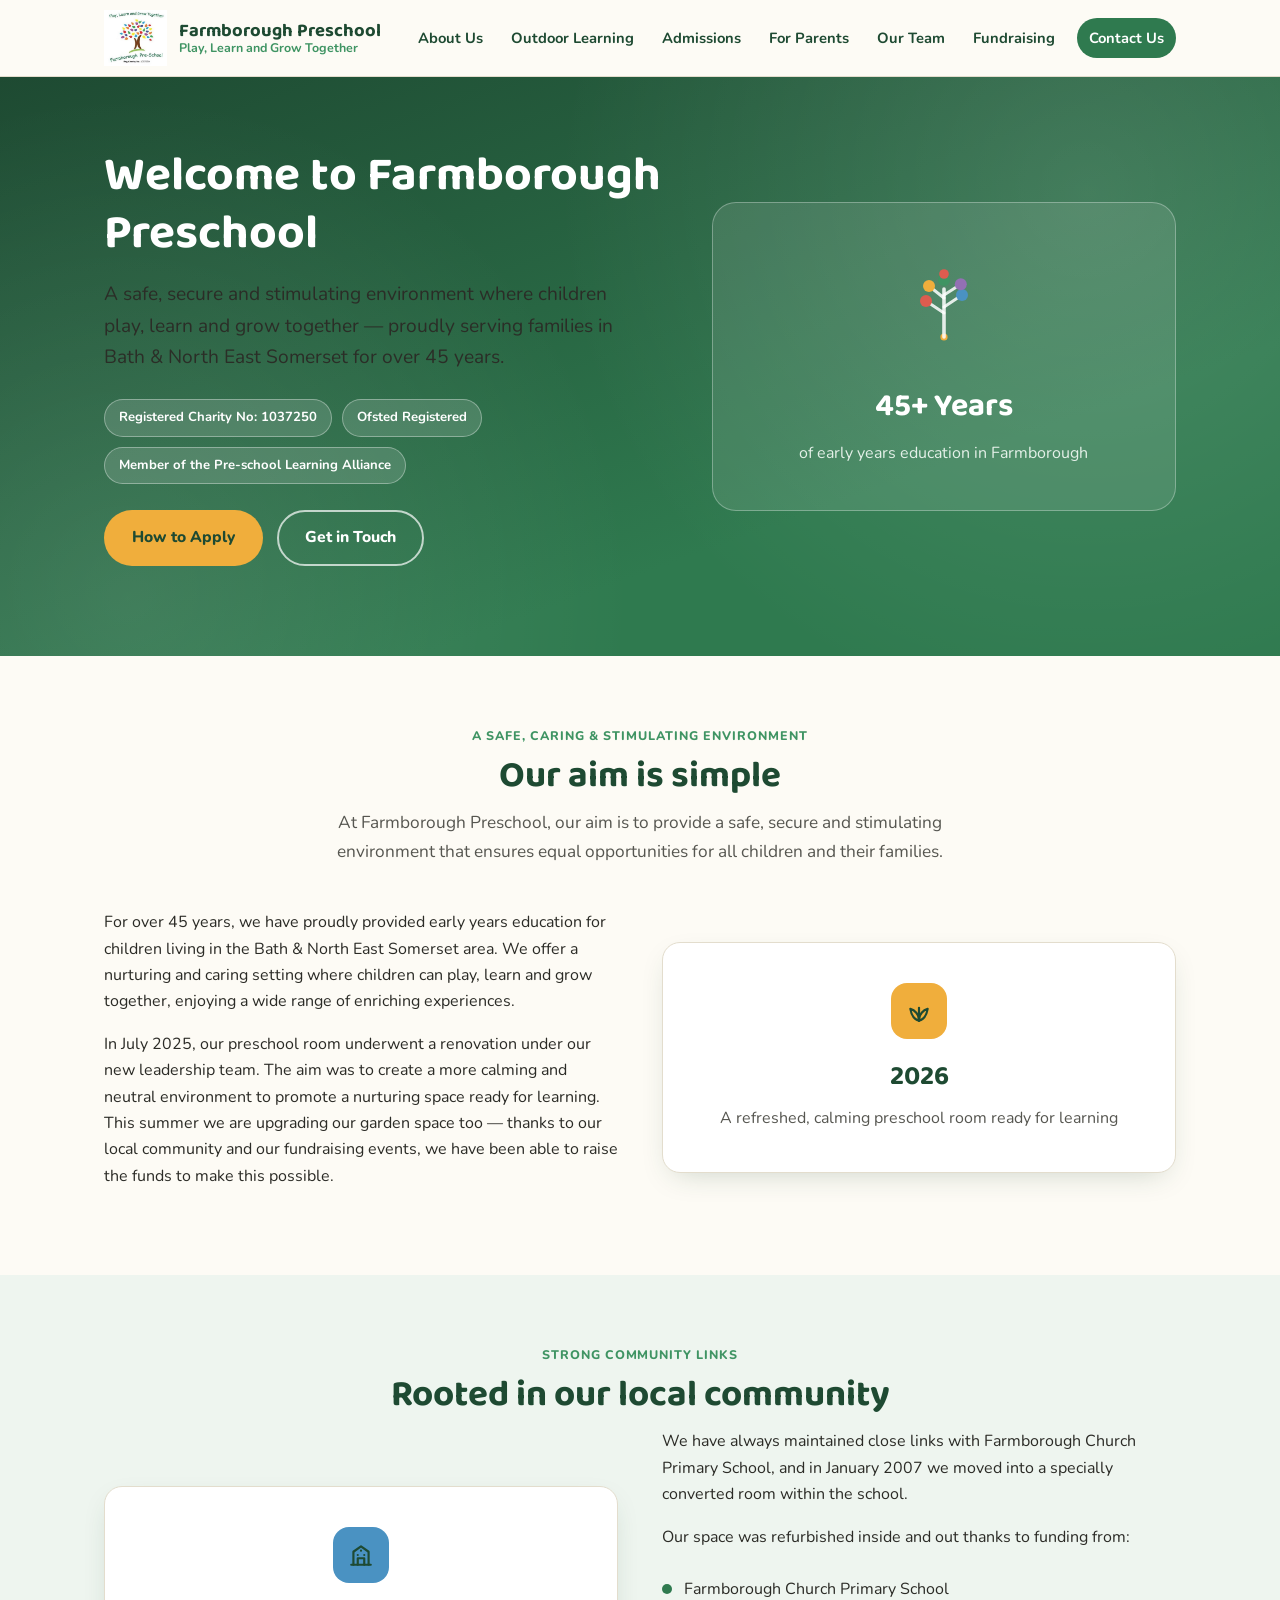
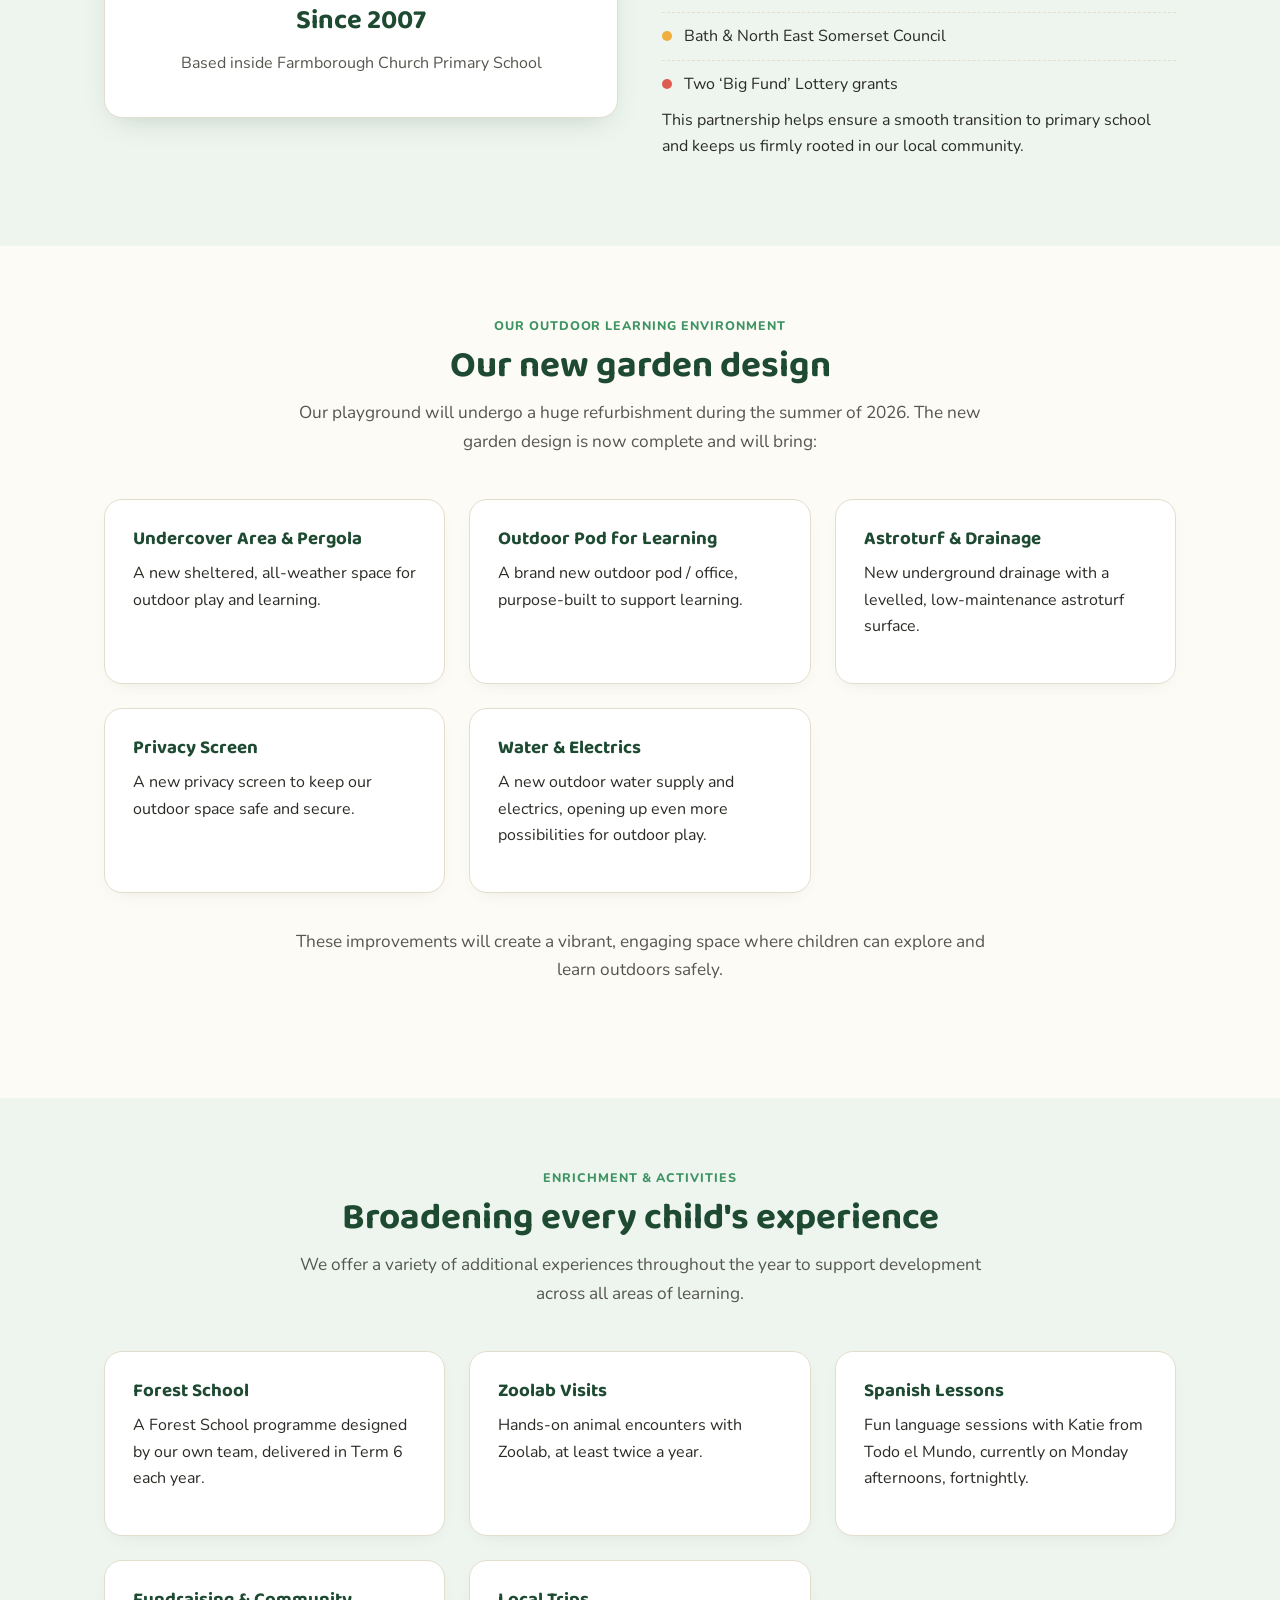
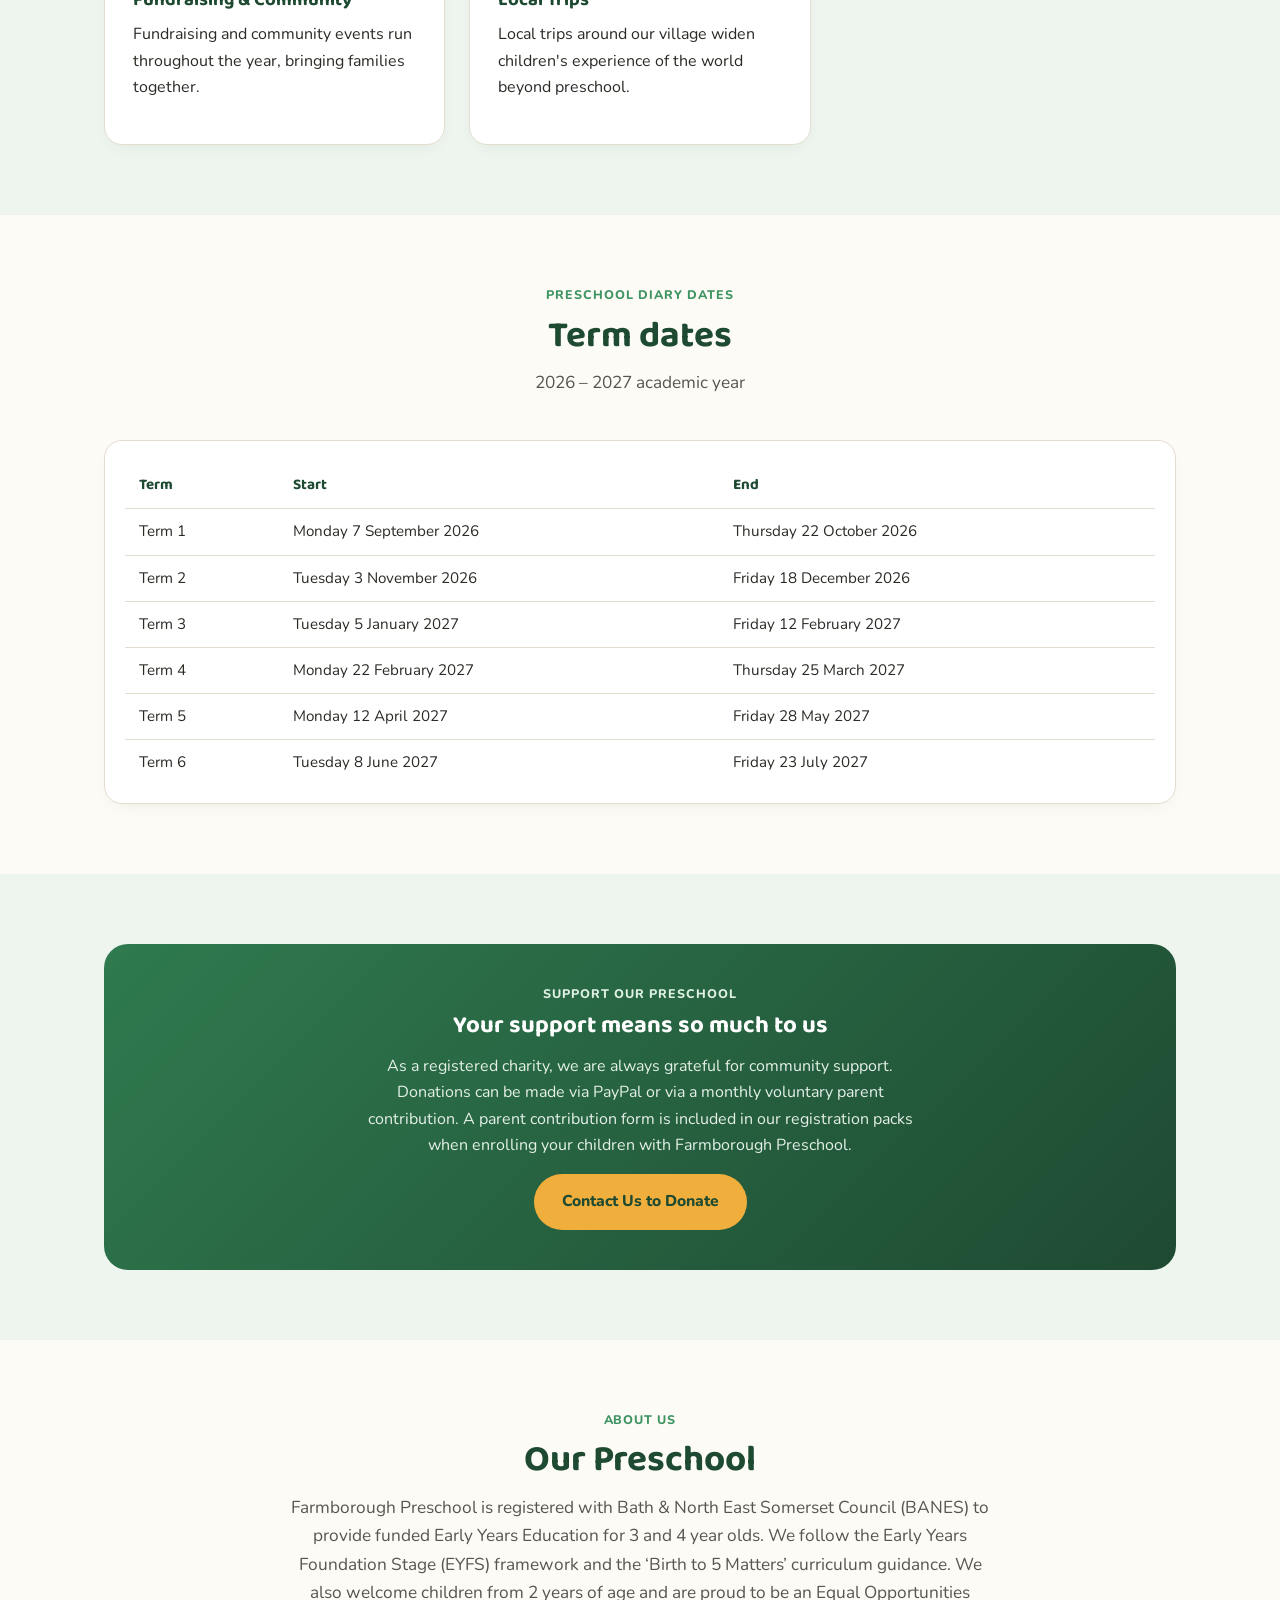
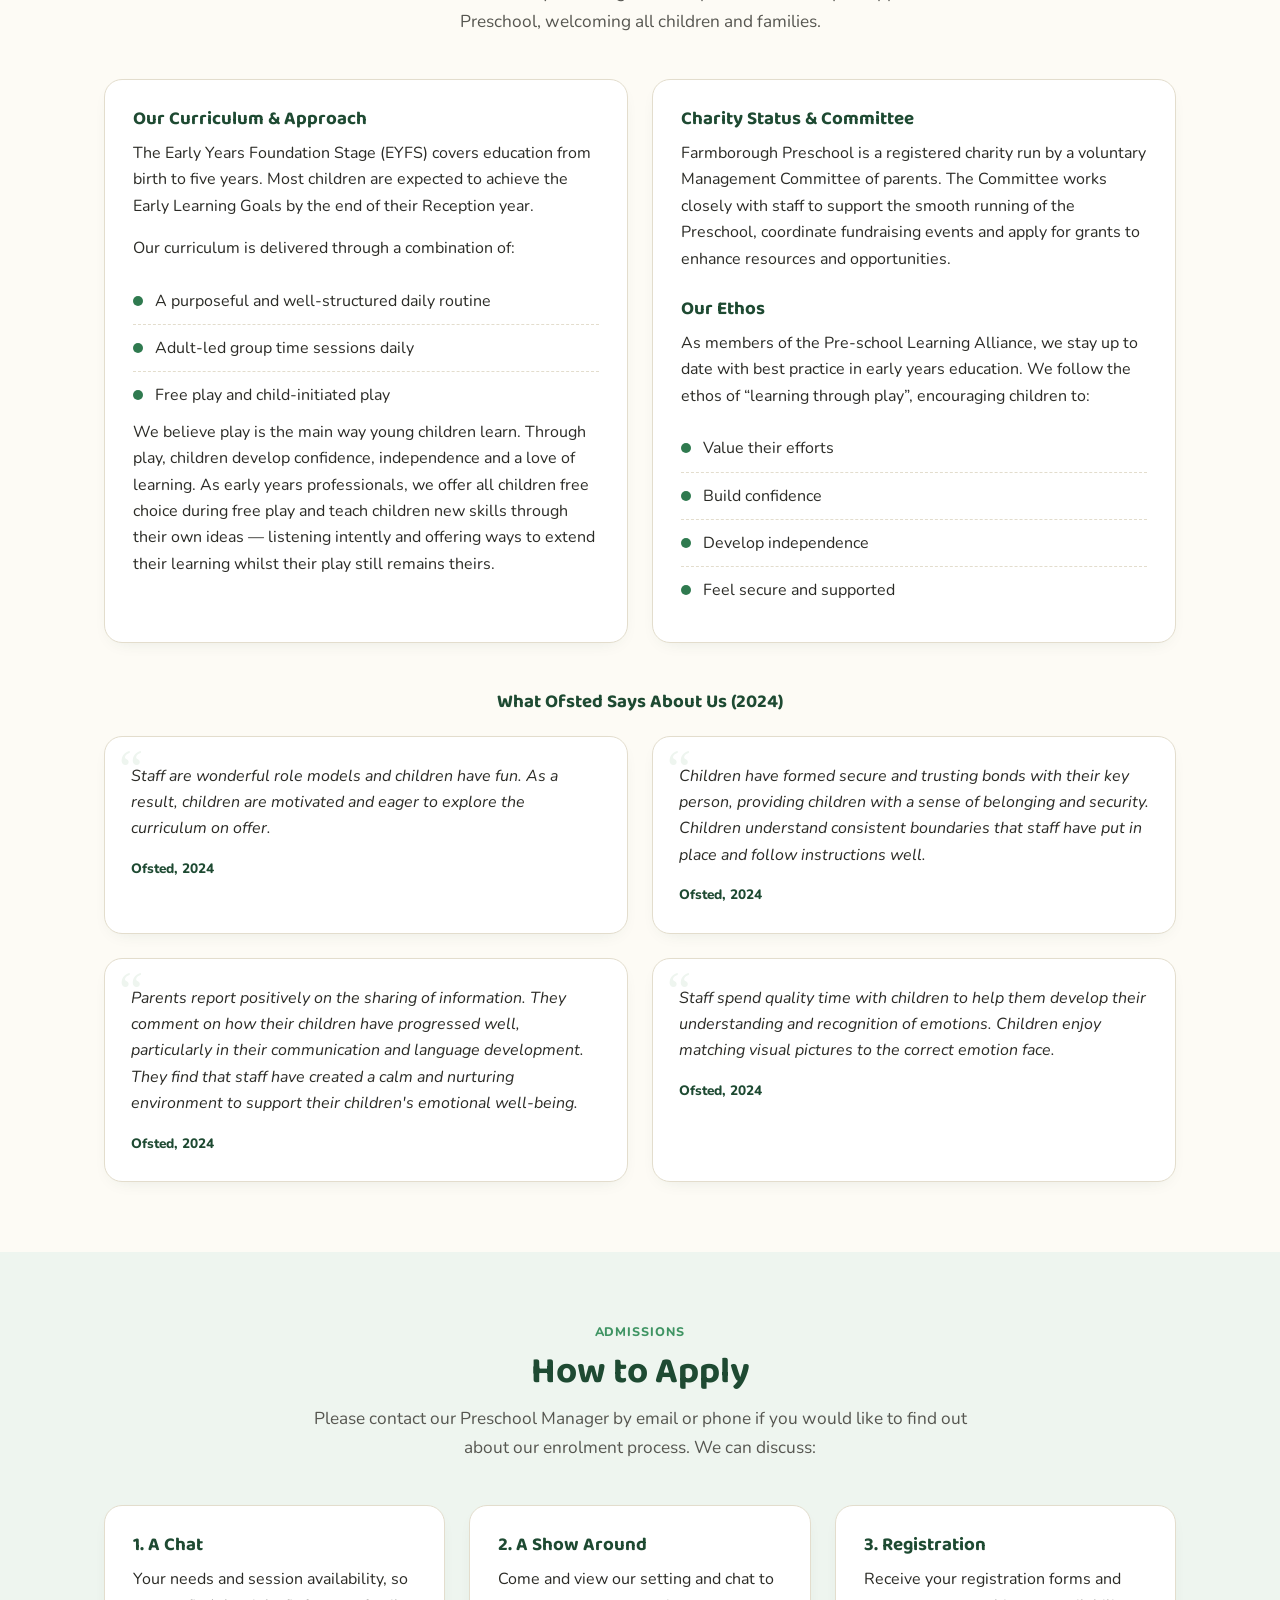
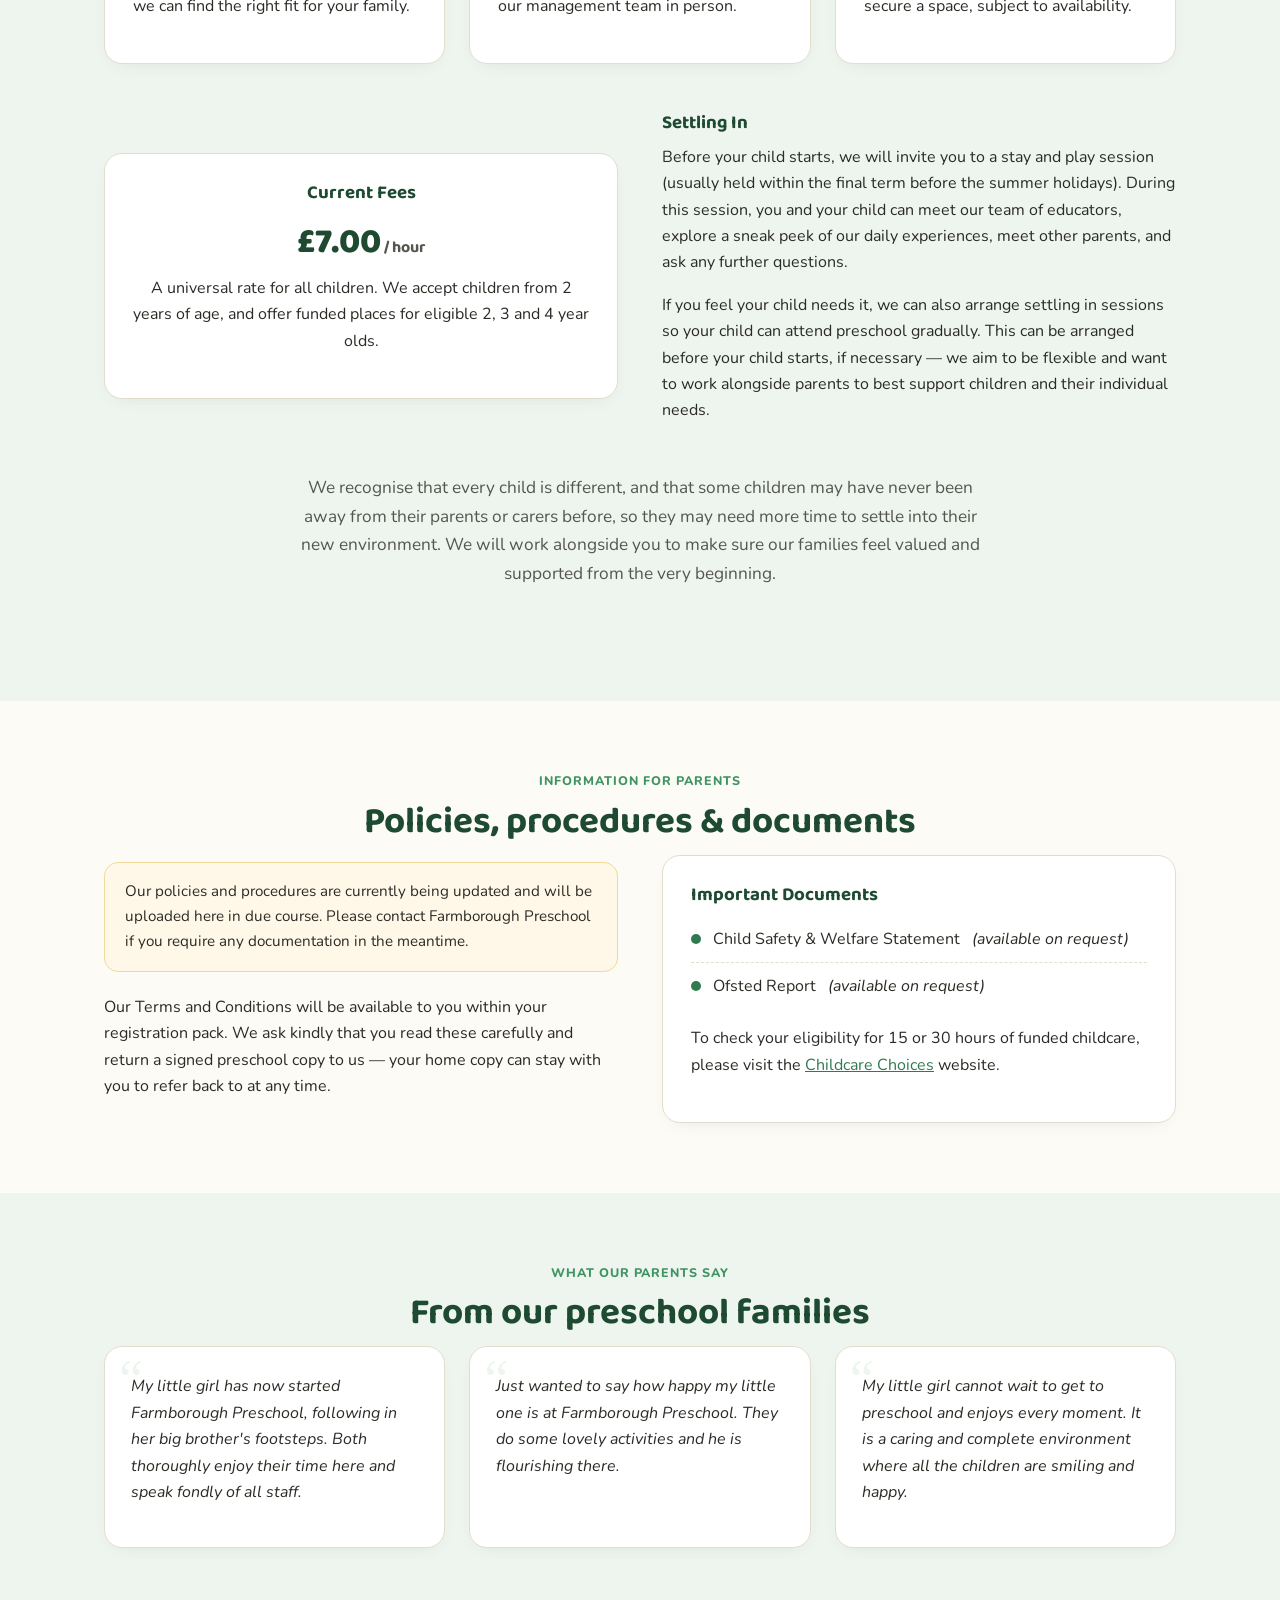
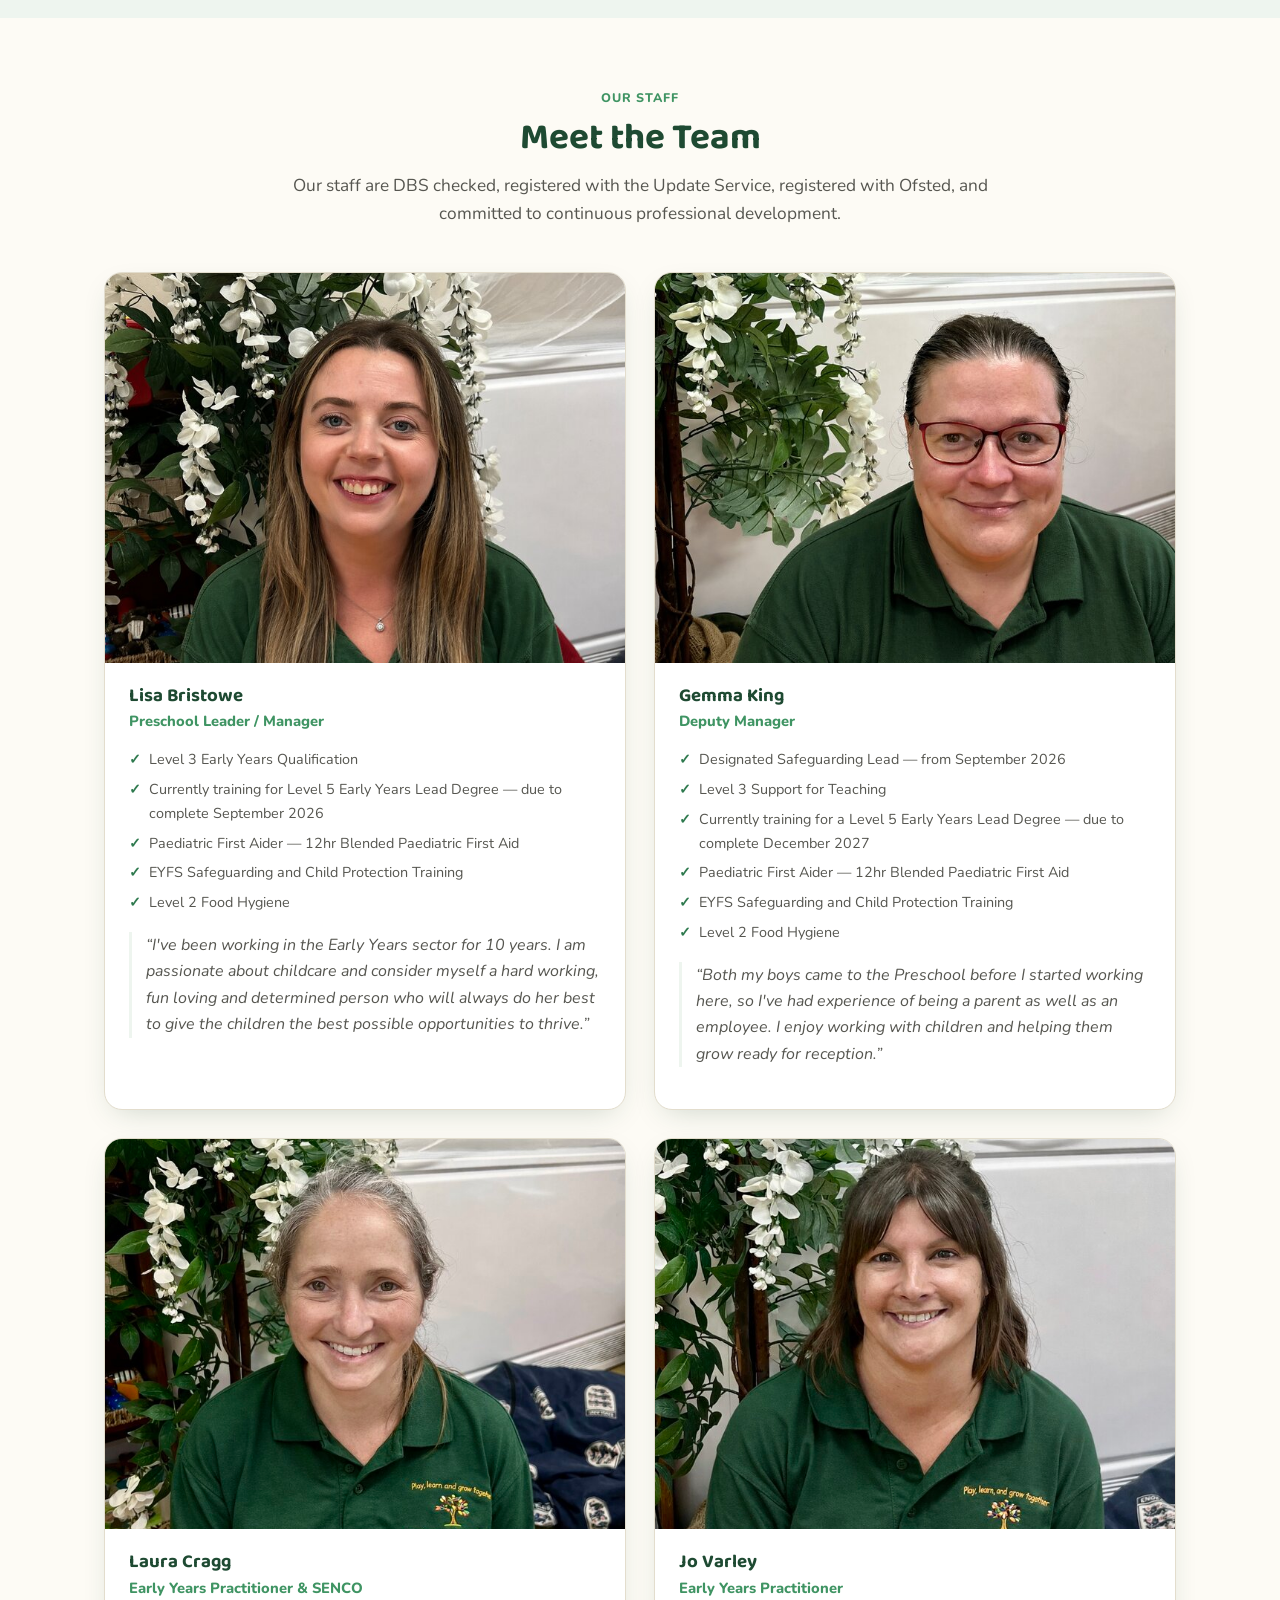
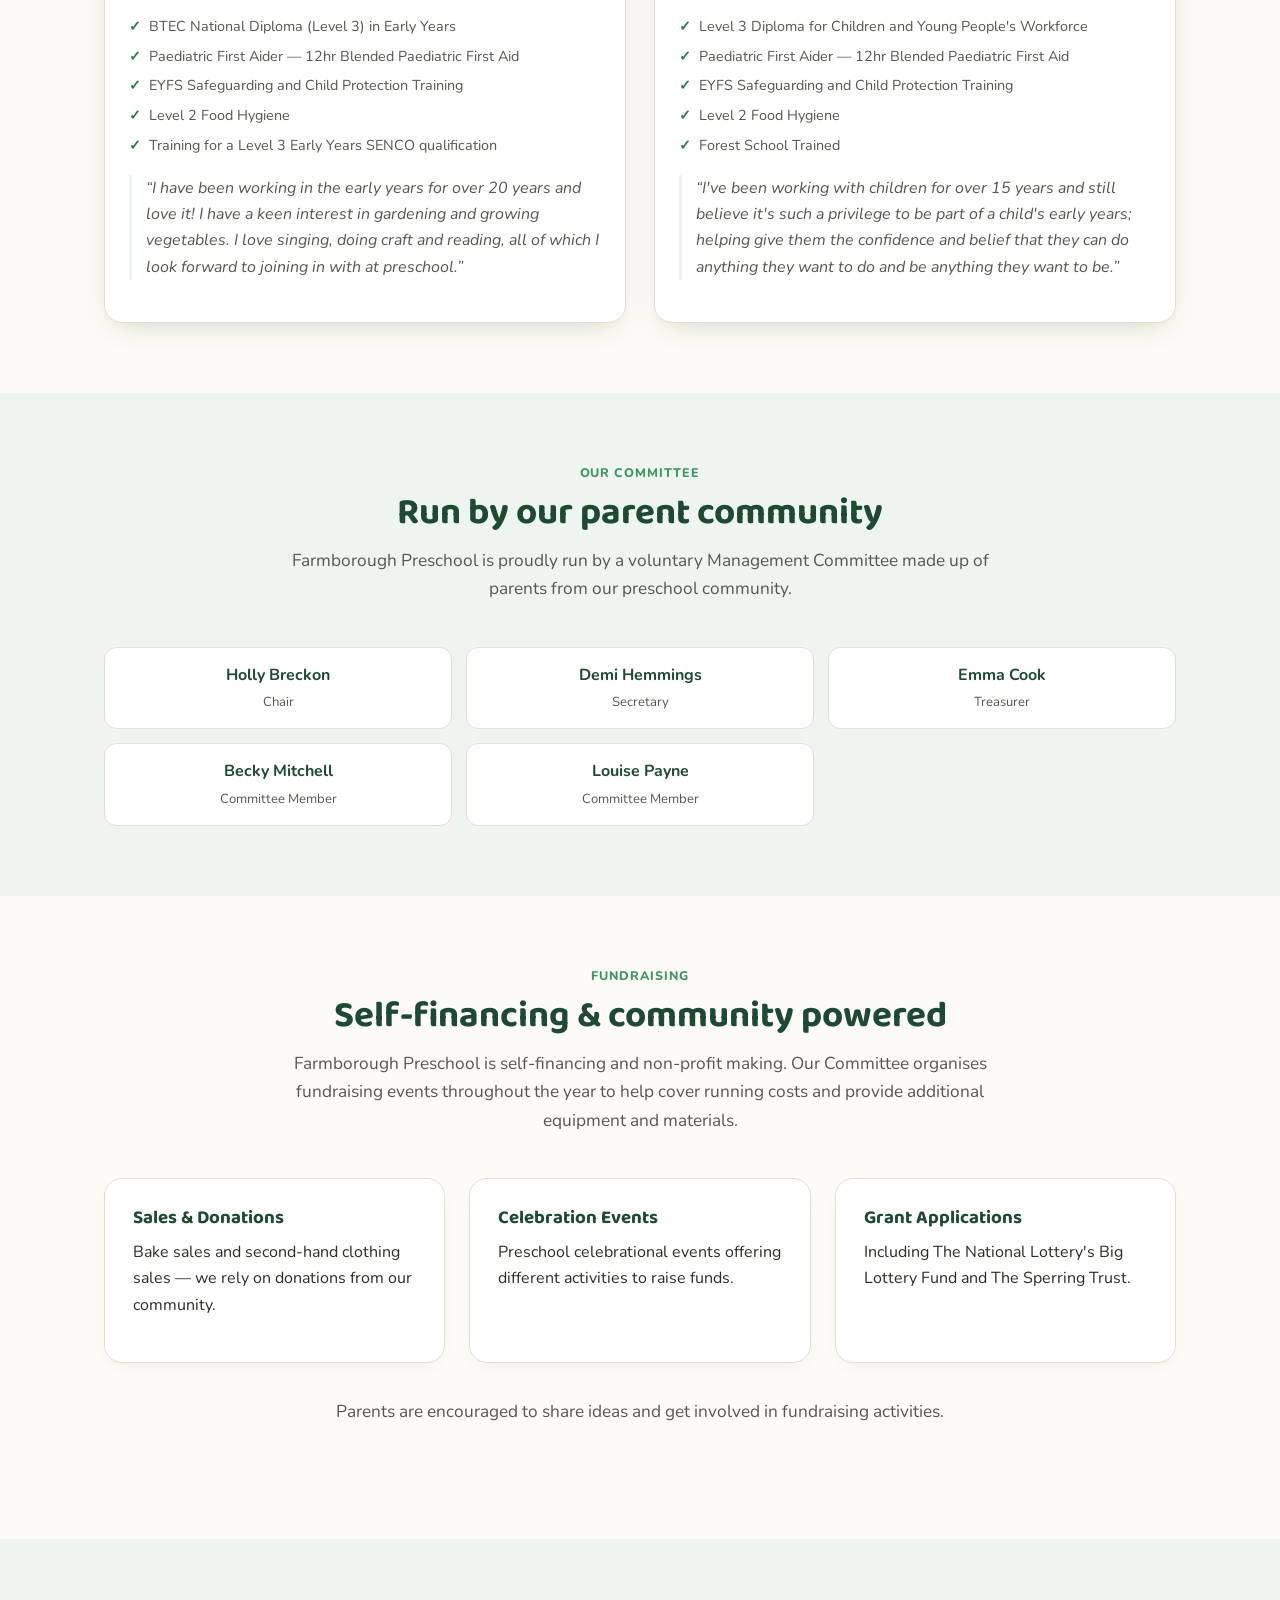
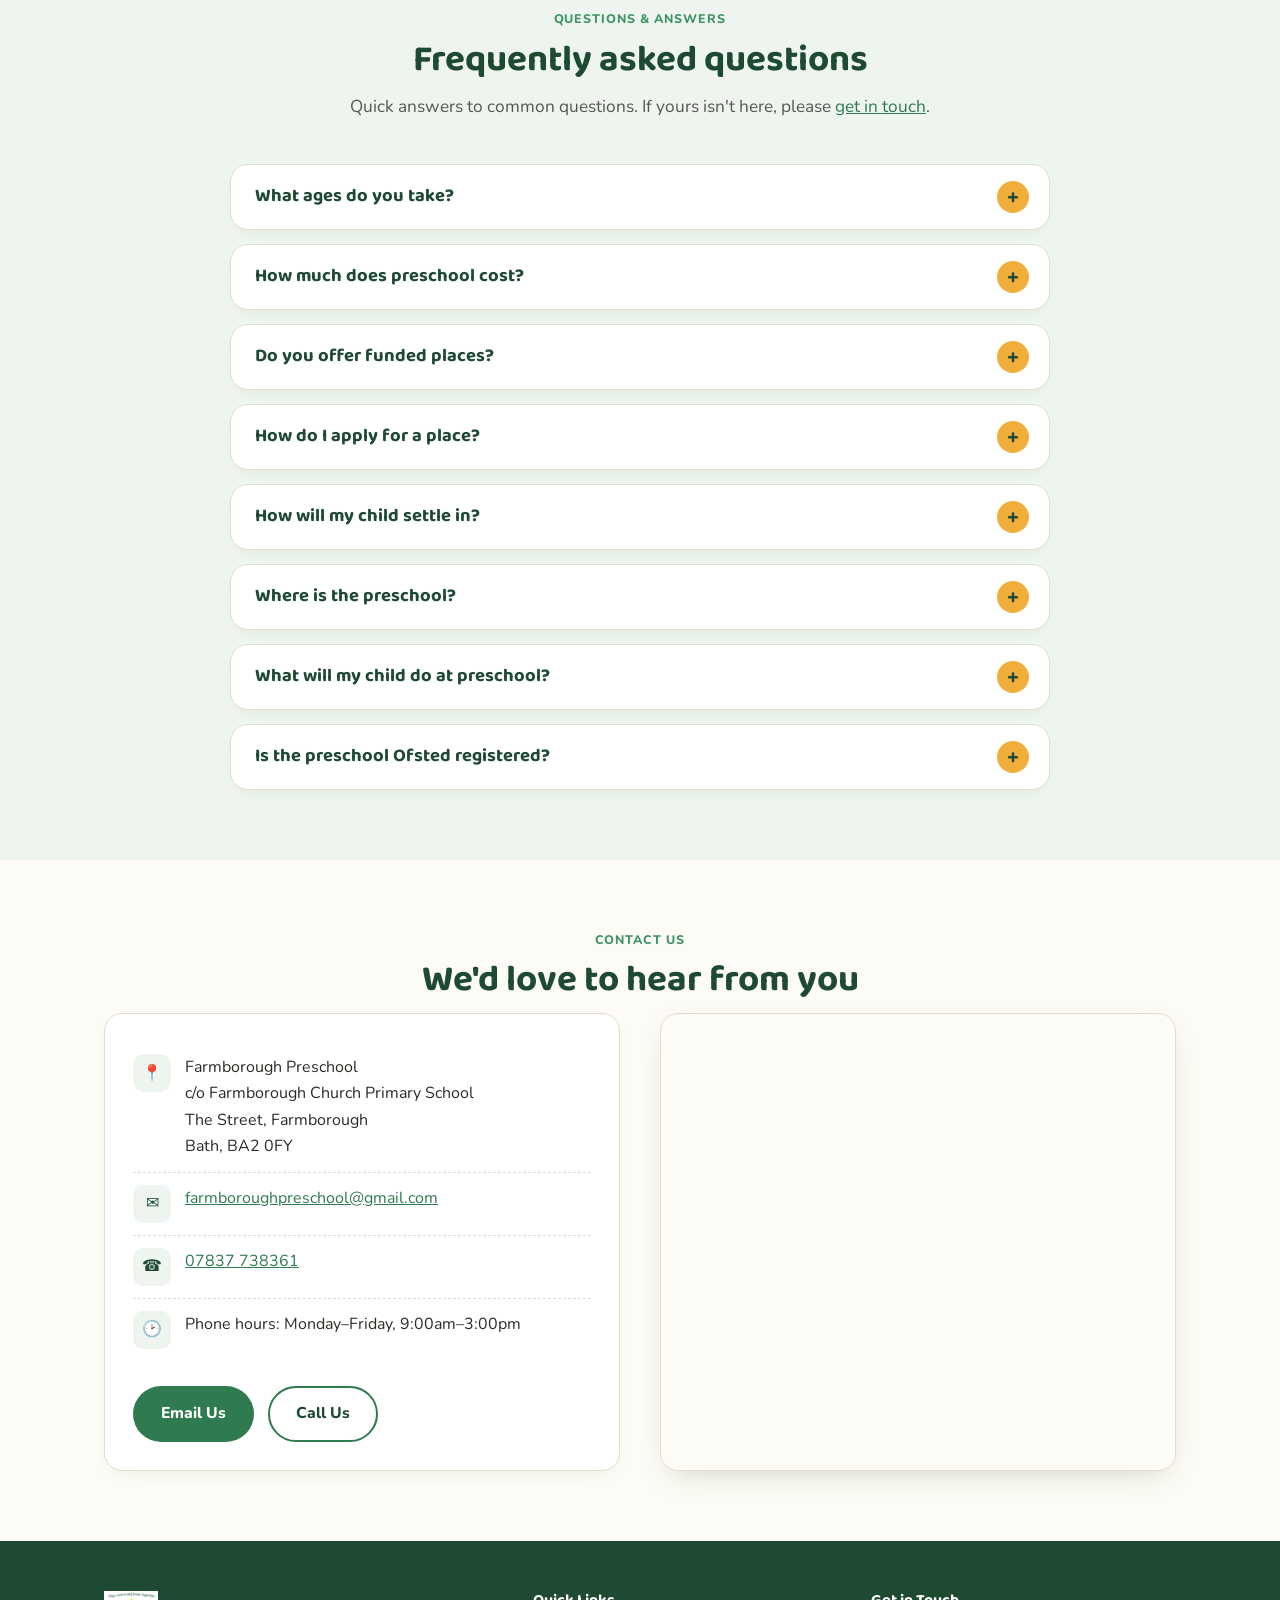
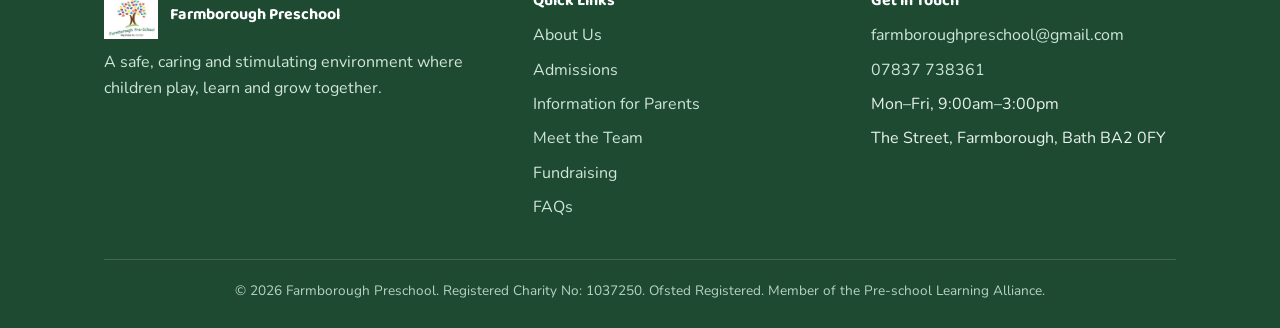
<file: index.html>
<!doctype html>
<html lang="en-GB">
<head>
<meta charset="UTF-8">
<meta name="viewport" content="width=device-width, initial-scale=1">
<title>Farmborough Preschool, Bath | Play, Learn and Grow Together</title>
<meta name="description" content="Farmborough Preschool near Bath: a caring, Ofsted-registered charity preschool for children aged 2 to 4, with funded places for eligible 2, 3 and 4 year olds.">
<link rel="canonical" href="https://www.farmboroughpreschool.com/">
<link rel="icon" type="image/png" sizes="32x32" href="images/favicon-32.png">
<link rel="apple-touch-icon" href="images/apple-touch-icon.png">
<link rel="preconnect" href="https://fonts.googleapis.com">
<link rel="preconnect" href="https://fonts.gstatic.com" crossorigin>
<link href="https://fonts.googleapis.com/css2?family=Baloo+2:wght@500;600;700;800&family=Nunito:wght@400;600;700;800;900&display=swap" rel="stylesheet">
<link rel="stylesheet" href="style.css">
<!-- Social sharing previews: Facebook, WhatsApp, LinkedIn, iMessage, Slack (Open Graph) and X -->
<meta property="og:type" content="website">
<meta property="og:site_name" content="Farmborough Preschool">
<meta property="og:locale" content="en_GB">
<meta property="og:url" content="https://www.farmboroughpreschool.com/">
<meta property="og:title" content="Farmborough Preschool | Play, Learn and Grow Together">
<meta property="og:description" content="A safe, caring preschool in Farmborough, near Bath, for over 45 years. Funded places for eligible 2, 3 and 4 year olds. Registered charity, Ofsted registered.">
<meta property="og:image" content="https://www.farmboroughpreschool.com/images/social-share.jpg">
<meta property="og:image:type" content="image/jpeg">
<meta property="og:image:width" content="1200">
<meta property="og:image:height" content="630">
<meta property="og:image:alt" content="Farmborough Preschool logo with the words Play, Learn and Grow Together">
<meta name="twitter:card" content="summary_large_image">
<meta name="twitter:title" content="Farmborough Preschool | Play, Learn and Grow Together">
<meta name="twitter:description" content="A safe, caring preschool in Farmborough, near Bath, for over 45 years. Funded places for eligible 2, 3 and 4 year olds.">
<meta name="twitter:image" content="https://www.farmboroughpreschool.com/images/social-share.jpg">
<meta name="twitter:image:alt" content="Farmborough Preschool logo with the words Play, Learn and Grow Together">
<meta name="theme-color" content="#1e4a32">
<!-- Structured data for search engines and AI assistants. Keep it in step with the page text below. -->
<script type="application/ld+json">
{
  "@context": "https://schema.org",
  "@graph": [
    {
      "@type": "Preschool",
      "@id": "https://www.farmboroughpreschool.com/#preschool",
      "name": "Farmborough Preschool",
      "alternateName": "Farmborough Pre-School",
      "slogan": "Play, Learn and Grow Together",
      "description": "Farmborough Preschool is a registered charity, run by a voluntary committee of parents, that has provided early years education in Farmborough, Bath & North East Somerset for over 45 years. It is Ofsted registered, follows the Early Years Foundation Stage (EYFS) and the Birth to 5 Matters guidance, welcomes children from 2 years of age, and offers funded places for eligible 2, 3 and 4 year olds.",
      "url": "https://www.farmboroughpreschool.com/",
      "logo": "https://www.farmboroughpreschool.com/images/logo.png",
      "image": "https://www.farmboroughpreschool.com/images/social-share.jpg",
      "telephone": "+447837738361",
      "email": "farmboroughpreschool@gmail.com",
      "address": {
        "@type": "PostalAddress",
        "streetAddress": "c/o Farmborough Church Primary School, The Street",
        "addressLocality": "Farmborough",
        "addressRegion": "Bath and North East Somerset",
        "postalCode": "BA2 0FY",
        "addressCountry": "GB"
      },
      "hasMap": "https://www.google.com/maps?q=Farmborough+Church+Primary+School,+The+Street,+Farmborough,+Bath+BA2+0FY",
      "areaServed": "Farmborough and Bath & North East Somerset",
      "identifier": {
        "@type": "PropertyValue",
        "propertyID": "Registered Charity Number (England and Wales)",
        "value": "1037250"
      },
      "memberOf": {
        "@type": "Organization",
        "name": "Pre-school Learning Alliance"
      },
      "contactPoint": {
        "@type": "ContactPoint",
        "contactType": "admissions",
        "telephone": "+447837738361",
        "email": "farmboroughpreschool@gmail.com",
        "availableLanguage": "en-GB",
        "hoursAvailable": {
          "@type": "OpeningHoursSpecification",
          "dayOfWeek": ["Monday", "Tuesday", "Wednesday", "Thursday", "Friday"],
          "opens": "09:00",
          "closes": "15:00"
        }
      },
      "makesOffer": {
        "@type": "Offer",
        "name": "Preschool sessions",
        "description": "A universal hourly rate for all children from 2 years of age. Funded places are available for eligible 2, 3 and 4 year olds.",
        "itemOffered": {
          "@type": "Service",
          "name": "Preschool sessions",
          "serviceType": "Early years education",
          "audience": {
            "@type": "PeopleAudience",
            "suggestedMinAge": 2,
            "suggestedMaxAge": 4
          }
        },
        "priceSpecification": {
          "@type": "UnitPriceSpecification",
          "price": "7.00",
          "priceCurrency": "GBP",
          "unitCode": "HUR",
          "unitText": "per hour"
        }
      },
      "employee": [
        { "@type": "Person", "name": "Lisa Bristowe", "jobTitle": "Preschool Leader / Manager" },
        { "@type": "Person", "name": "Gemma King", "jobTitle": "Deputy Manager" },
        { "@type": "Person", "name": "Laura Cragg", "jobTitle": "Early Years Practitioner & SENCO" },
        { "@type": "Person", "name": "Jo Varley", "jobTitle": "Early Years Practitioner" }
      ]
    },
    {
      "@type": "WebSite",
      "@id": "https://www.farmboroughpreschool.com/#website",
      "url": "https://www.farmboroughpreschool.com/",
      "name": "Farmborough Preschool",
      "inLanguage": "en-GB",
      "publisher": { "@id": "https://www.farmboroughpreschool.com/#preschool" }
    },
    {
      "@type": ["WebPage", "FAQPage"],
      "@id": "https://www.farmboroughpreschool.com/#webpage",
      "url": "https://www.farmboroughpreschool.com/",
      "name": "Farmborough Preschool, Bath | Play, Learn and Grow Together",
      "inLanguage": "en-GB",
      "isPartOf": { "@id": "https://www.farmboroughpreschool.com/#website" },
      "about": { "@id": "https://www.farmboroughpreschool.com/#preschool" },
      "primaryImageOfPage": {
        "@type": "ImageObject",
        "url": "https://www.farmboroughpreschool.com/images/social-share.jpg",
        "width": 1200,
        "height": 630
      },
      "mainEntity": [
        {
          "@type": "Question",
          "name": "What ages do you take?",
          "acceptedAnswer": {
            "@type": "Answer",
            "text": "We welcome children from 2 years of age, and offer funded places for eligible 2, 3 and 4 year olds."
          }
        },
        {
          "@type": "Question",
          "name": "How much does preschool cost?",
          "acceptedAnswer": {
            "@type": "Answer",
            "text": "Our fee is £7.00 an hour, a universal rate for all children. Funded places are available for eligible 2, 3 and 4 year olds."
          }
        },
        {
          "@type": "Question",
          "name": "Do you offer funded places?",
          "acceptedAnswer": {
            "@type": "Answer",
            "text": "Yes. We are registered with Bath & North East Somerset Council to provide funded Early Years Education, and offer funded places for eligible 2, 3 and 4 year olds. You can check whether you are eligible for 15 or 30 hours of funded childcare on the Childcare Choices website."
          }
        },
        {
          "@type": "Question",
          "name": "How do I apply for a place?",
          "acceptedAnswer": {
            "@type": "Answer",
            "text": "Contact our Preschool Manager by email or phone. We will chat about your needs and session availability, invite you to come and look around and meet our management team, then give you registration forms so you can secure a space, subject to availability."
          }
        },
        {
          "@type": "Question",
          "name": "How will my child settle in?",
          "acceptedAnswer": {
            "@type": "Answer",
            "text": "Before your child starts, we invite you both to a stay and play session, usually held in the final term before the summer holidays, to meet our team and other parents. If your child needs it, we can also arrange settling in sessions so they can start preschool gradually."
          }
        },
        {
          "@type": "Question",
          "name": "Where is the preschool?",
          "acceptedAnswer": {
            "@type": "Answer",
            "text": "We are in a specially converted room within Farmborough Church Primary School, The Street, Farmborough, Bath, BA2 0FY. Our close links with the school help children move smoothly on to primary school."
          }
        },
        {
          "@type": "Question",
          "name": "What will my child do at preschool?",
          "acceptedAnswer": {
            "@type": "Answer",
            "text": "We follow the Early Years Foundation Stage (EYFS) and the Birth to 5 Matters curriculum guidance, and believe play is the main way young children learn. Each day has a structured routine, adult-led group time and plenty of free play, plus extras through the year such as Forest School, Zoolab visits, Spanish lessons and local trips."
          }
        },
        {
          "@type": "Question",
          "name": "Is the preschool Ofsted registered?",
          "acceptedAnswer": {
            "@type": "Answer",
            "text": "Yes. Farmborough Preschool is Ofsted registered, and our staff are DBS checked, registered with the Update Service and registered with Ofsted. We are also a registered charity (No. 1037250), run by a voluntary committee of parents."
          }
        }
      ]
    }
  ]
}
</script>
</head>
<body>
<a class="skip-link" href="#main">Skip to content</a>

<header class="site-header">
  <div class="header-inner">
    <a class="brand" href="#home">
      <img src="images/logo.png" alt="Farmborough Preschool logo">
      <span class="brand-text">
        <strong>Farmborough Preschool</strong>
        <span>Play, Learn and Grow Together</span>
      </span>
    </a>
    <button class="nav-toggle" id="navToggle" aria-label="Toggle menu" aria-expanded="false">
      <span></span><span></span><span></span>
    </button>
    <nav class="main-nav" id="mainNav">
      <a href="#about">About Us</a>
      <a href="#outdoor">Outdoor Learning</a>
      <a href="#admissions">Admissions</a>
      <a href="#parents">For Parents</a>
      <a href="#team">Our Team</a>
      <a href="#fundraising">Fundraising</a>
      <a class="nav-cta" href="#contact">Contact Us</a>
    </nav>
  </div>
</header>

<main id="main">

  <!-- HERO / HOME -->
  <section class="hero anchor-offset" id="home">
    <div class="hero-inner">
      <div>
        <h1>Welcome to Farmborough Preschool</h1>
        <p class="tagline">A safe, secure and stimulating environment where children play, learn and grow together &mdash; proudly serving families in Bath &amp; North East Somerset for over 45 years.</p>
        <div class="badges">
          <span class="badge">Registered Charity No: 1037250</span>
          <span class="badge">Ofsted Registered</span>
          <span class="badge">Member of the Pre-school Learning Alliance</span>
        </div>
        <div class="hero-buttons">
          <a class="btn btn-primary" href="#admissions">How to Apply</a>
          <a class="btn btn-outline" href="#contact">Get in Touch</a>
        </div>
      </div>
      <div class="hero-badge-panel">
        <svg viewBox="0 0 200 200" width="120" height="120" aria-hidden="true">
          <circle cx="100" cy="150" r="6" fill="#f0ae3c"/>
          <path d="M100 150 L100 70" stroke="#fff" stroke-width="6" stroke-linecap="round" opacity="0.85"/>
          <path d="M100 110 L70 90 M100 100 L130 80 M100 85 L75 65 M100 80 L128 62" stroke="#fff" stroke-width="5" stroke-linecap="round" opacity="0.85"/>
          <circle cx="70" cy="90" r="10" fill="#dd5c4f"/>
          <circle cx="130" cy="80" r="10" fill="#4a92c2"/>
          <circle cx="75" cy="65" r="10" fill="#f0ae3c"/>
          <circle cx="128" cy="62" r="10" fill="#9370b3"/>
          <circle cx="100" cy="55" r="10" fill="#3f9463"/>
          <circle cx="100" cy="45" r="8" fill="#dd5c4f"/>
        </svg>
        <strong>45+ Years</strong>
        <span>of early years education in Farmborough</span>
      </div>
    </div>
  </section>

  <!-- WELCOME / SAFE CARING -->
  <section class="section" id="welcome">
    <div class="container">
      <span class="eyebrow">A Safe, Caring &amp; Stimulating Environment</span>
      <h2 class="section-title">Our aim is simple</h2>
      <p class="lede">At Farmborough Preschool, our aim is to provide a safe, secure and stimulating environment that ensures equal opportunities for all children and their families.</p>
      <div class="two-col">
        <div>
          <p>For over 45 years, we have proudly provided early years education for children living in the Bath &amp; North East Somerset area. We offer a nurturing and caring setting where children can play, learn and grow together, enjoying a wide range of enriching experiences.</p>
          <p>In July 2025, our preschool room underwent a renovation under our new leadership team. The aim was to create a more calming and neutral environment to promote a nurturing space ready for learning. This summer we are upgrading our garden space too &mdash; thanks to our local community and our fundraising events, we have been able to raise the funds to make this possible.</p>
        </div>
        <div class="stat-card">
          <span class="stat-icon" style="background:var(--yellow);">
            <svg viewBox="0 0 24 24" width="26" height="26" fill="none" stroke="#1e4a32" stroke-width="2" stroke-linecap="round" stroke-linejoin="round" aria-hidden="true"><path d="M12 21c0-6 4-10 8-11-1 6-4 10-8 11Z"/><path d="M12 21c0-6-4-10-8-11 1 6 4 10 8 11Z"/><path d="M12 21V9"/></svg>
          </span>
          <strong id="roomYear">2026</strong>
          <span>A refreshed, calming preschool room ready for learning</span>
        </div>
      </div>
    </div>
  </section>

  <!-- COMMUNITY LINKS -->
  <section class="section alt" id="community">
    <div class="container">
      <span class="eyebrow">Strong Community Links</span>
      <h2 class="section-title">Rooted in our local community</h2>
      <div class="two-col">
        <div class="stat-card">
          <span class="stat-icon" style="background:var(--blue);">
            <svg viewBox="0 0 24 24" width="26" height="26" fill="none" stroke="#1e4a32" stroke-width="2" stroke-linecap="round" stroke-linejoin="round" aria-hidden="true"><path d="M3 21h18"/><path d="M5 21V9l7-5 7 5v12"/><path d="M9 21v-6h6v6"/><path d="M9 12h.01M15 12h.01M12 8h.01"/></svg>
          </span>
          <strong>Since 2007</strong>
          <span>Based inside Farmborough Church Primary School</span>
        </div>
        <div>
          <p>We have always maintained close links with Farmborough Church Primary School, and in January 2007 we moved into a specially converted room within the school.</p>
          <p>Our space was refurbished inside and out thanks to funding from:</p>
          <ul class="icon-list multicolor">
            <li><span class="dot"></span> Farmborough Church Primary School</li>
            <li><span class="dot"></span> Bath &amp; North East Somerset Council</li>
            <li><span class="dot"></span> Two &lsquo;Big Fund&rsquo; Lottery grants</li>
          </ul>
          <p>This partnership helps ensure a smooth transition to primary school and keeps us firmly rooted in our local community.</p>
        </div>
      </div>
    </div>
  </section>

  <!-- OUTDOOR LEARNING -->
  <section class="section anchor-offset" id="outdoor">
    <div class="container">
      <span class="eyebrow">Our Outdoor Learning Environment</span>
      <h2 class="section-title">Our new garden design</h2>
      <p class="lede">Our playground will undergo a huge refurbishment during the summer of 2026. The new garden design is now complete and will bring:</p>
      <div class="grid-3">
        <div class="card">
          <h3>Undercover Area &amp; Pergola</h3>
          <p>A new sheltered, all-weather space for outdoor play and learning.</p>
        </div>
        <div class="card">
          <h3>Outdoor Pod for Learning</h3>
          <p>A brand new outdoor pod / office, purpose-built to support learning.</p>
        </div>
        <div class="card">
          <h3>Astroturf &amp; Drainage</h3>
          <p>New underground drainage with a levelled, low-maintenance astroturf surface.</p>
        </div>
        <div class="card">
          <h3>Privacy Screen</h3>
          <p>A new privacy screen to keep our outdoor space safe and secure.</p>
        </div>
        <div class="card">
          <h3>Water &amp; Electrics</h3>
          <p>A new outdoor water supply and electrics, opening up even more possibilities for outdoor play.</p>
        </div>
      </div>
      <p class="lede" style="margin-top:2em;">These improvements will create a vibrant, engaging space where children can explore and learn outdoors safely.</p>
    </div>
  </section>

  <!-- ENRICHMENT -->
  <section class="section alt" id="enrichment">
    <div class="container">
      <span class="eyebrow">Enrichment &amp; Activities</span>
      <h2 class="section-title">Broadening every child's experience</h2>
      <p class="lede">We offer a variety of additional experiences throughout the year to support development across all areas of learning.</p>
      <div class="grid-3">
        <div class="card">
          <h3>Forest School</h3>
          <p>A Forest School programme designed by our own team, delivered in Term 6 each year.</p>
        </div>
        <div class="card">
          <h3>Zoolab Visits</h3>
          <p>Hands-on animal encounters with Zoolab, at least twice a year.</p>
        </div>
        <div class="card">
          <h3>Spanish Lessons</h3>
          <p>Fun language sessions with Katie from Todo el Mundo, currently on Monday afternoons, fortnightly.</p>
        </div>
        <div class="card">
          <h3>Fundraising &amp; Community</h3>
          <p>Fundraising and community events run throughout the year, bringing families together.</p>
        </div>
        <div class="card">
          <h3>Local Trips</h3>
          <p>Local trips around our village widen children's experience of the world beyond preschool.</p>
        </div>
      </div>
    </div>
  </section>

  <!-- DIARY DATES -->
  <section class="section anchor-offset" id="dates">
    <div class="container">
      <span class="eyebrow">Preschool Diary Dates</span>
      <h2 class="section-title">Term dates</h2>
      <p class="lede">2026 &ndash; 2027 academic year</p>

      <div class="dates-wrap">
        <div class="dates-panel active" id="dates-next">
          <table class="term-table">
            <tr><th>Term</th><th>Start</th><th>End</th></tr>
            <tr><td>Term 1</td><td>Monday 7 September 2026</td><td>Thursday 22 October 2026</td></tr>
            <tr><td>Term 2</td><td>Tuesday 3 November 2026</td><td>Friday 18 December 2026</td></tr>
            <tr><td>Term 3</td><td>Tuesday 5 January 2027</td><td>Friday 12 February 2027</td></tr>
            <tr><td>Term 4</td><td>Monday 22 February 2027</td><td>Thursday 25 March 2027</td></tr>
            <tr><td>Term 5</td><td>Monday 12 April 2027</td><td>Friday 28 May 2027</td></tr>
            <tr><td>Term 6</td><td>Tuesday 8 June 2027</td><td>Friday 23 July 2027</td></tr>
          </table>
        </div>
      </div>
    </div>
  </section>

  <!-- SUPPORT US -->
  <section class="section alt" id="support">
    <div class="container">
      <div class="donate-card">
        <span class="eyebrow" style="color:#dff0e5;">Support Our Preschool</span>
        <h2>Your support means so much to us</h2>
        <p>As a registered charity, we are always grateful for community support. Donations can be made via PayPal or via a monthly voluntary parent contribution. A parent contribution form is included in our registration packs when enrolling your children with Farmborough Preschool.</p>
        <div class="hero-buttons" style="justify-content:center;">
          <a class="btn btn-primary" href="#contact">Contact Us to Donate</a>
        </div>
      </div>
    </div>
  </section>

  <!-- ABOUT US -->
  <section class="section anchor-offset" id="about">
    <div class="container">
      <span class="eyebrow">About Us</span>
      <h2 class="section-title">Our Preschool</h2>
      <p class="lede">Farmborough Preschool is registered with Bath &amp; North East Somerset Council (BANES) to provide funded Early Years Education for 3 and 4 year olds. We follow the Early Years Foundation Stage (EYFS) framework and the &lsquo;Birth to 5 Matters&rsquo; curriculum guidance. We also welcome children from 2 years of age and are proud to be an Equal Opportunities Preschool, welcoming all children and families.</p>

      <div class="grid-2" style="margin-top:2.5em;">
        <div class="card">
          <h3>Our Curriculum &amp; Approach</h3>
          <p>The Early Years Foundation Stage (EYFS) covers education from birth to five years. Most children are expected to achieve the Early Learning Goals by the end of their Reception year.</p>
          <p>Our curriculum is delivered through a combination of:</p>
          <ul class="icon-list">
            <li><span class="dot"></span> A purposeful and well-structured daily routine</li>
            <li><span class="dot"></span> Adult-led group time sessions daily</li>
            <li><span class="dot"></span> Free play and child-initiated play</li>
          </ul>
          <p>We believe play is the main way young children learn. Through play, children develop confidence, independence and a love of learning. As early years professionals, we offer all children free choice during free play and teach children new skills through their own ideas &mdash; listening intently and offering ways to extend their learning whilst their play still remains theirs.</p>
        </div>
        <div class="card">
          <h3>Charity Status &amp; Committee</h3>
          <p>Farmborough Preschool is a registered charity run by a voluntary Management Committee of parents. The Committee works closely with staff to support the smooth running of the Preschool, coordinate fundraising events and apply for grants to enhance resources and opportunities.</p>
          <h3 style="margin-top:1.4em;">Our Ethos</h3>
          <p>As members of the Pre-school Learning Alliance, we stay up to date with best practice in early years education. We follow the ethos of &ldquo;learning through play&rdquo;, encouraging children to:</p>
          <ul class="icon-list">
            <li><span class="dot"></span> Value their efforts</li>
            <li><span class="dot"></span> Build confidence</li>
            <li><span class="dot"></span> Develop independence</li>
            <li><span class="dot"></span> Feel secure and supported</li>
          </ul>
        </div>
      </div>

      <div style="margin-top:3em;">
        <h3 style="text-align:center;">What Ofsted Says About Us (2024)</h3>
        <div class="grid-2" style="margin-top:1.4em;">
          <div class="quote-card">
            <p>Staff are wonderful role models and children have fun. As a result, children are motivated and eager to explore the curriculum on offer.</p>
            <span class="quote-source">Ofsted, 2024</span>
          </div>
          <div class="quote-card">
            <p>Children have formed secure and trusting bonds with their key person, providing children with a sense of belonging and security. Children understand consistent boundaries that staff have put in place and follow instructions well.</p>
            <span class="quote-source">Ofsted, 2024</span>
          </div>
          <div class="quote-card">
            <p>Parents report positively on the sharing of information. They comment on how their children have progressed well, particularly in their communication and language development. They find that staff have created a calm and nurturing environment to support their children's emotional well-being.</p>
            <span class="quote-source">Ofsted, 2024</span>
          </div>
          <div class="quote-card">
            <p>Staff spend quality time with children to help them develop their understanding and recognition of emotions. Children enjoy matching visual pictures to the correct emotion face.</p>
            <span class="quote-source">Ofsted, 2024</span>
          </div>
        </div>
      </div>
    </div>
  </section>

  <!-- ADMISSIONS -->
  <section class="section alt anchor-offset" id="admissions">
    <div class="container">
      <span class="eyebrow">Admissions</span>
      <h2 class="section-title">How to Apply</h2>
      <p class="lede">Please contact our Preschool Manager by email or phone if you would like to find out about our enrolment process. We can discuss:</p>
      <div class="grid-3">
        <div class="card">
          <h3>1. A Chat</h3>
          <p>Your needs and session availability, so we can find the right fit for your family.</p>
        </div>
        <div class="card">
          <h3>2. A Show Around</h3>
          <p>Come and view our setting and chat to our management team in person.</p>
        </div>
        <div class="card">
          <h3>3. Registration</h3>
          <p>Receive your registration forms and secure a space, subject to availability.</p>
        </div>
      </div>

      <div class="two-col" style="margin-top:3em;">
        <div class="card" style="text-align:center;">
          <h3>Current Fees</h3>
          <p style="font-size:2.2rem;font-family:'Baloo 2',sans-serif;color:var(--green-dark);font-weight:800;margin-bottom:0.1em;">&pound;7.00<span style="font-size:1rem;color:var(--text-soft);font-weight:700;"> / hour</span></p>
          <p>A universal rate for all children. We accept children from 2 years of age, and offer funded places for eligible 2, 3 and 4 year olds.</p>
        </div>
        <div>
          <h3>Settling In</h3>
          <p>Before your child starts, we will invite you to a stay and play session (usually held within the final term before the summer holidays). During this session, you and your child can meet our team of educators, explore a sneak peek of our daily experiences, meet other parents, and ask any further questions.</p>
          <p>If you feel your child needs it, we can also arrange settling in sessions so your child can attend preschool gradually. This can be arranged before your child starts, if necessary &mdash; we aim to be flexible and want to work alongside parents to best support children and their individual needs.</p>
        </div>
      </div>
      <p class="lede" style="margin-top:2em;">We recognise that every child is different, and that some children may have never been away from their parents or carers before, so they may need more time to settle into their new environment. We will work alongside you to make sure our families feel valued and supported from the very beginning.</p>
    </div>
  </section>

  <!-- INFO FOR PARENTS -->
  <section class="section anchor-offset" id="parents">
    <div class="container">
      <span class="eyebrow">Information for Parents</span>
      <h2 class="section-title">Policies, procedures &amp; documents</h2>
      <div class="two-col">
        <div>
          <div class="info-note">Our policies and procedures are currently being updated and will be uploaded here in due course. Please contact Farmborough Preschool if you require any documentation in the meantime.</div>
          <p style="margin-top:1.4em;">Our Terms and Conditions will be available to you within your registration pack. We ask kindly that you read these carefully and return a signed preschool copy to us &mdash; your home copy can stay with you to refer back to at any time.</p>
        </div>
        <div class="card">
          <h3>Important Documents</h3>
          <ul class="icon-list">
            <li><span class="dot"></span> Child Safety &amp; Welfare Statement <em>(available on request)</em></li>
            <li><span class="dot"></span> Ofsted Report <em>(available on request)</em></li>
          </ul>
          <p style="margin-top:1em;">To check your eligibility for 15 or 30 hours of funded childcare, please visit the <a href="https://www.childcarechoices.gov.uk/" target="_blank" rel="noopener">Childcare Choices</a> website.</p>
        </div>
      </div>
    </div>
  </section>

  <!-- TESTIMONIALS -->
  <section class="section alt" id="testimonials">
    <div class="container">
      <span class="eyebrow">What Our Parents Say</span>
      <h2 class="section-title">From our preschool families</h2>
      <div class="grid-3">
        <div class="quote-card">
          <p>My little girl has now started Farmborough Preschool, following in her big brother's footsteps. Both thoroughly enjoy their time here and speak fondly of all staff.</p>
        </div>
        <div class="quote-card">
          <p>Just wanted to say how happy my little one is at Farmborough Preschool. They do some lovely activities and he is flourishing there.</p>
        </div>
        <div class="quote-card">
          <p>My little girl cannot wait to get to preschool and enjoys every moment. It is a caring and complete environment where all the children are smiling and happy.</p>
        </div>
      </div>
    </div>
  </section>

  <!-- OUR STAFF -->
  <section class="section anchor-offset" id="team">
    <div class="container">
      <span class="eyebrow">Our Staff</span>
      <h2 class="section-title">Meet the Team</h2>
      <p class="lede">Our staff are DBS checked, registered with the Update Service, registered with Ofsted, and committed to continuous professional development.</p>

      <div class="staff-grid">
        <div class="staff-card">
          <div class="staff-photo"><img src="images/staff-lisa.jpg" alt="Lisa Bristowe, Preschool Leader / Manager at Farmborough Preschool"></div>
          <div class="staff-body">
            <h3>Lisa Bristowe</h3>
            <div class="staff-role">Preschool Leader / Manager</div>
            <ul class="staff-quals">
              <li>Level 3 Early Years Qualification</li>
              <li>Currently training for Level 5 Early Years Lead Degree &mdash; due to complete September 2026</li>
              <li>Paediatric First Aider &mdash; 12hr Blended Paediatric First Aid</li>
              <li>EYFS Safeguarding and Child Protection Training</li>
              <li>Level 2 Food Hygiene</li>
            </ul>
            <p class="staff-bio">&ldquo;I've been working in the Early Years sector for 10 years. I am passionate about childcare and consider myself a hard working, fun loving and determined person who will always do her best to give the children the best possible opportunities to thrive.&rdquo;</p>
          </div>
        </div>

        <div class="staff-card">
          <div class="staff-photo"><img src="images/staff-gemma.jpg" alt="Gemma King, Deputy Manager at Farmborough Preschool"></div>
          <div class="staff-body">
            <h3>Gemma King</h3>
            <div class="staff-role">Deputy Manager</div>
            <ul class="staff-quals">
              <li>Designated Safeguarding Lead &mdash; from September 2026</li>
              <li>Level 3 Support for Teaching</li>
              <li>Currently training for a Level 5 Early Years Lead Degree &mdash; due to complete December 2027</li>
              <li>Paediatric First Aider &mdash; 12hr Blended Paediatric First Aid</li>
              <li>EYFS Safeguarding and Child Protection Training</li>
              <li>Level 2 Food Hygiene</li>
            </ul>
            <p class="staff-bio">&ldquo;Both my boys came to the Preschool before I started working here, so I've had experience of being a parent as well as an employee. I enjoy working with children and helping them grow ready for reception.&rdquo;</p>
          </div>
        </div>

        <div class="staff-card">
          <div class="staff-photo"><img src="images/staff-laura.jpg" alt="Laura Cragg, Early Years Practitioner and SENCO at Farmborough Preschool"></div>
          <div class="staff-body">
            <h3>Laura Cragg</h3>
            <div class="staff-role">Early Years Practitioner &amp; SENCO</div>
            <ul class="staff-quals">
              <li>BTEC National Diploma (Level 3) in Early Years</li>
              <li>Paediatric First Aider &mdash; 12hr Blended Paediatric First Aid</li>
              <li>EYFS Safeguarding and Child Protection Training</li>
              <li>Level 2 Food Hygiene</li>
              <li>Training for a Level 3 Early Years SENCO qualification</li>
            </ul>
            <p class="staff-bio">&ldquo;I have been working in the early years for over 20 years and love it! I have a keen interest in gardening and growing vegetables. I love singing, doing craft and reading, all of which I look forward to joining in with at preschool.&rdquo;</p>
          </div>
        </div>

        <div class="staff-card">
          <div class="staff-photo"><img src="images/staff-jo.jpg" alt="Jo Varley, Early Years Practitioner at Farmborough Preschool"></div>
          <div class="staff-body">
            <h3>Jo Varley</h3>
            <div class="staff-role">Early Years Practitioner</div>
            <ul class="staff-quals">
              <li>Level 3 Diploma for Children and Young People's Workforce</li>
              <li>Paediatric First Aider &mdash; 12hr Blended Paediatric First Aid</li>
              <li>EYFS Safeguarding and Child Protection Training</li>
              <li>Level 2 Food Hygiene</li>
              <li>Forest School Trained</li>
            </ul>
            <p class="staff-bio">&ldquo;I've been working with children for over 15 years and still believe it's such a privilege to be part of a child's early years; helping give them the confidence and belief that they can do anything they want to do and be anything they want to be.&rdquo;</p>
          </div>
        </div>
      </div>
    </div>
  </section>

  <!-- COMMITTEE -->
  <section class="section alt" id="committee">
    <div class="container">
      <span class="eyebrow">Our Committee</span>
      <h2 class="section-title">Run by our parent community</h2>
      <p class="lede">Farmborough Preschool is proudly run by a voluntary Management Committee made up of parents from our preschool community.</p>
      <div class="committee-grid">
        <div class="committee-item"><strong>Holly Breckon</strong><span>Chair</span></div>
        <div class="committee-item"><strong>Demi Hemmings</strong><span>Secretary</span></div>
        <div class="committee-item"><strong>Emma Cook</strong><span>Treasurer</span></div>
        <div class="committee-item"><strong>Becky Mitchell</strong><span>Committee Member</span></div>
        <div class="committee-item"><strong>Louise Payne</strong><span>Committee Member</span></div>
      </div>
    </div>
  </section>

  <!-- FUNDRAISING -->
  <section class="section anchor-offset" id="fundraising">
    <div class="container">
      <span class="eyebrow">Fundraising</span>
      <h2 class="section-title">Self-financing &amp; community powered</h2>
      <p class="lede">Farmborough Preschool is self-financing and non-profit making. Our Committee organises fundraising events throughout the year to help cover running costs and provide additional equipment and materials.</p>
      <div class="grid-3">
        <div class="card">
          <h3>Sales &amp; Donations</h3>
          <p>Bake sales and second-hand clothing sales &mdash; we rely on donations from our community.</p>
        </div>
        <div class="card">
          <h3>Celebration Events</h3>
          <p>Preschool celebrational events offering different activities to raise funds.</p>
        </div>
        <div class="card">
          <h3>Grant Applications</h3>
          <p>Including The National Lottery's Big Lottery Fund and The Sperring Trust.</p>
        </div>
      </div>
      <p class="lede" style="margin-top:2em;">Parents are encouraged to share ideas and get involved in fundraising activities.</p>
    </div>
  </section>

  <!-- FAQ: the questions and answers are repeated in the FAQPage structured data in <head>; keep both the same -->
  <section class="section alt anchor-offset" id="faq">
    <div class="container">
      <span class="eyebrow">Questions &amp; Answers</span>
      <h2 class="section-title">Frequently asked questions</h2>
      <p class="lede">Quick answers to common questions. If yours isn't here, please <a href="#contact">get in touch</a>.</p>
      <div class="faq-list">
        <details class="faq-item">
          <summary>What ages do you take?</summary>
          <div class="faq-answer"><p>We welcome children from 2 years of age, and offer funded places for eligible 2, 3 and 4 year olds.</p></div>
        </details>
        <details class="faq-item">
          <summary>How much does preschool cost?</summary>
          <div class="faq-answer"><p>Our fee is &pound;7.00 an hour, a universal rate for all children. Funded places are available for eligible 2, 3 and 4 year olds.</p></div>
        </details>
        <details class="faq-item">
          <summary>Do you offer funded places?</summary>
          <div class="faq-answer"><p>Yes. We are registered with Bath &amp; North East Somerset Council to provide funded Early Years Education, and offer funded places for eligible 2, 3 and 4 year olds. You can check whether you are eligible for 15 or 30 hours of funded childcare on the <a href="https://www.childcarechoices.gov.uk/" target="_blank" rel="noopener">Childcare Choices website</a>.</p></div>
        </details>
        <details class="faq-item">
          <summary>How do I apply for a place?</summary>
          <div class="faq-answer"><p>Contact our Preschool Manager by email or phone. We will chat about your needs and session availability, invite you to come and look around and meet our management team, then give you registration forms so you can secure a space, subject to availability.</p></div>
        </details>
        <details class="faq-item">
          <summary>How will my child settle in?</summary>
          <div class="faq-answer"><p>Before your child starts, we invite you both to a stay and play session, usually held in the final term before the summer holidays, to meet our team and other parents. If your child needs it, we can also arrange settling in sessions so they can start preschool gradually.</p></div>
        </details>
        <details class="faq-item">
          <summary>Where is the preschool?</summary>
          <div class="faq-answer"><p>We are in a specially converted room within Farmborough Church Primary School, The Street, Farmborough, Bath, BA2 0FY. Our close links with the school help children move smoothly on to primary school.</p></div>
        </details>
        <details class="faq-item">
          <summary>What will my child do at preschool?</summary>
          <div class="faq-answer"><p>We follow the Early Years Foundation Stage (EYFS) and the Birth to 5 Matters curriculum guidance, and believe play is the main way young children learn. Each day has a structured routine, adult-led group time and plenty of free play, plus extras through the year such as Forest School, Zoolab visits, Spanish lessons and local trips.</p></div>
        </details>
        <details class="faq-item">
          <summary>Is the preschool Ofsted registered?</summary>
          <div class="faq-answer"><p>Yes. Farmborough Preschool is Ofsted registered, and our staff are DBS checked, registered with the Update Service and registered with Ofsted. We are also a registered charity (No. 1037250), run by a voluntary committee of parents.</p></div>
        </details>
      </div>
    </div>
  </section>

  <!-- CONTACT -->
  <section class="section anchor-offset" id="contact">
    <div class="container">
      <span class="eyebrow">Contact Us</span>
      <h2 class="section-title">We'd love to hear from you</h2>
      <div class="contact-grid">
        <div class="card">
          <ul class="contact-list">
            <li>
              <span class="ic">&#128205;</span>
              <span>Farmborough Preschool<br>c/o Farmborough Church Primary School<br>The Street, Farmborough<br>Bath, BA2 0FY</span>
            </li>
            <li>
              <span class="ic">&#9993;</span>
              <span><a href="mailto:farmboroughpreschool@gmail.com">farmboroughpreschool@gmail.com</a></span>
            </li>
            <li>
              <span class="ic">&#9742;</span>
              <span><a href="tel:07837738361">07837 738361</a></span>
            </li>
            <li>
              <span class="ic">&#128337;</span>
              <span>Phone hours: Monday&ndash;Friday, 9:00am&ndash;3:00pm</span>
            </li>
          </ul>
          <div class="hero-buttons" style="margin-top:1.6em;">
            <a class="btn btn-solid" href="mailto:farmboroughpreschool@gmail.com">Email Us</a>
            <a class="btn btn-outline" style="color:var(--green-dark);border-color:var(--green);" href="tel:07837738361">Call Us</a>
          </div>
        </div>
        <div class="map-embed">
          <iframe src="https://www.google.com/maps?q=Farmborough+Church+Primary+School,+The+Street,+Farmborough,+Bath+BA2+0FY&output=embed" loading="lazy" referrerpolicy="no-referrer-when-downgrade" title="Map showing Farmborough Preschool location"></iframe>
        </div>
      </div>
    </div>
  </section>

</main>

<footer class="site-footer">
  <div class="container">
    <div class="footer-grid">
      <div>
        <div class="footer-brand">
          <img src="images/logo.png" alt="Farmborough Preschool logo">
          <strong style="color:#fff;font-family:'Baloo 2',sans-serif;">Farmborough Preschool</strong>
        </div>
        <p style="color:#cfe6d8;">A safe, caring and stimulating environment where children play, learn and grow together.</p>
      </div>
      <div>
        <h4>Quick Links</h4>
        <ul>
          <li><a href="#about">About Us</a></li>
          <li><a href="#admissions">Admissions</a></li>
          <li><a href="#parents">Information for Parents</a></li>
          <li><a href="#team">Meet the Team</a></li>
          <li><a href="#fundraising">Fundraising</a></li>
          <li><a href="#faq">FAQs</a></li>
        </ul>
      </div>
      <div>
        <h4>Get in Touch</h4>
        <ul>
          <li><a href="mailto:farmboroughpreschool@gmail.com">farmboroughpreschool@gmail.com</a></li>
          <li><a href="tel:07837738361">07837 738361</a></li>
          <li>Mon&ndash;Fri, 9:00am&ndash;3:00pm</li>
          <li>The Street, Farmborough, Bath BA2 0FY</li>
        </ul>
      </div>
    </div>
    <div class="footer-bottom">
      &copy; <span id="year"></span> Farmborough Preschool. Registered Charity No: 1037250. Ofsted Registered. Member of the Pre-school Learning Alliance.
    </div>
  </div>
</footer>

<script>
  document.getElementById('year').textContent = new Date().getFullYear();
  document.getElementById('roomYear').textContent = new Date().getFullYear();

  const navToggle = document.getElementById('navToggle');
  const mainNav = document.getElementById('mainNav');
  navToggle.addEventListener('click', () => {
    const open = mainNav.classList.toggle('open');
    navToggle.setAttribute('aria-expanded', open ? 'true' : 'false');
  });
  mainNav.querySelectorAll('a').forEach(a => a.addEventListener('click', () => {
    mainNav.classList.remove('open');
    navToggle.setAttribute('aria-expanded', 'false');
  }));
</script>
</body>
</html>
</file>
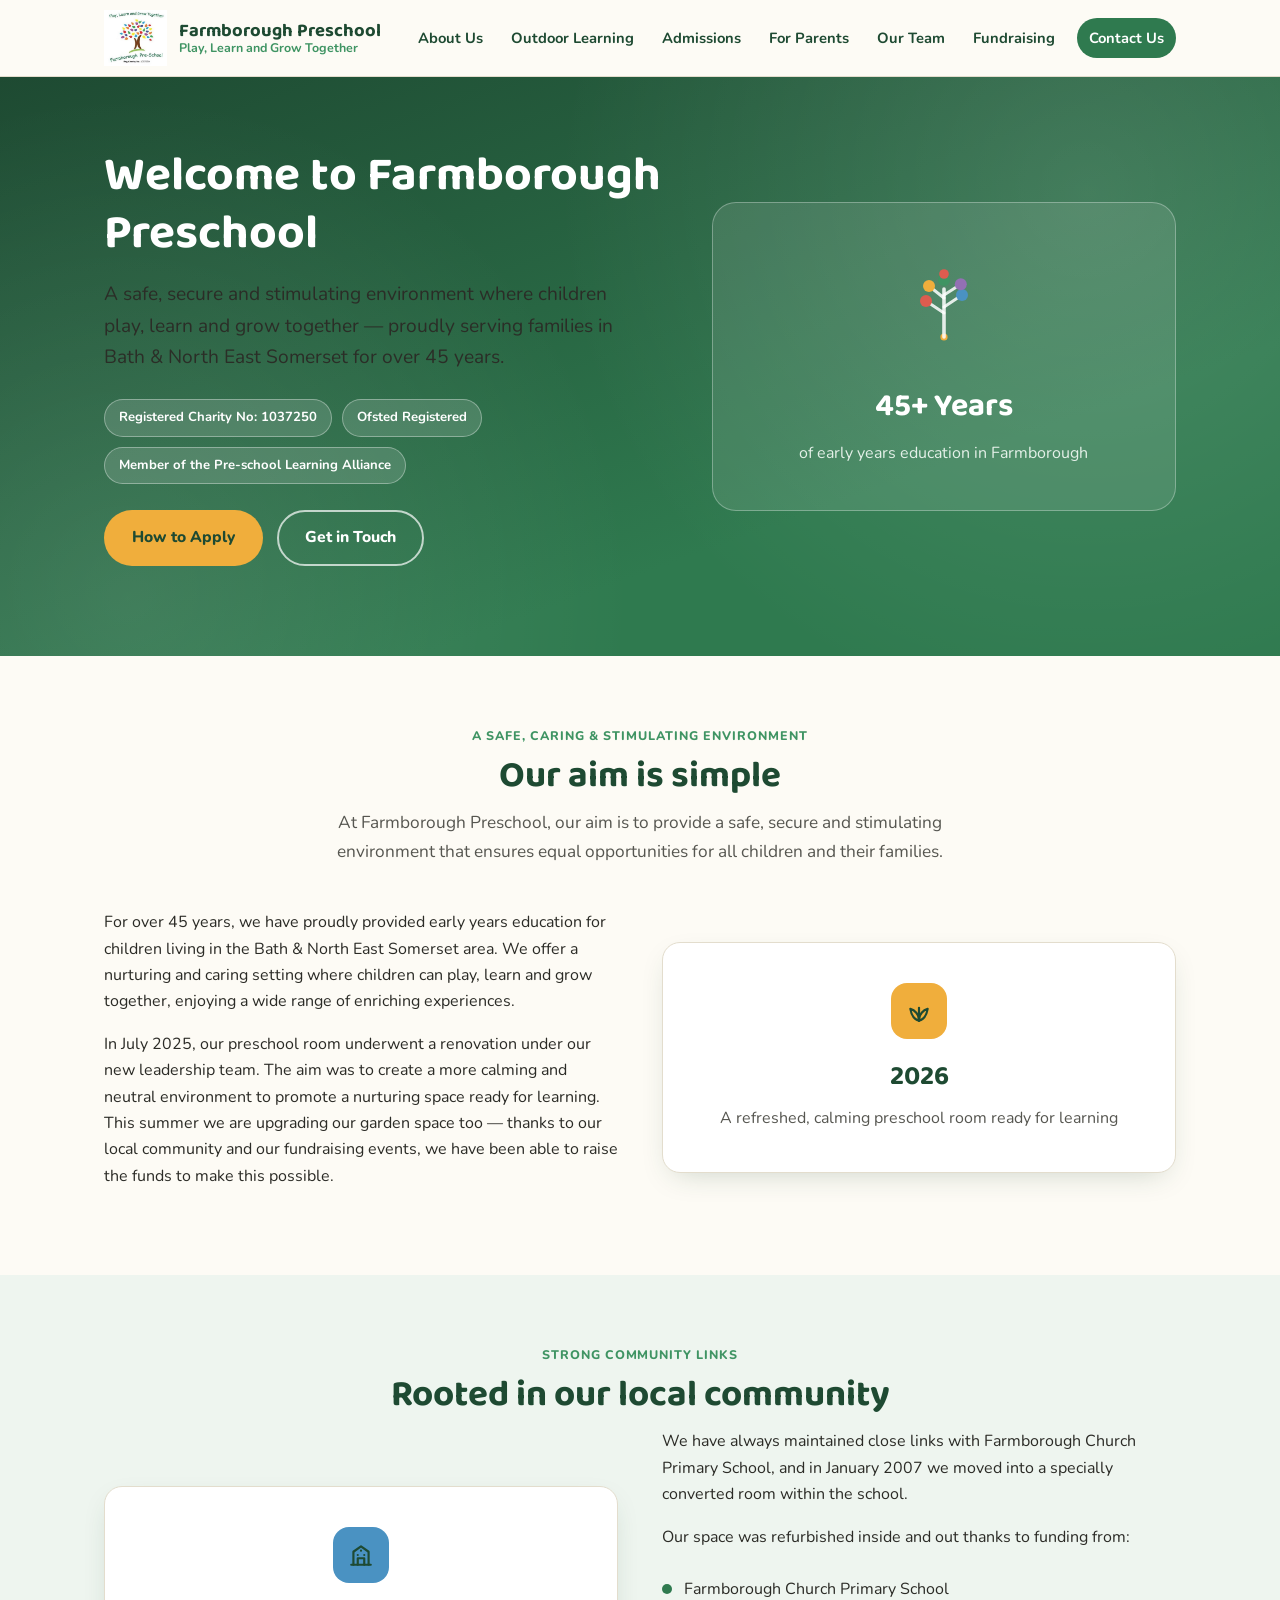
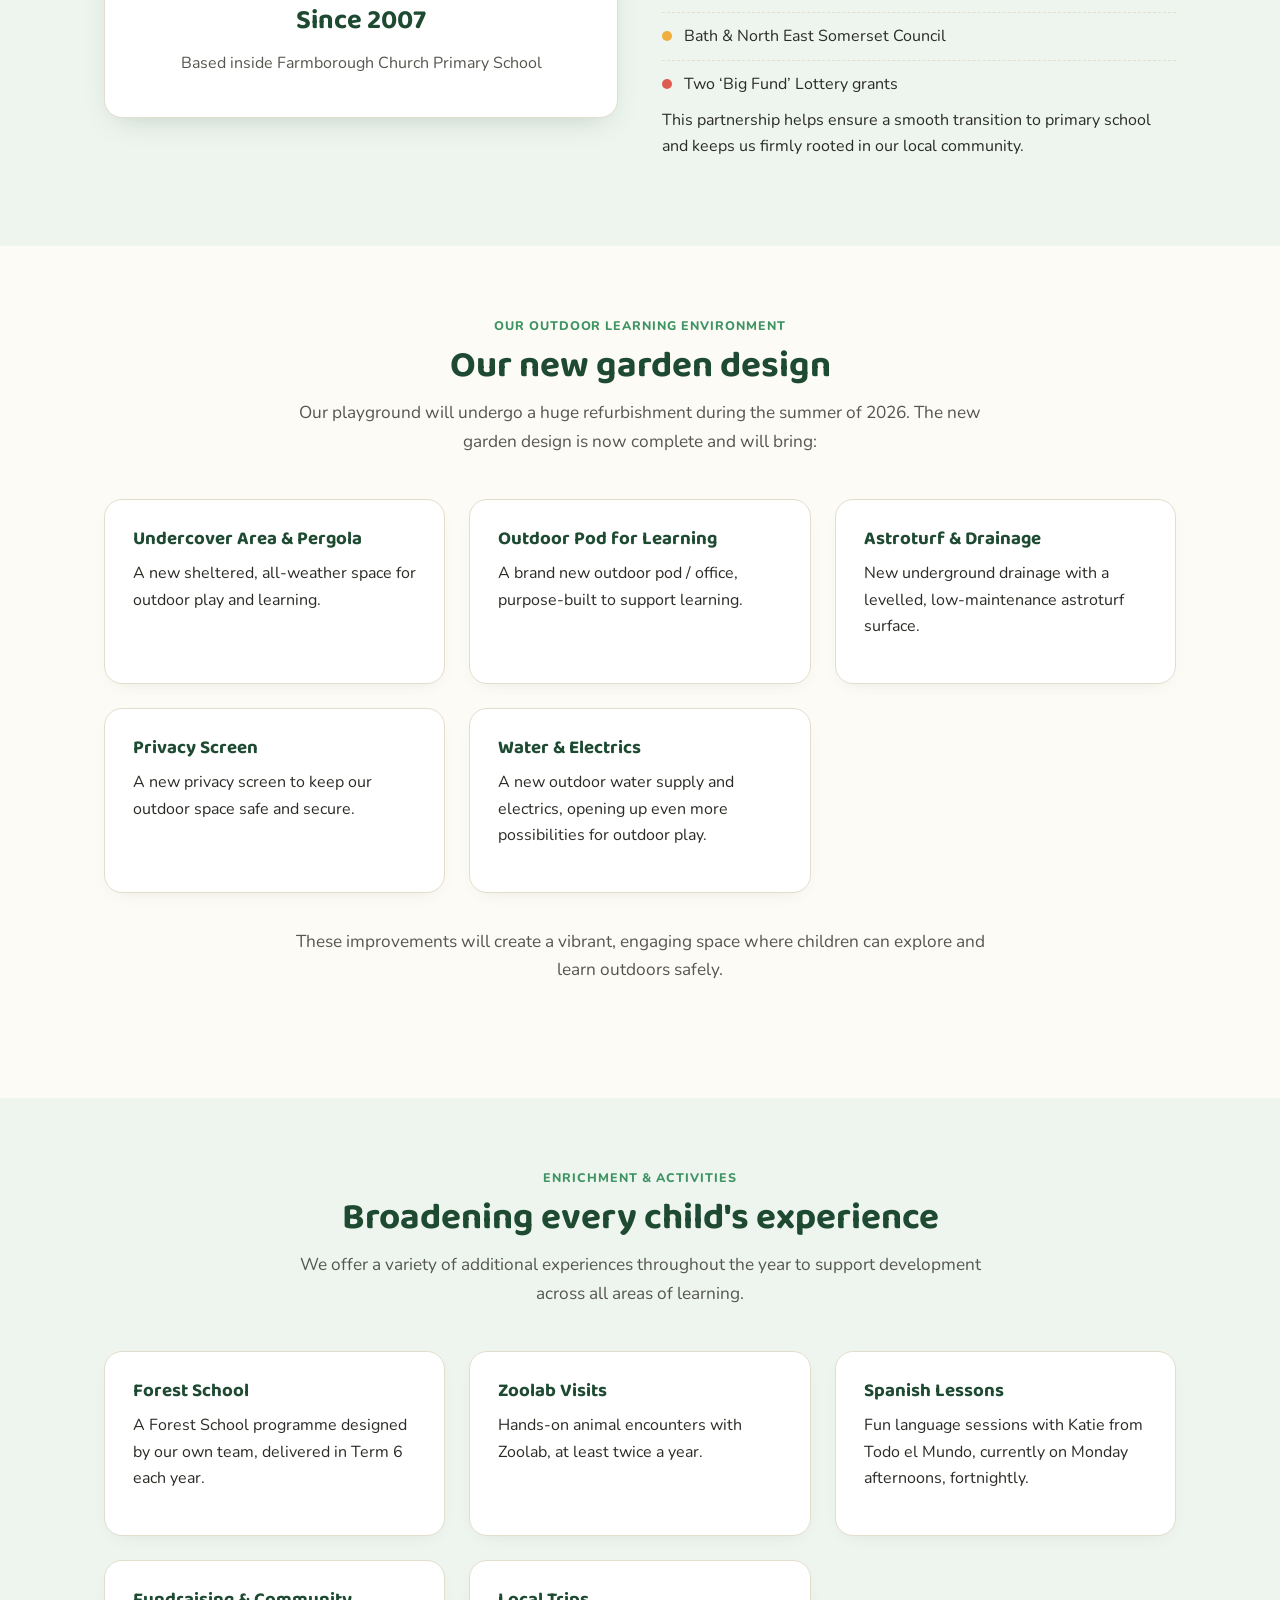
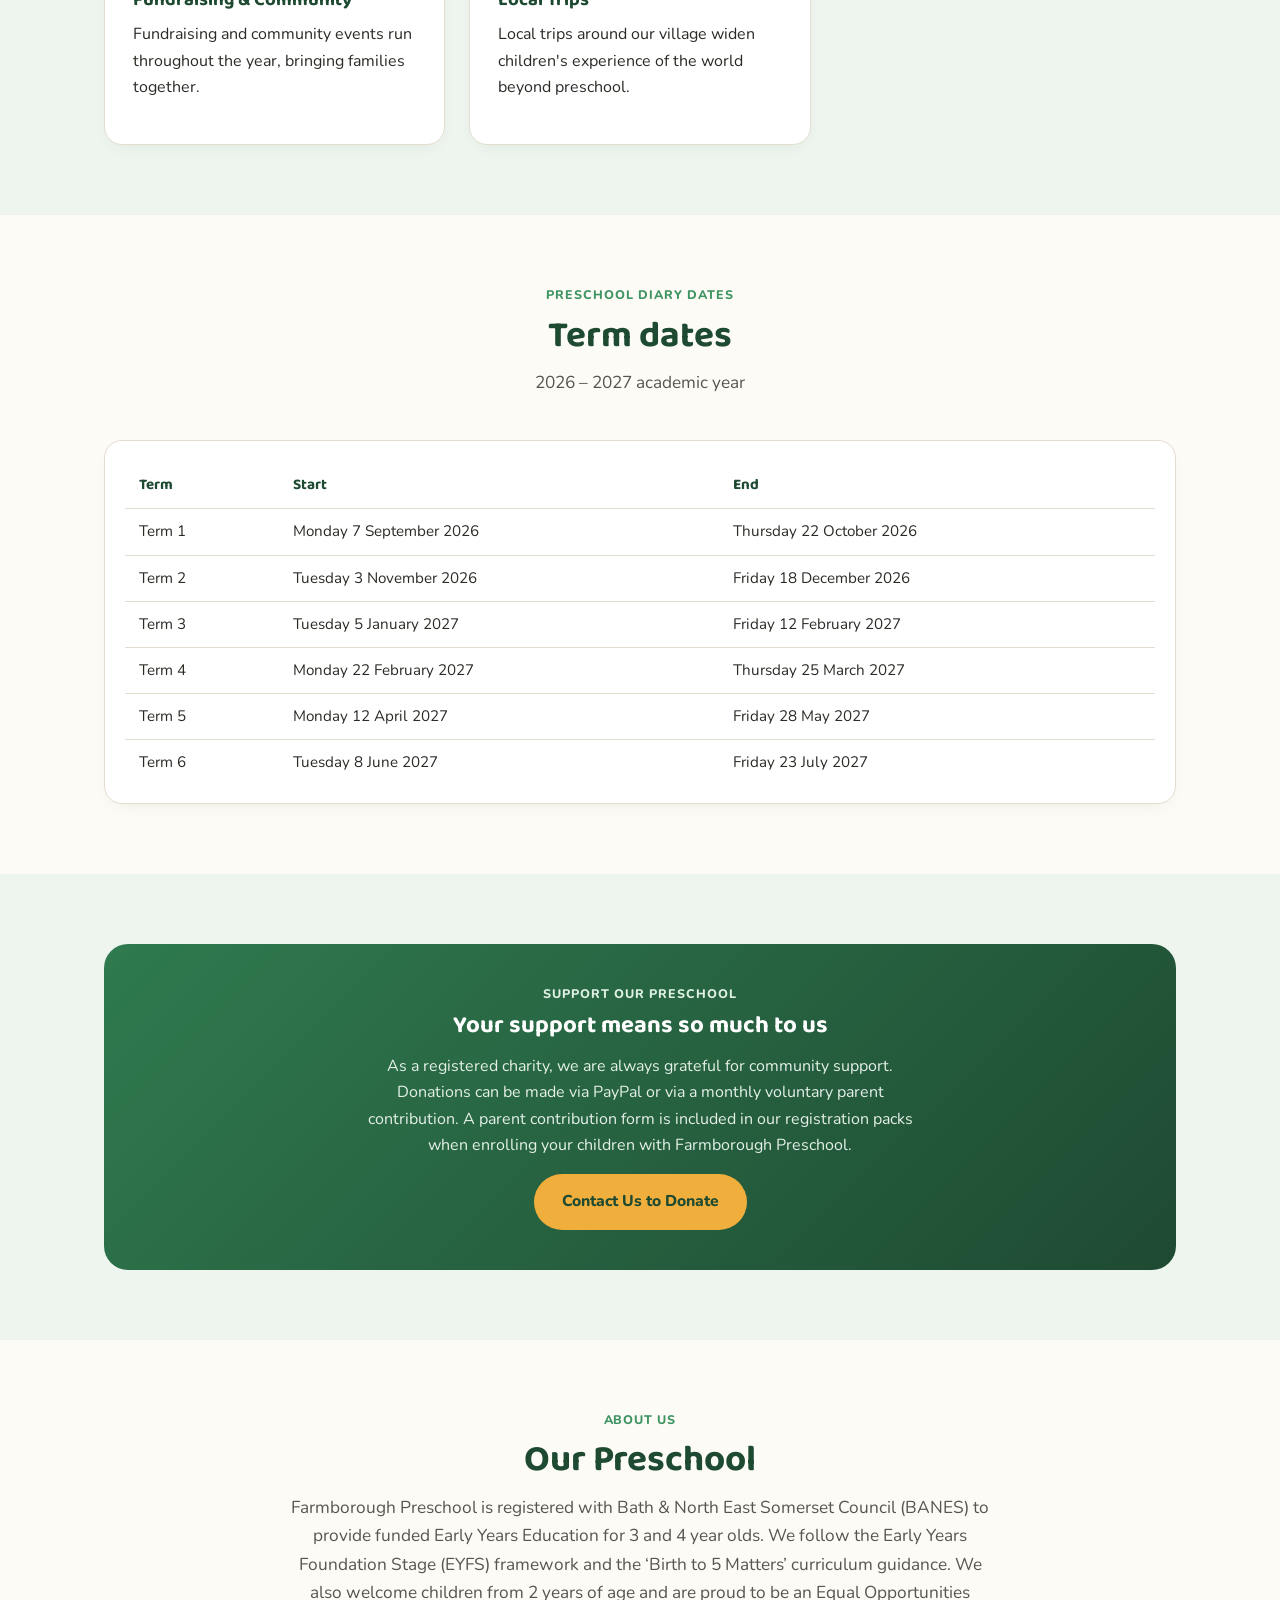
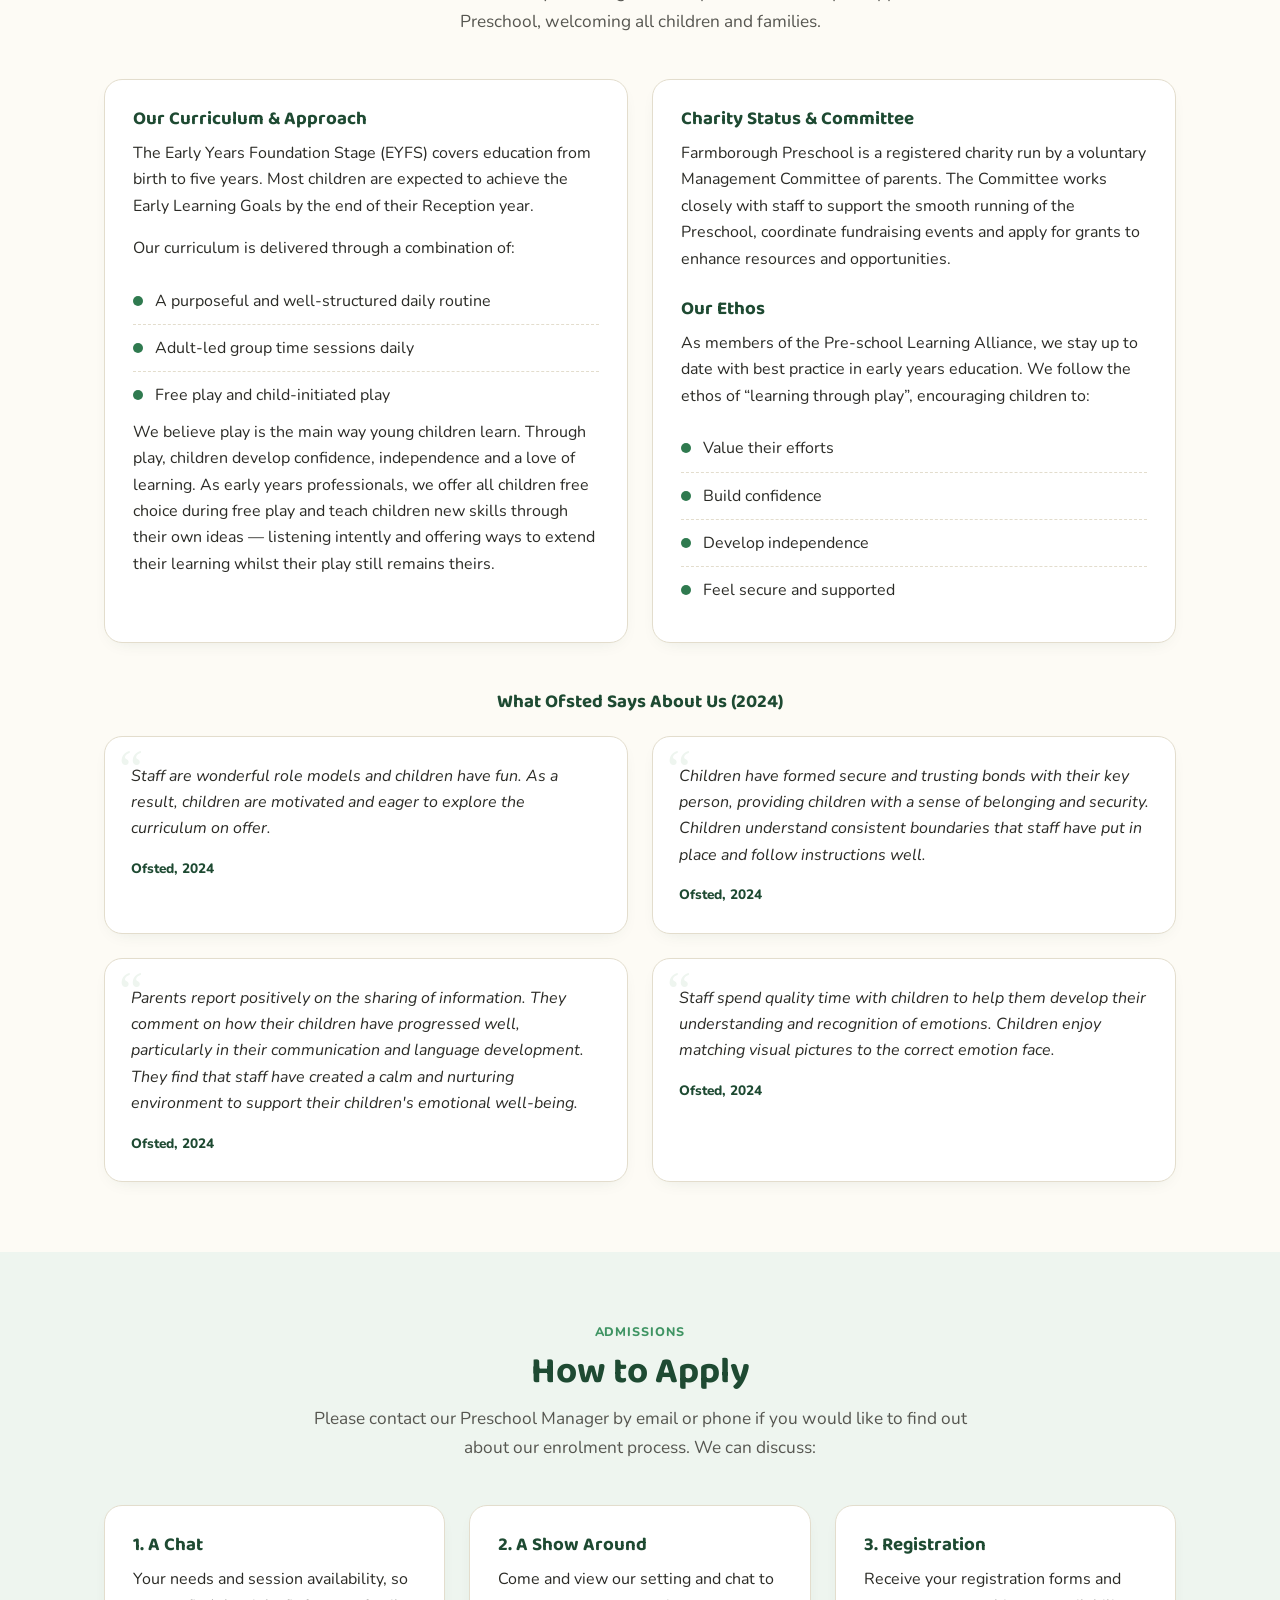
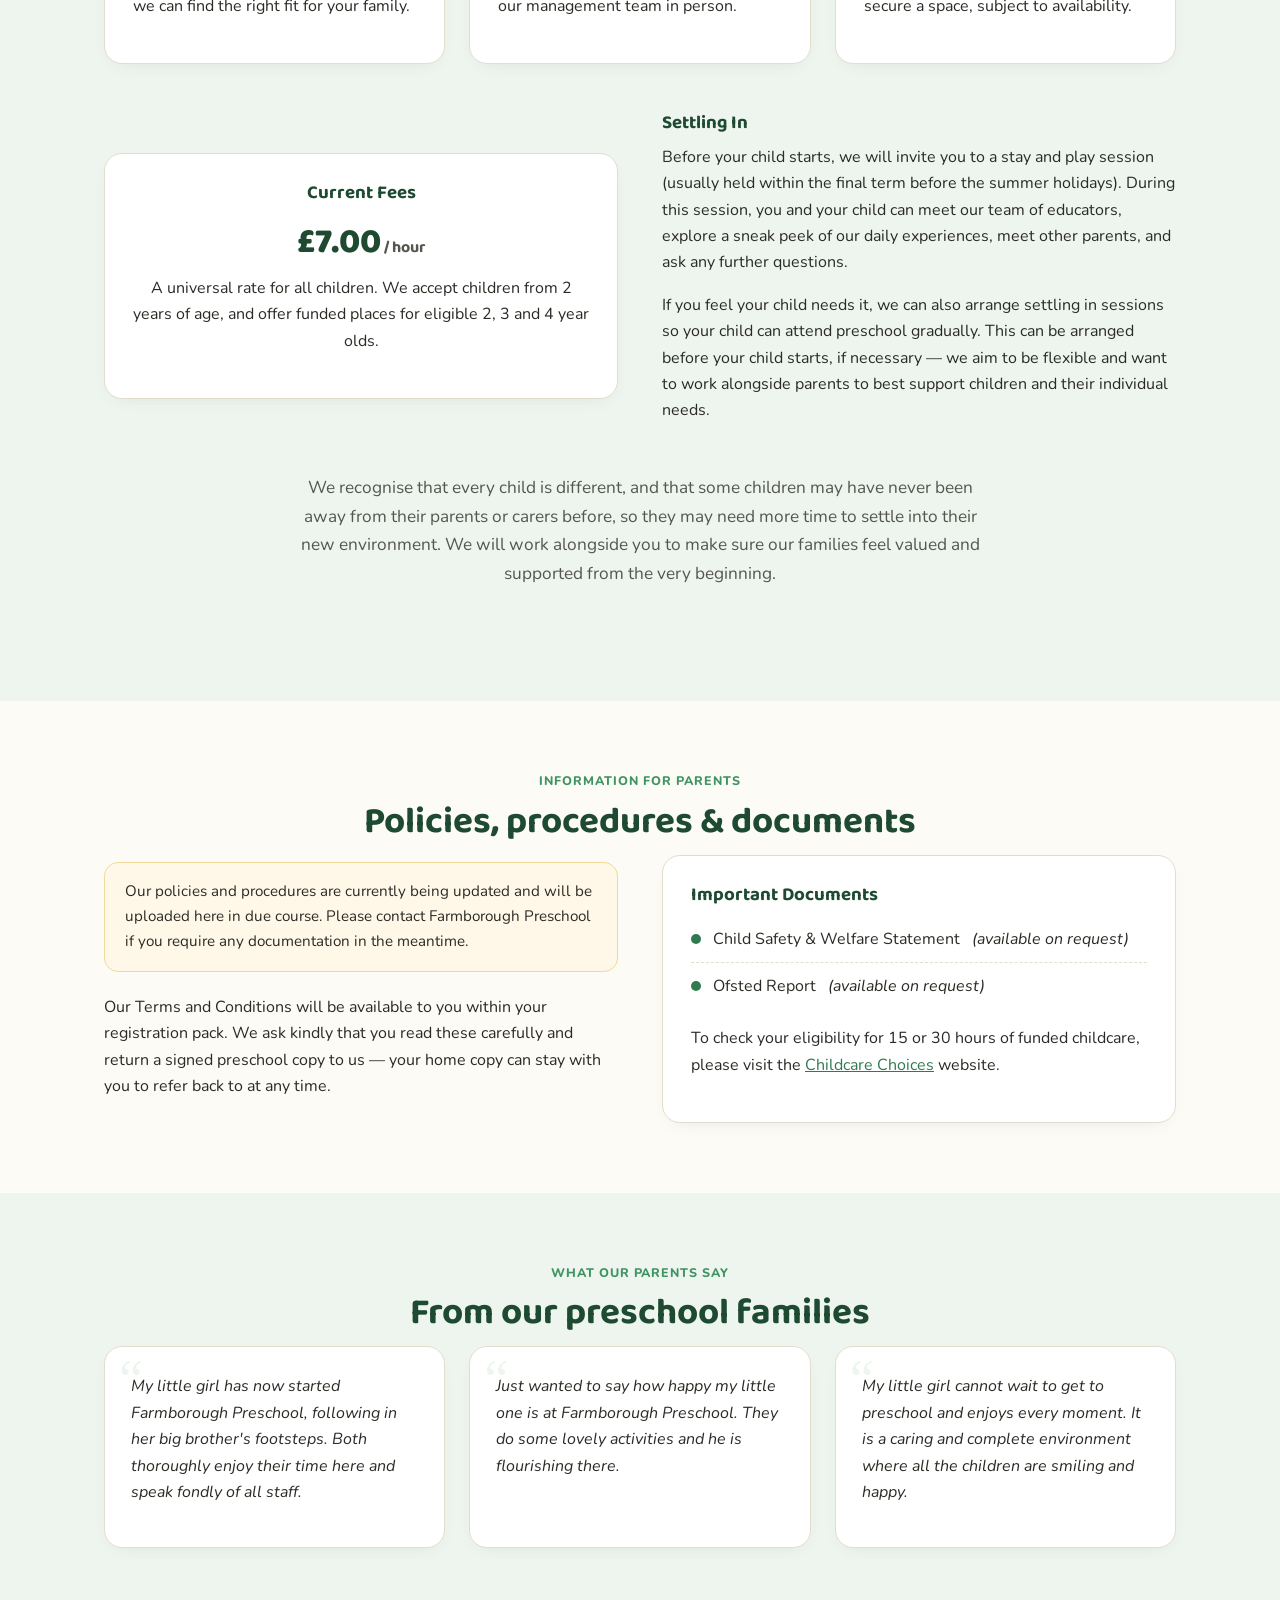
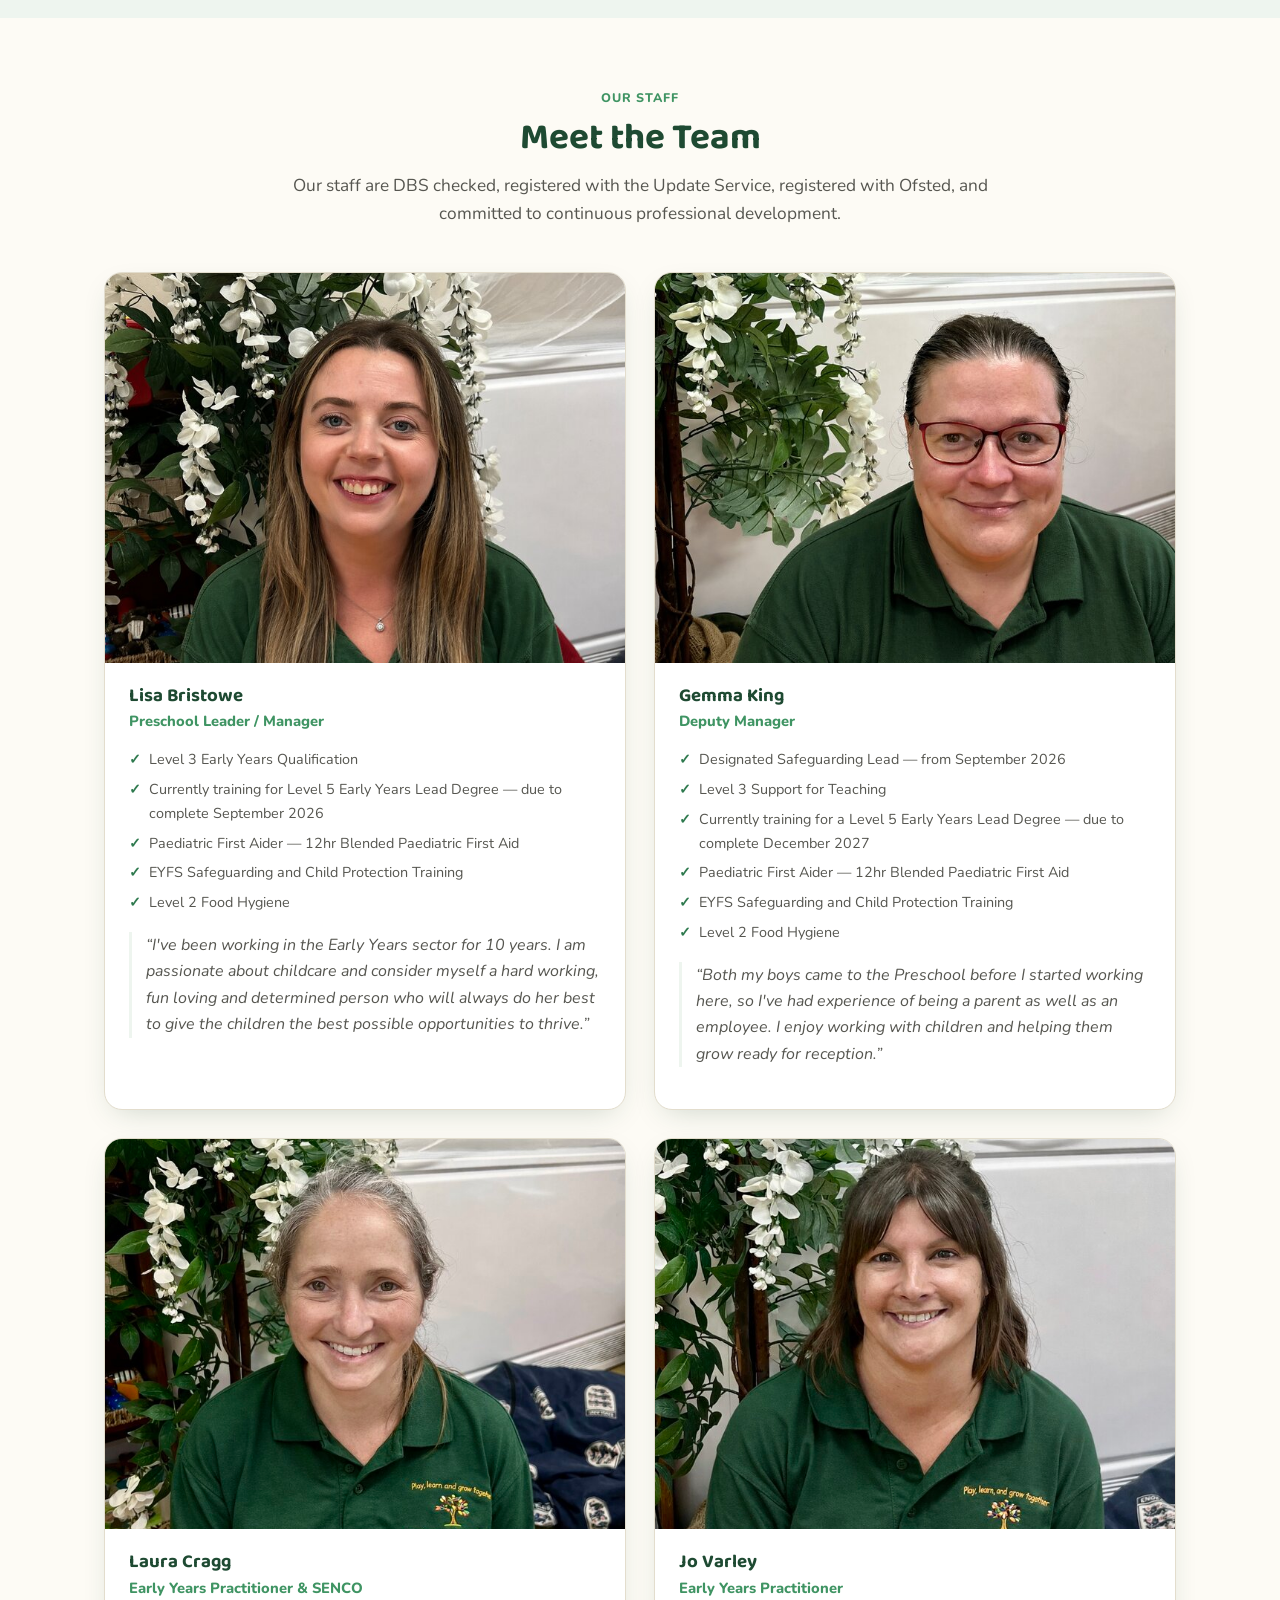
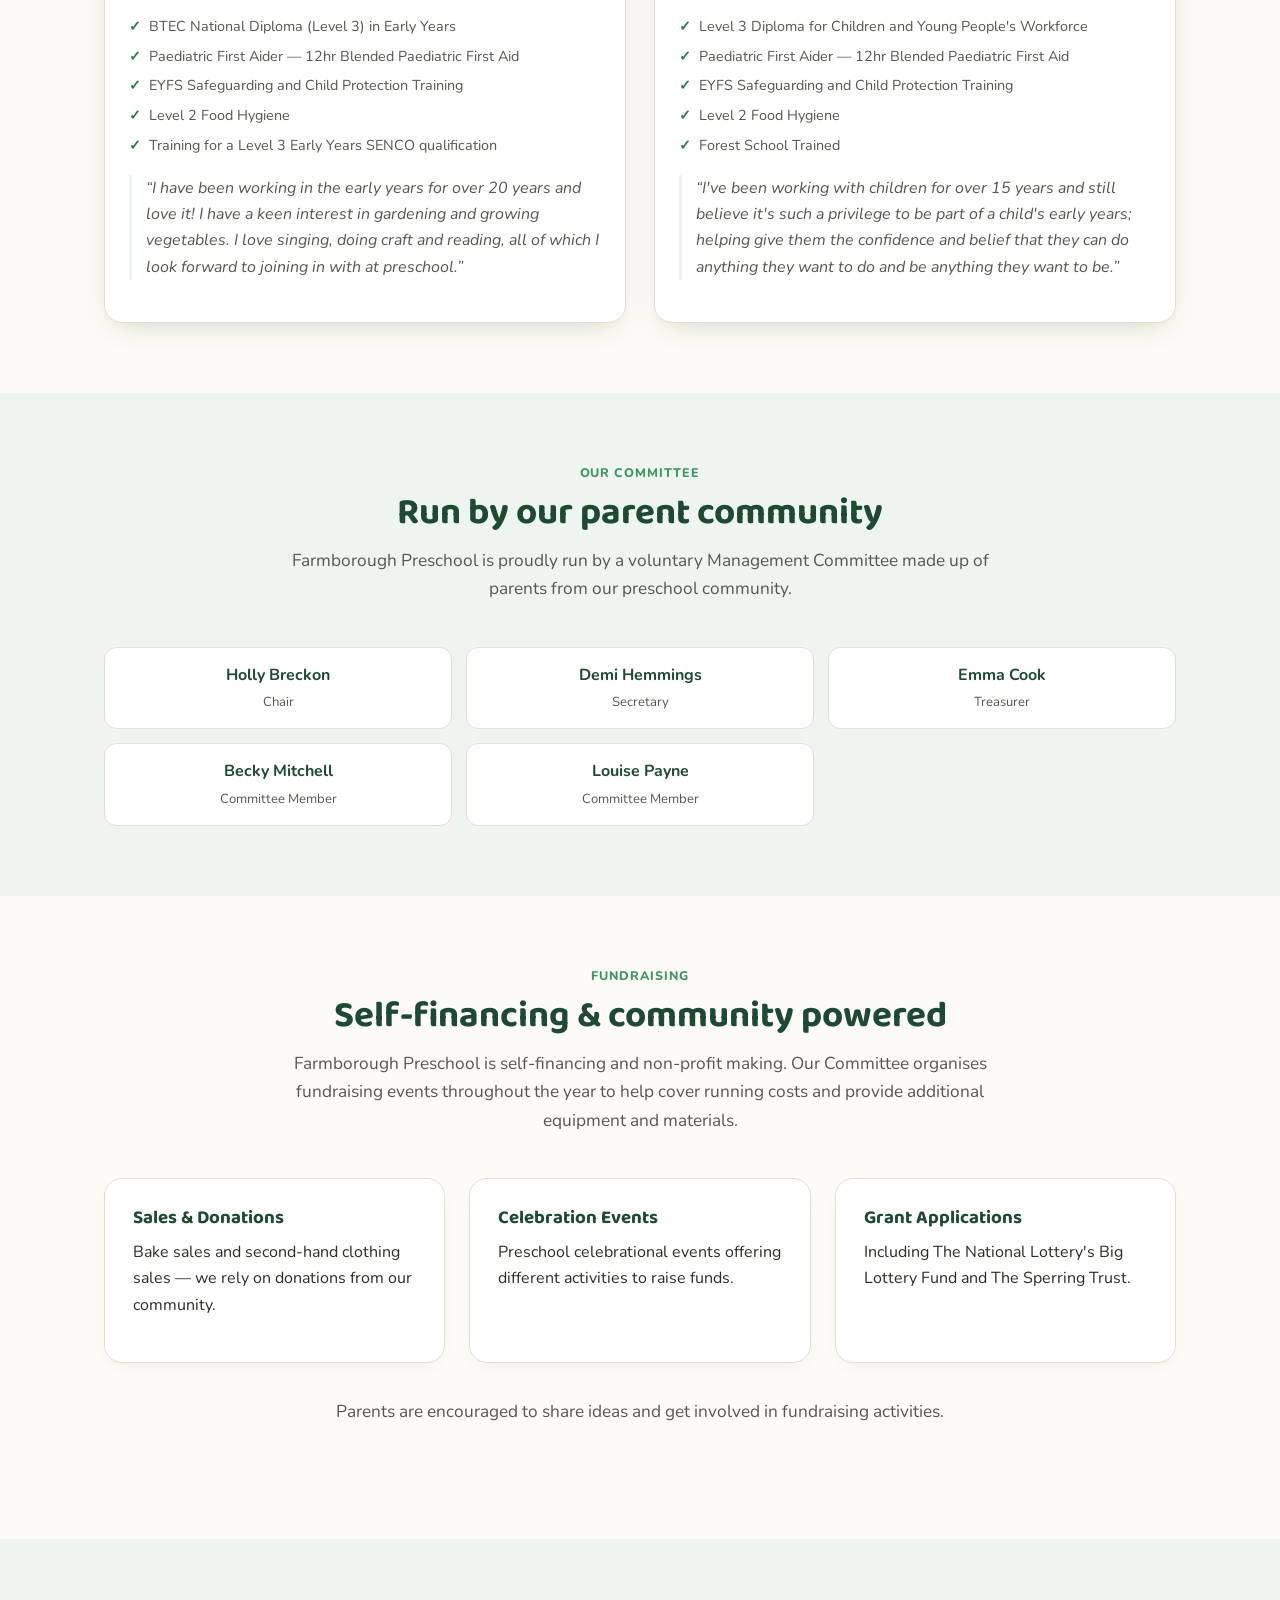
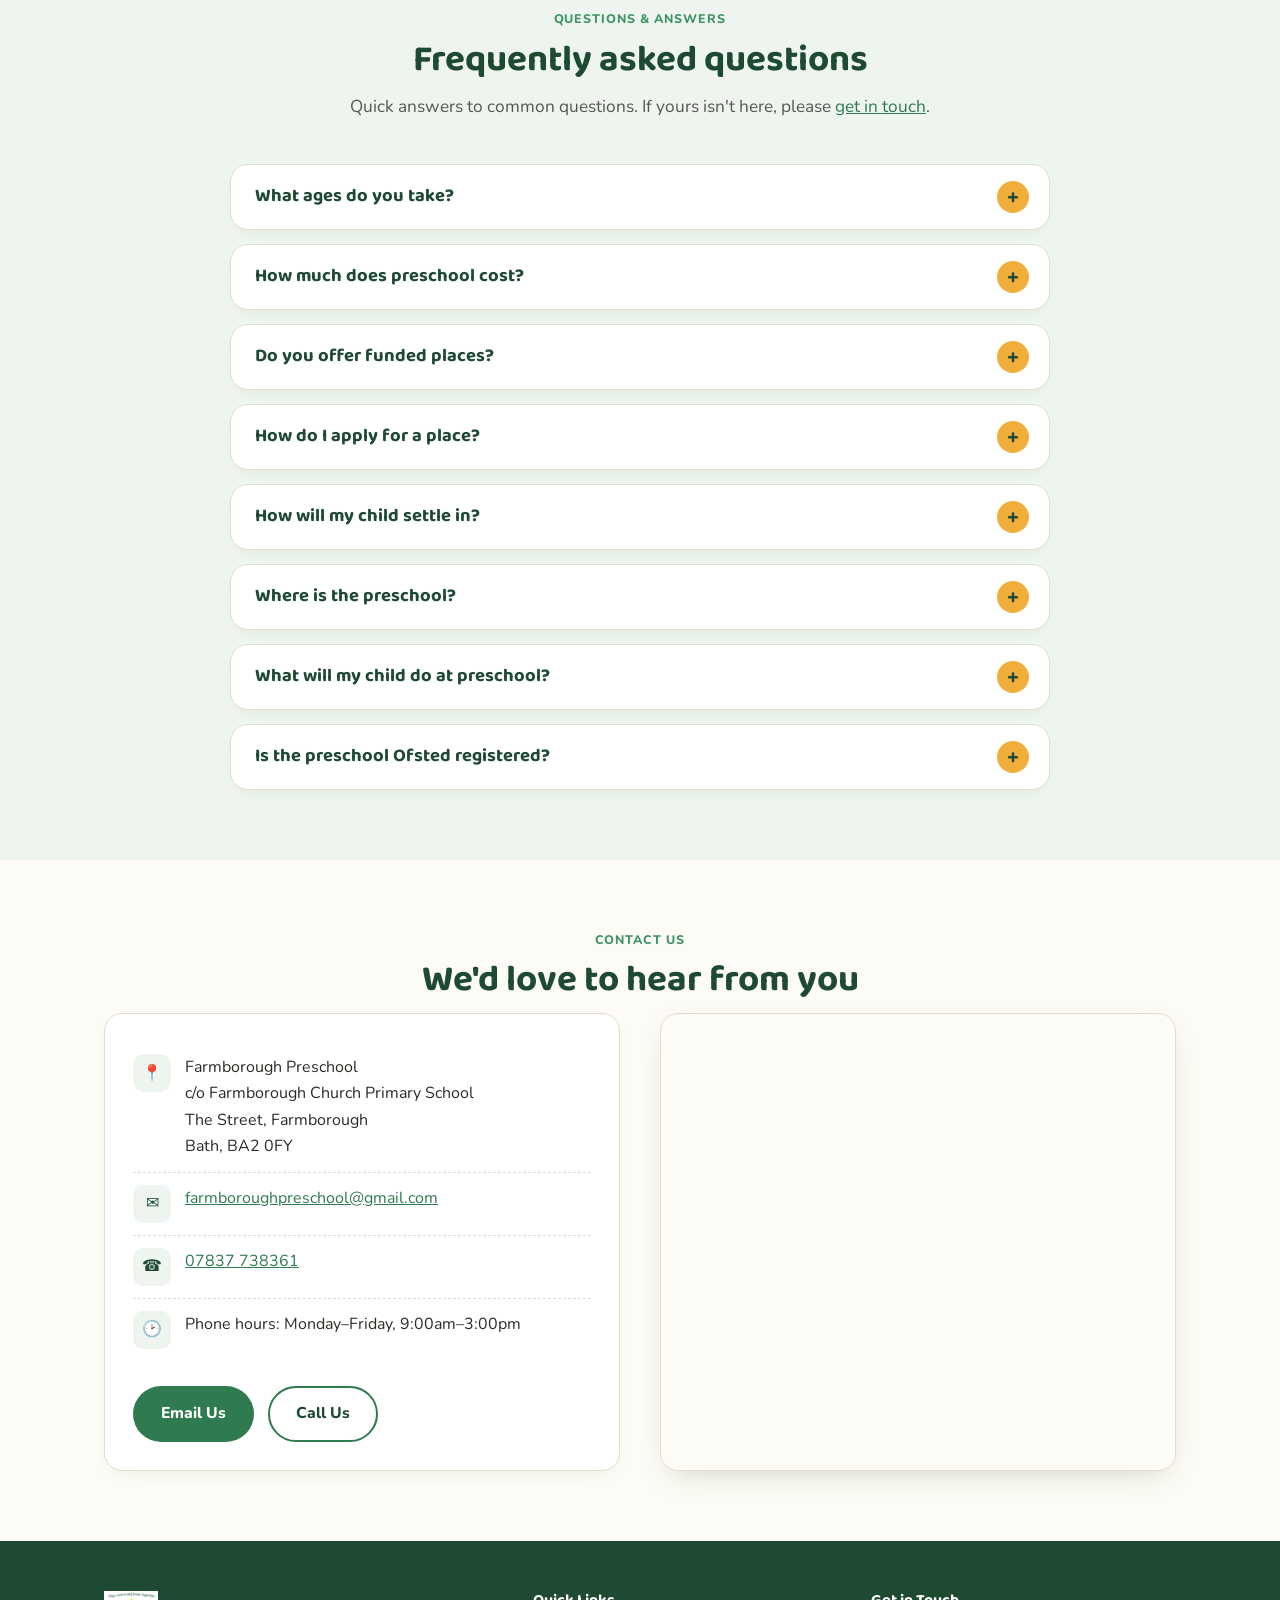
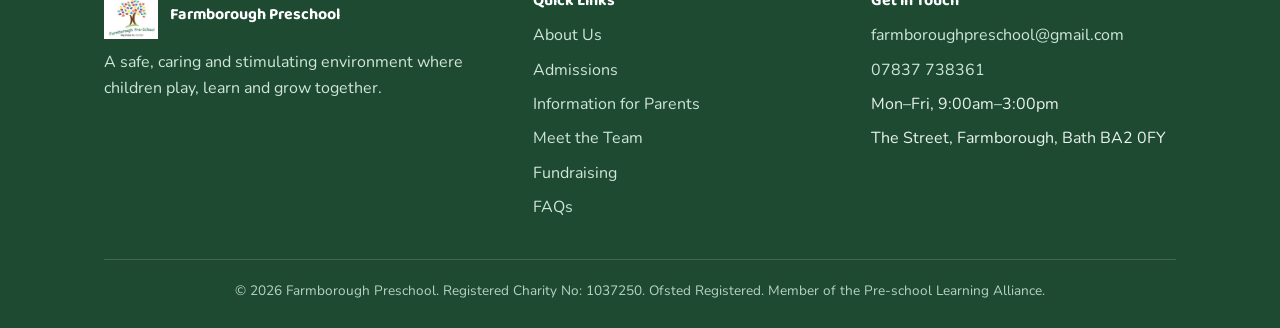
<file: about/index.html>
<!doctype html>
<html lang="en">
<head>
<meta charset="UTF-8">
<title>Farmborough Preschool</title>
<meta name="robots" content="noindex">
<link rel="canonical" href="https://www.farmboroughpreschool.com/">
<meta http-equiv="refresh" content="0; url=/#about">
<script>location.replace('/#about');</script>
</head>
<body>
<p>This page has moved to <a href="/#about">About Us</a>.</p>
</body>
</html>
</file>
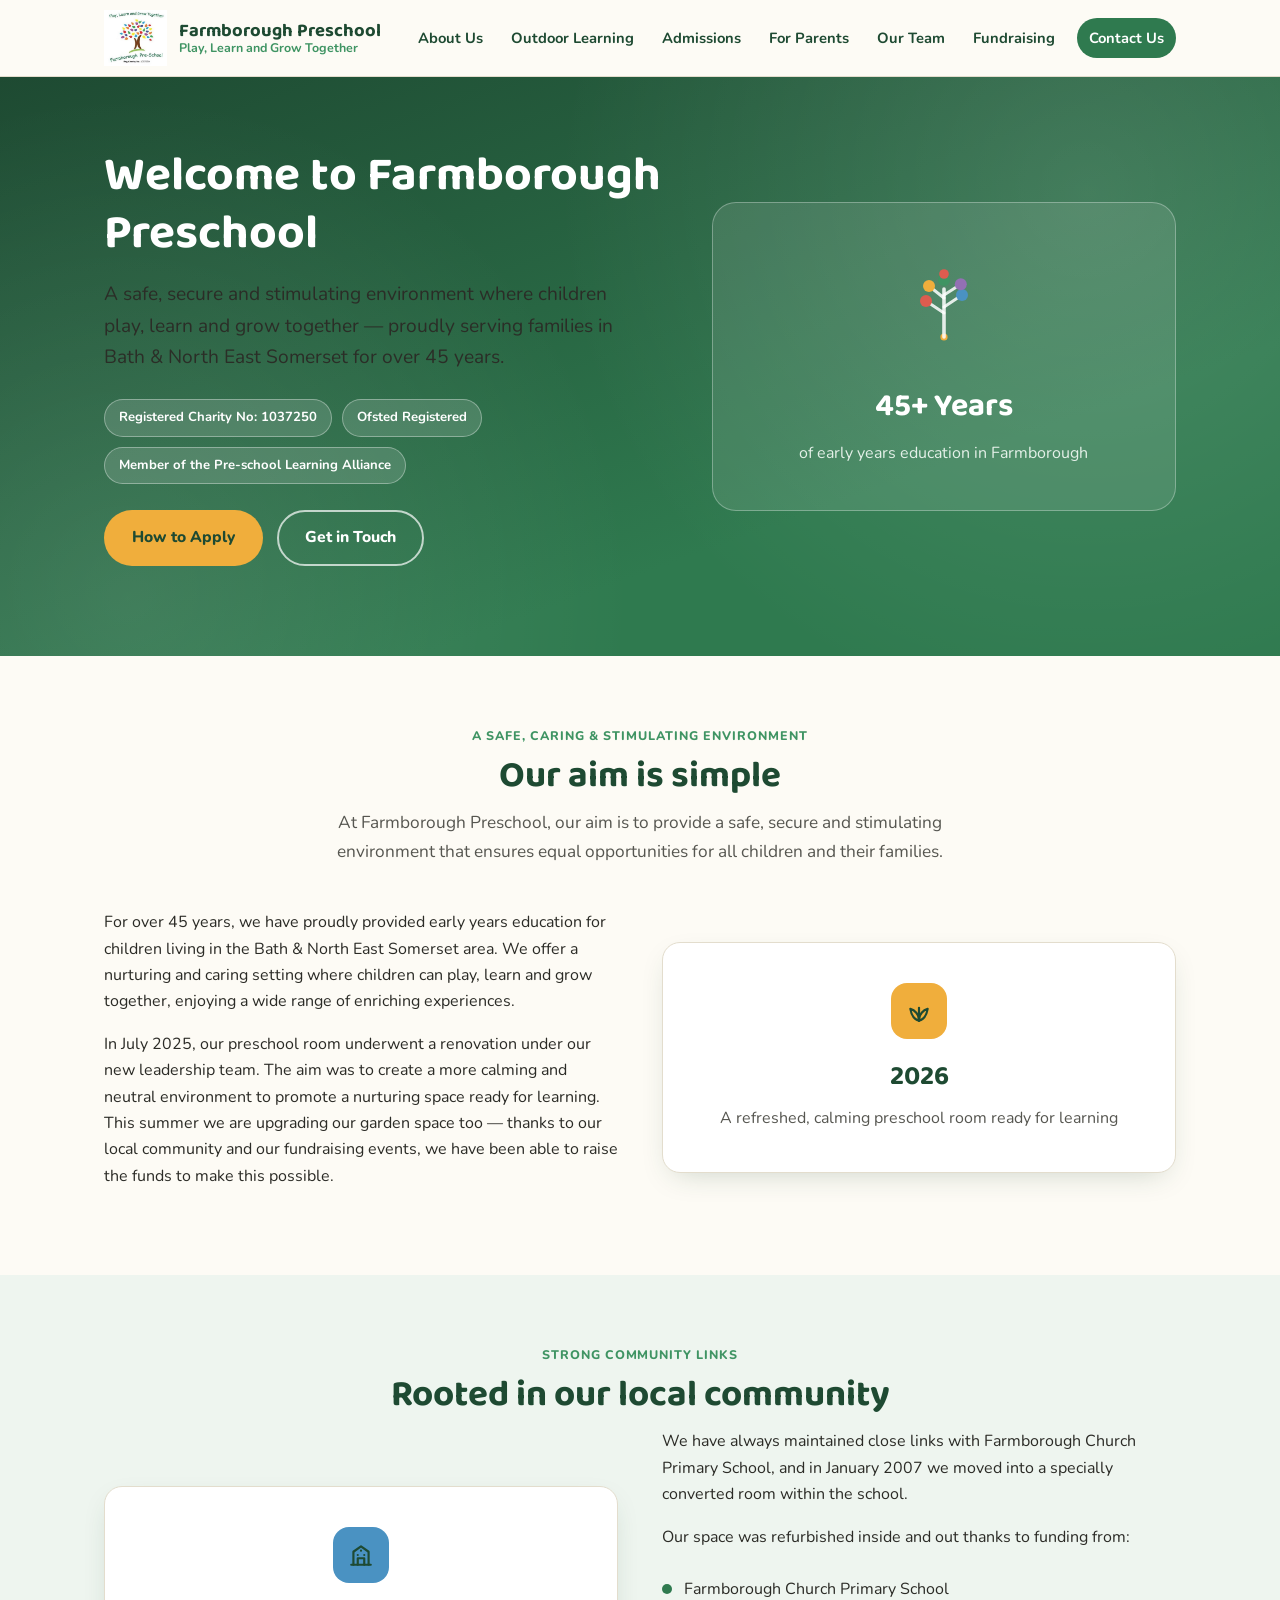
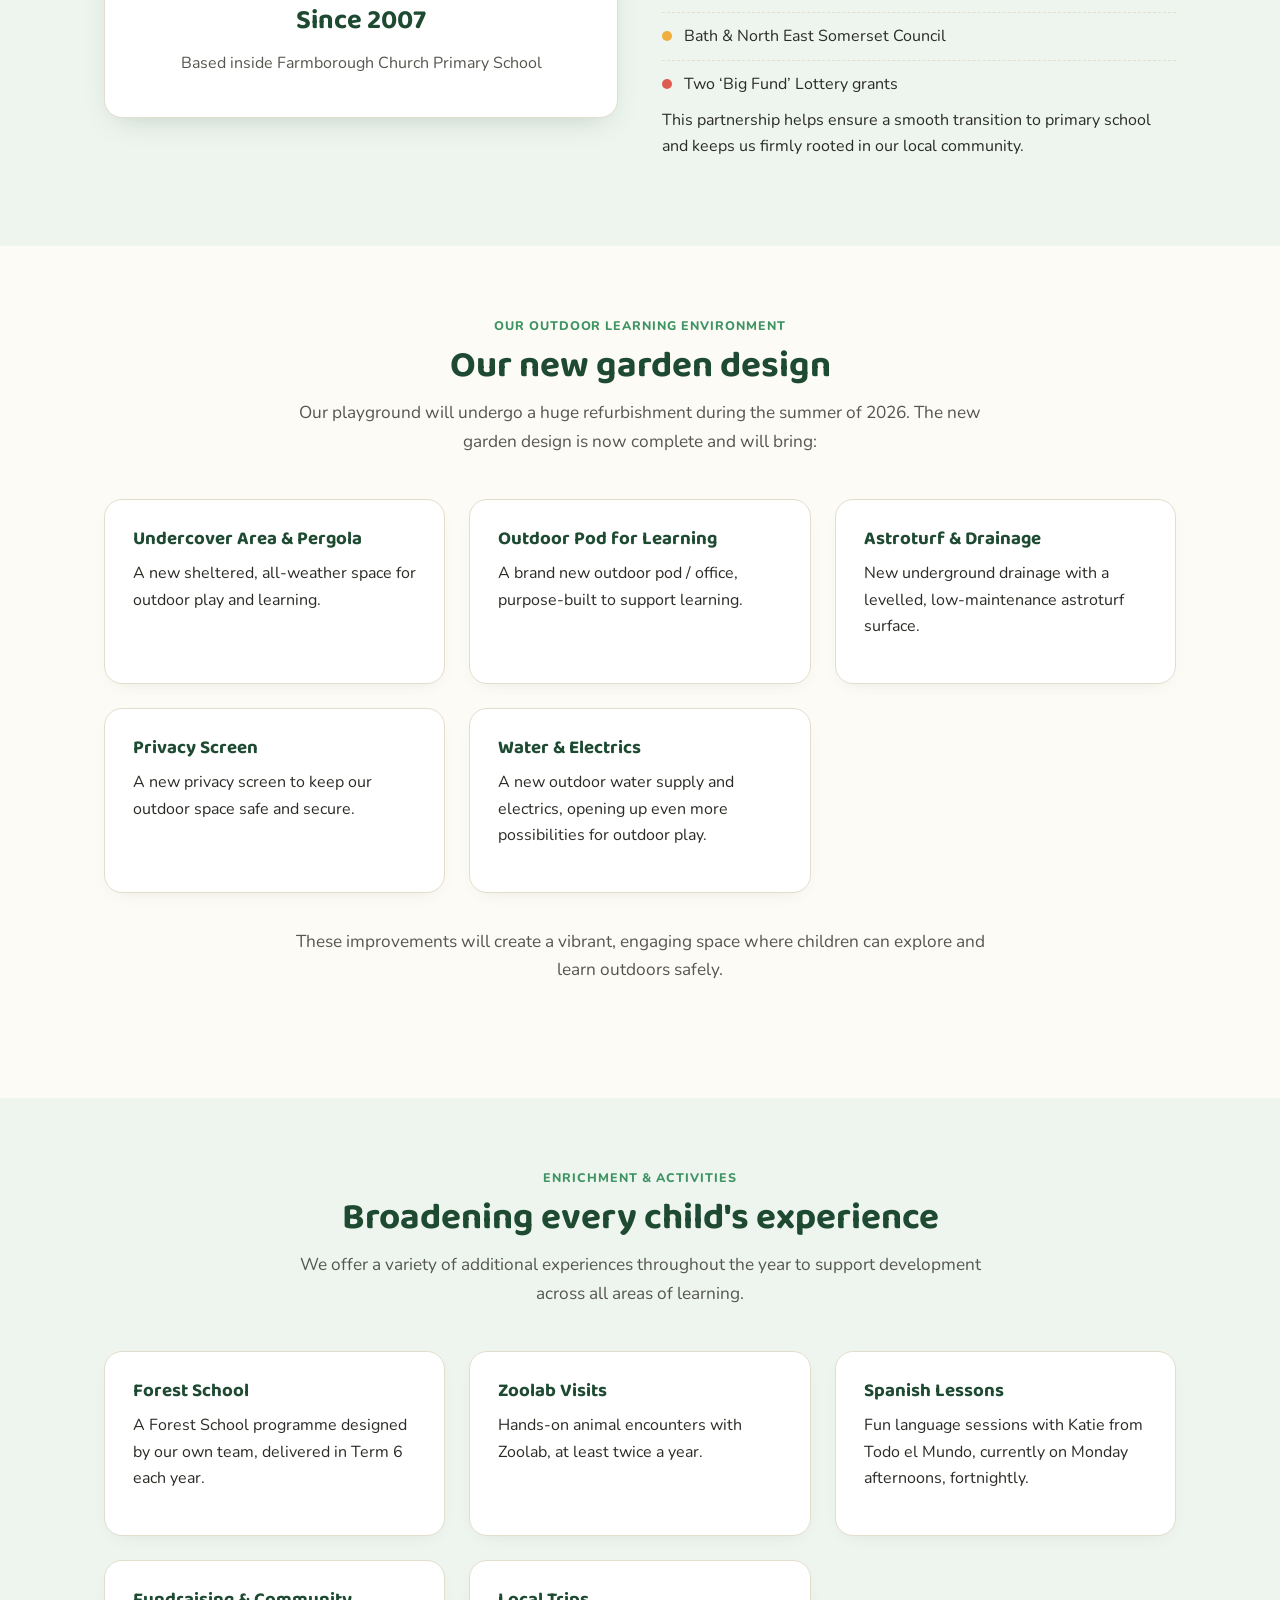
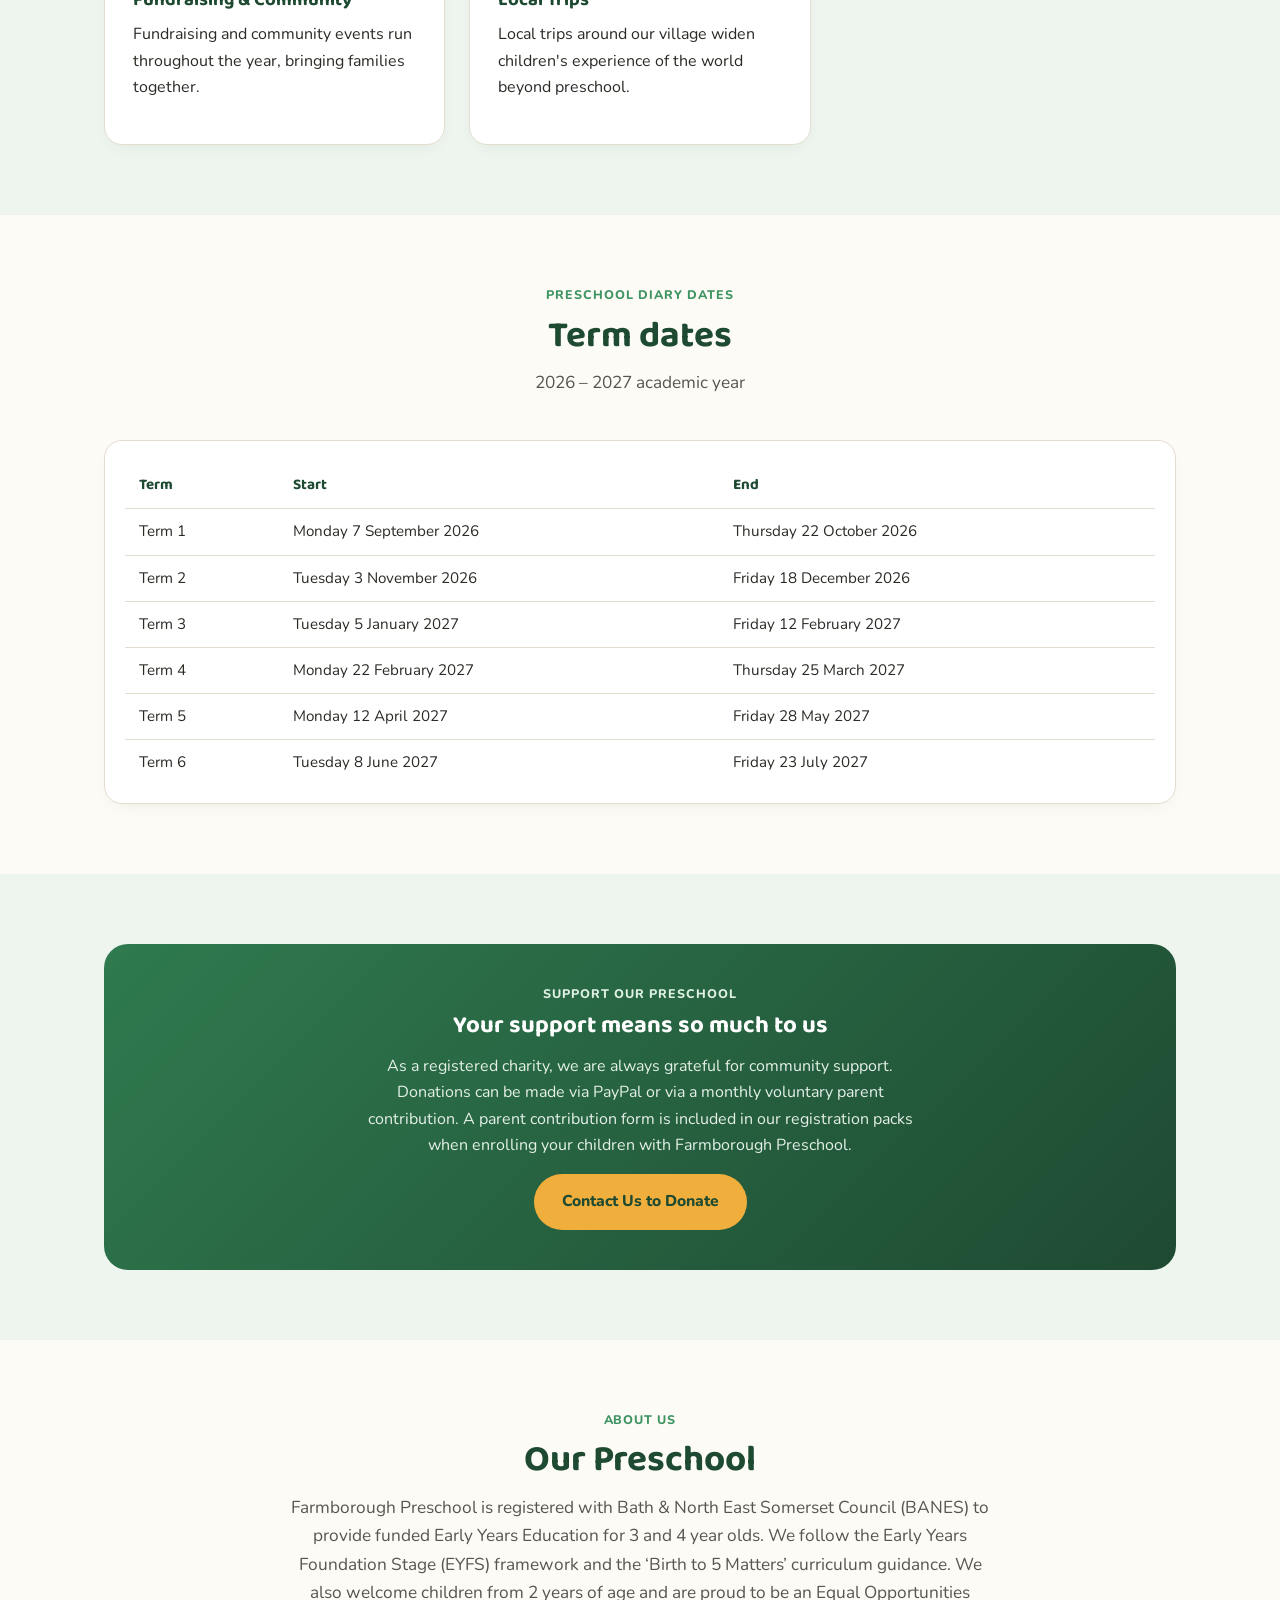
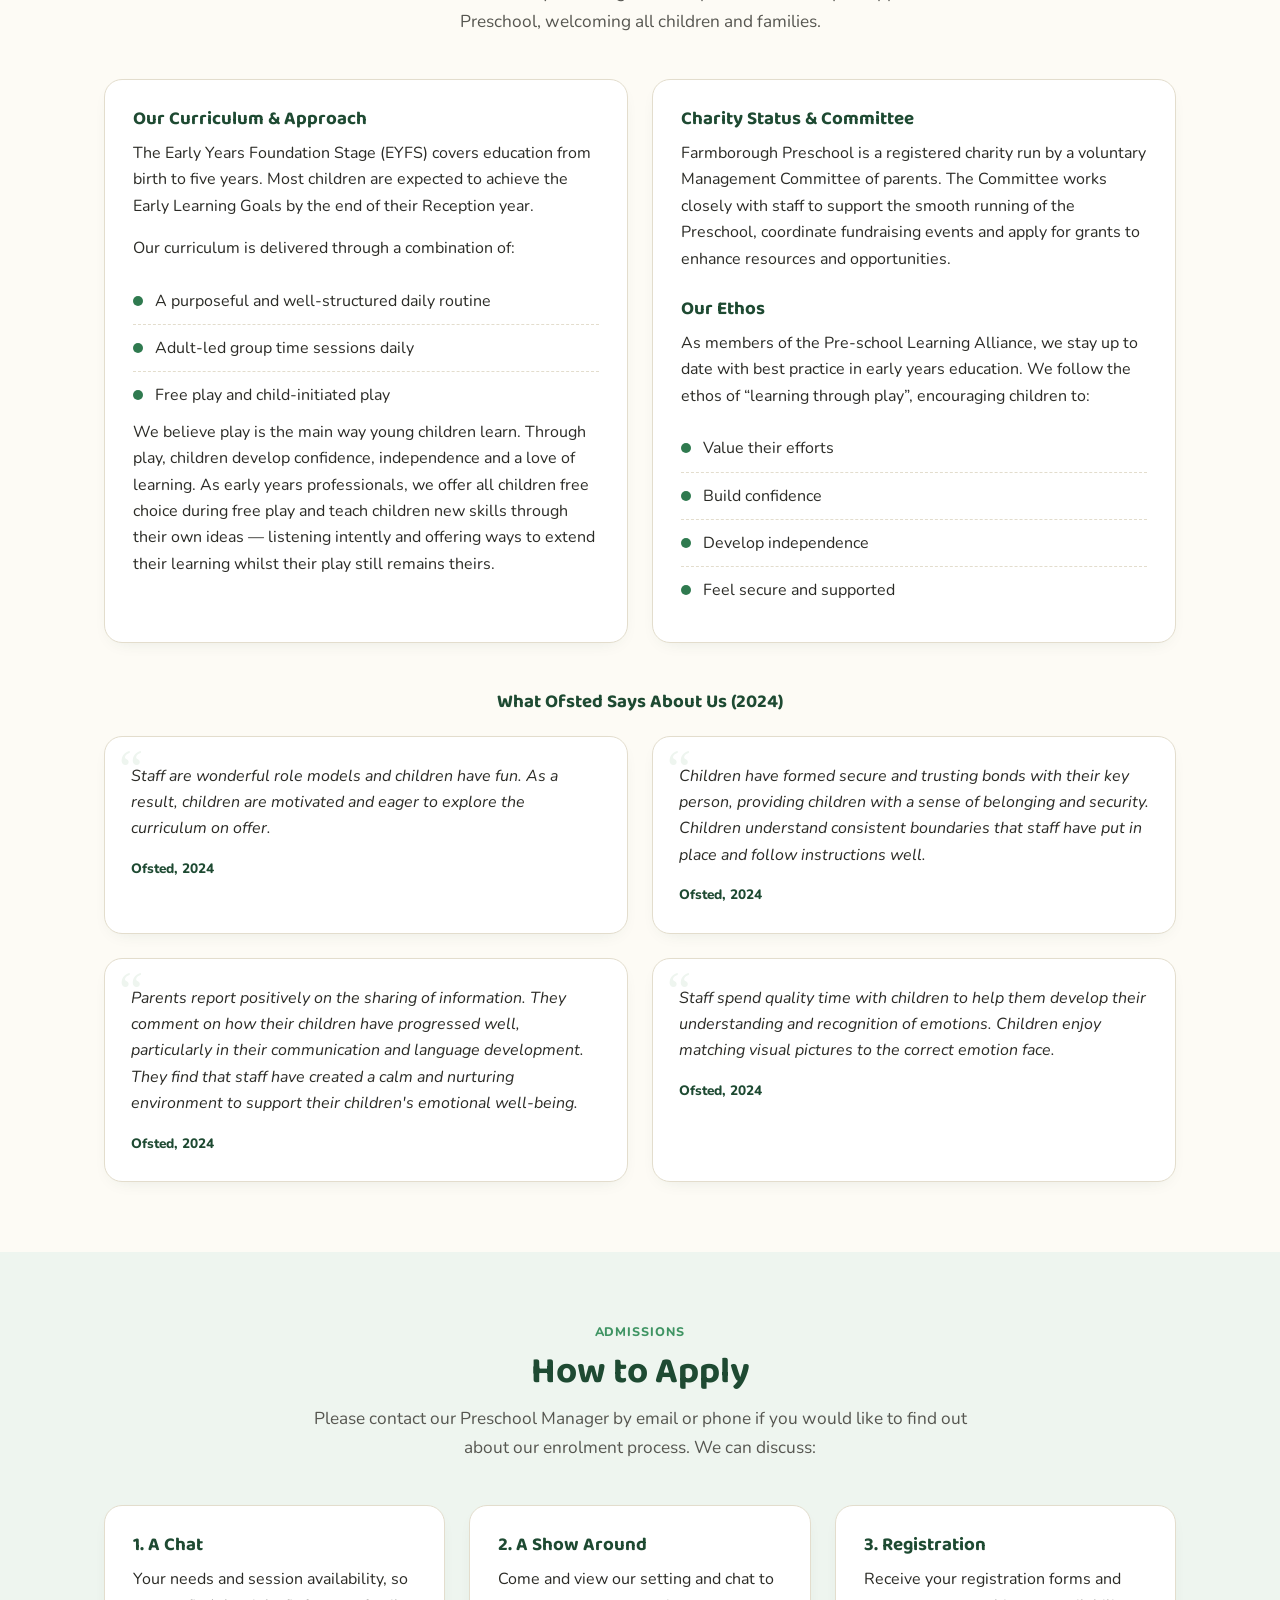
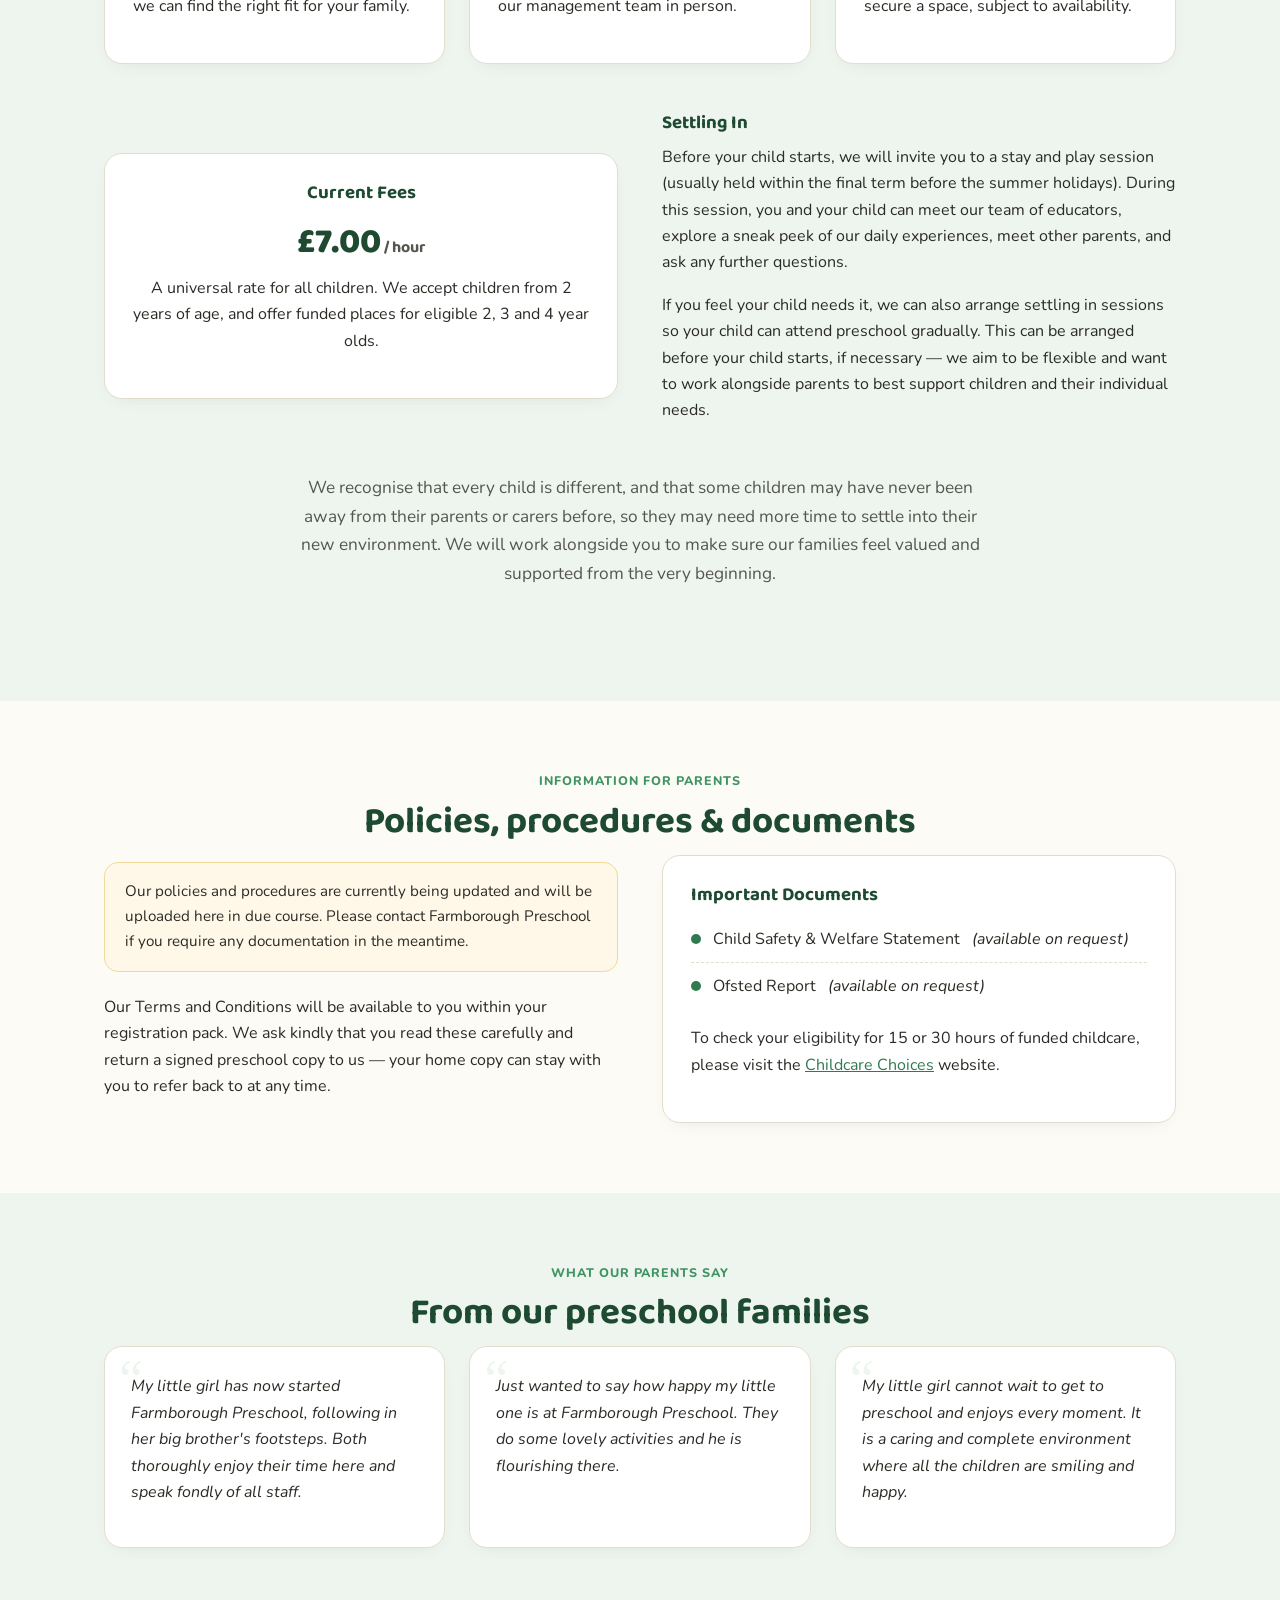
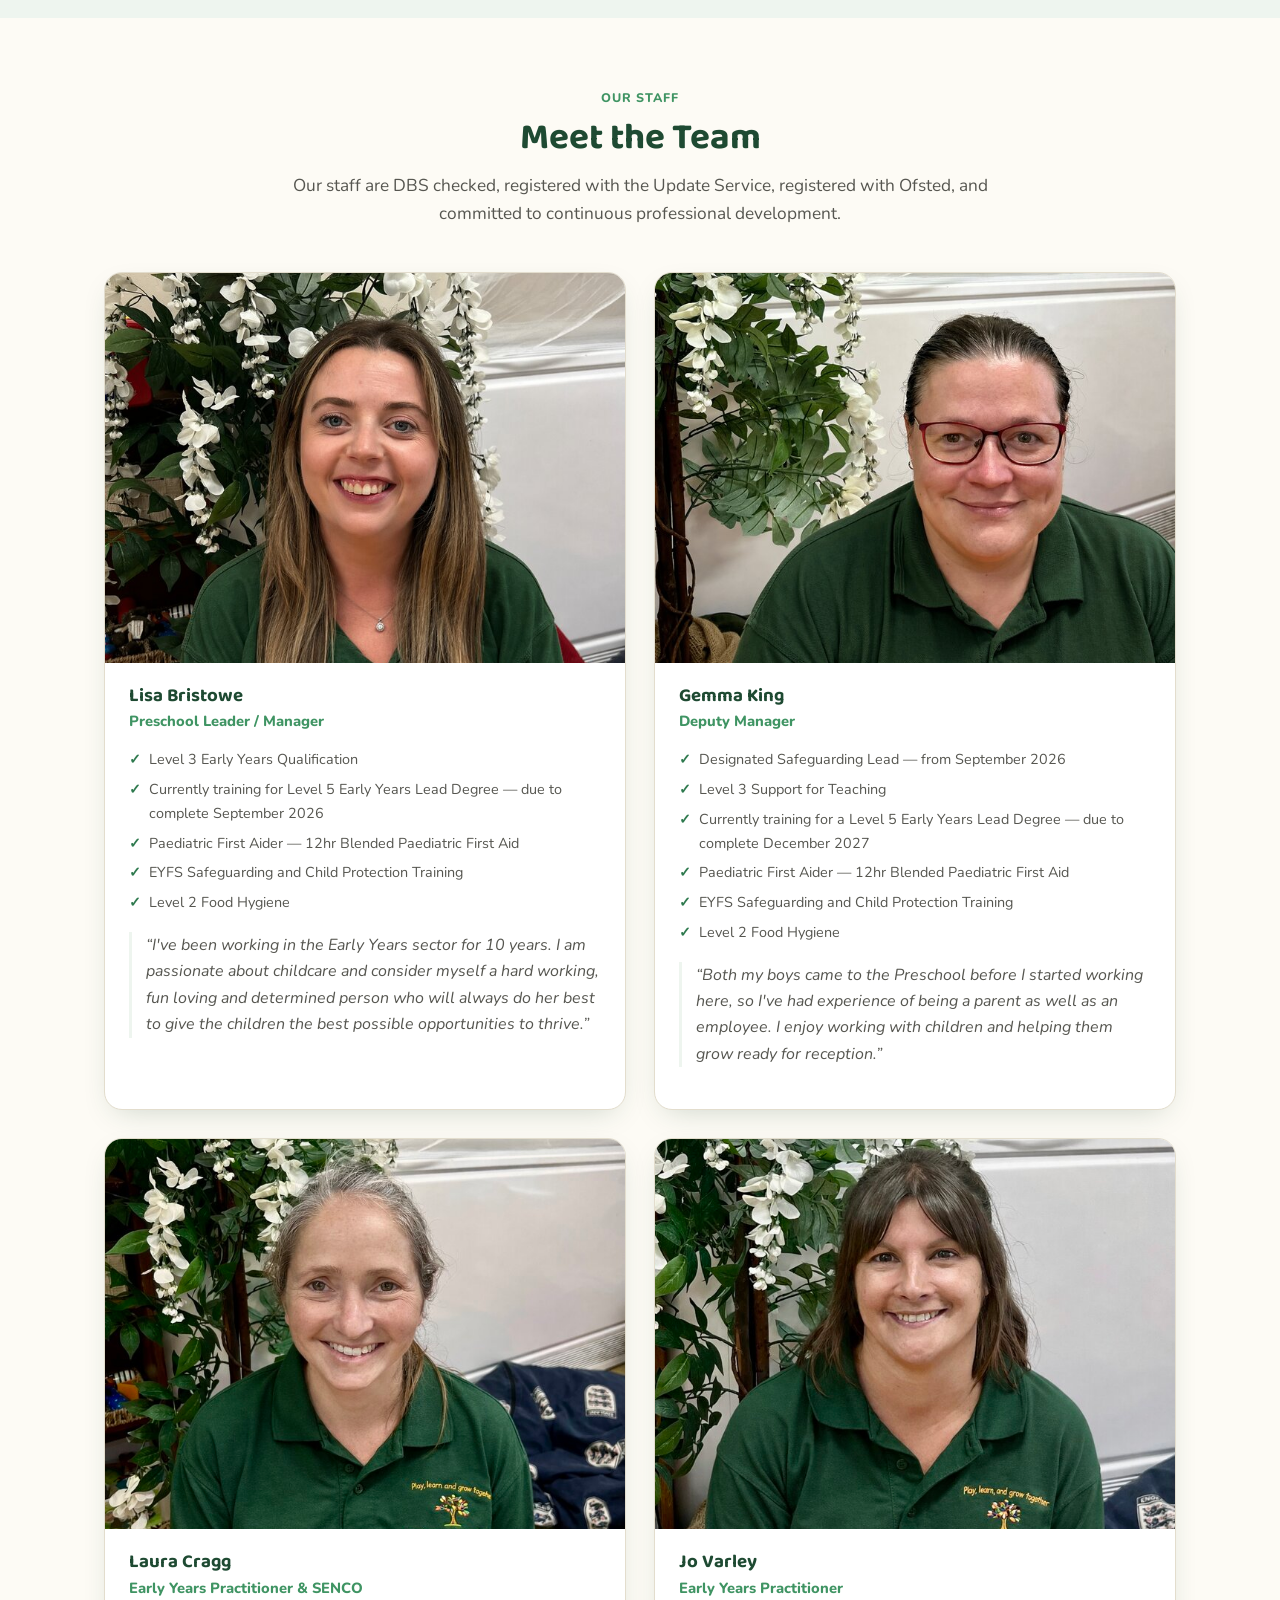
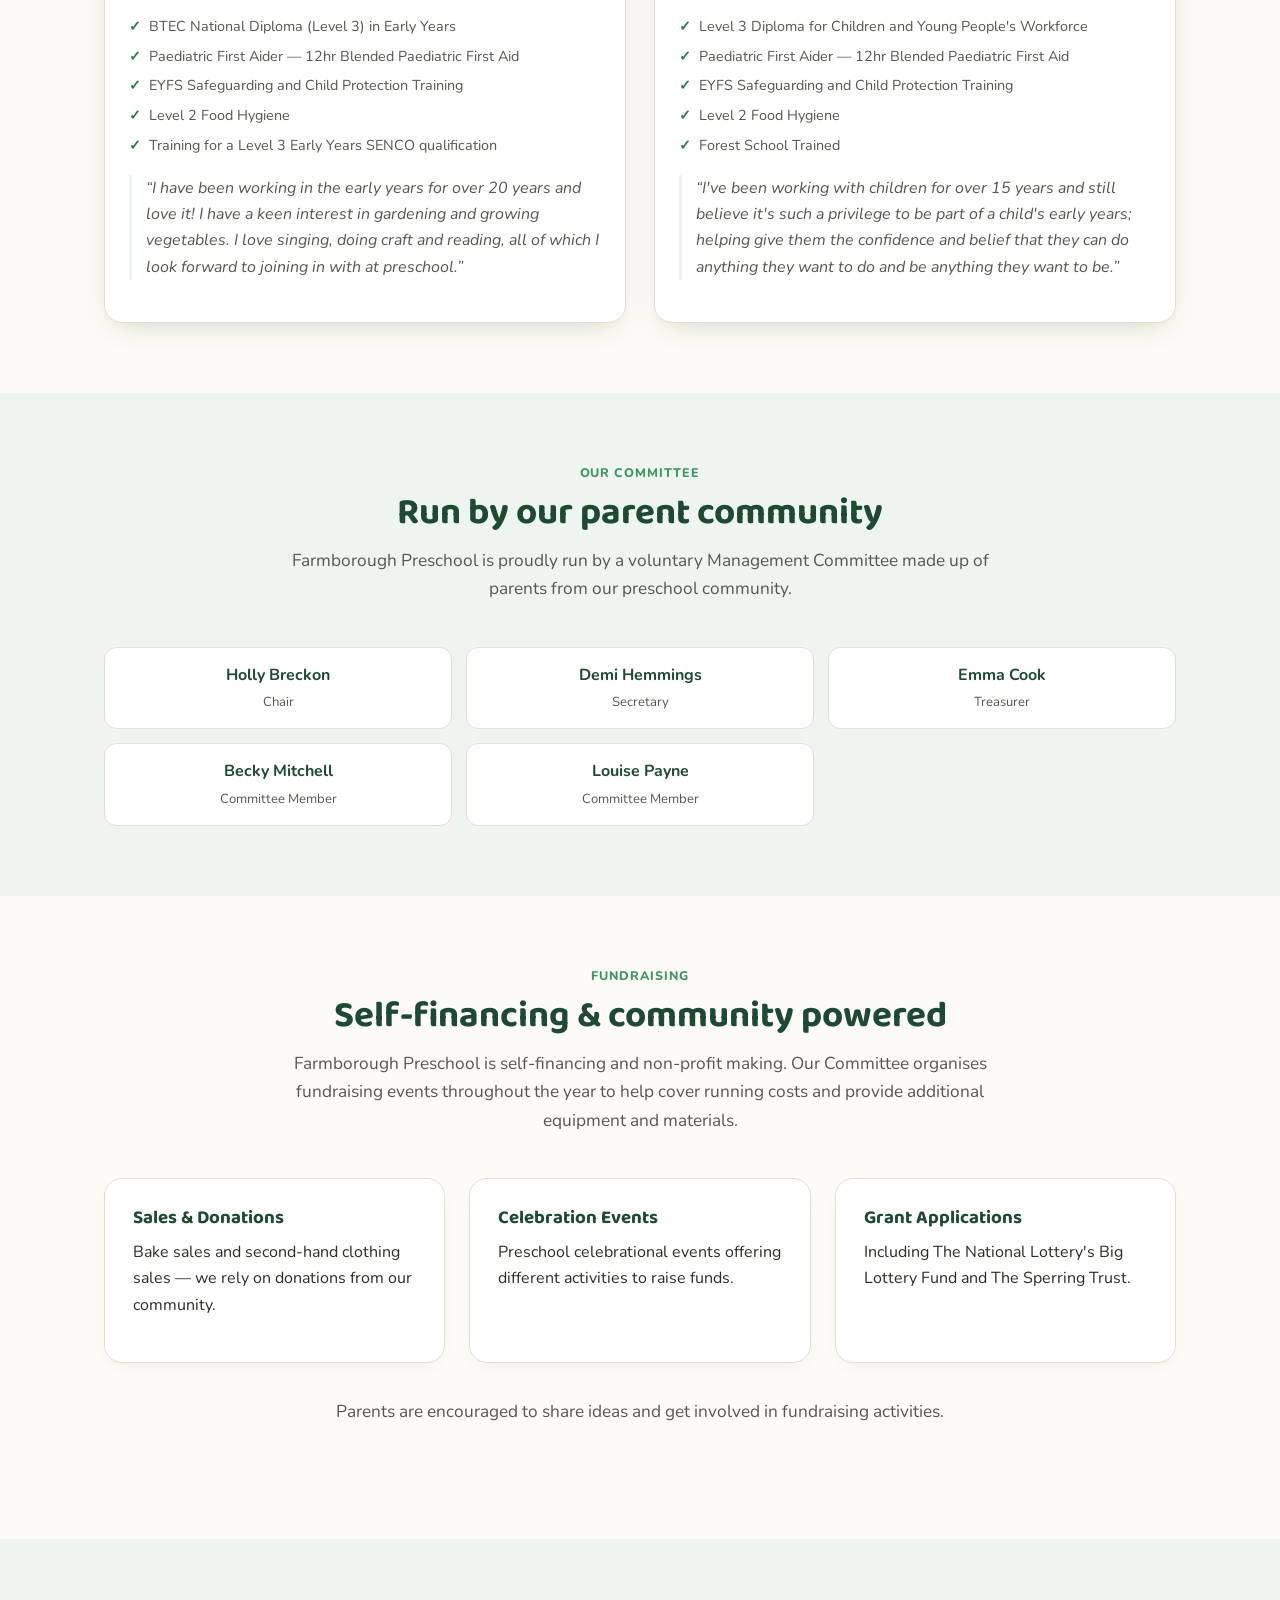
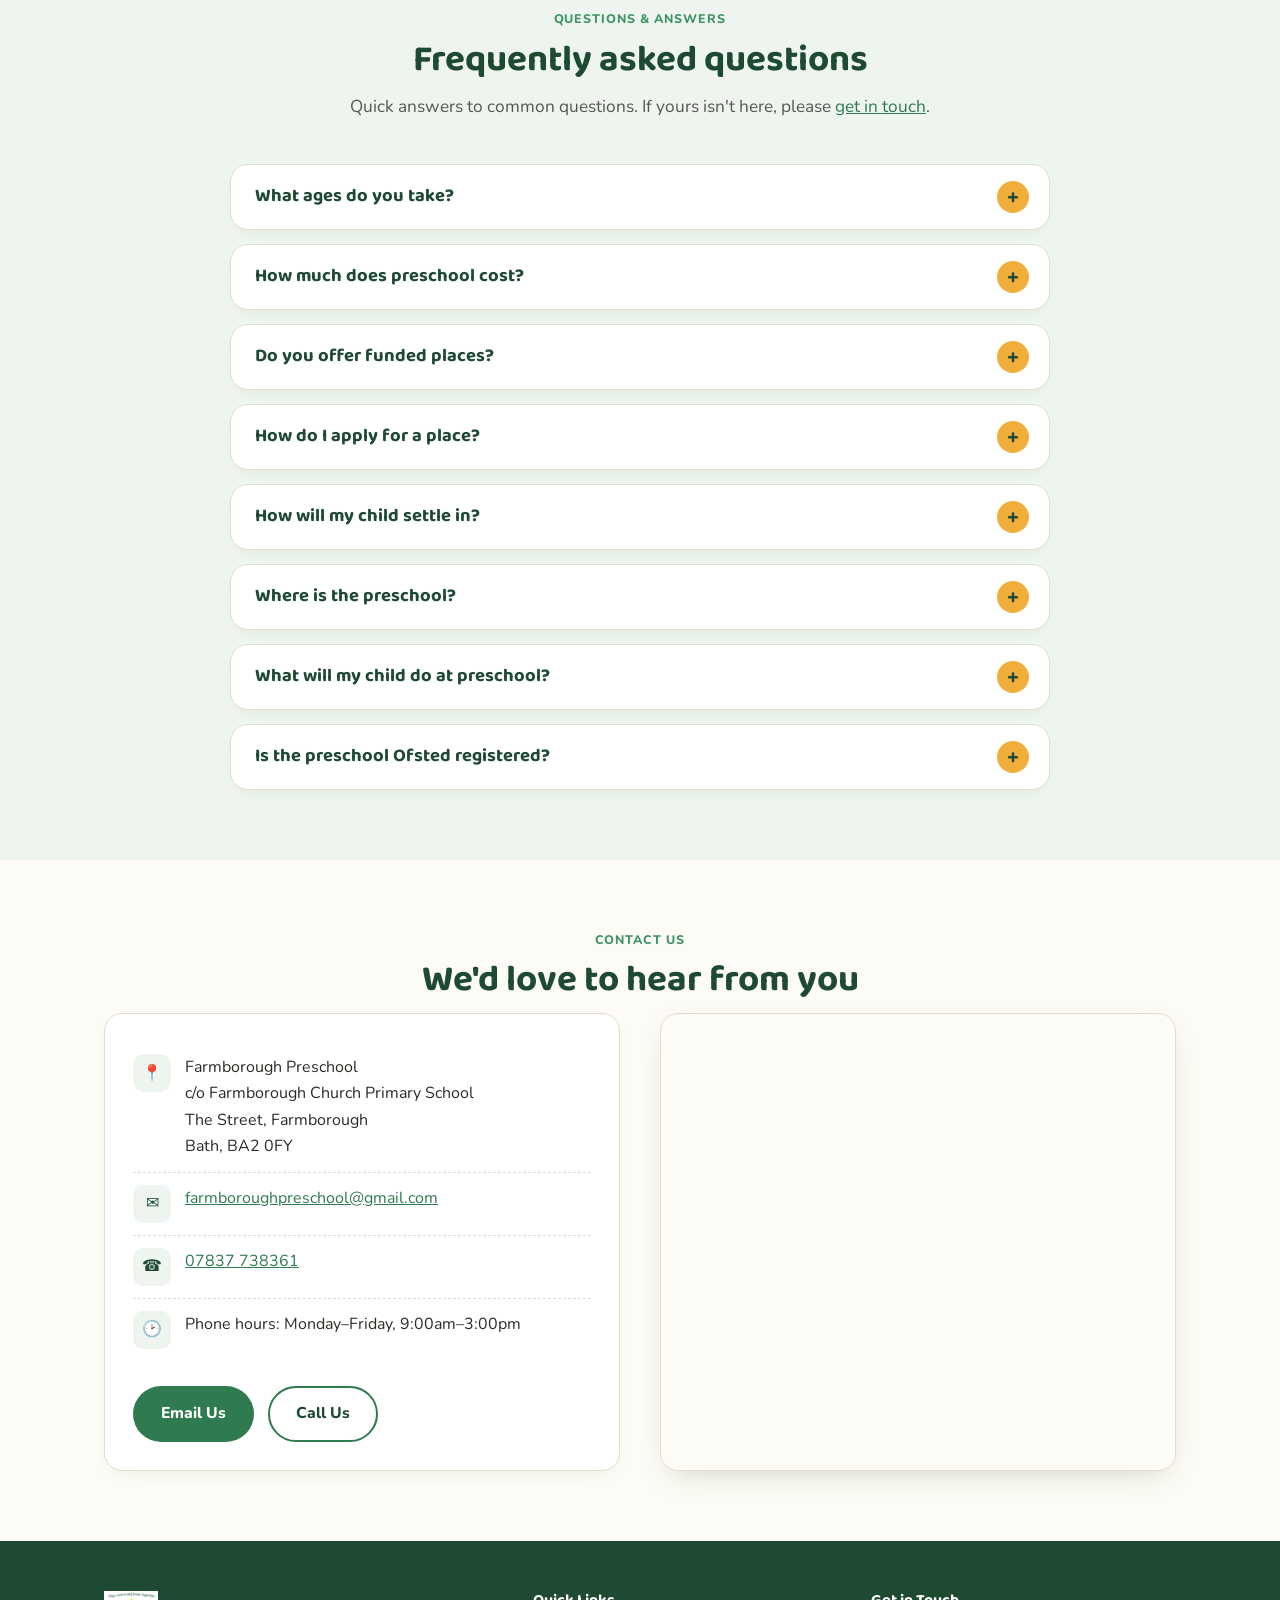
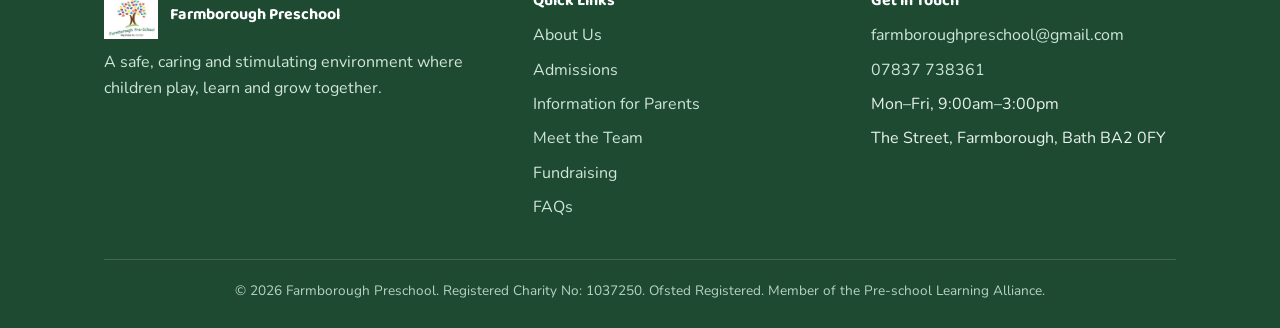
<file: admission-information/index.html>
<!doctype html>
<html lang="en">
<head>
<meta charset="UTF-8">
<title>Farmborough Preschool</title>
<meta name="robots" content="noindex">
<link rel="canonical" href="https://www.farmboroughpreschool.com/">
<meta http-equiv="refresh" content="0; url=/#admissions">
<script>location.replace('/#admissions');</script>
</head>
<body>
<p>This page has moved to <a href="/#admissions">Admissions</a>.</p>
</body>
</html>
</file>
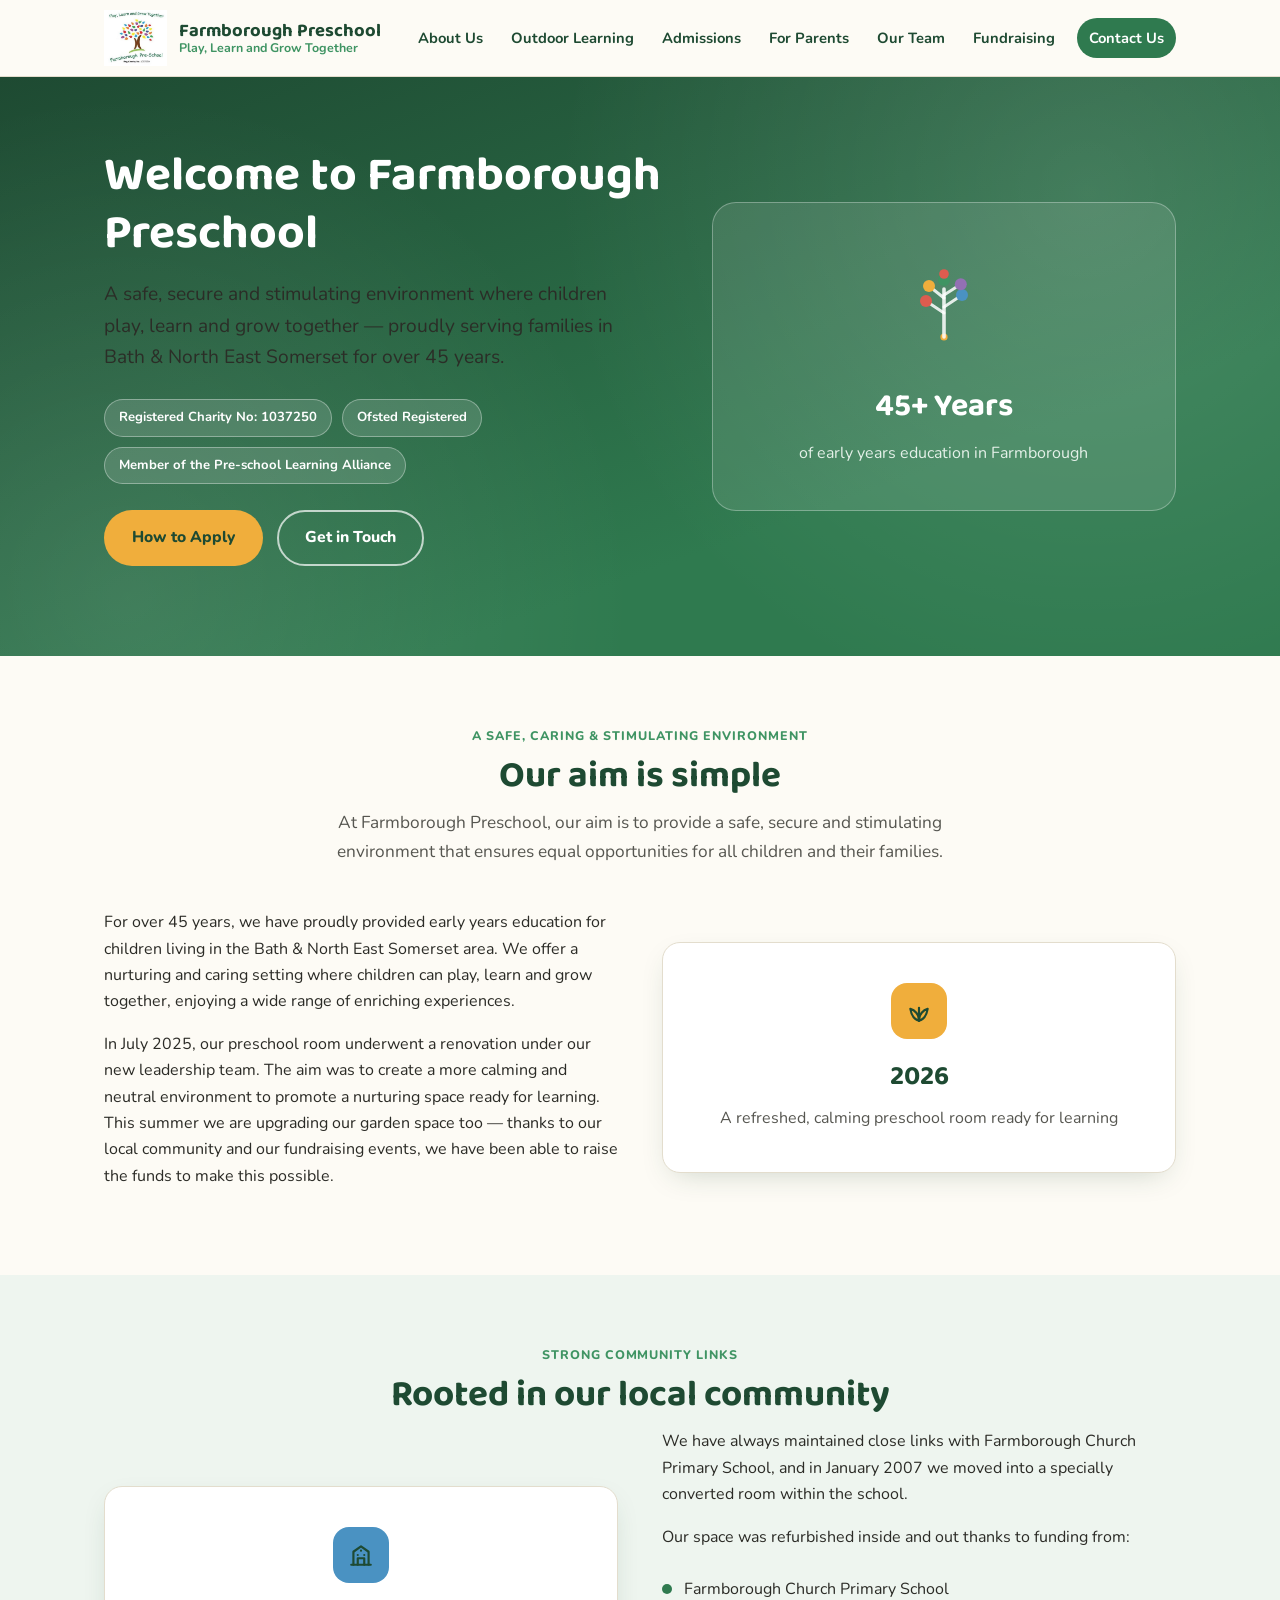
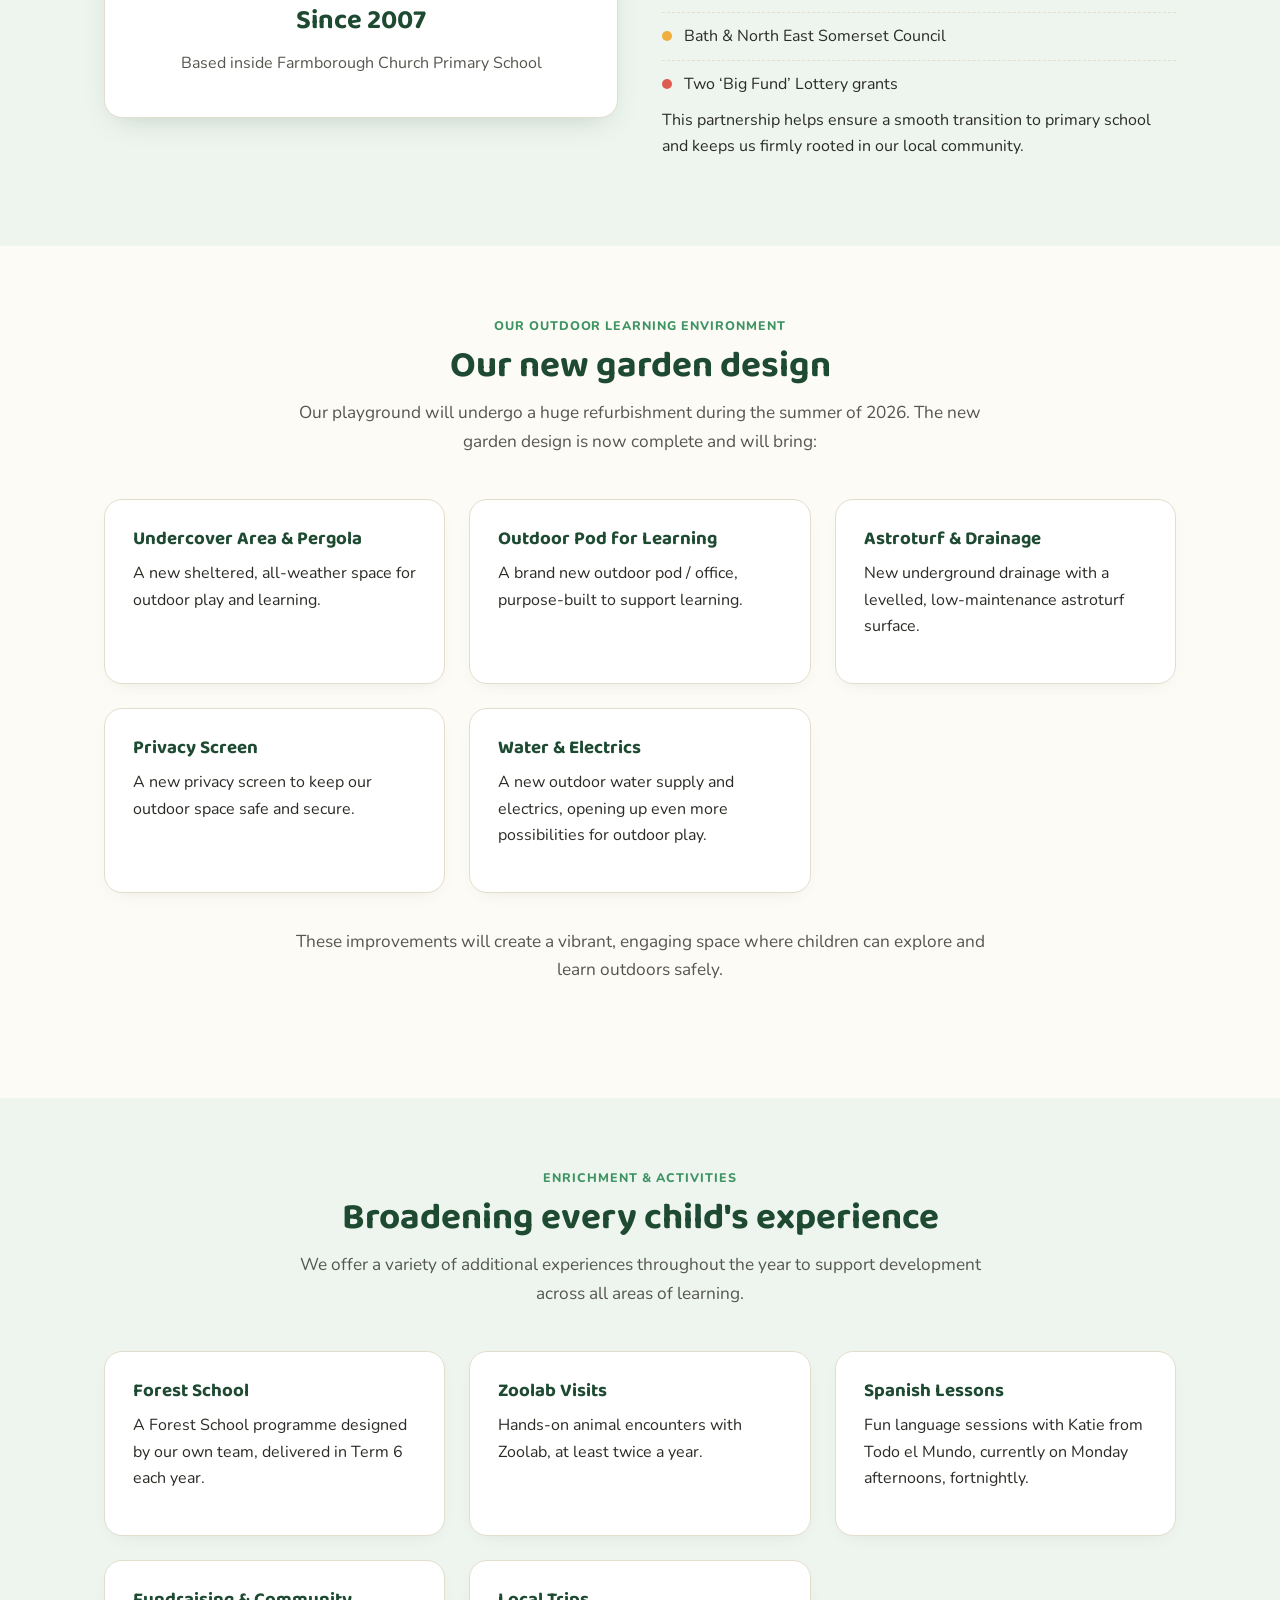
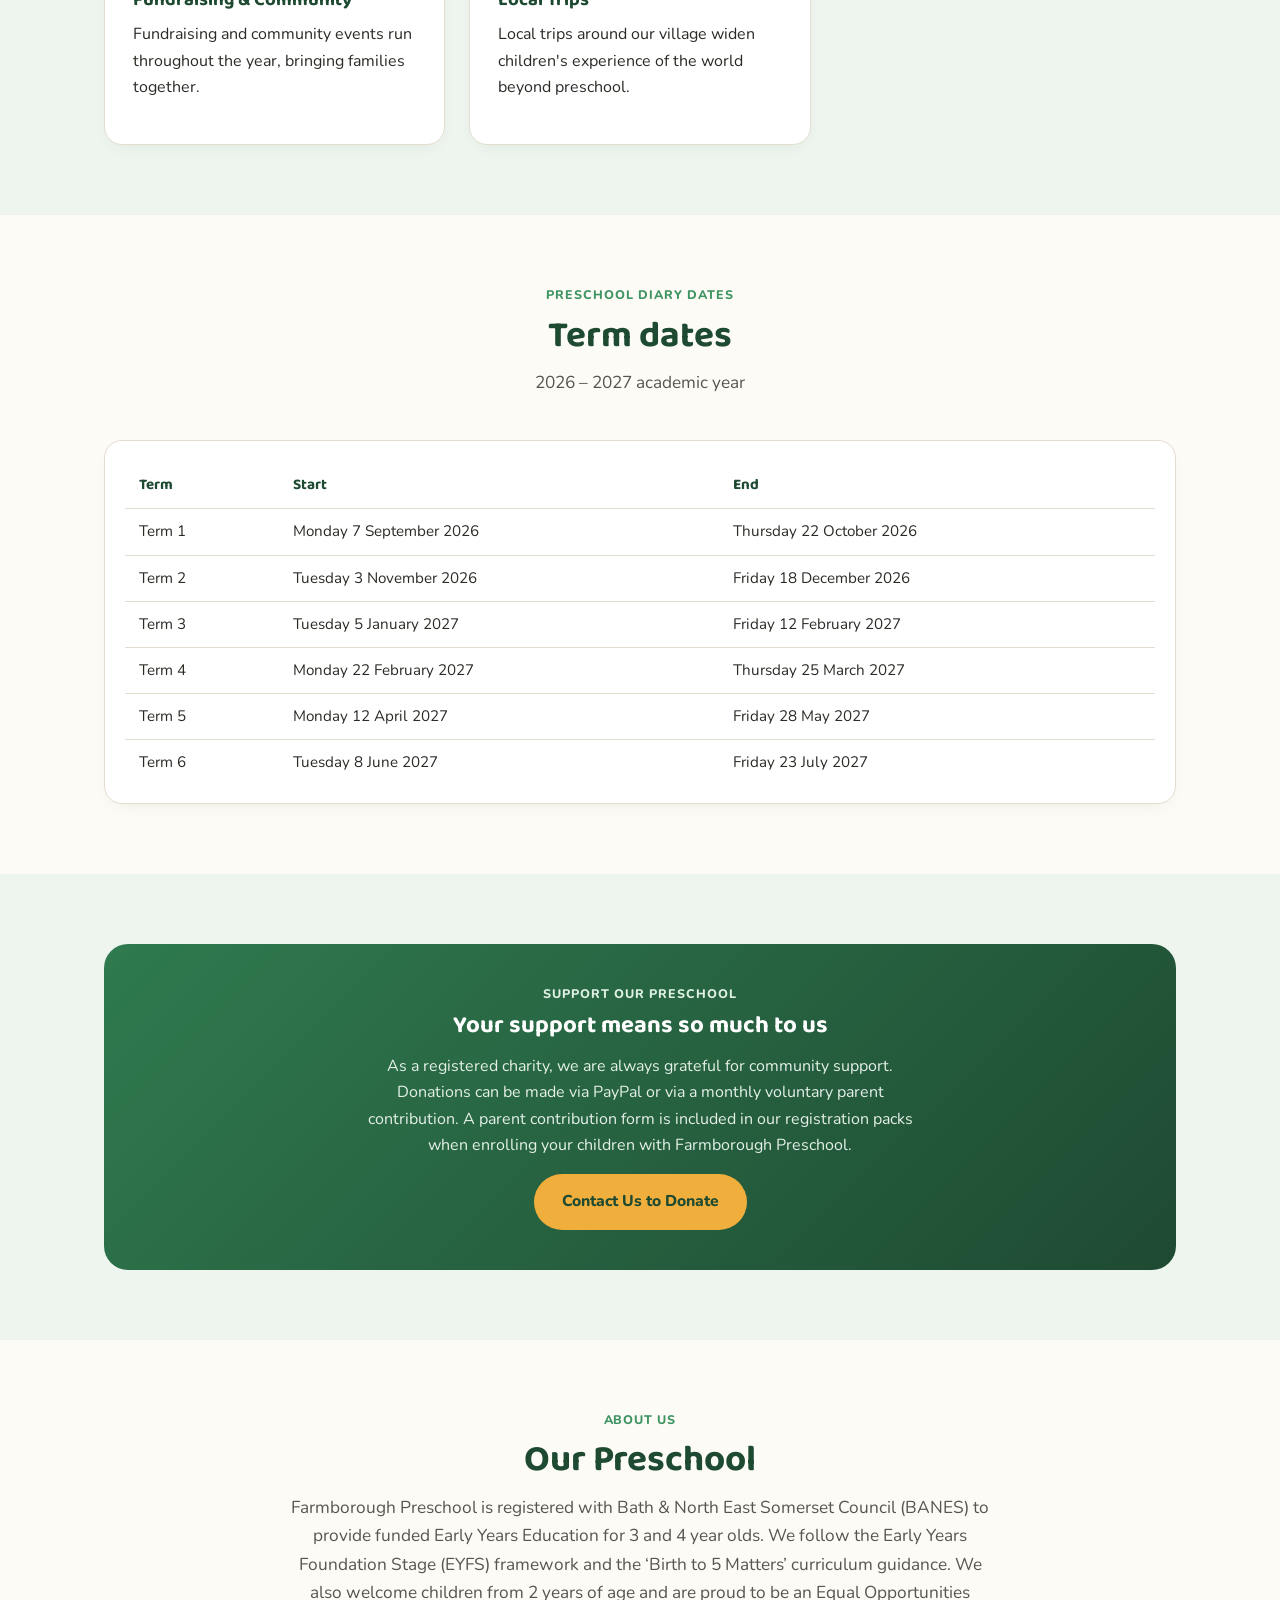
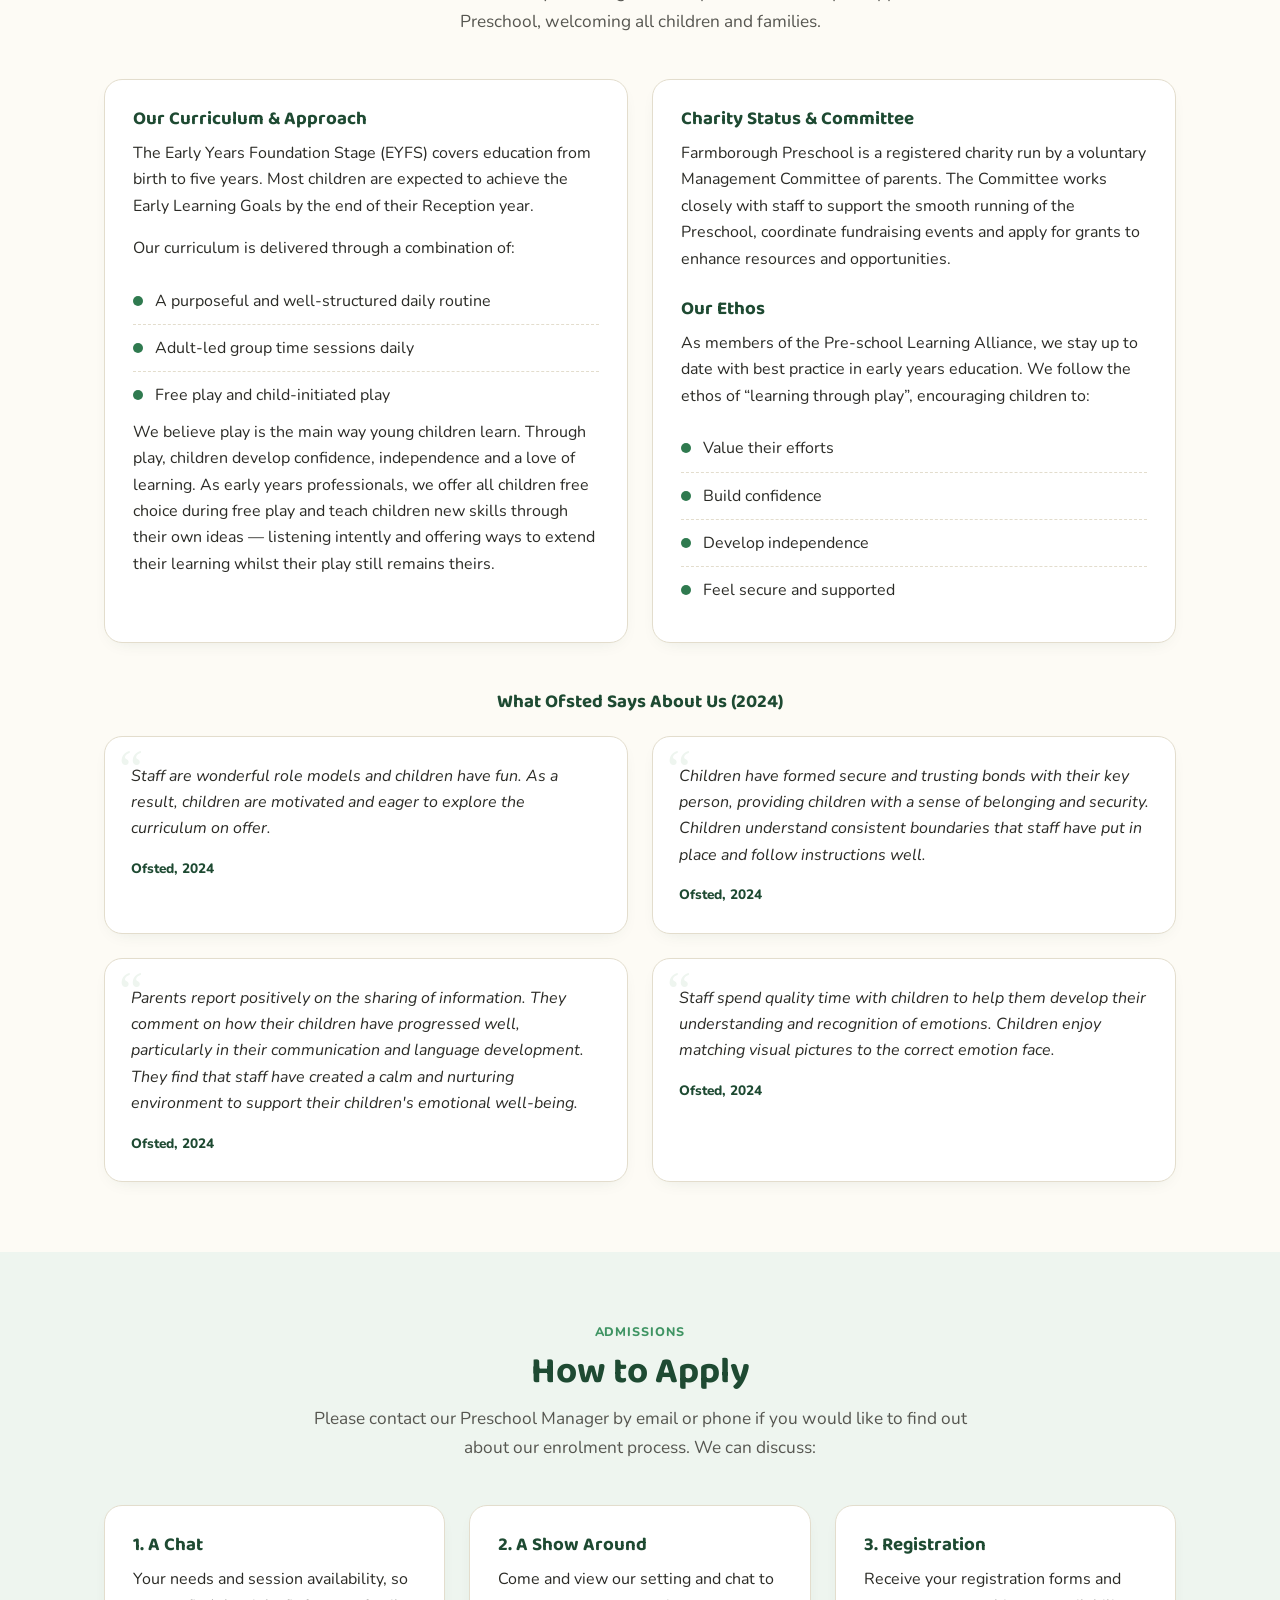
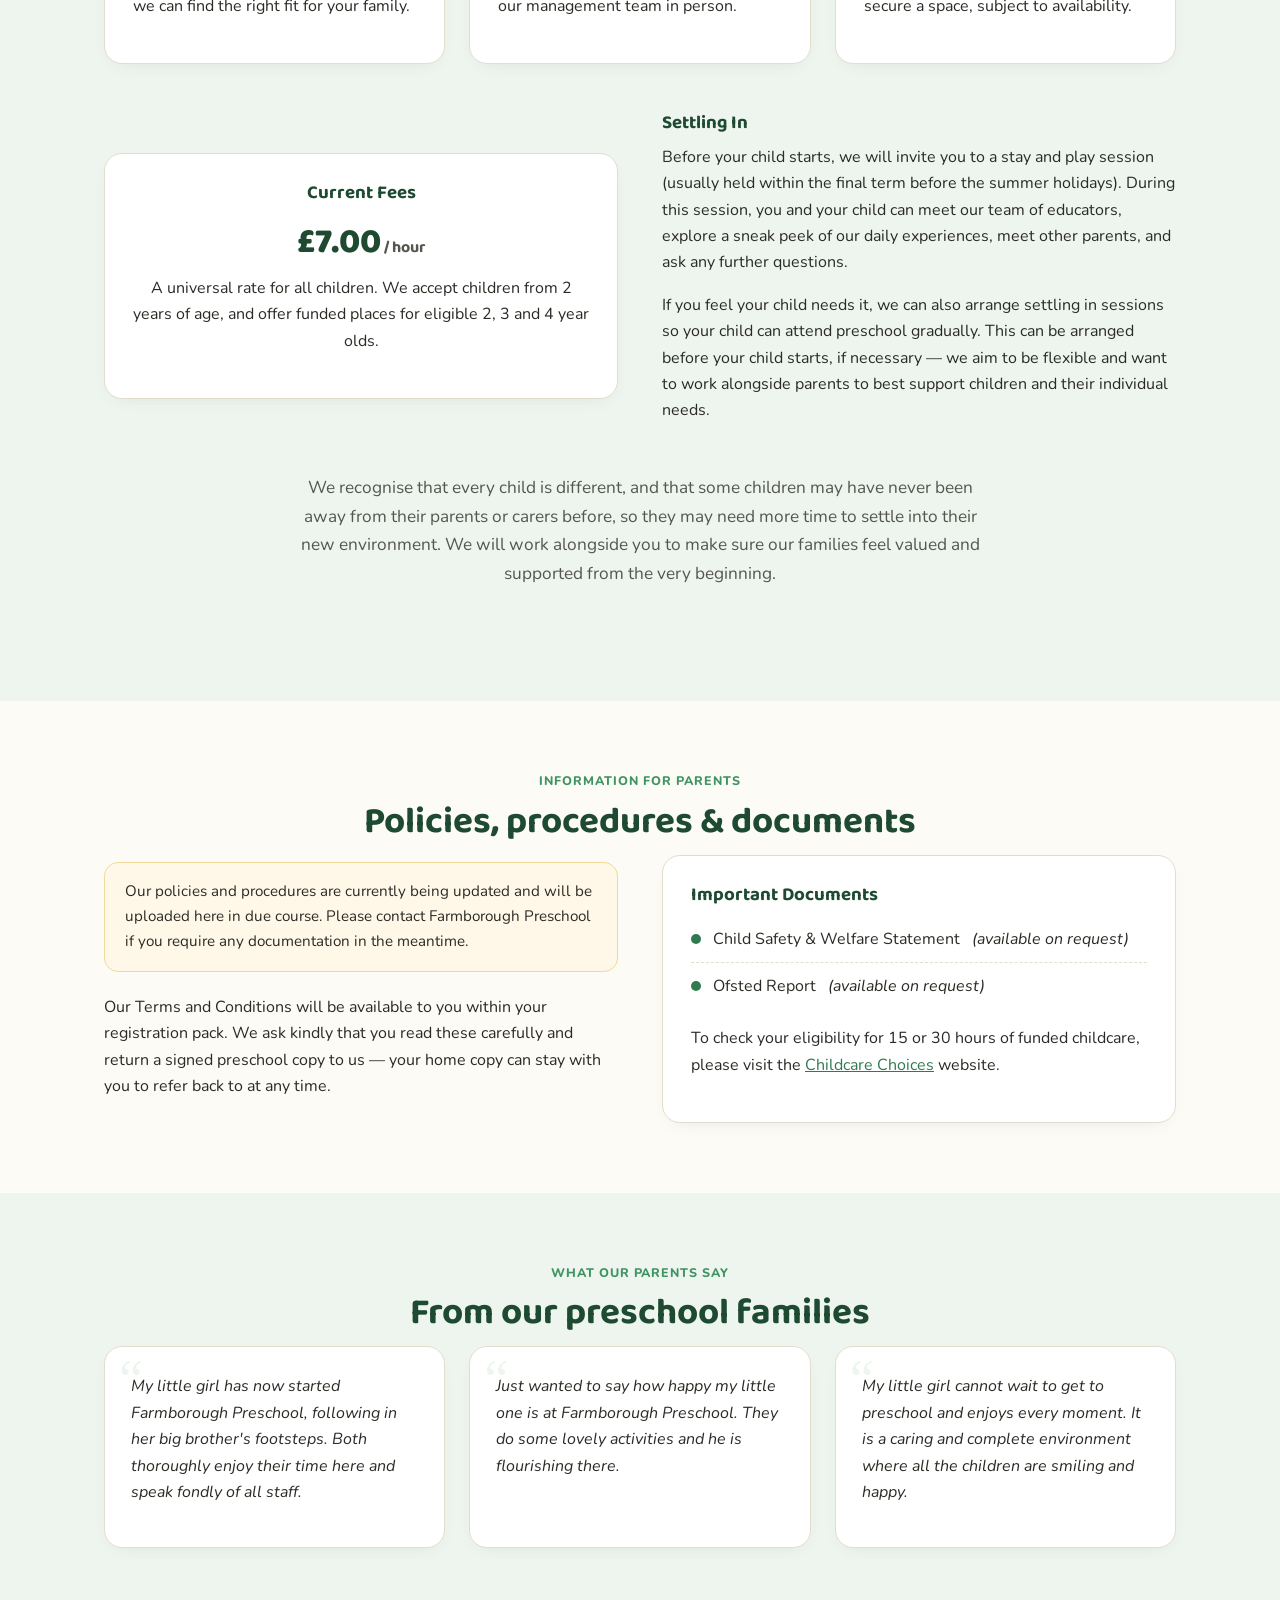
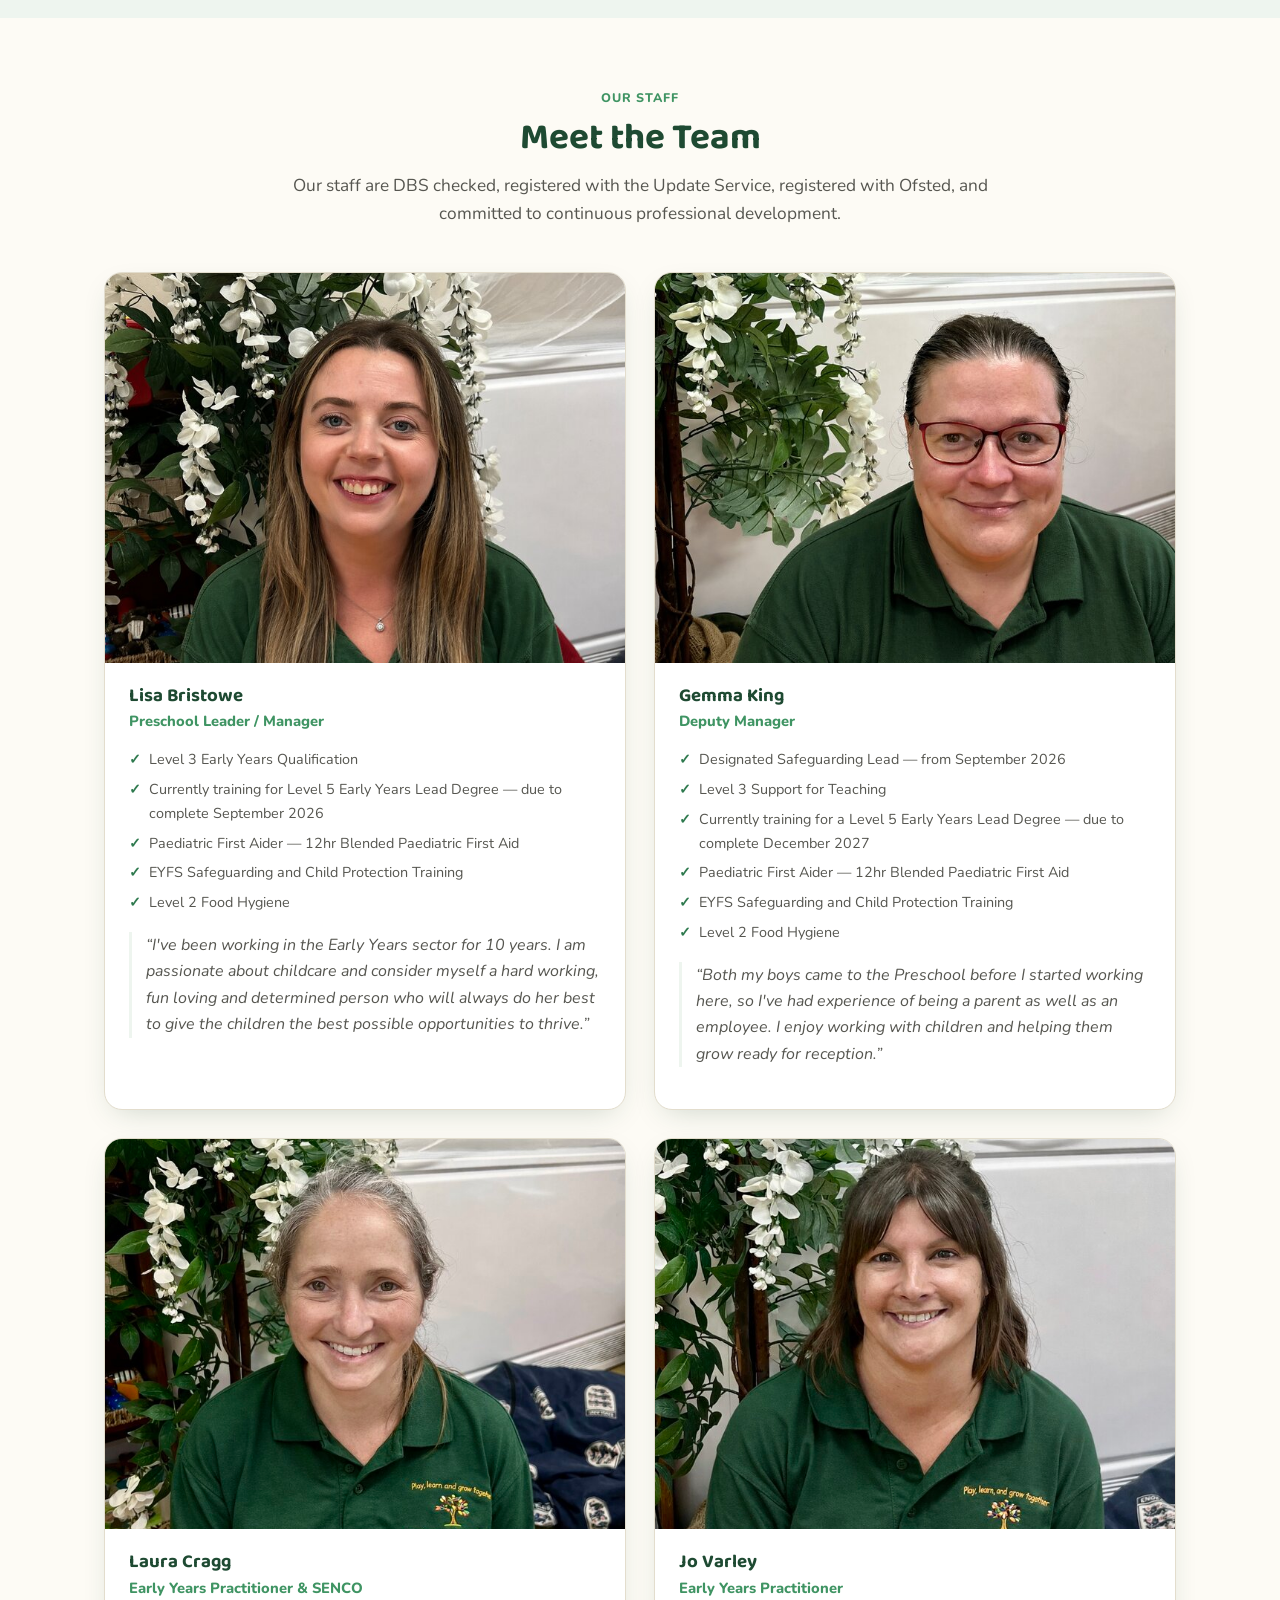
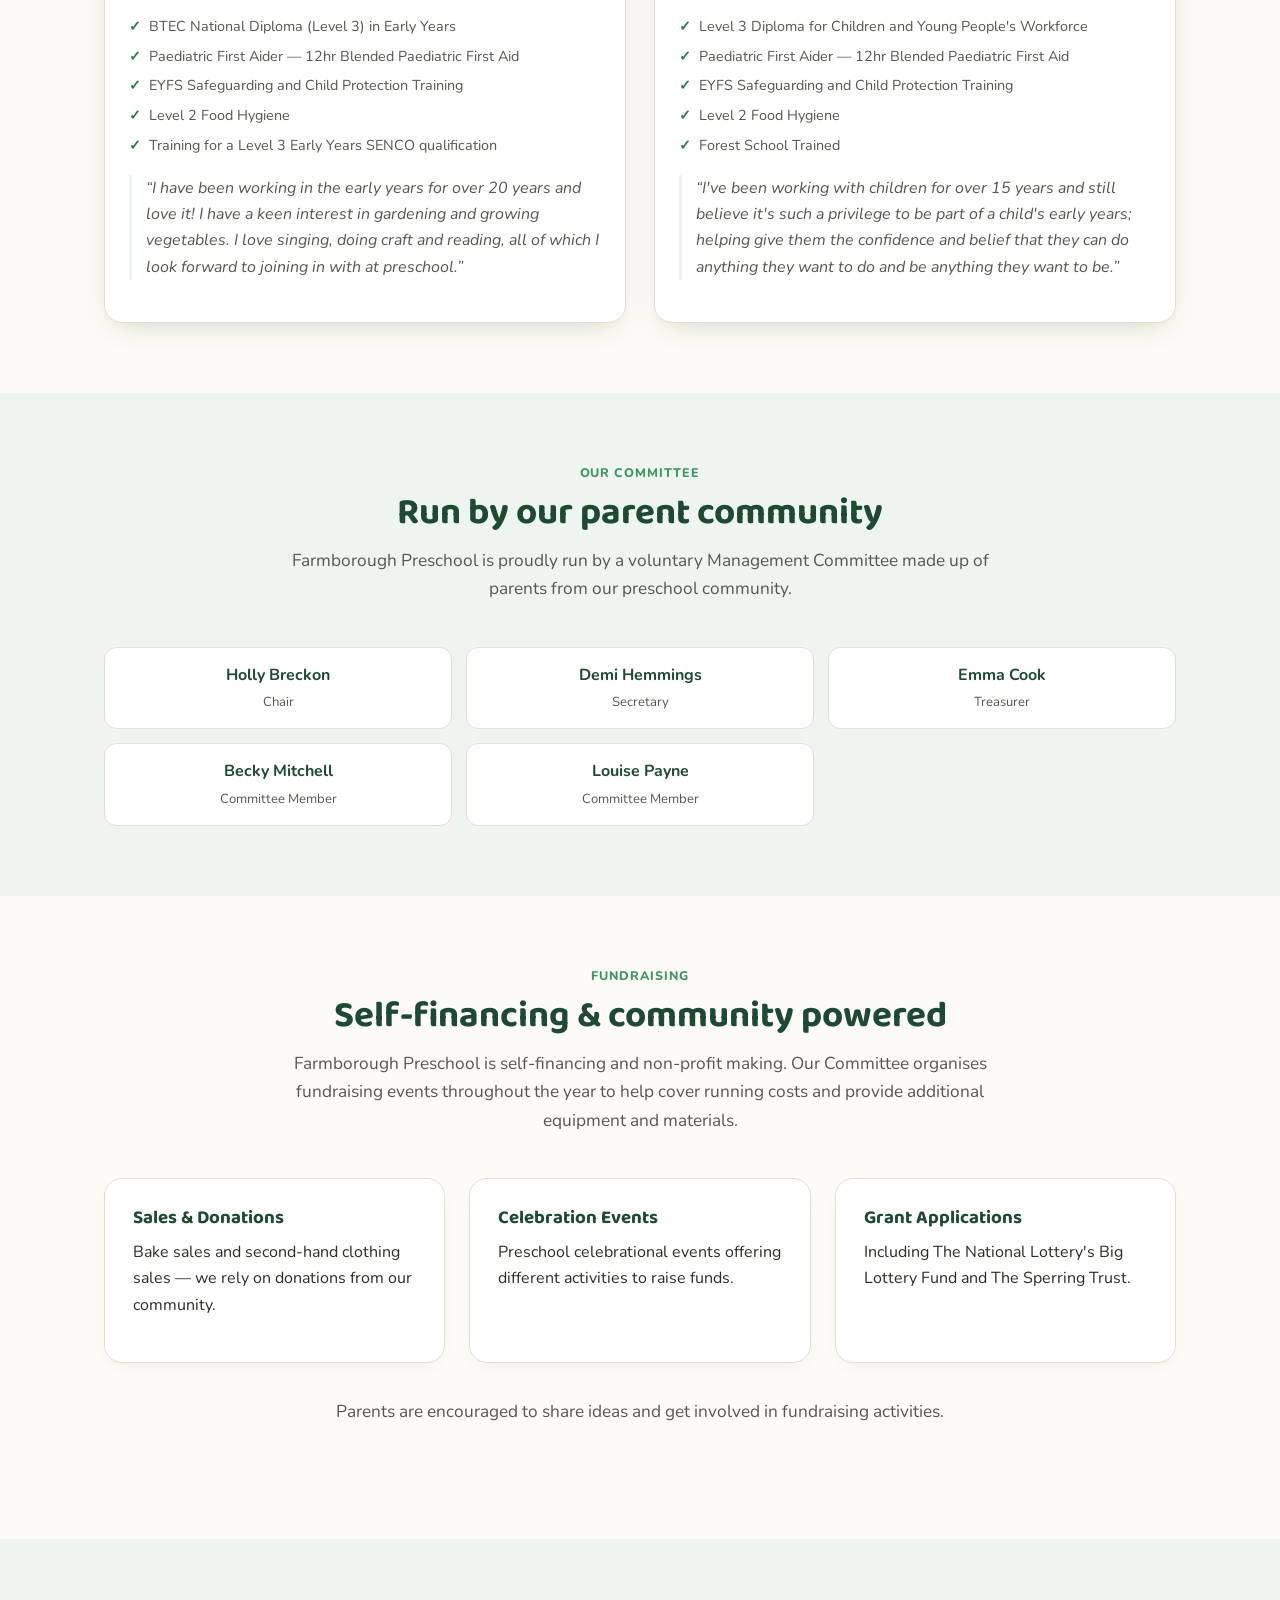
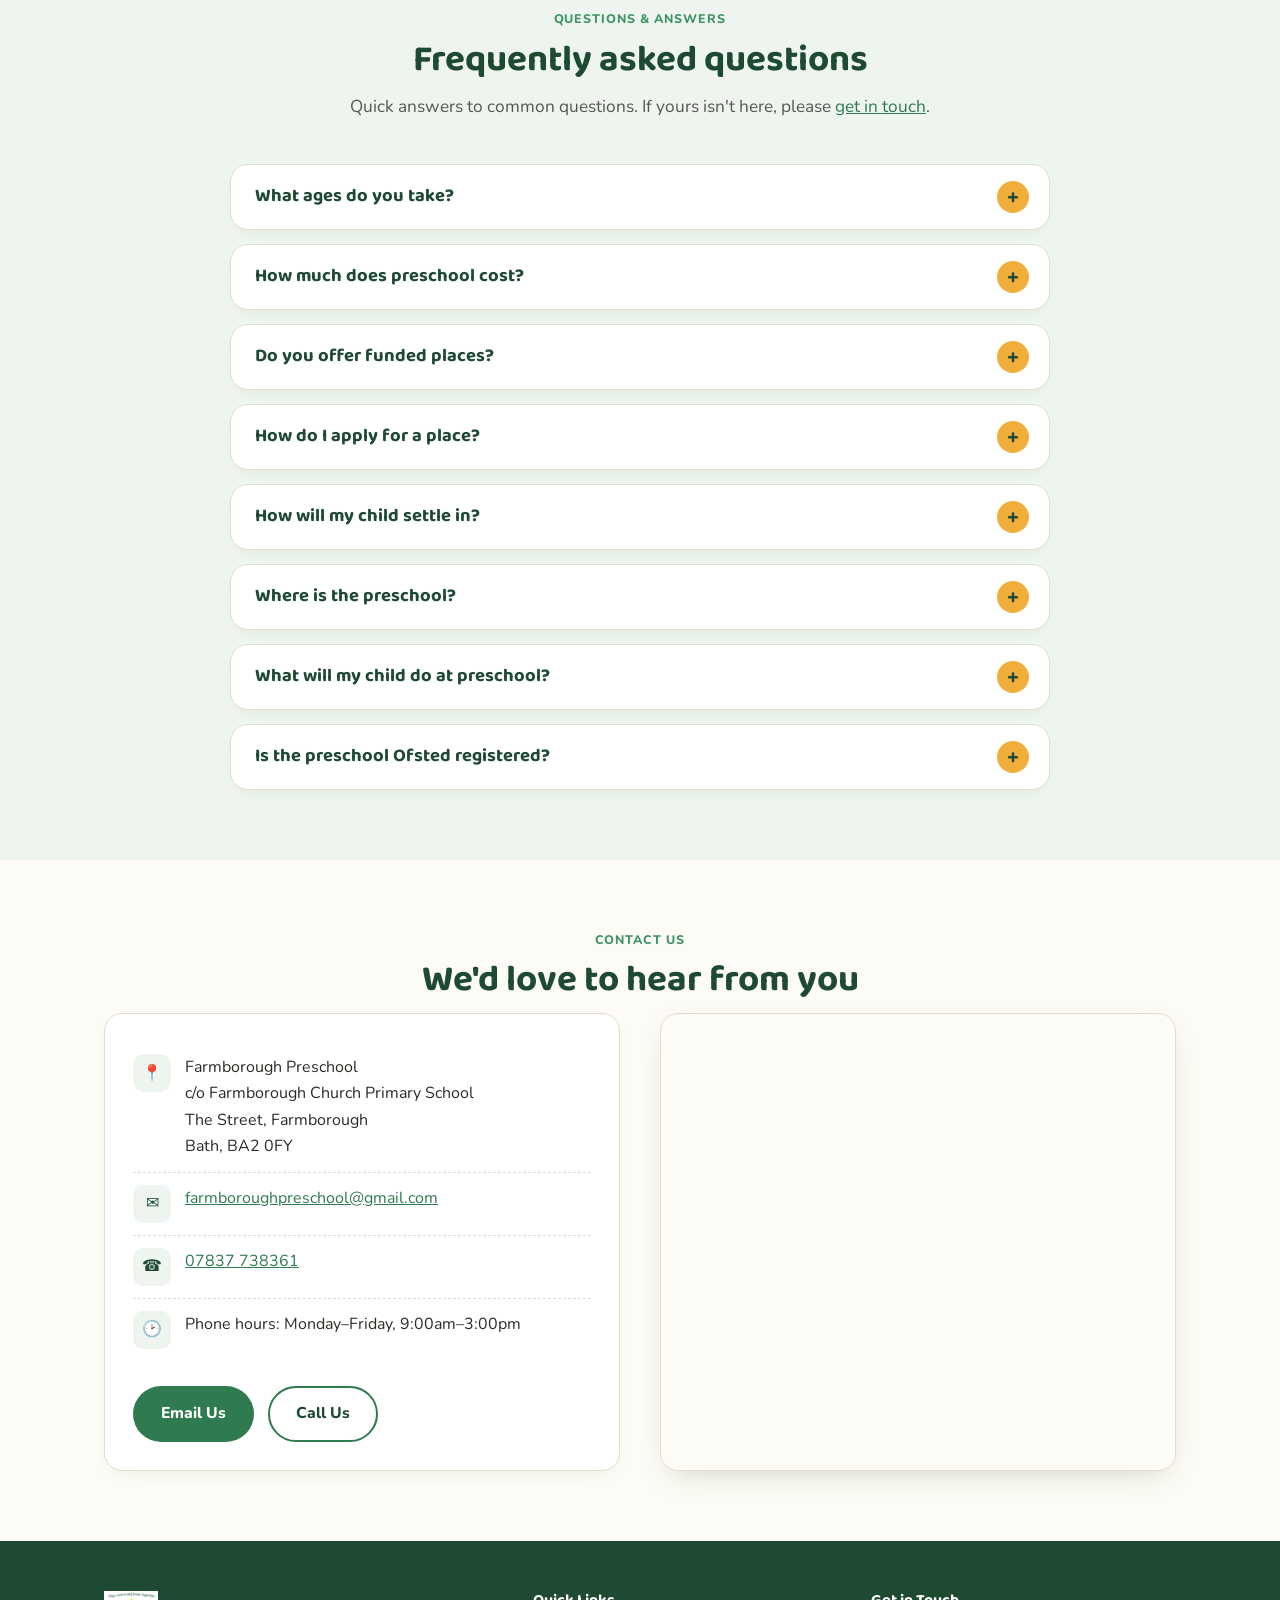
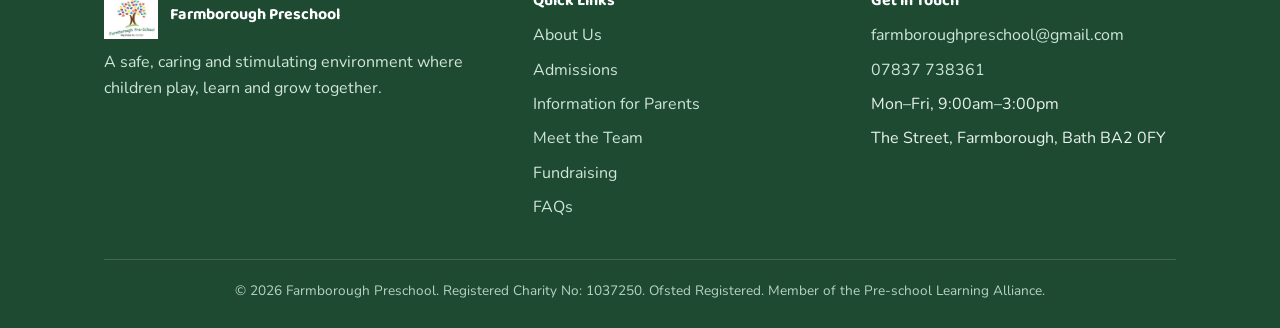
<file: fundraising/index.html>
<!doctype html>
<html lang="en">
<head>
<meta charset="UTF-8">
<title>Farmborough Preschool</title>
<meta name="robots" content="noindex">
<link rel="canonical" href="https://www.farmboroughpreschool.com/">
<meta http-equiv="refresh" content="0; url=/#fundraising">
<script>location.replace('/#fundraising');</script>
</head>
<body>
<p>This page has moved to <a href="/#fundraising">Fundraising</a>.</p>
</body>
</html>
</file>
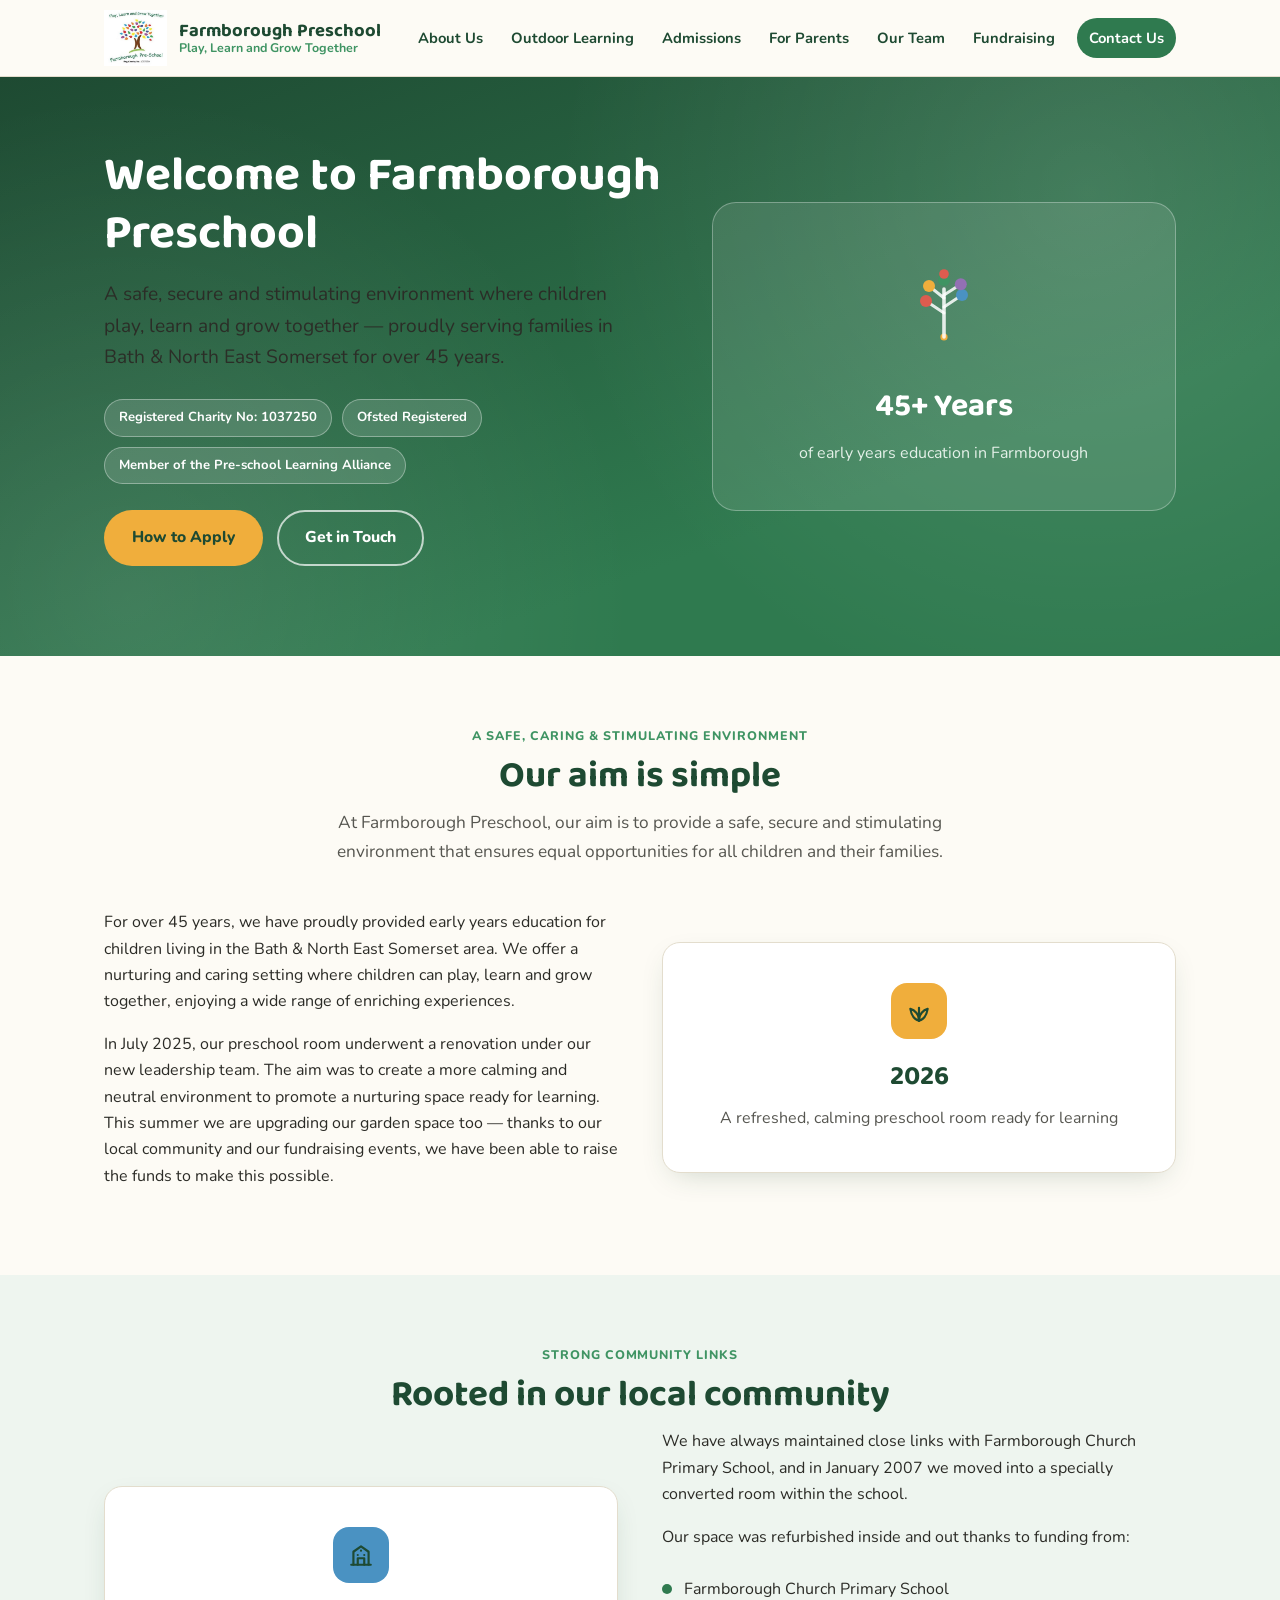
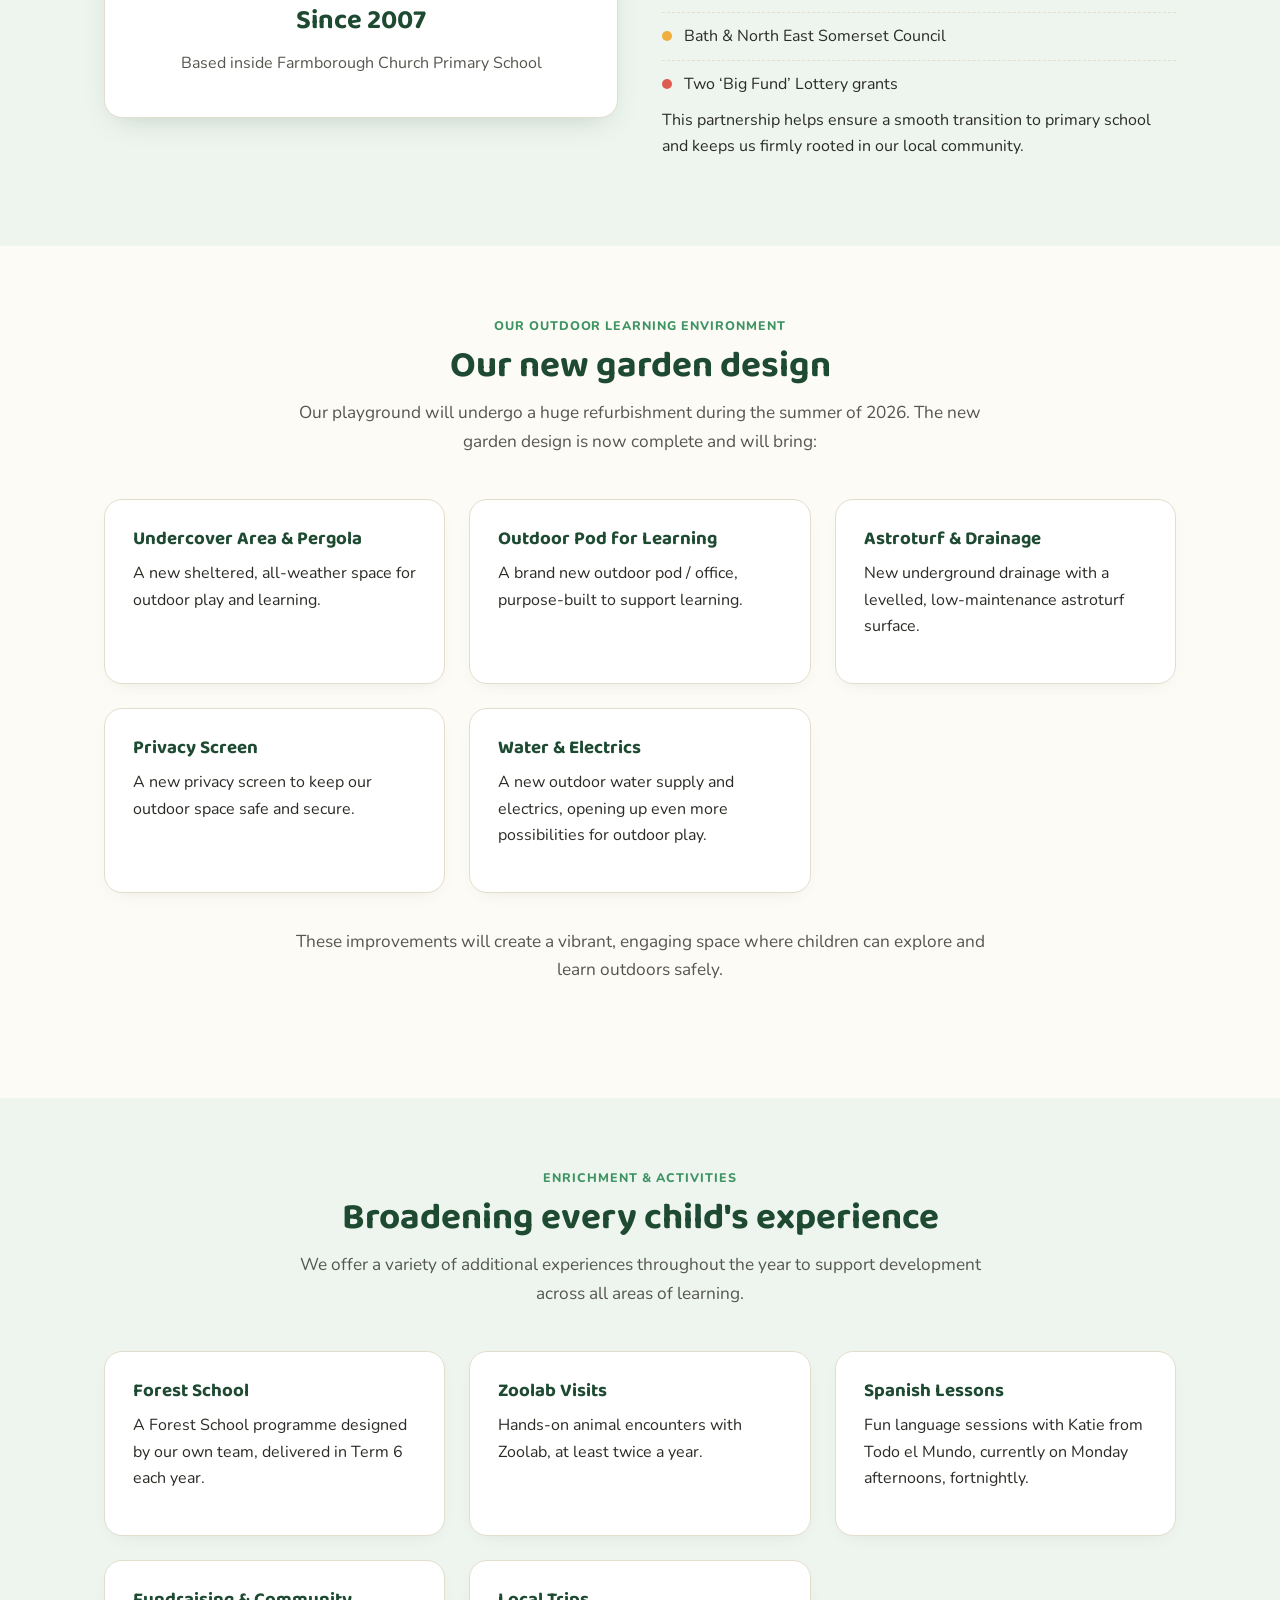
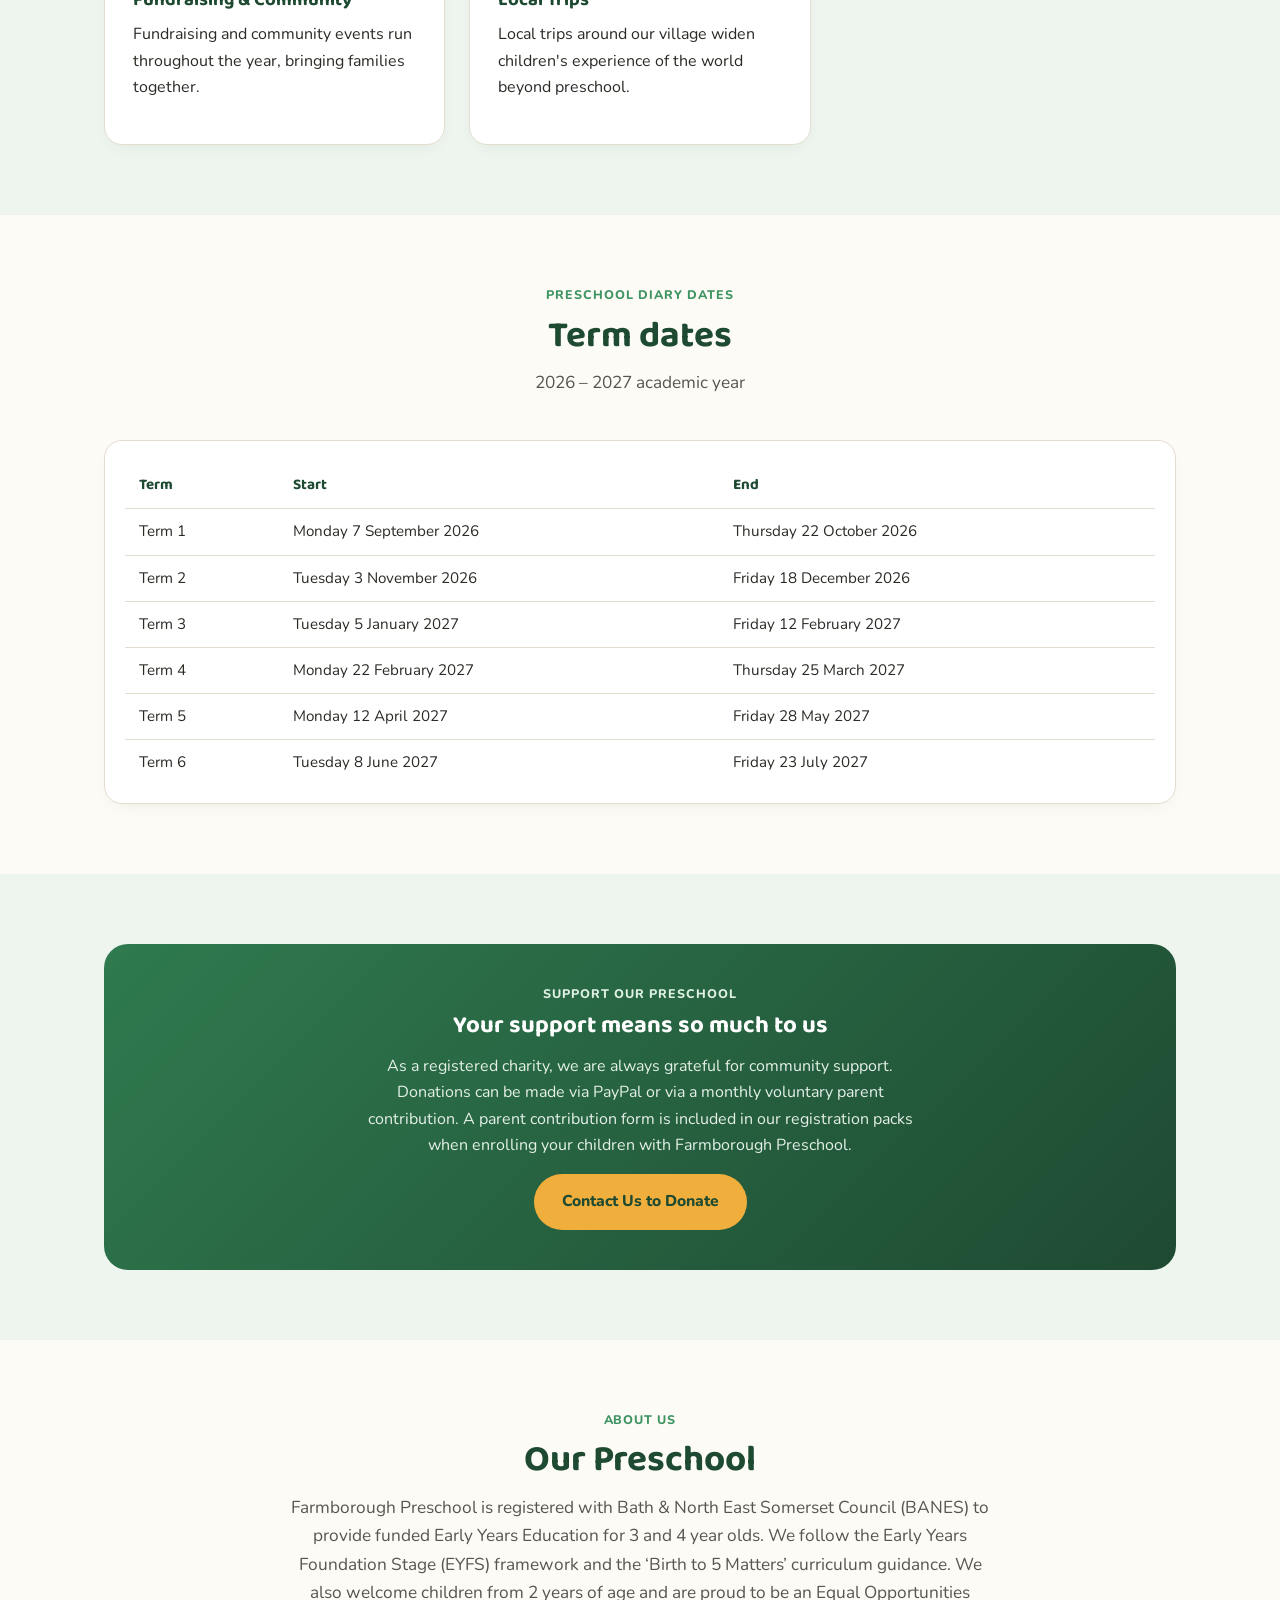
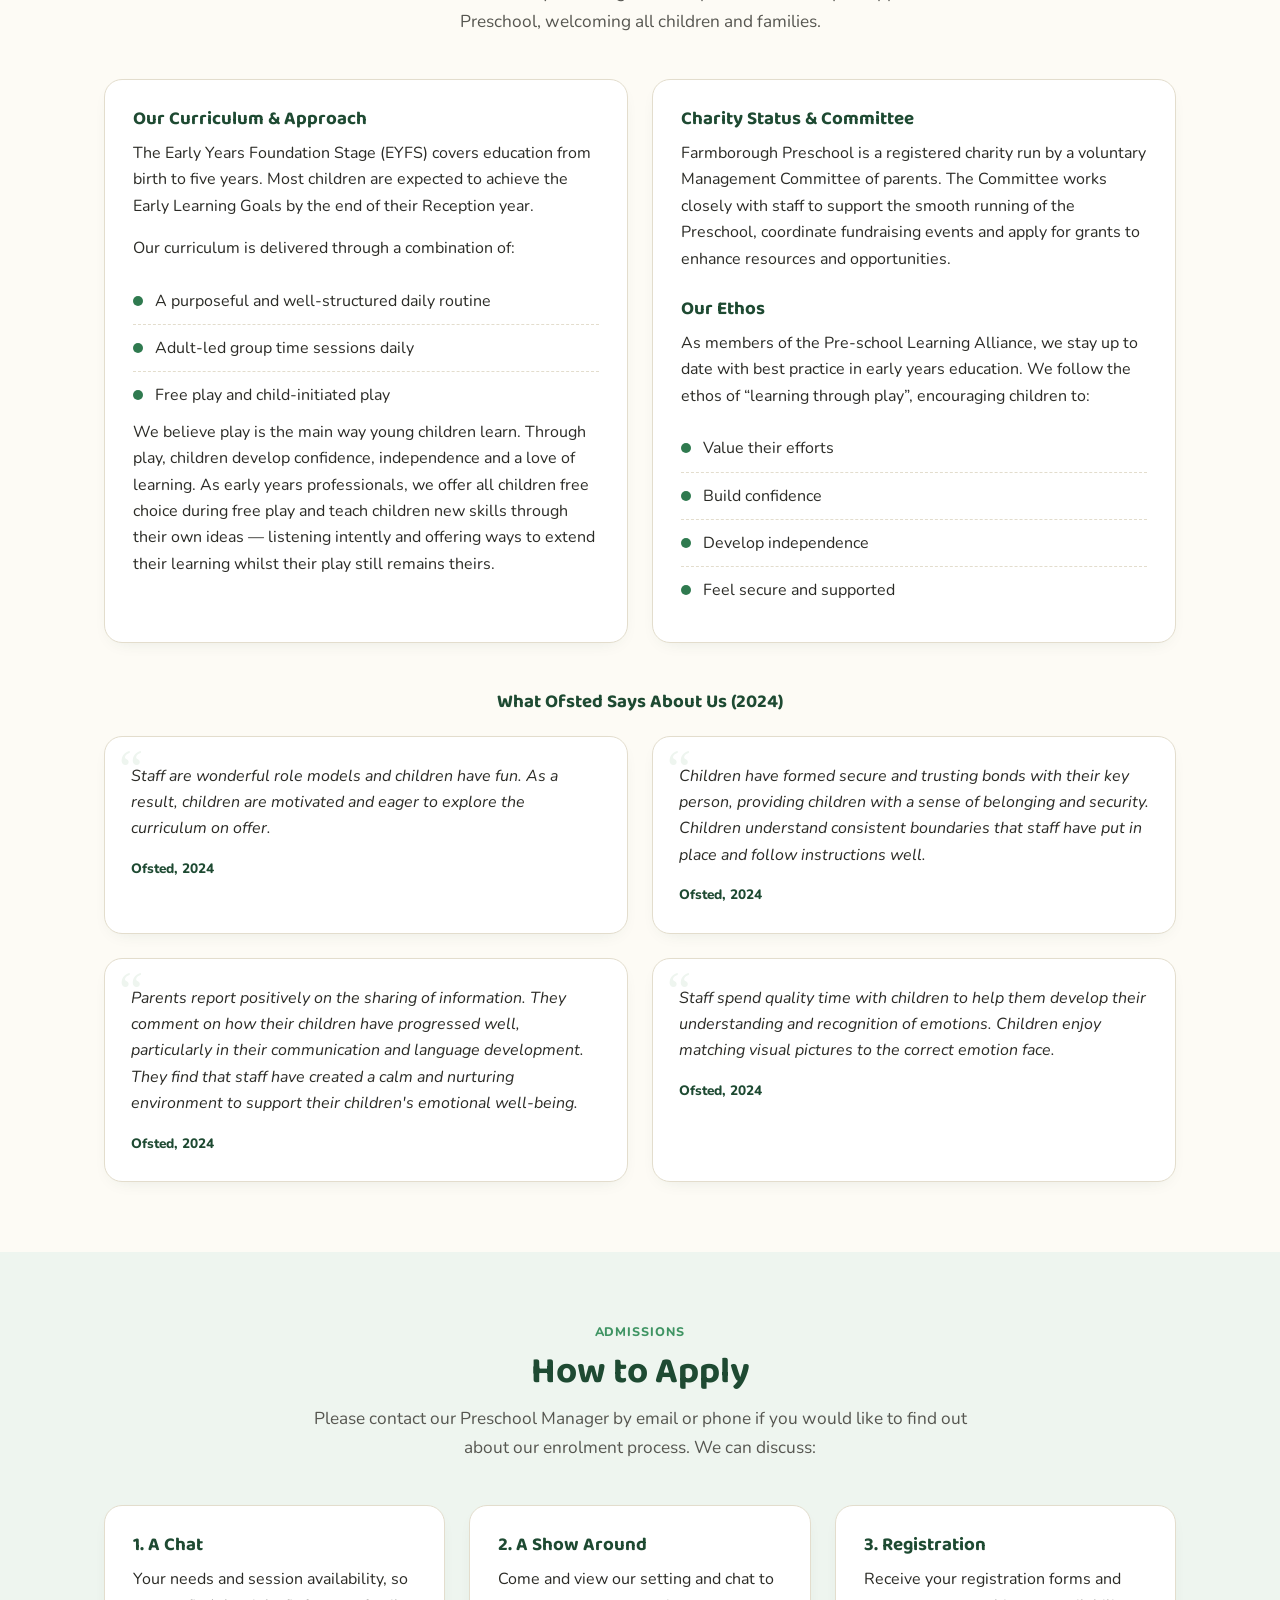
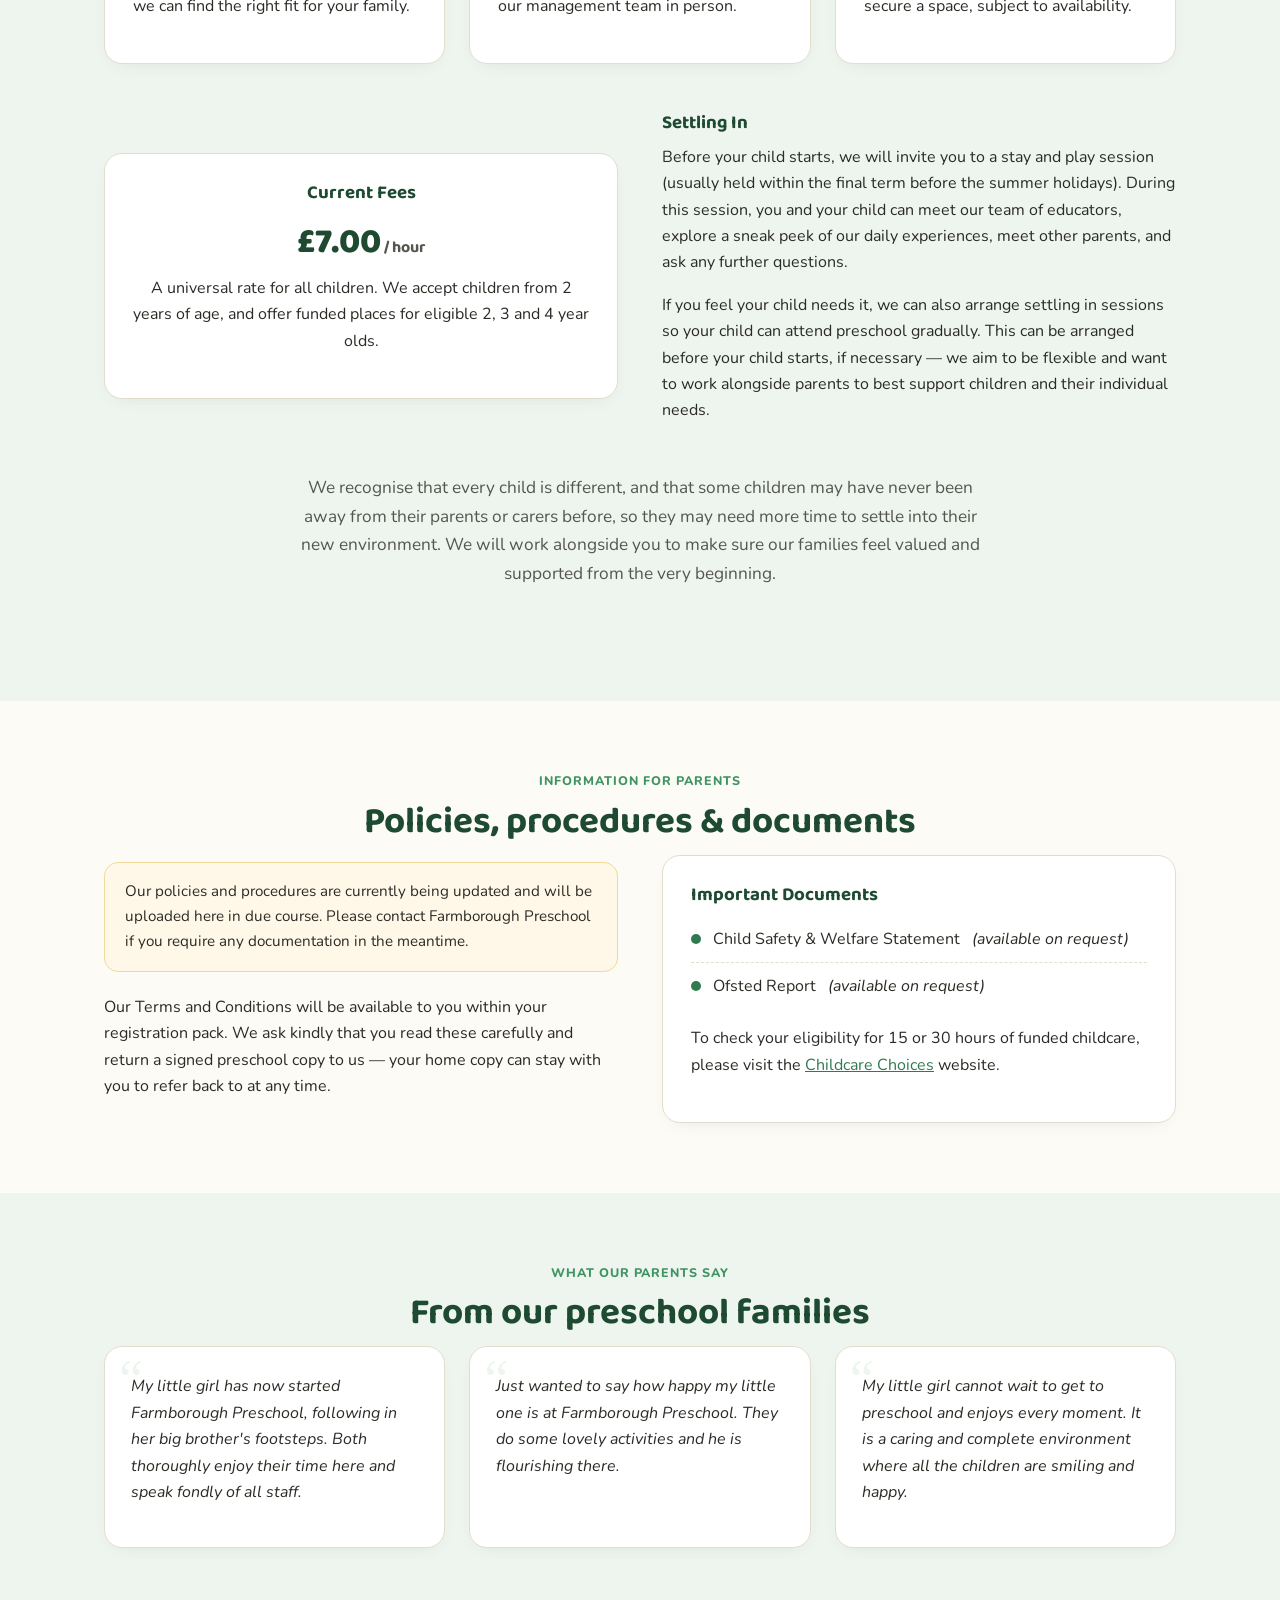
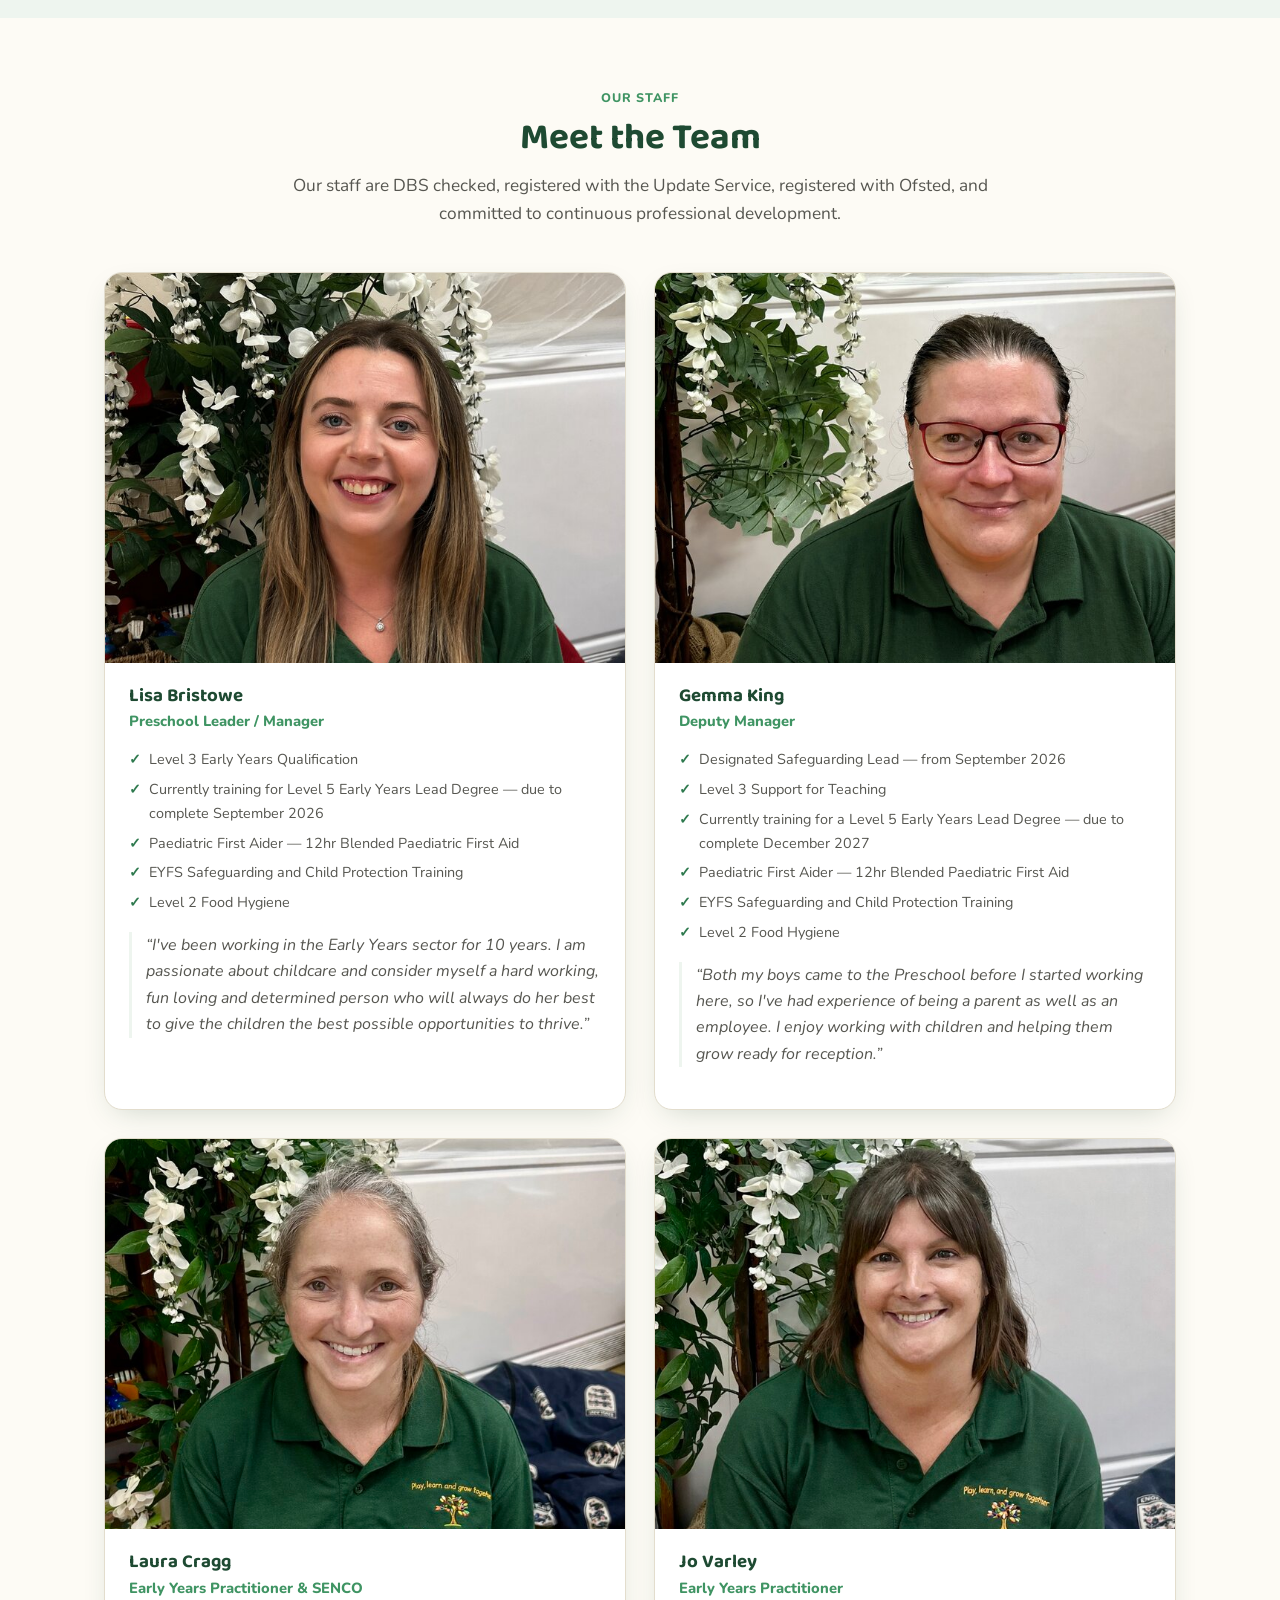
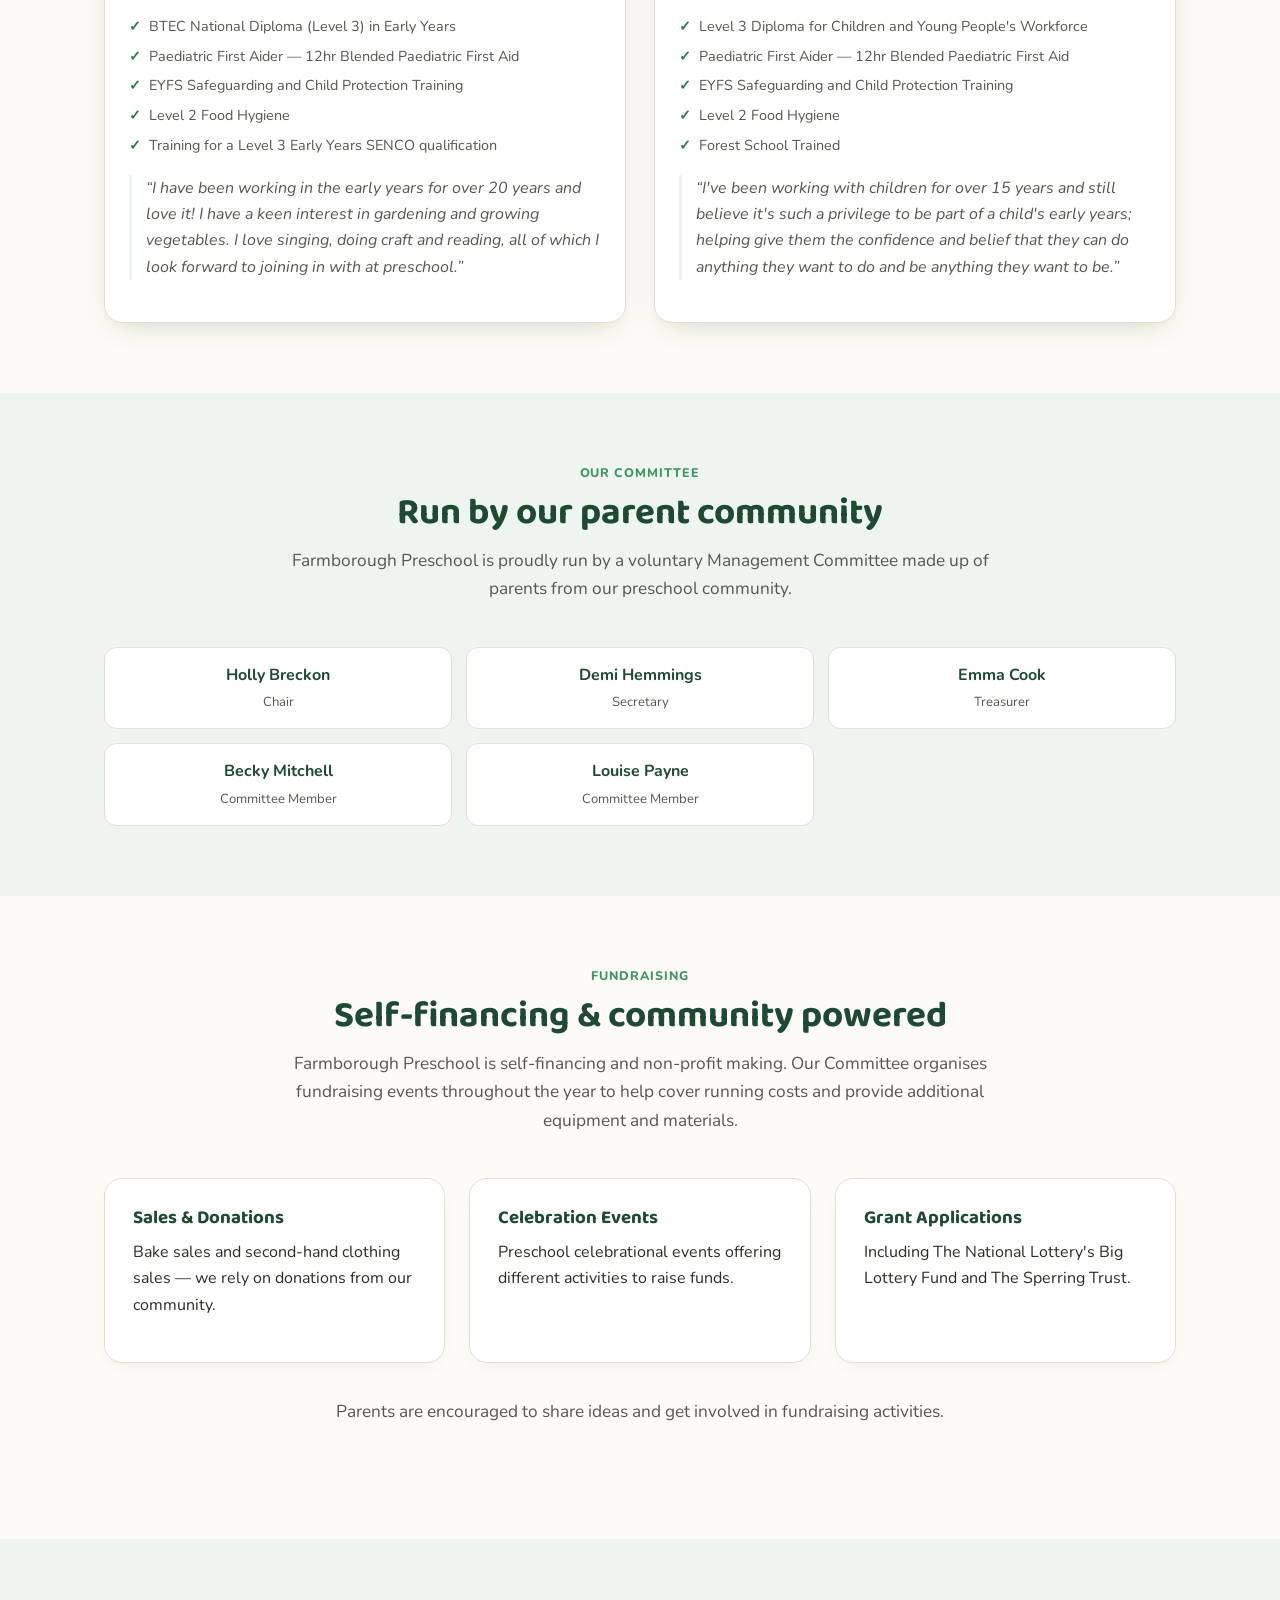
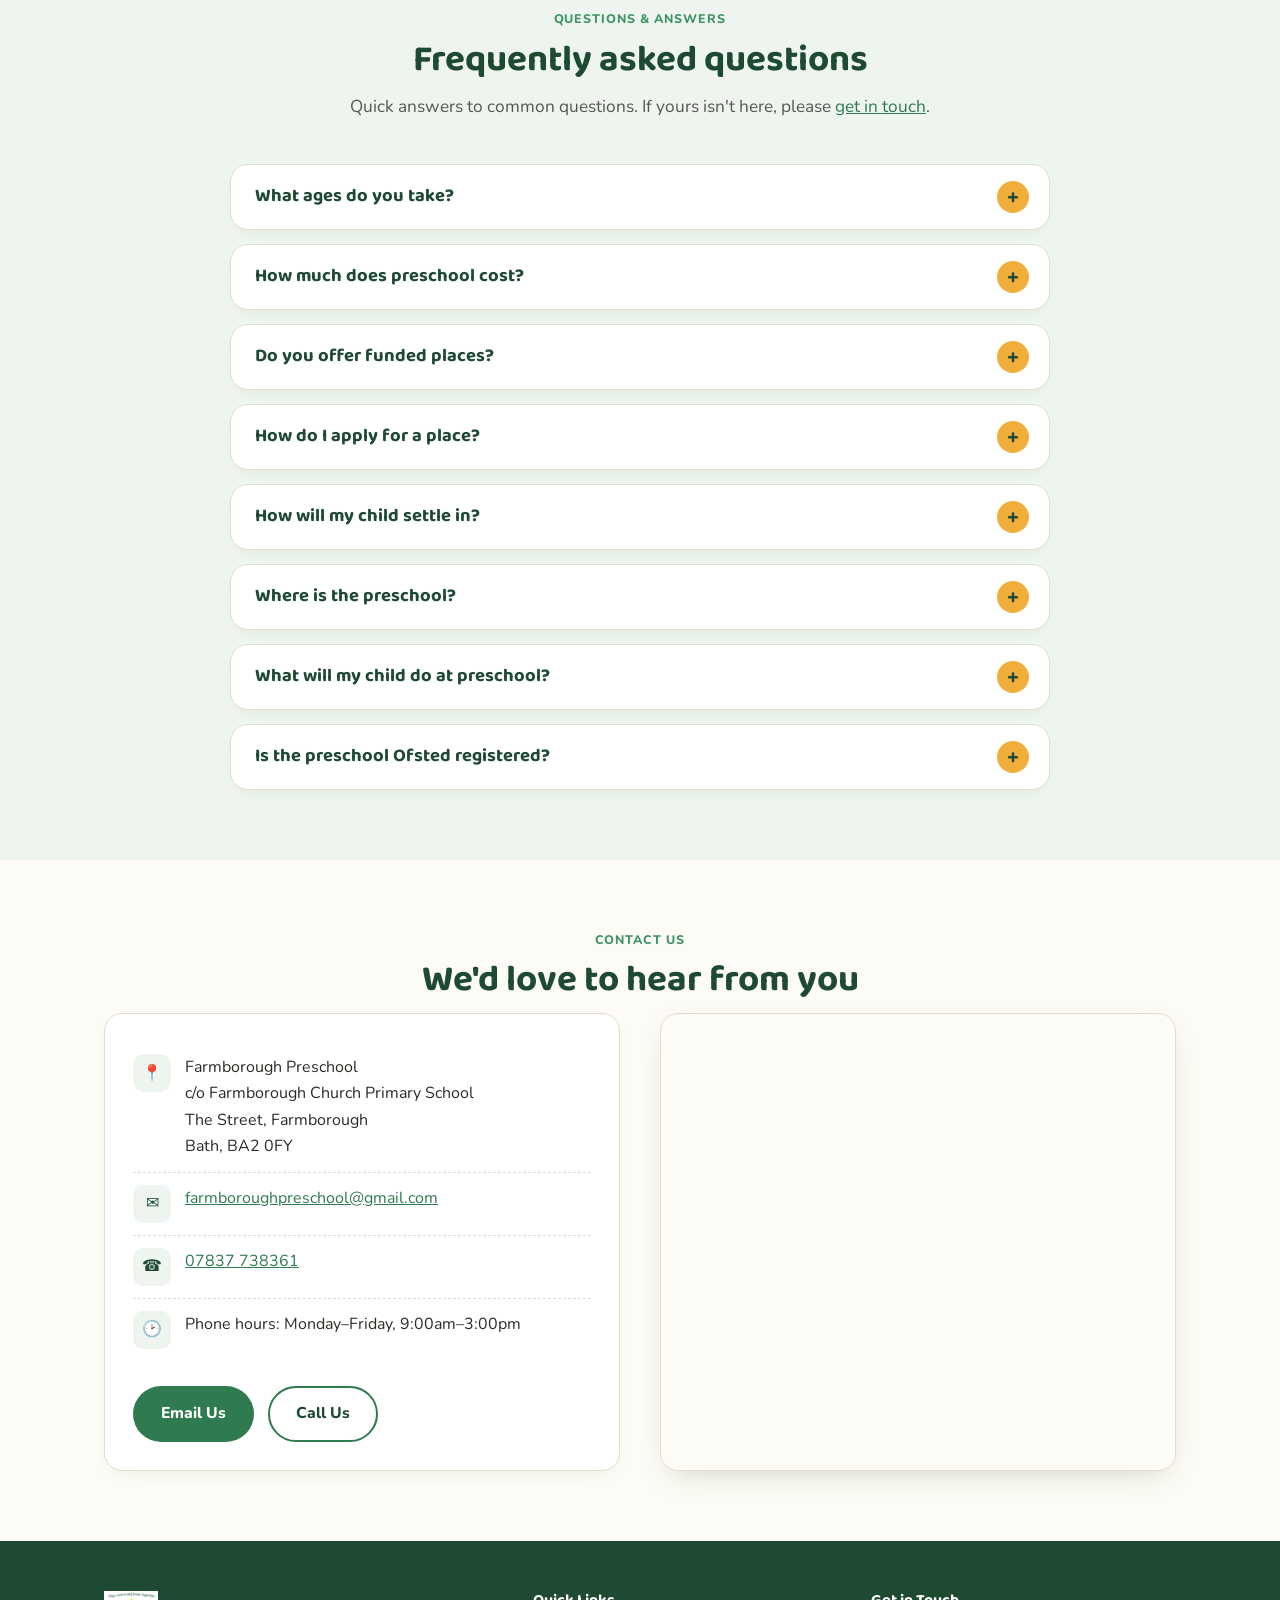
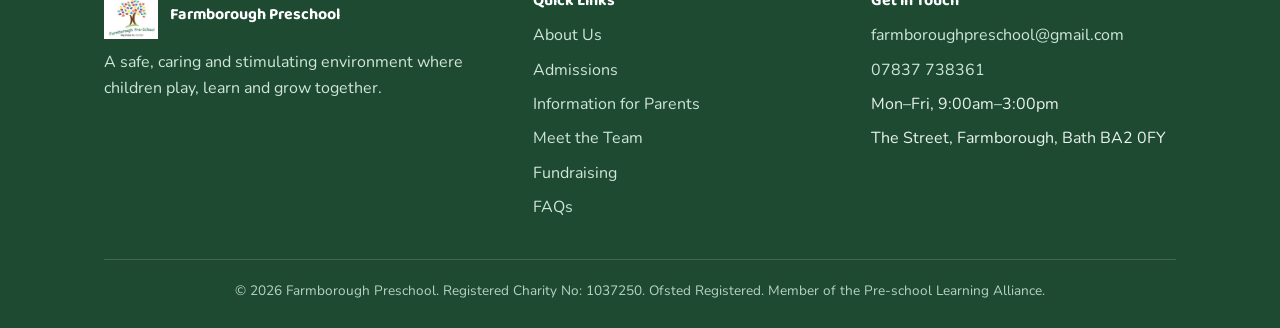
<file: information-for-parents/index.html>
<!doctype html>
<html lang="en">
<head>
<meta charset="UTF-8">
<title>Farmborough Preschool</title>
<meta name="robots" content="noindex">
<link rel="canonical" href="https://www.farmboroughpreschool.com/">
<meta http-equiv="refresh" content="0; url=/#parents">
<script>location.replace('/#parents');</script>
</head>
<body>
<p>This page has moved to <a href="/#parents">Information for Parents</a>.</p>
</body>
</html>
</file>
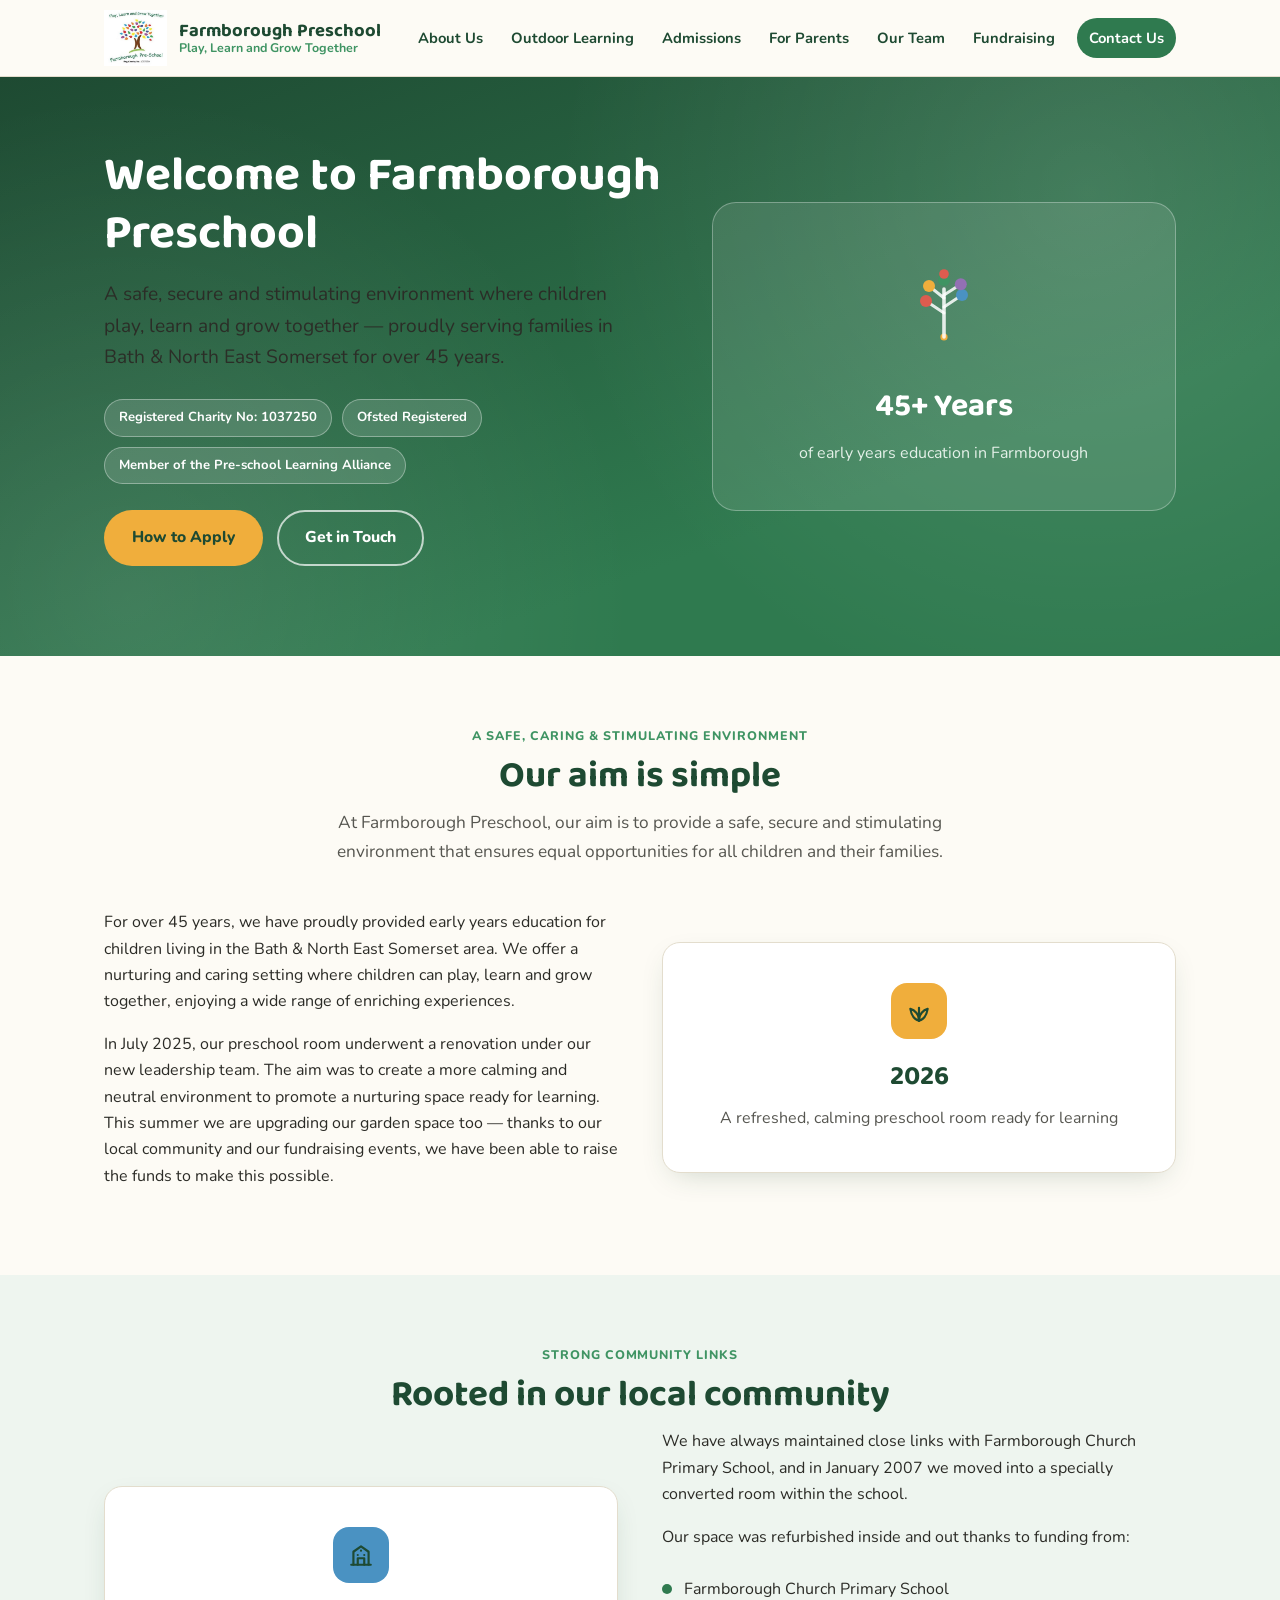
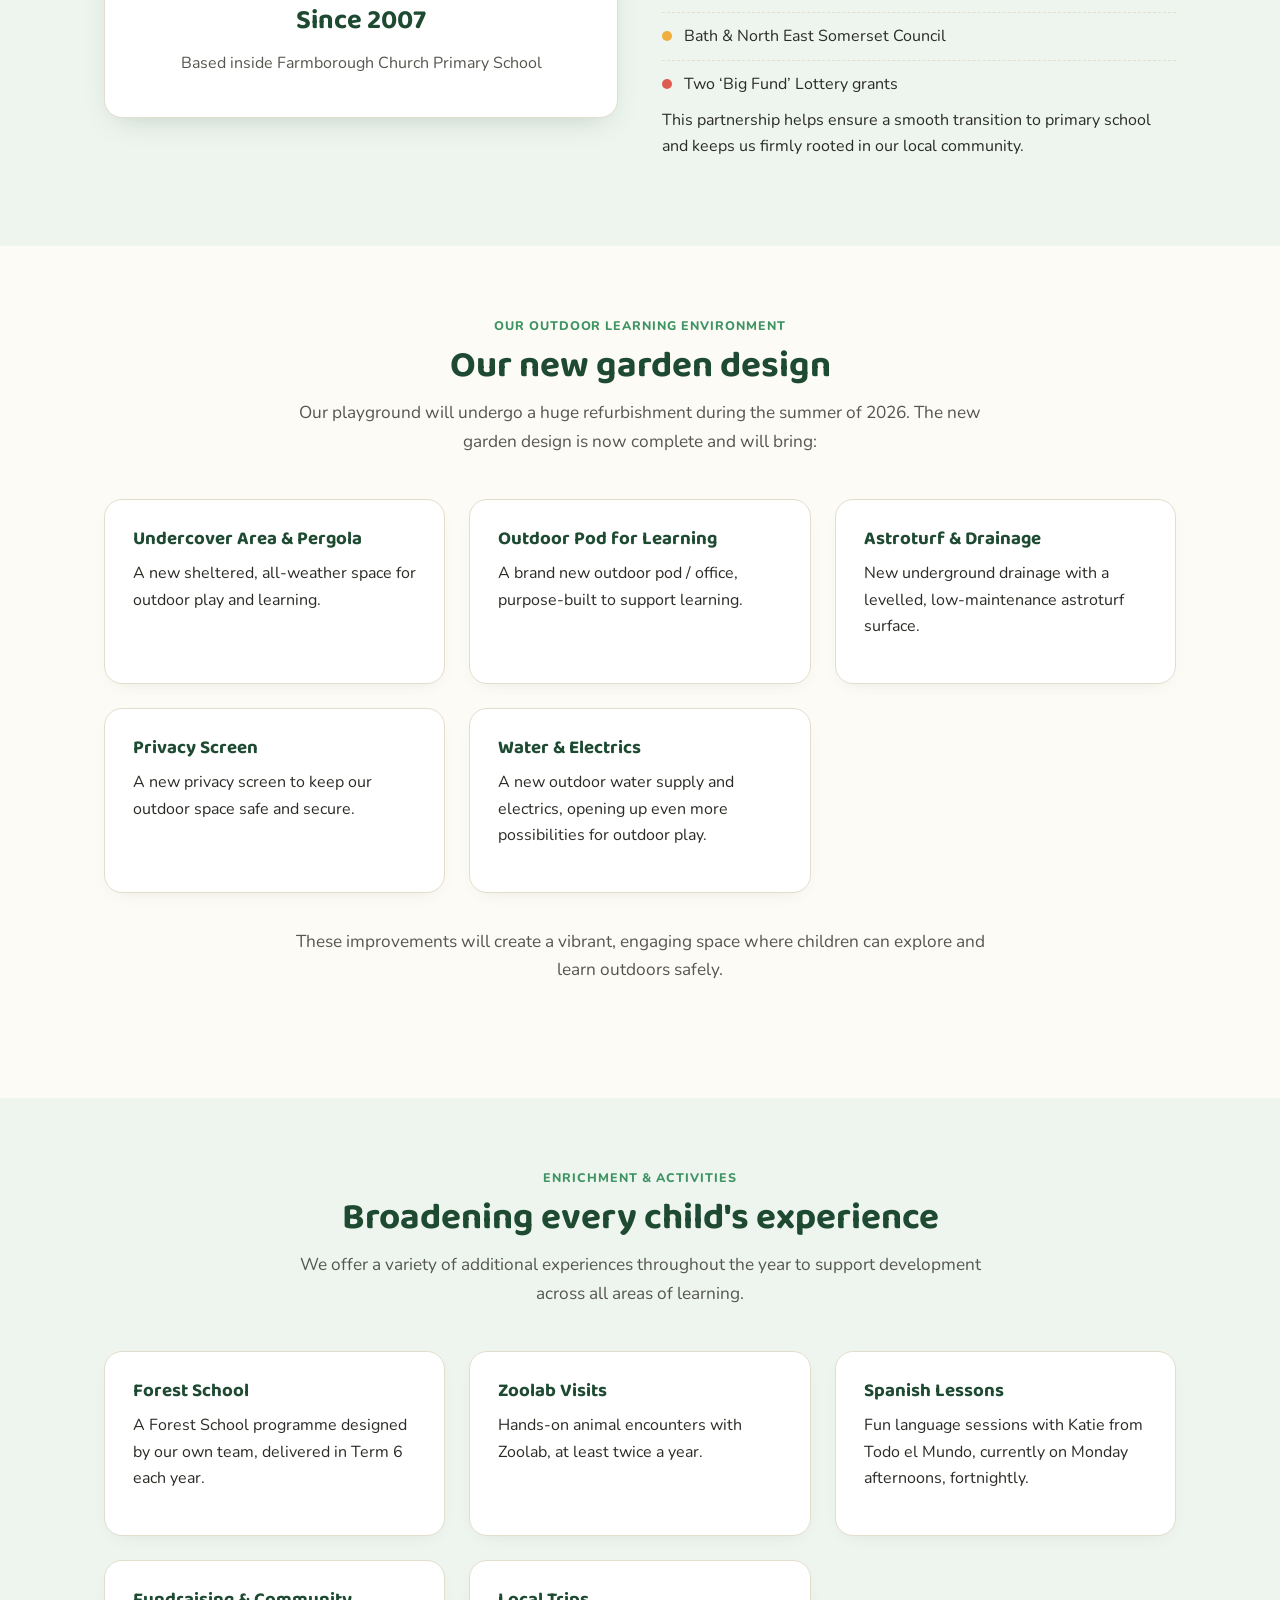
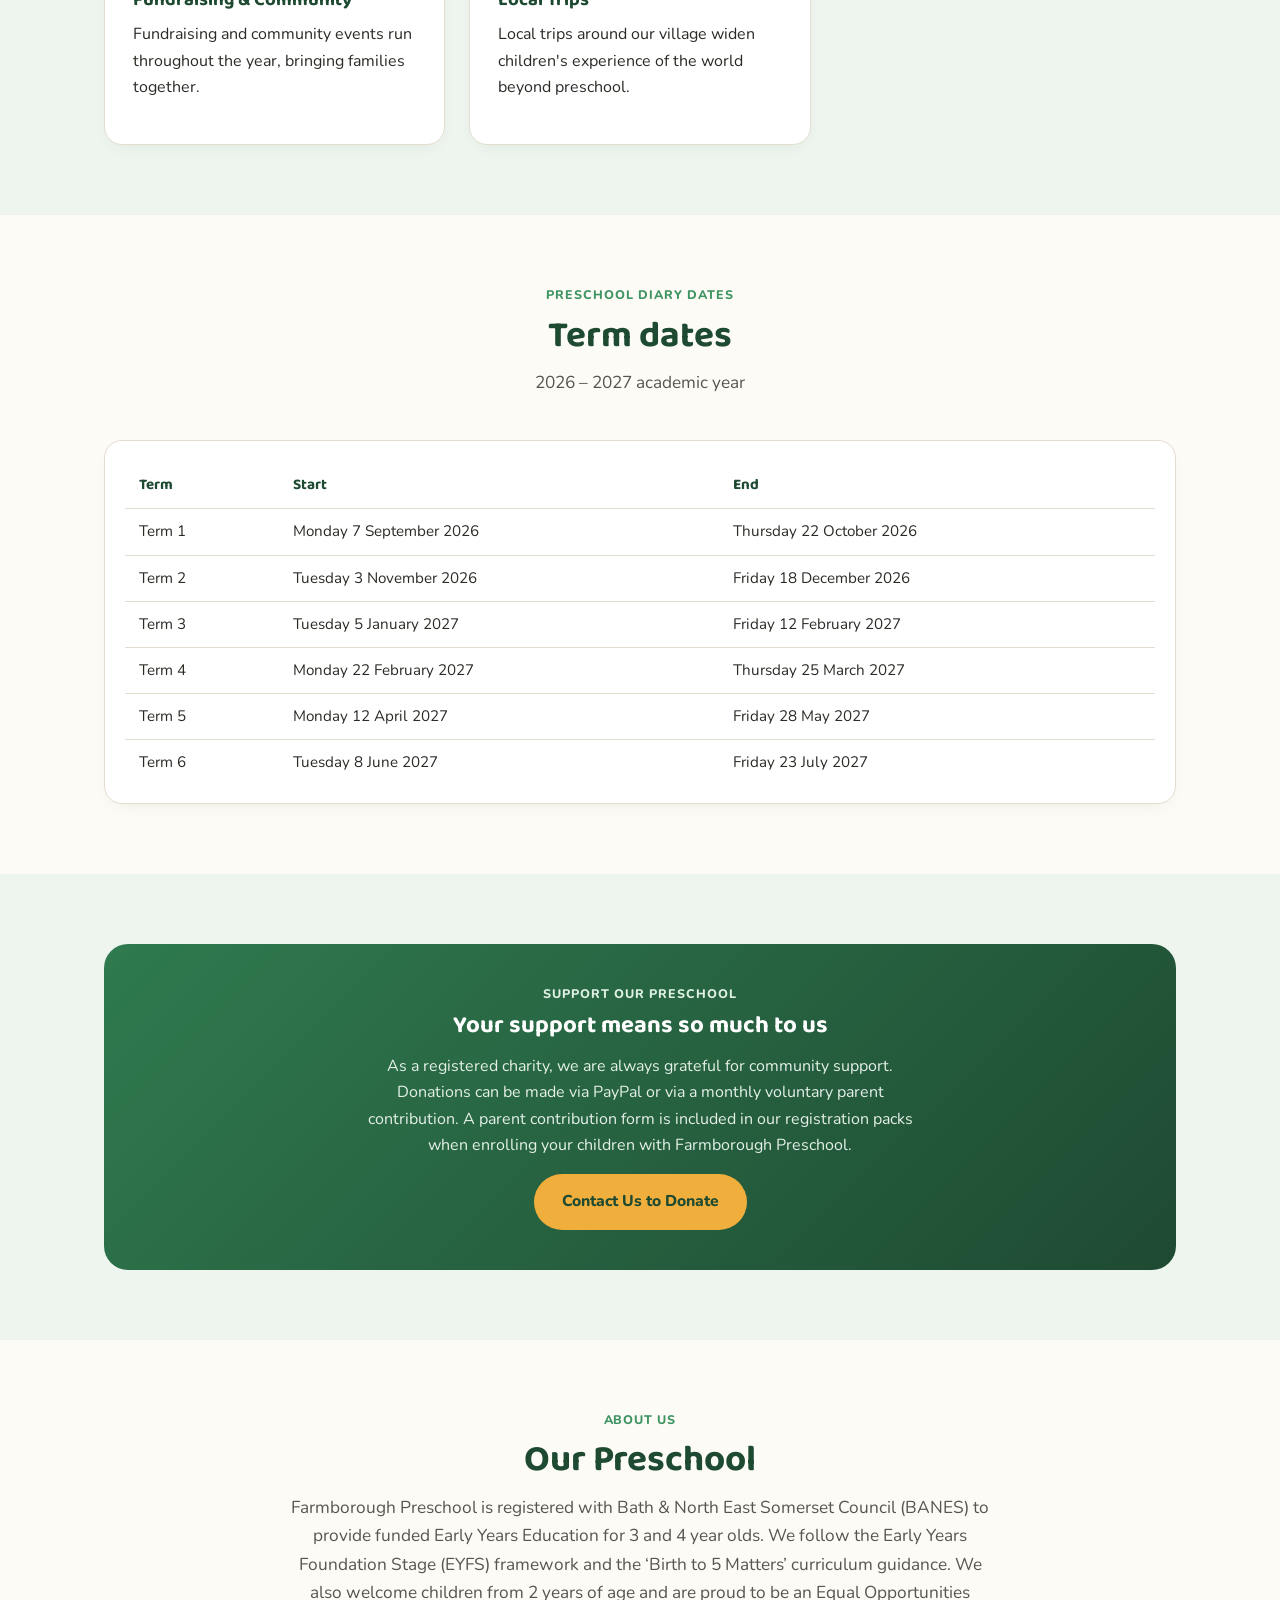
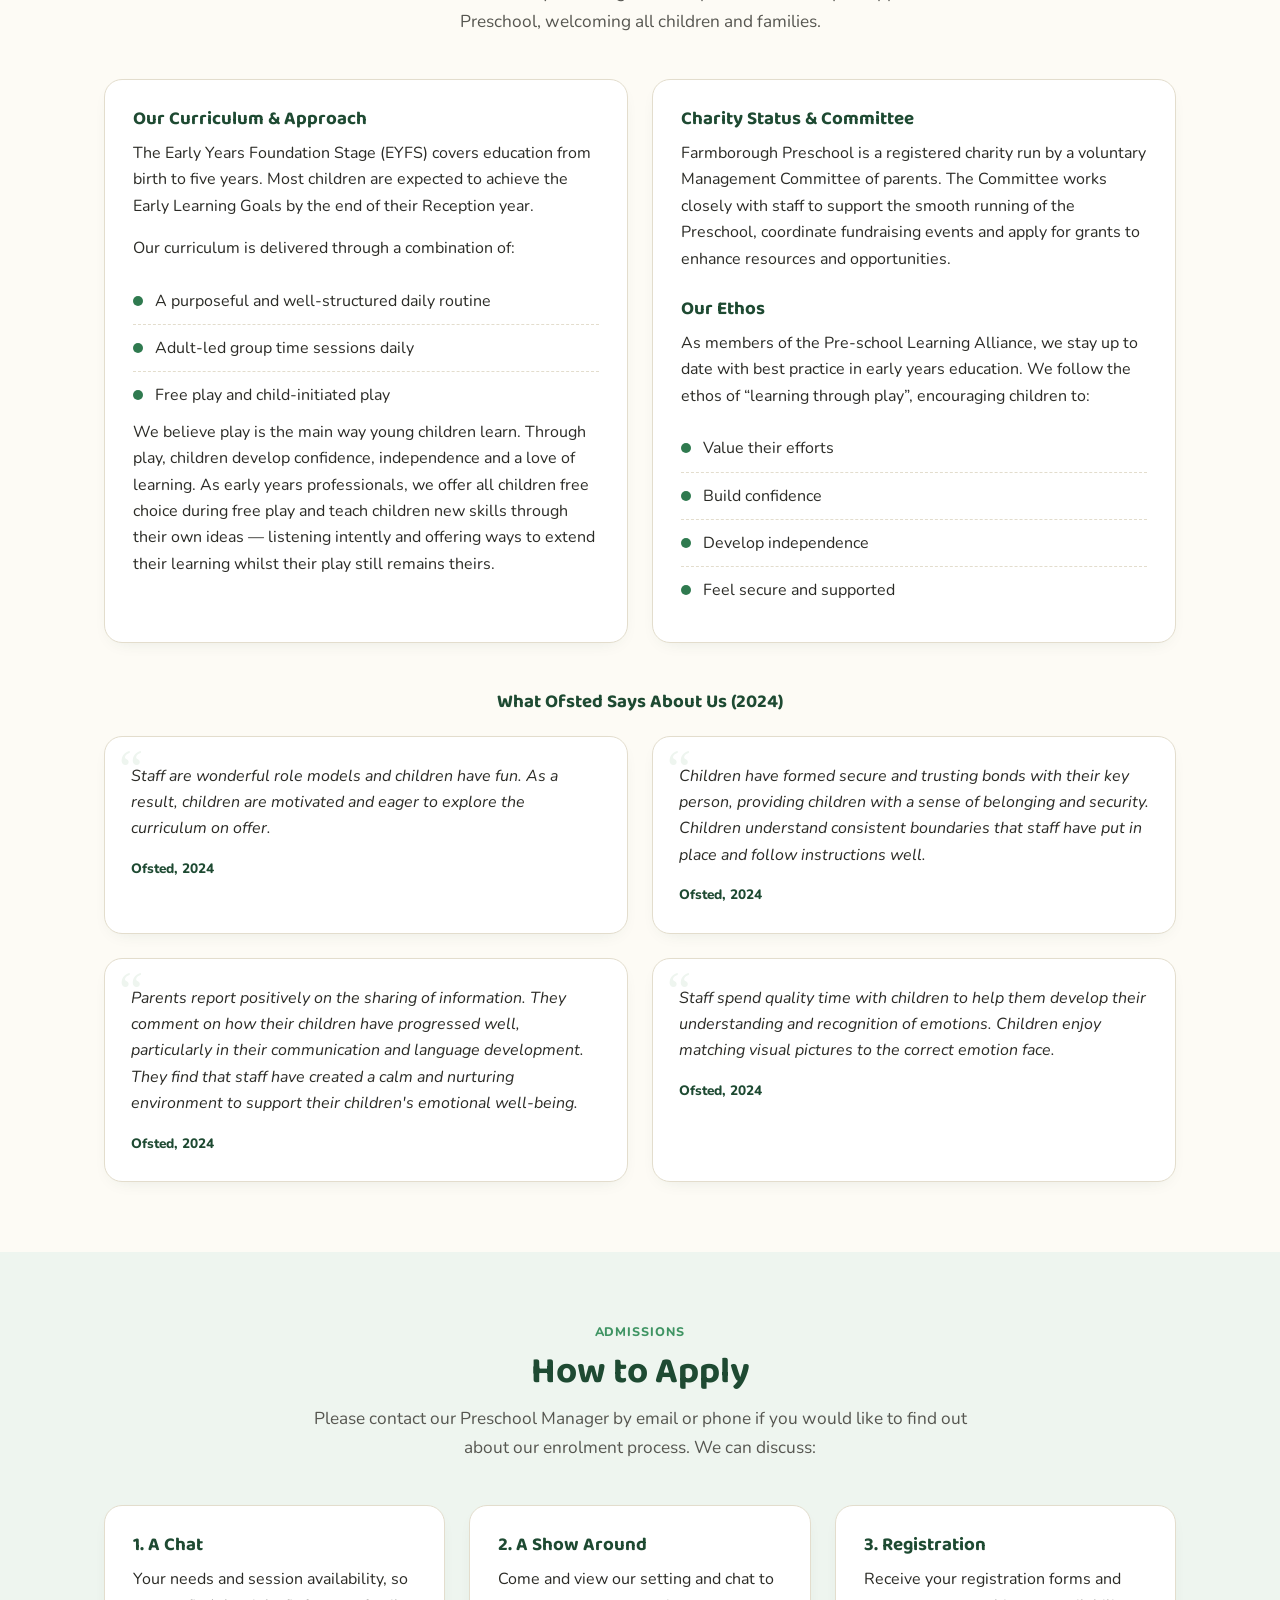
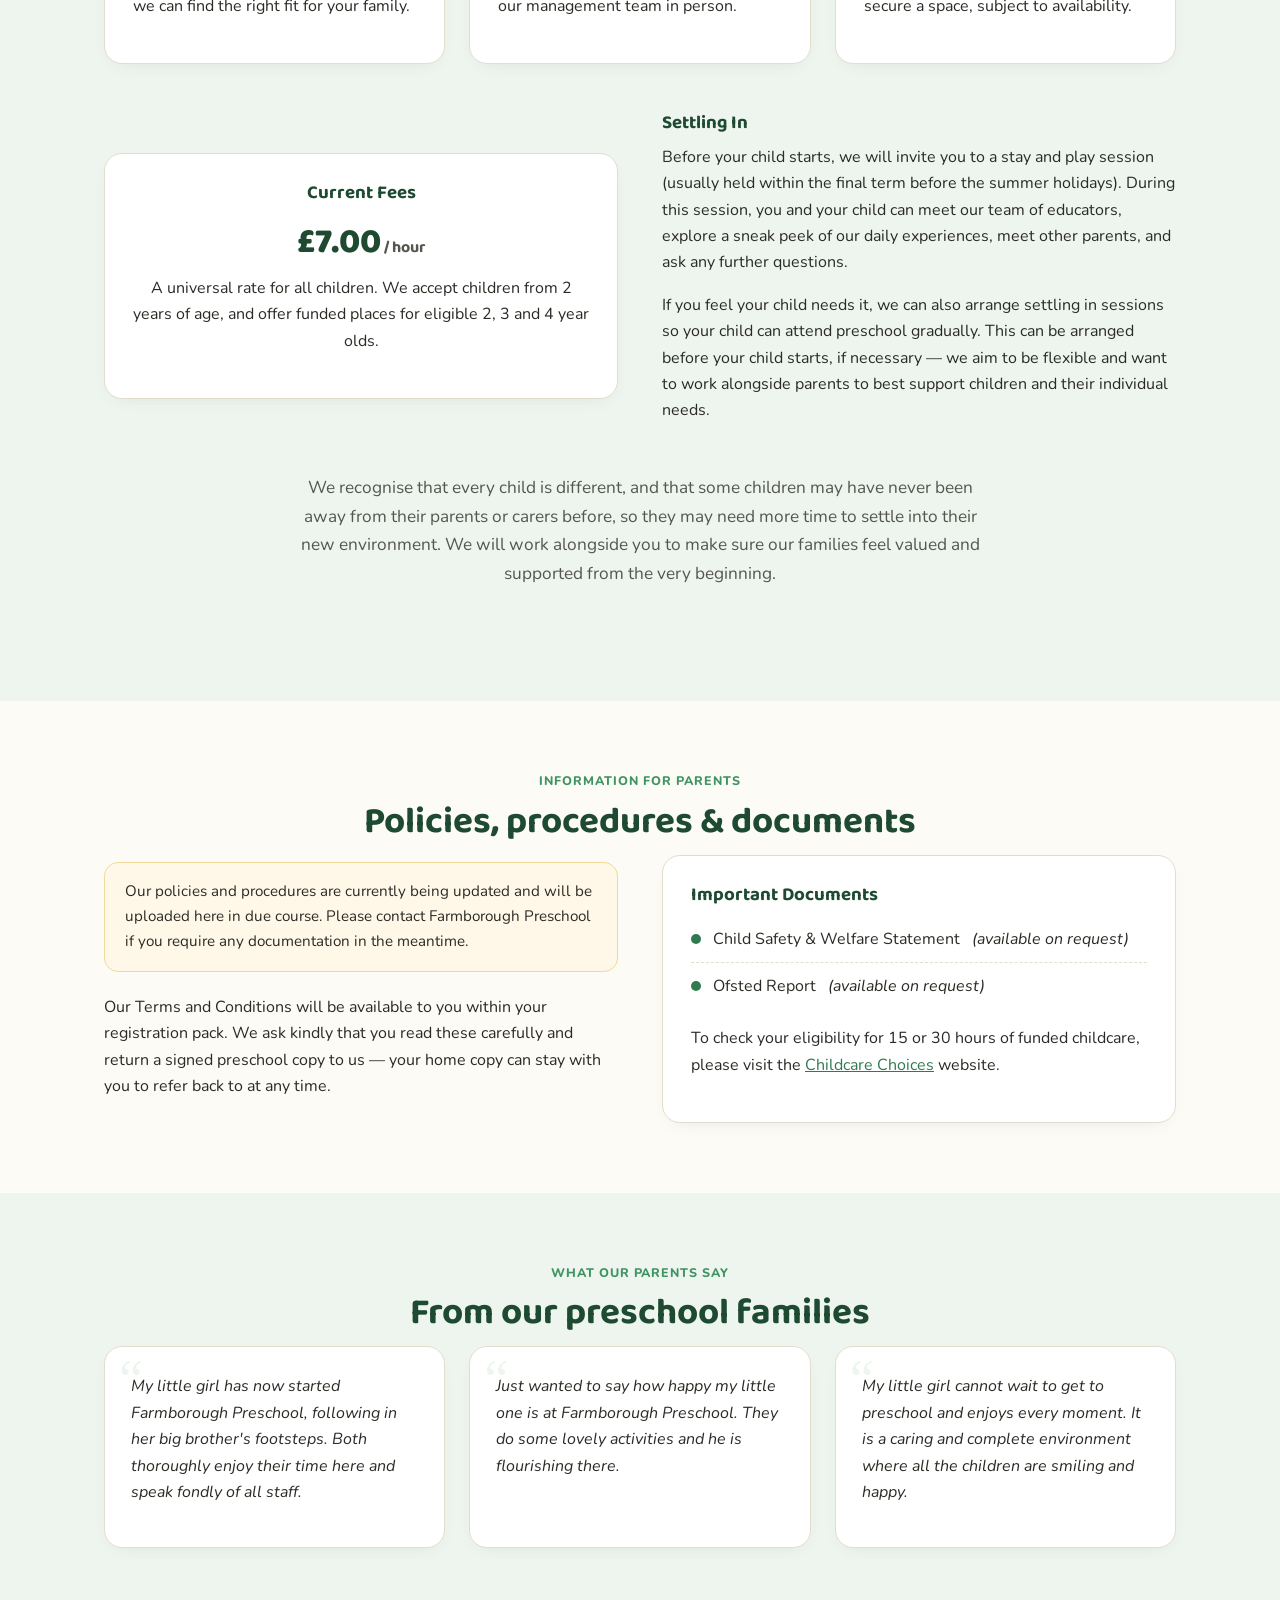
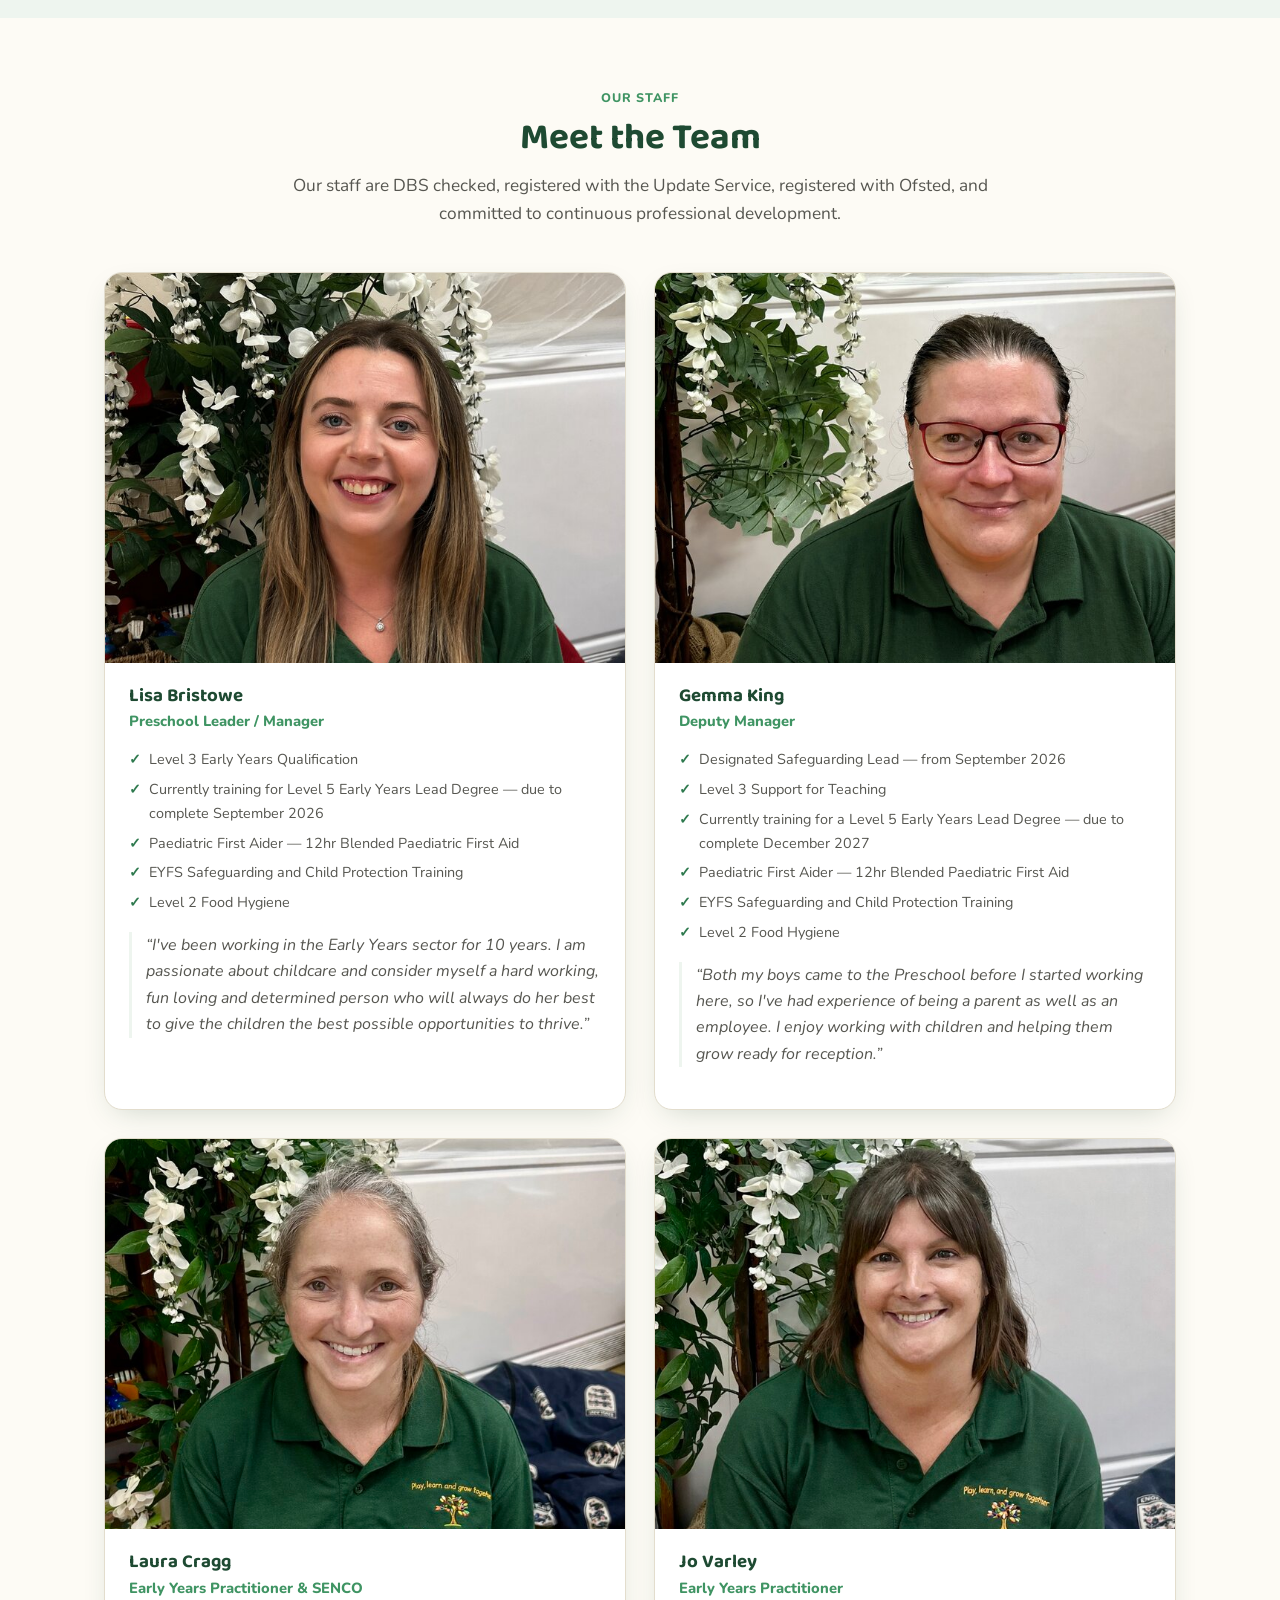
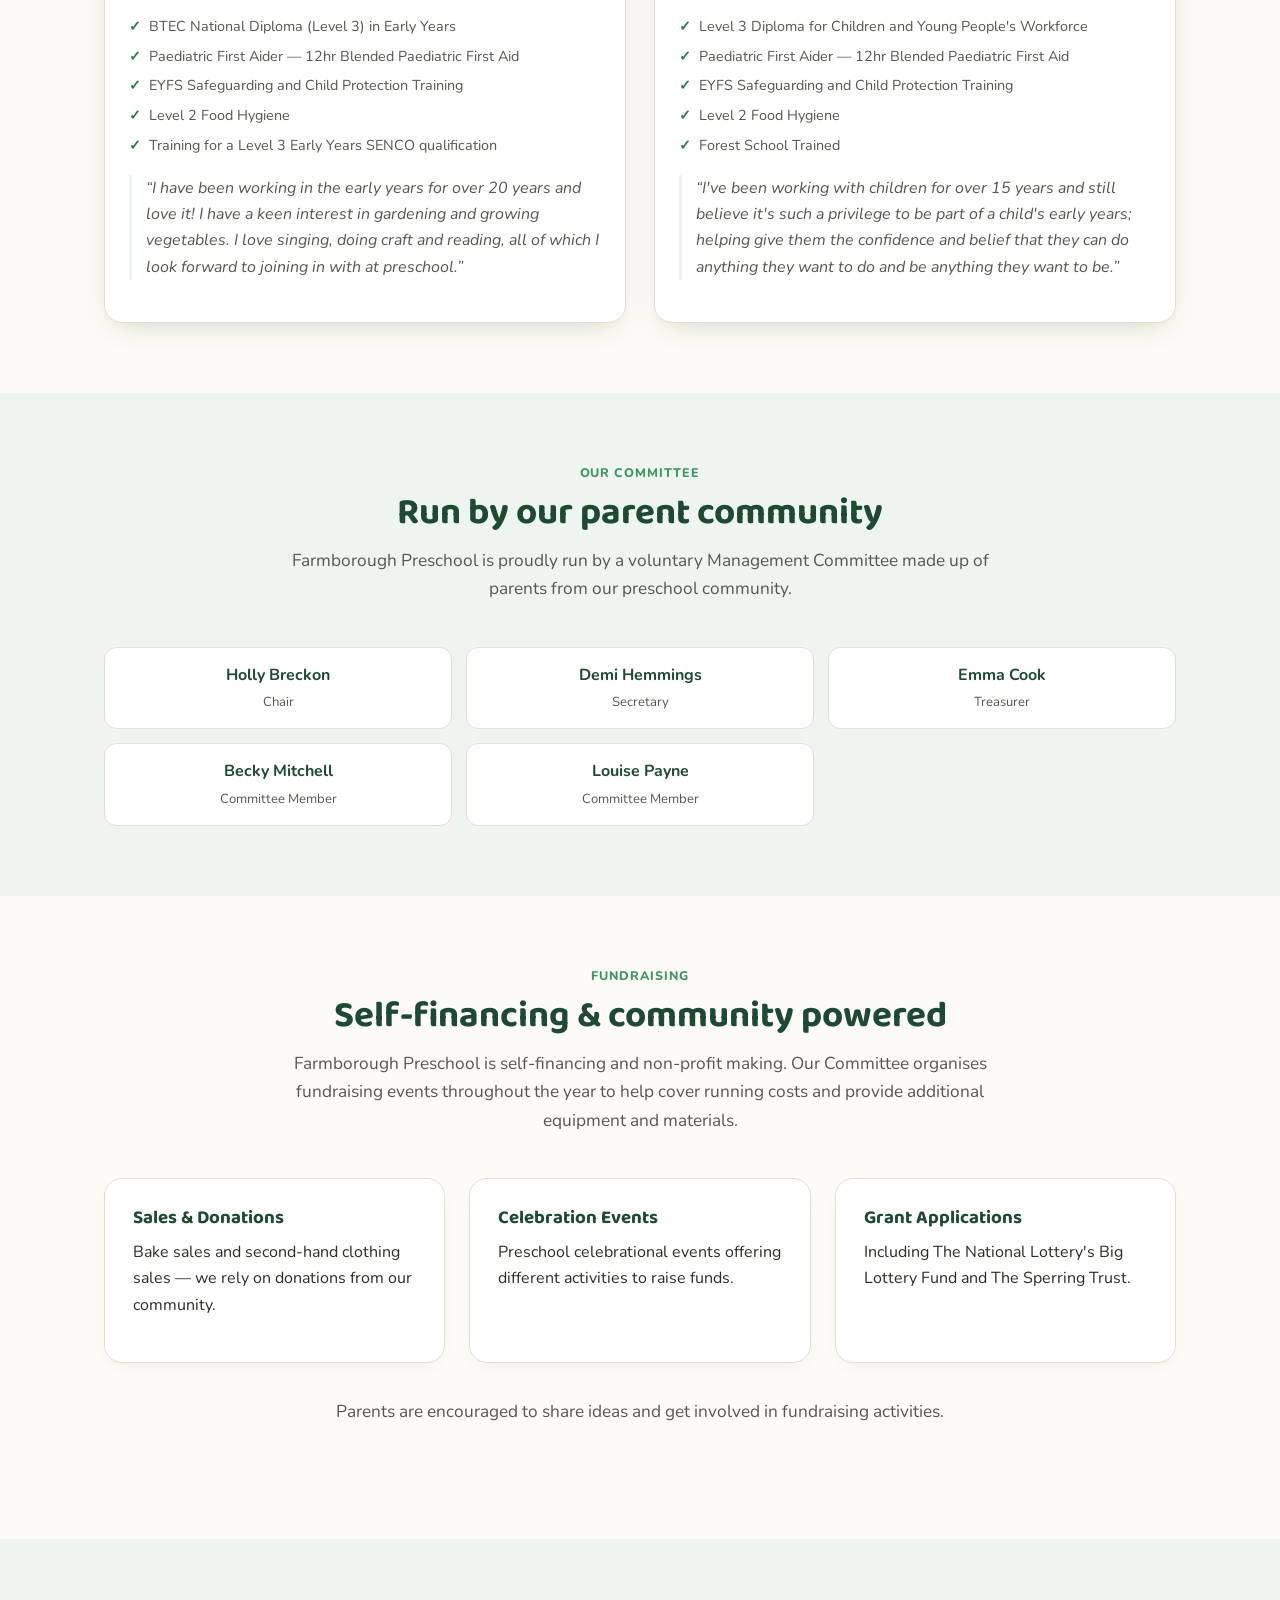
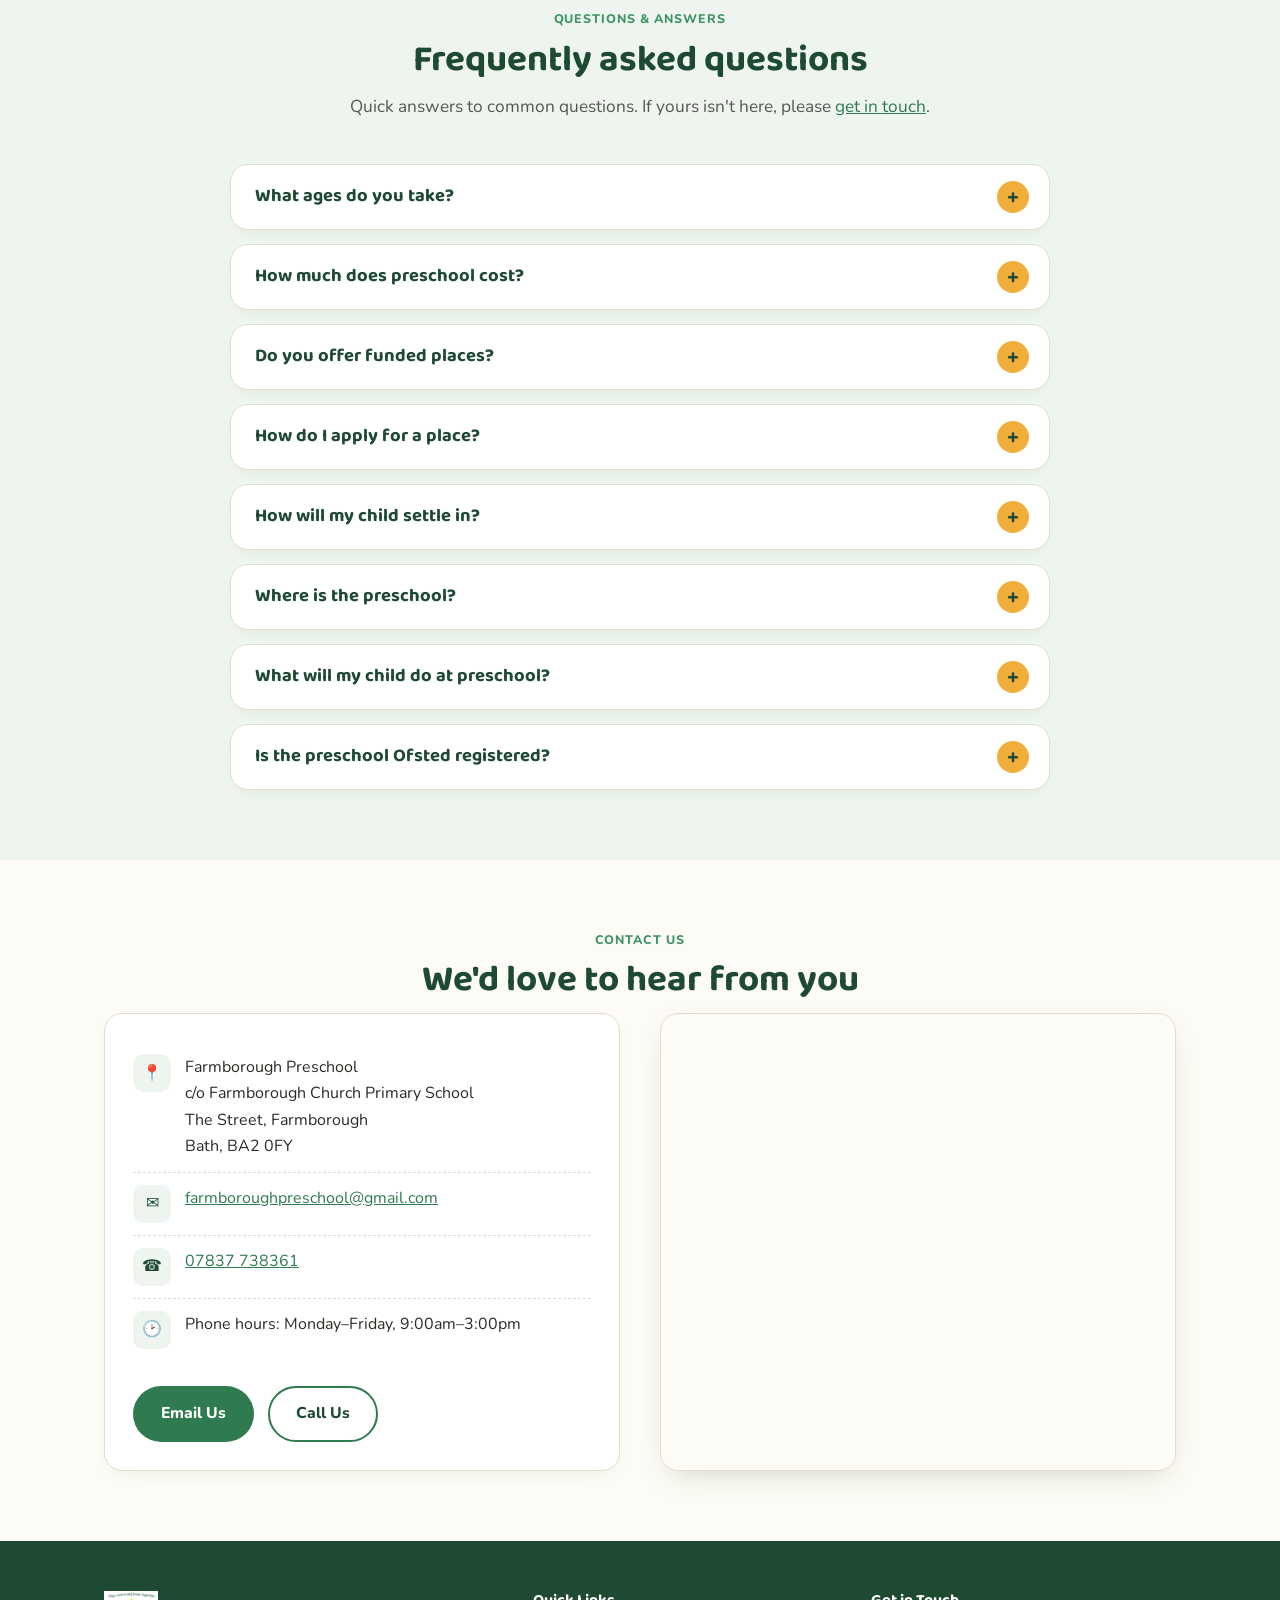
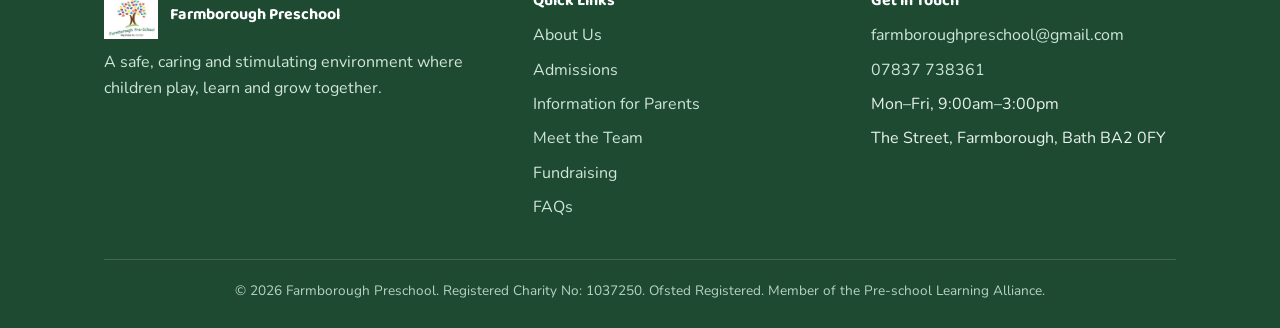
<file: location/index.html>
<!doctype html>
<html lang="en">
<head>
<meta charset="UTF-8">
<title>Farmborough Preschool</title>
<meta name="robots" content="noindex">
<link rel="canonical" href="https://www.farmboroughpreschool.com/">
<meta http-equiv="refresh" content="0; url=/#contact">
<script>location.replace('/#contact');</script>
</head>
<body>
<p>This page has moved to <a href="/#contact">Contact Us</a>.</p>
</body>
</html>
</file>
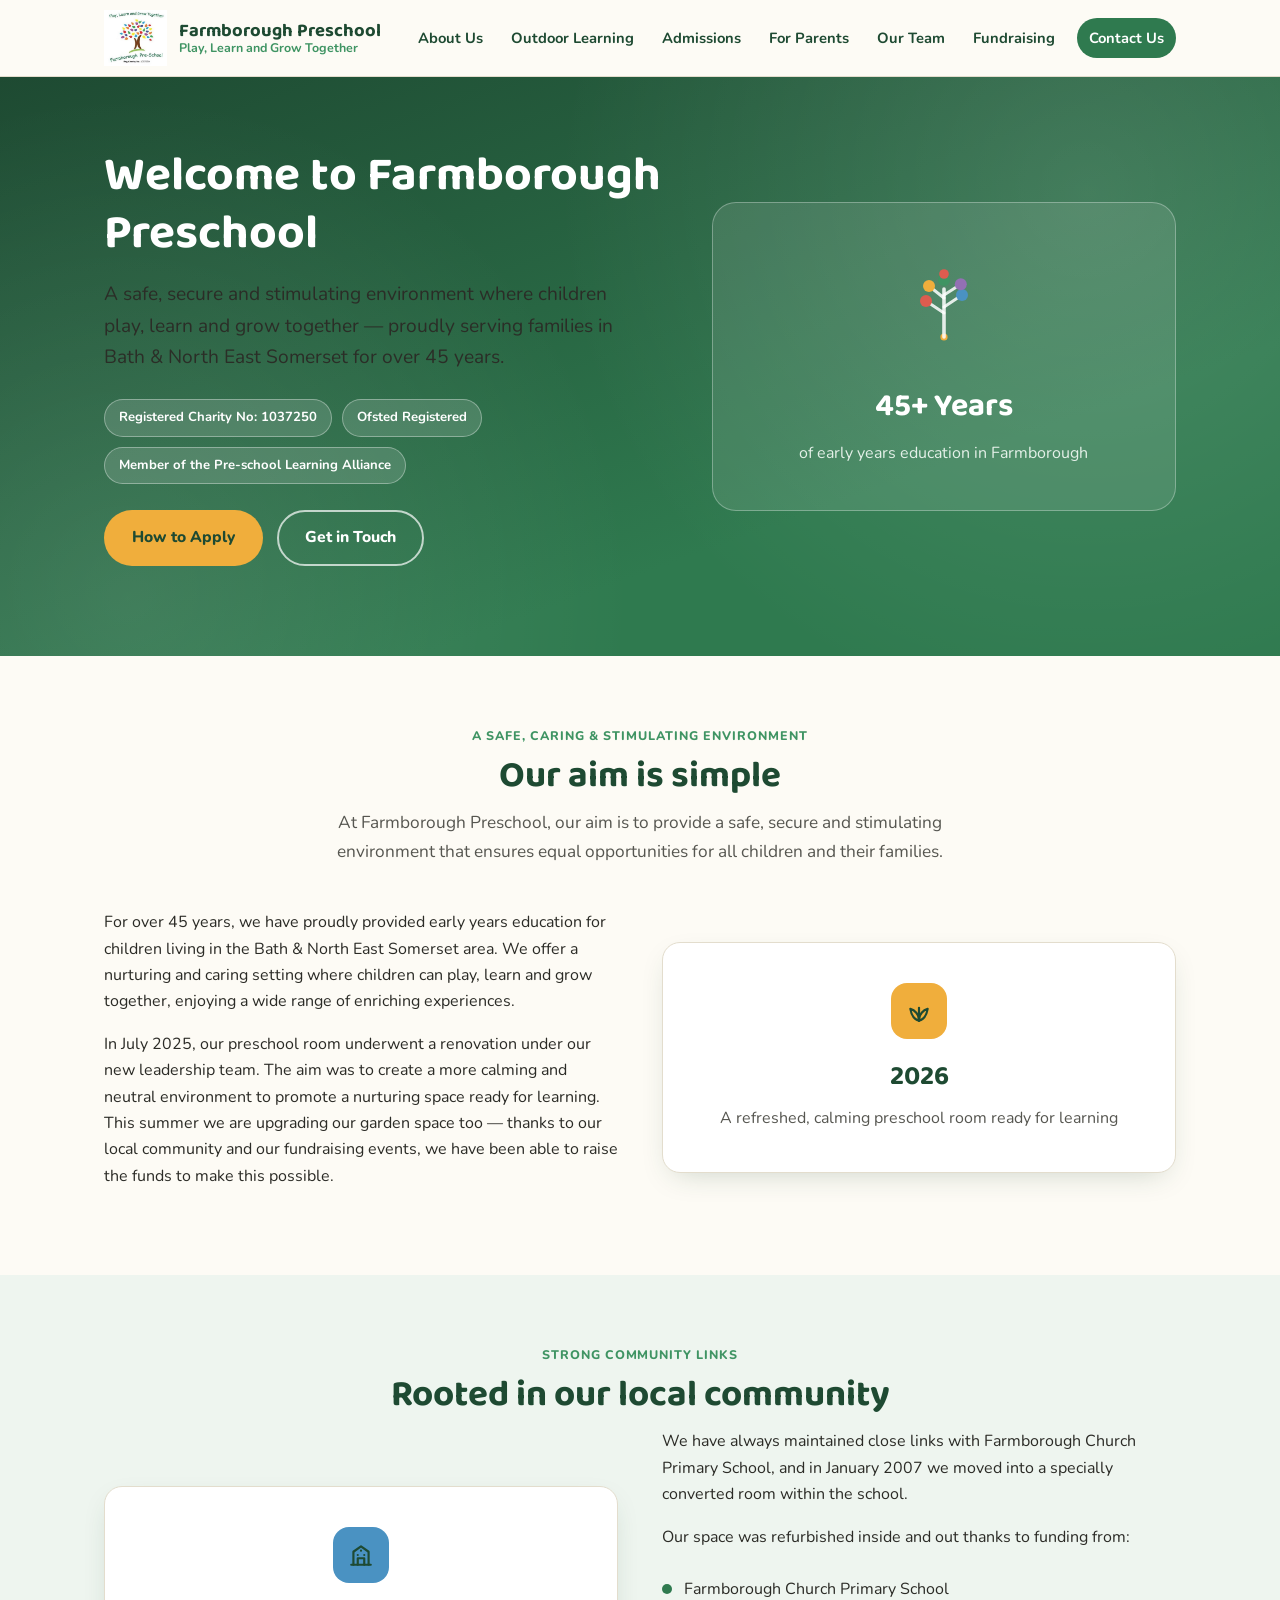
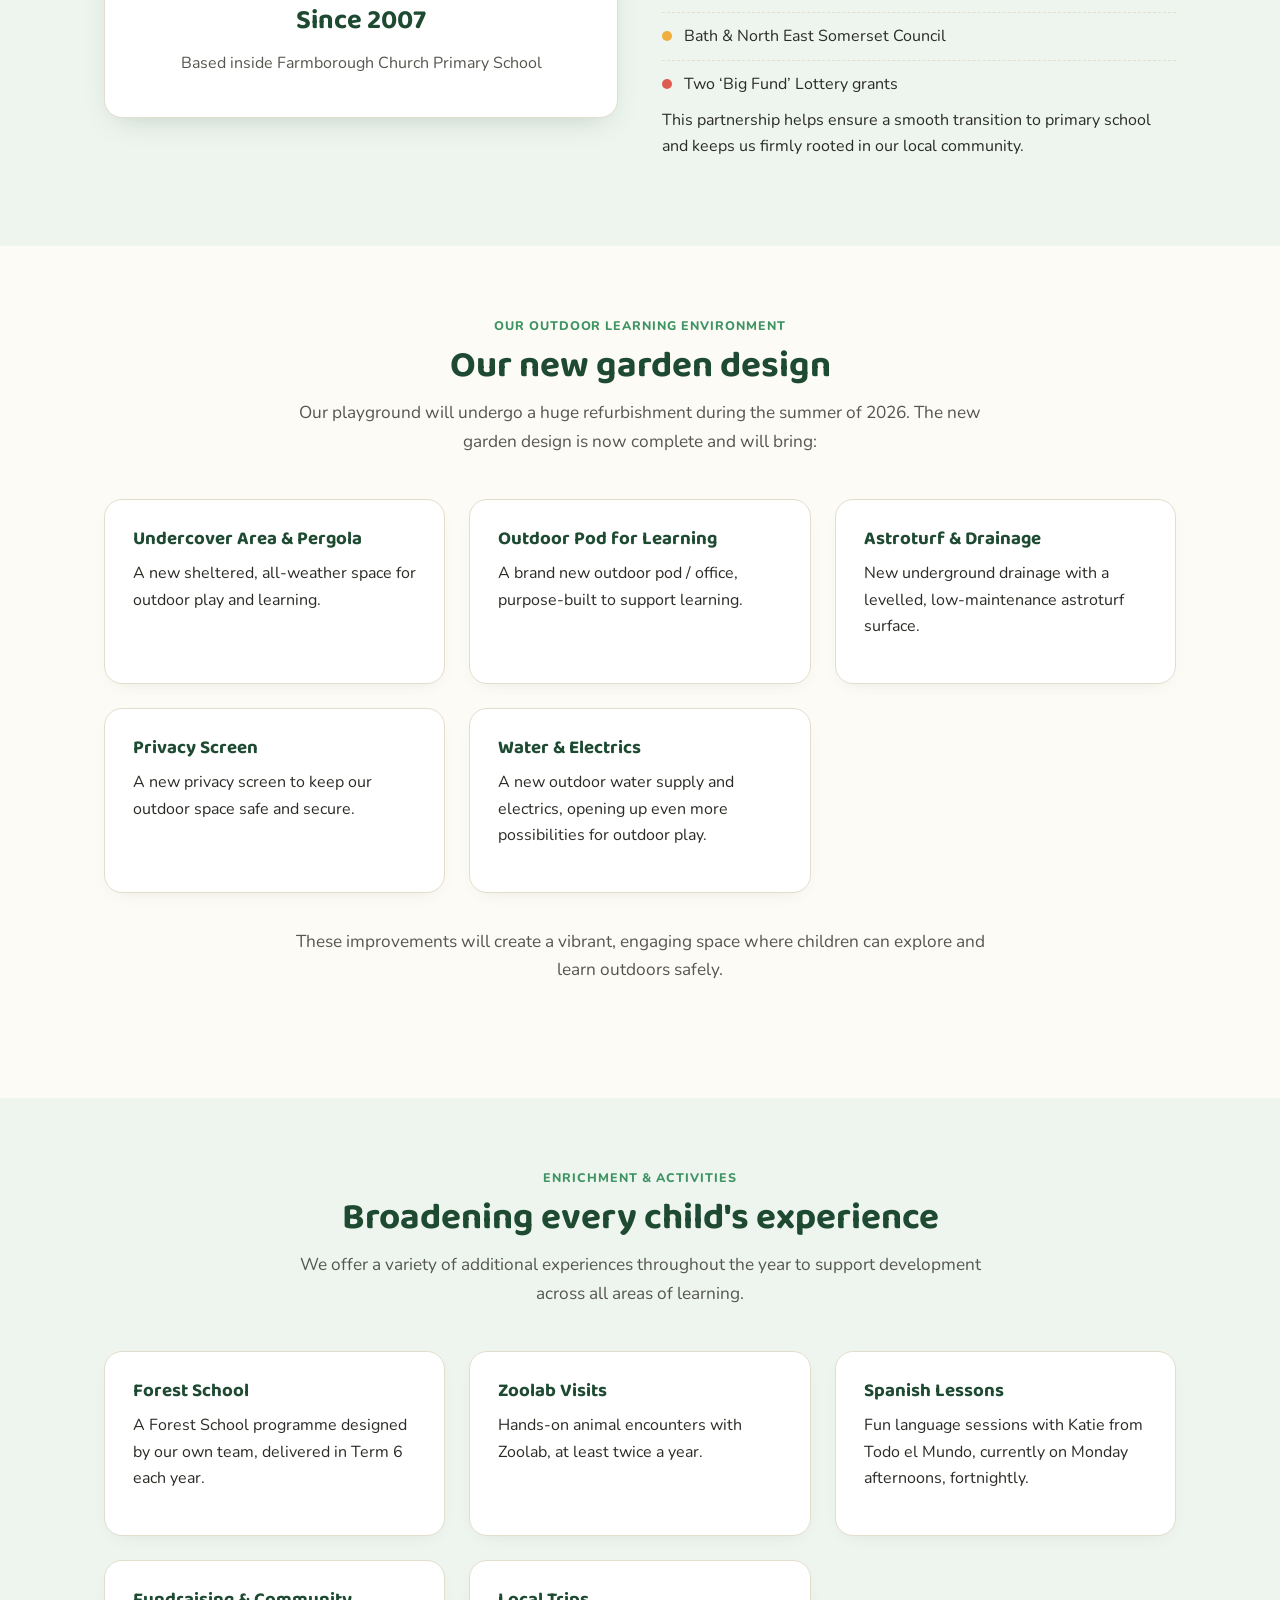
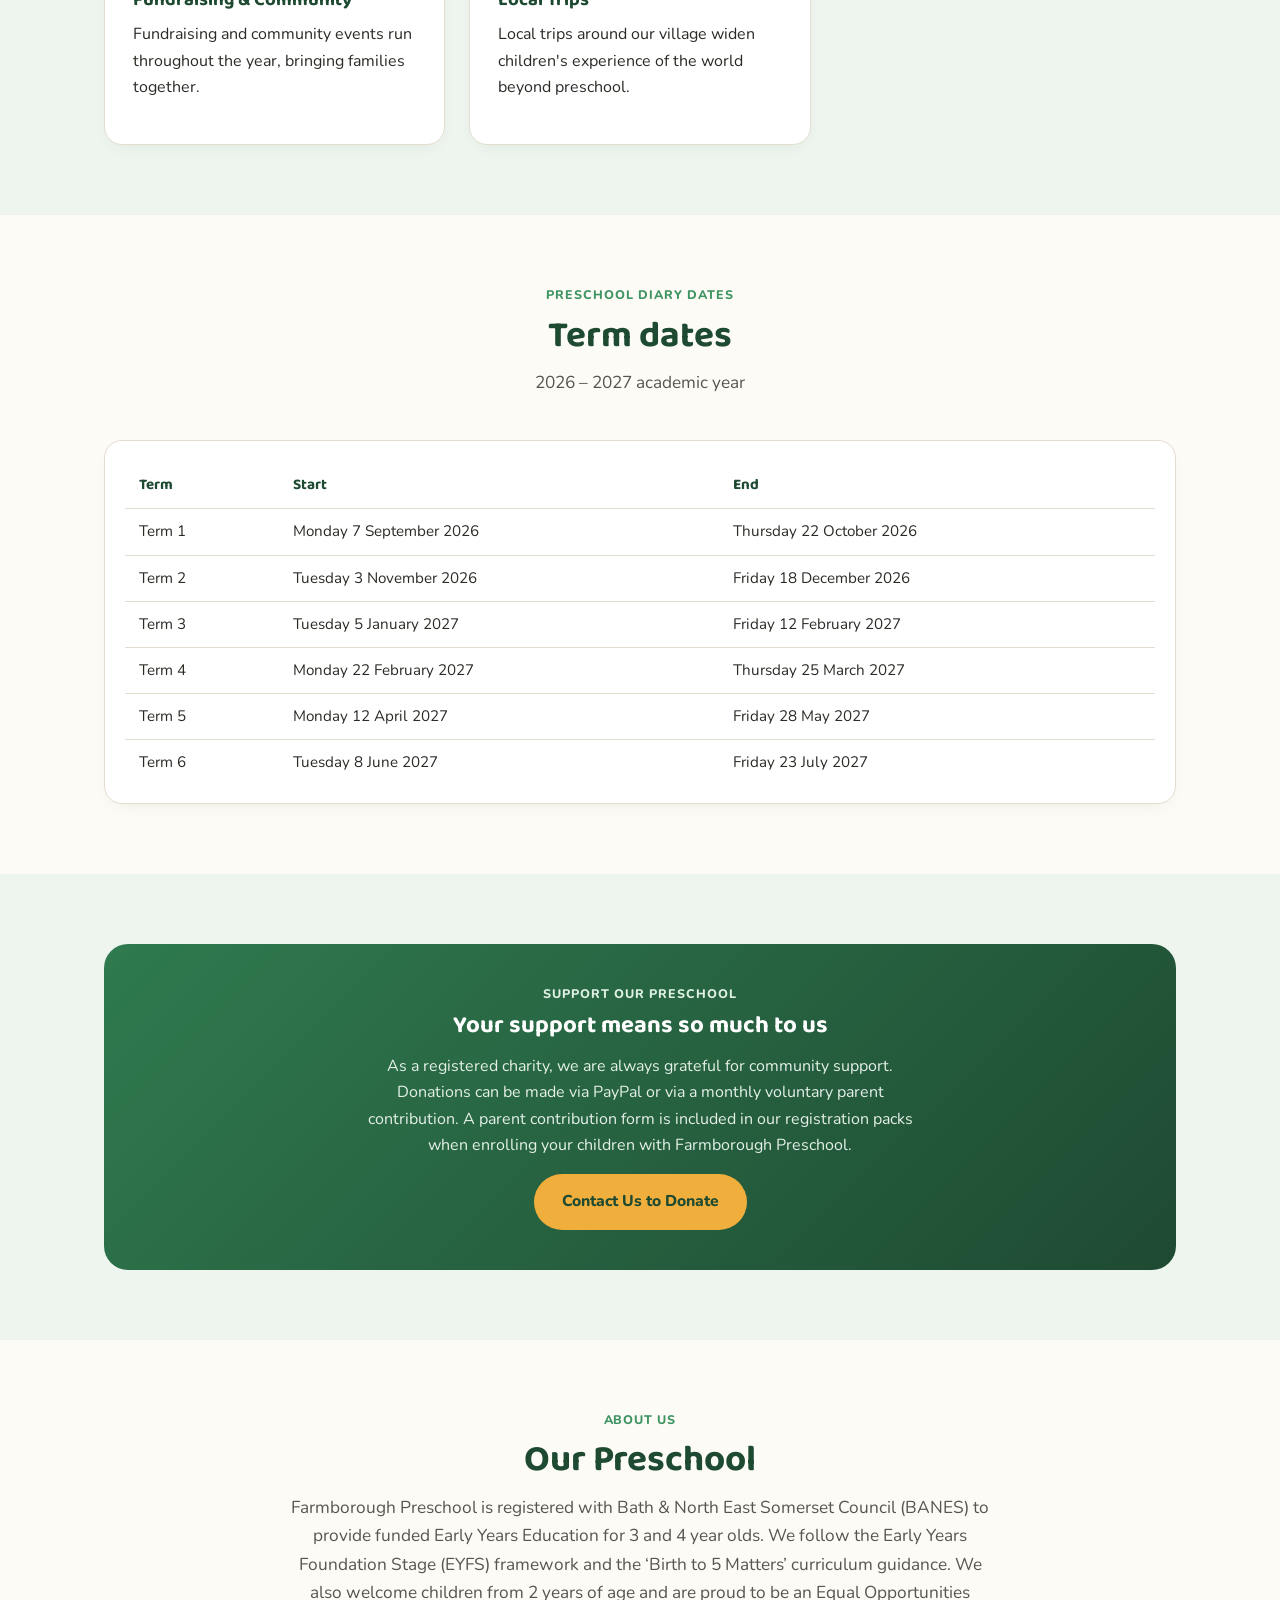
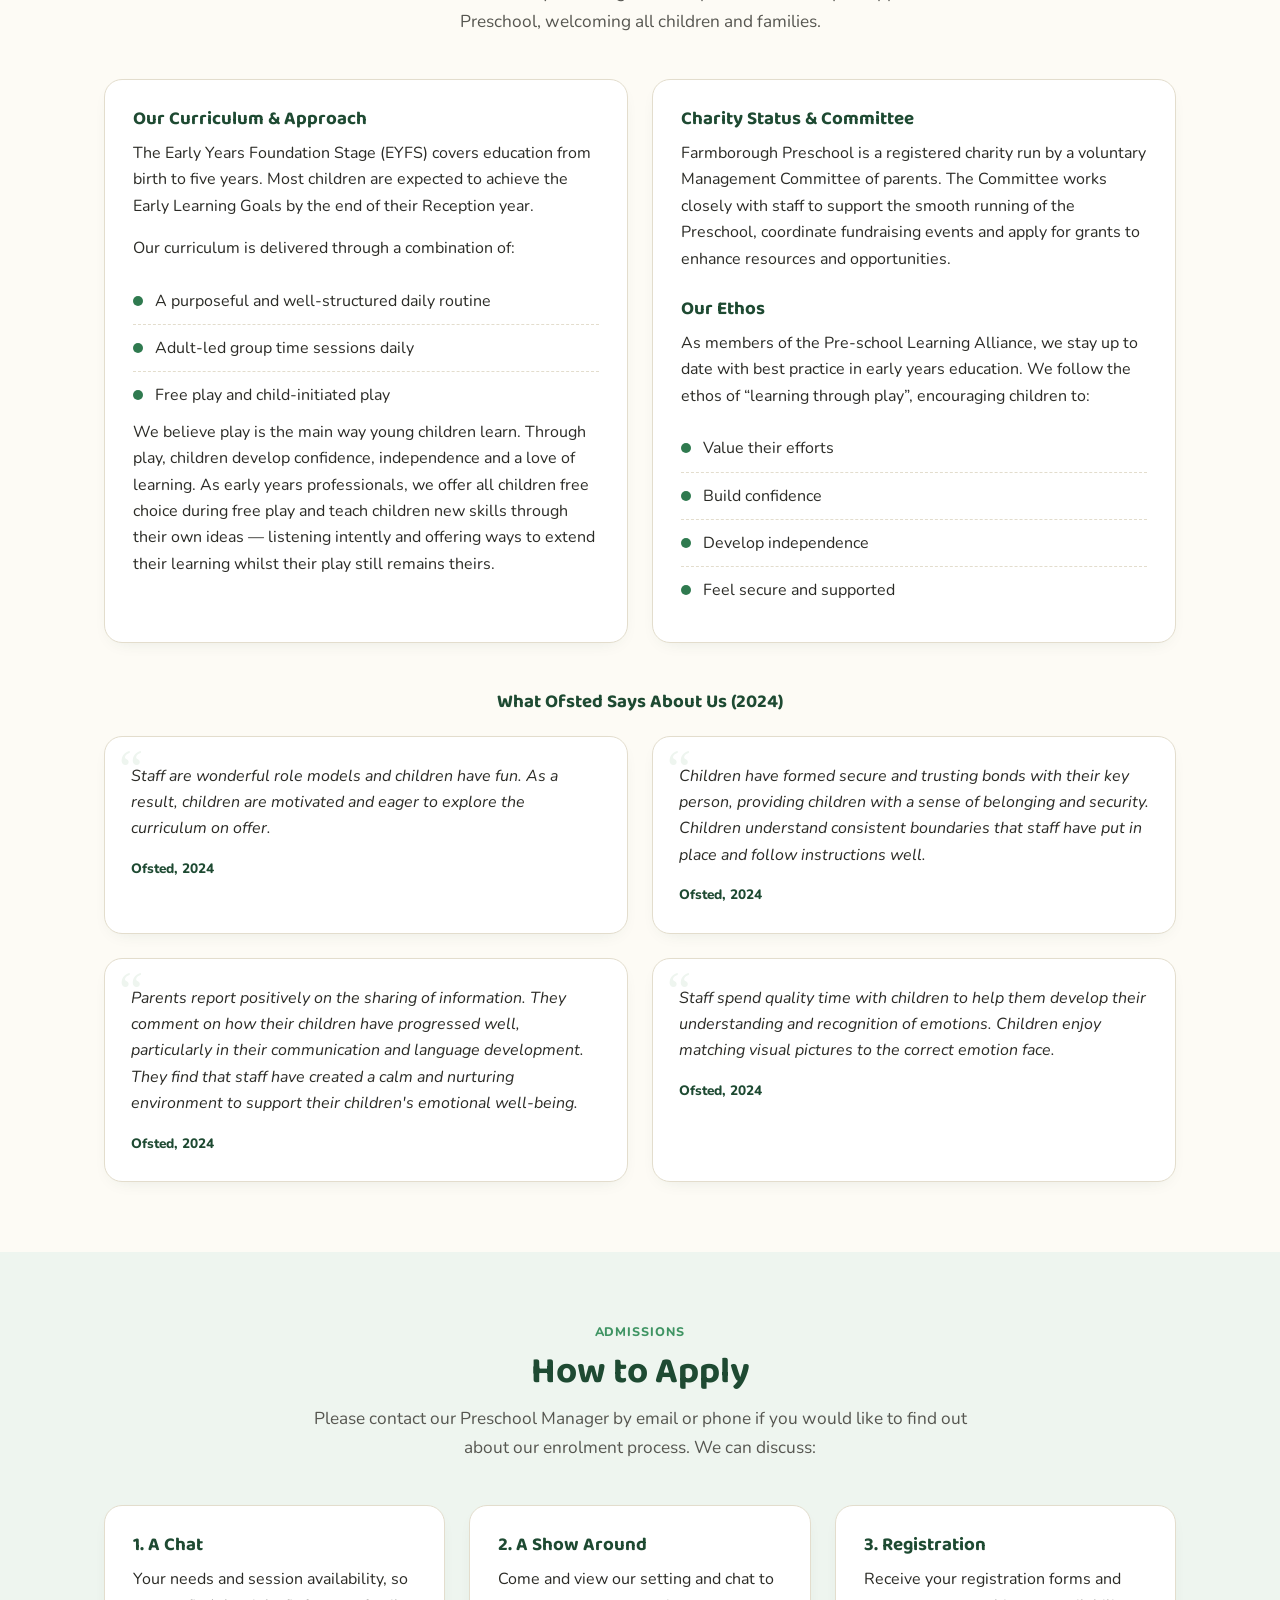
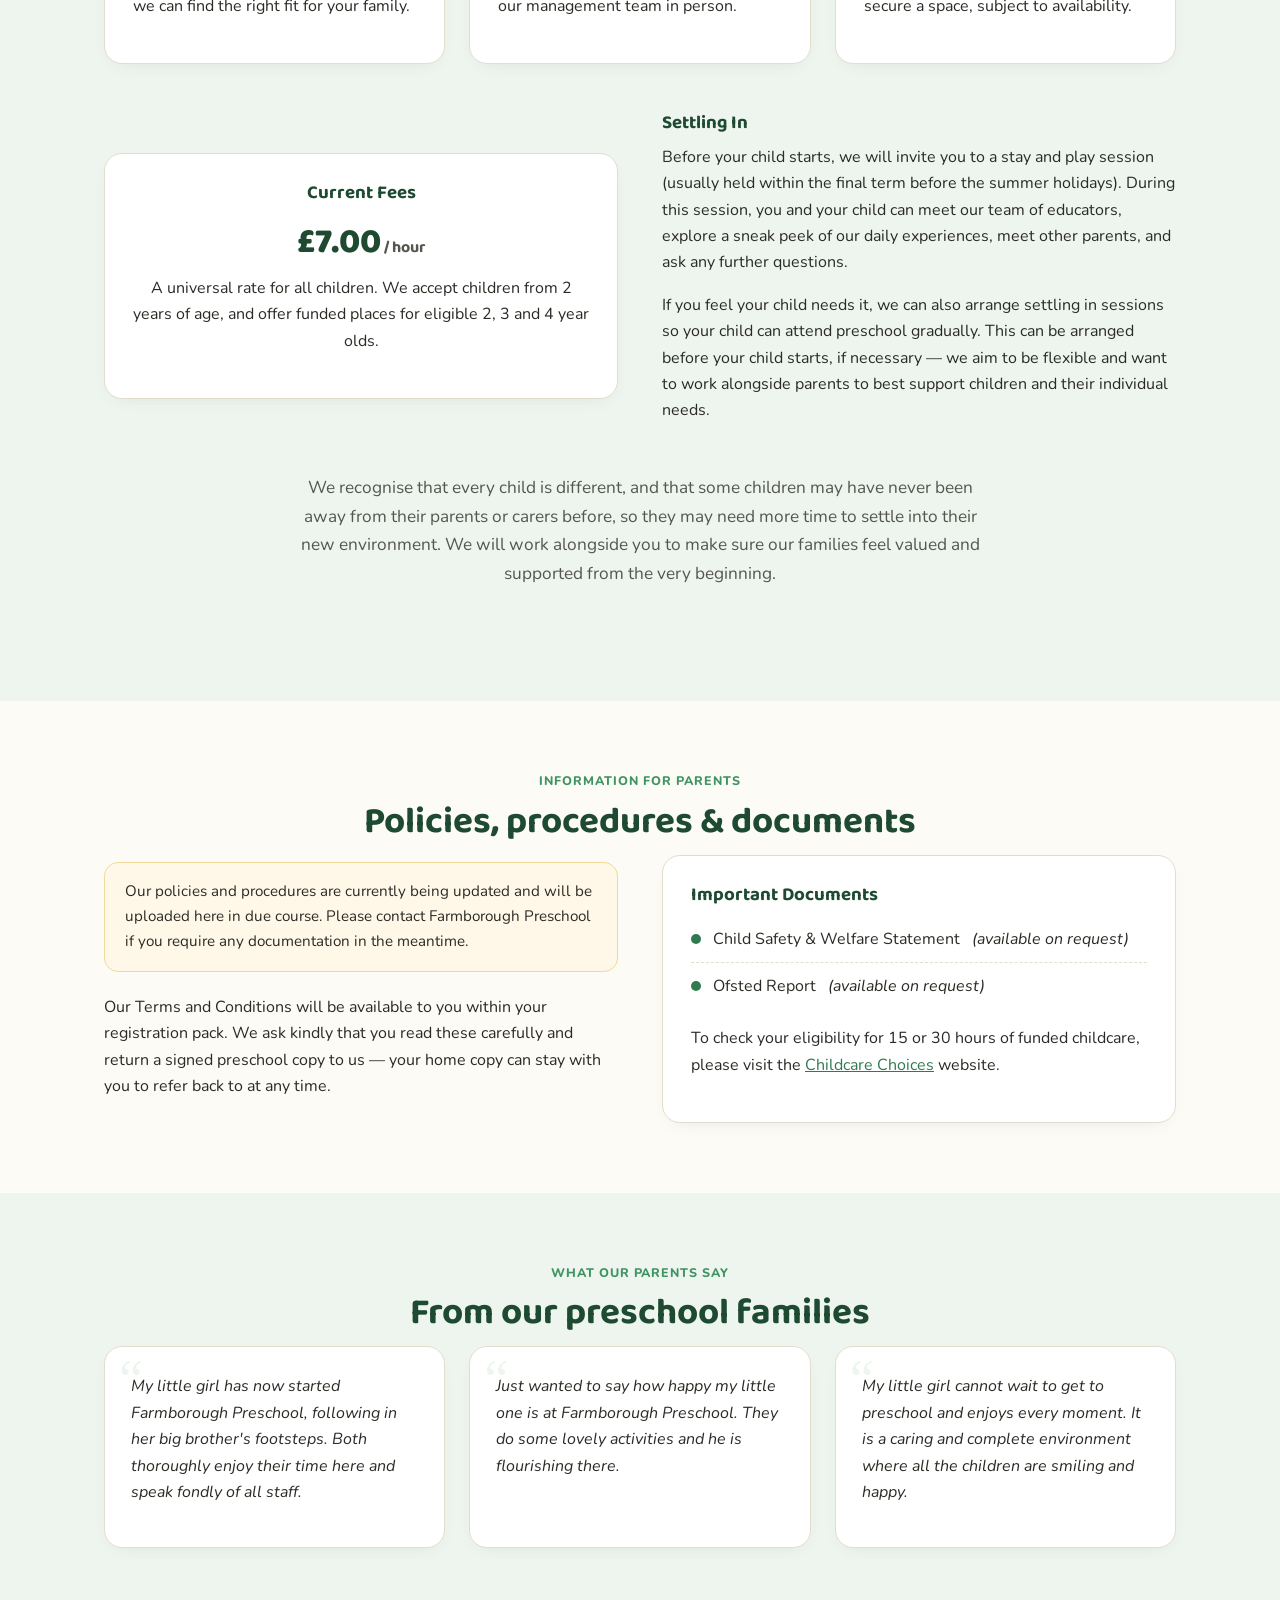
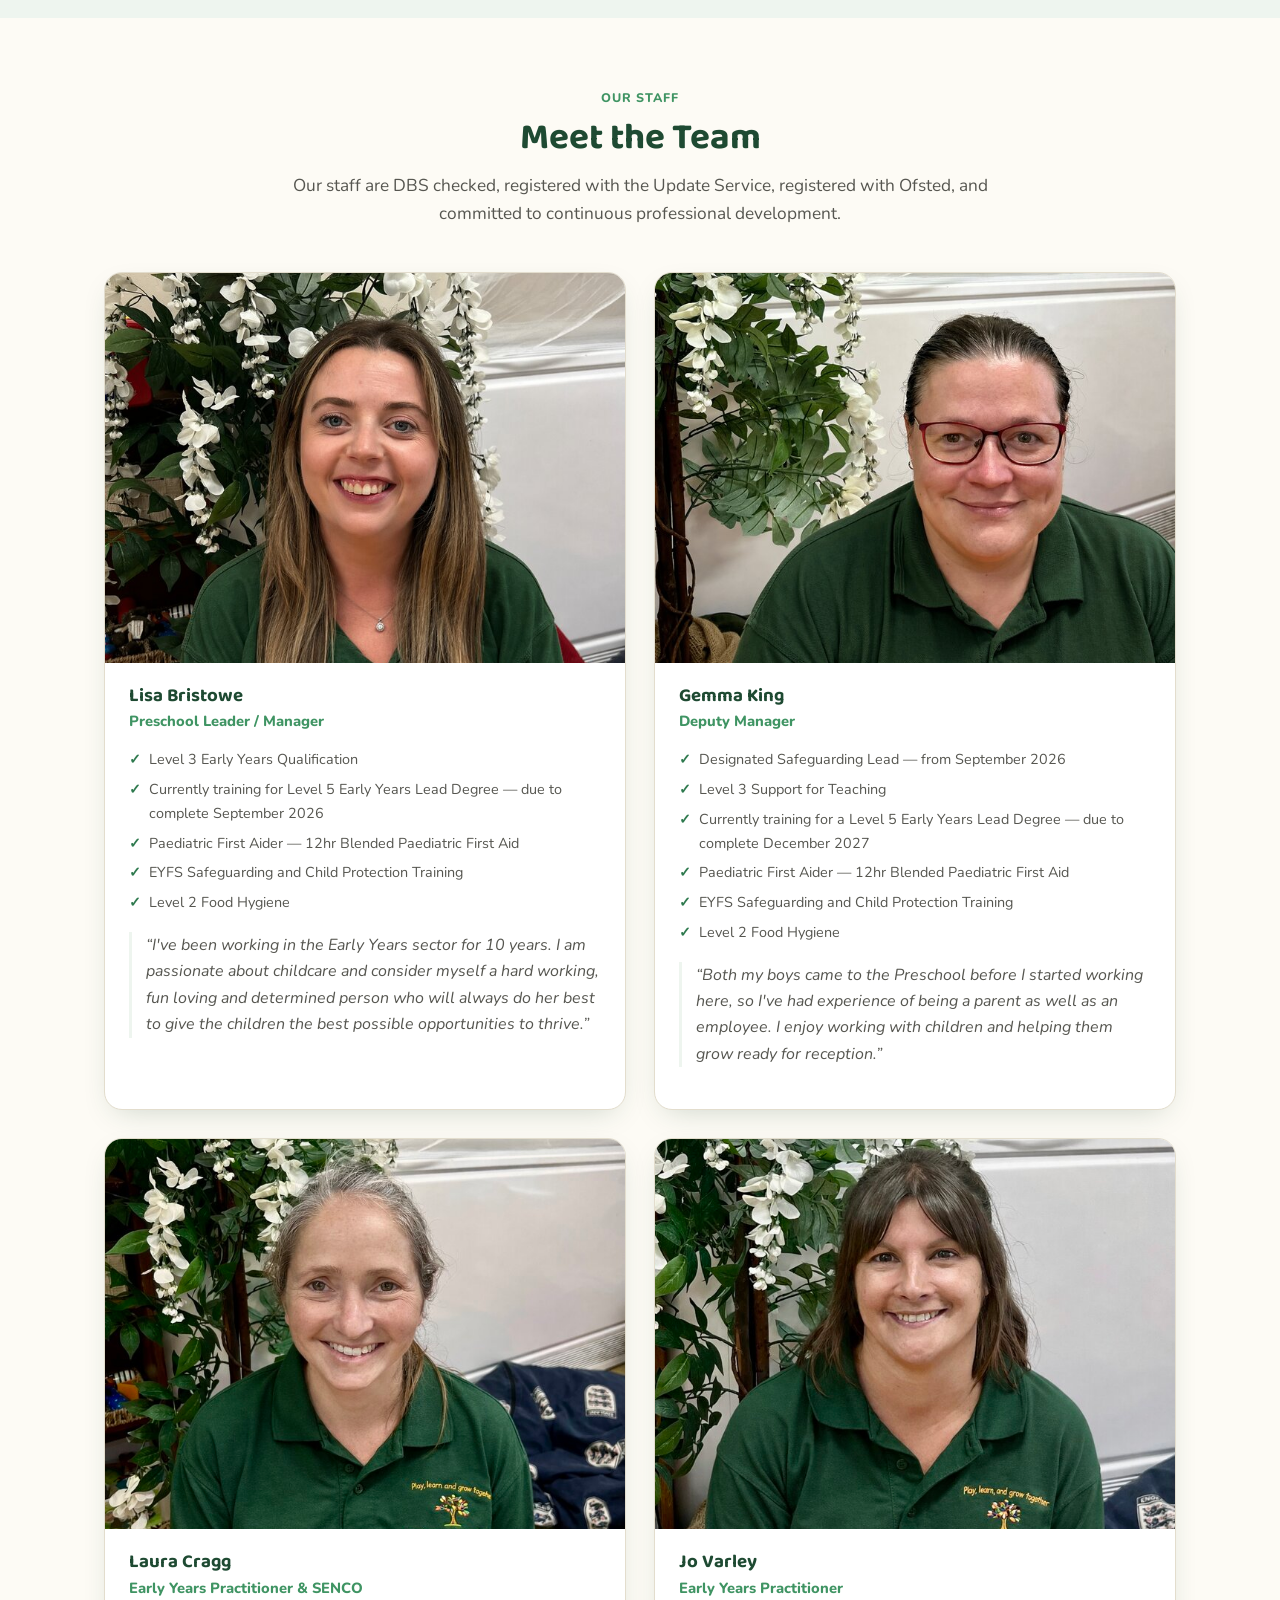
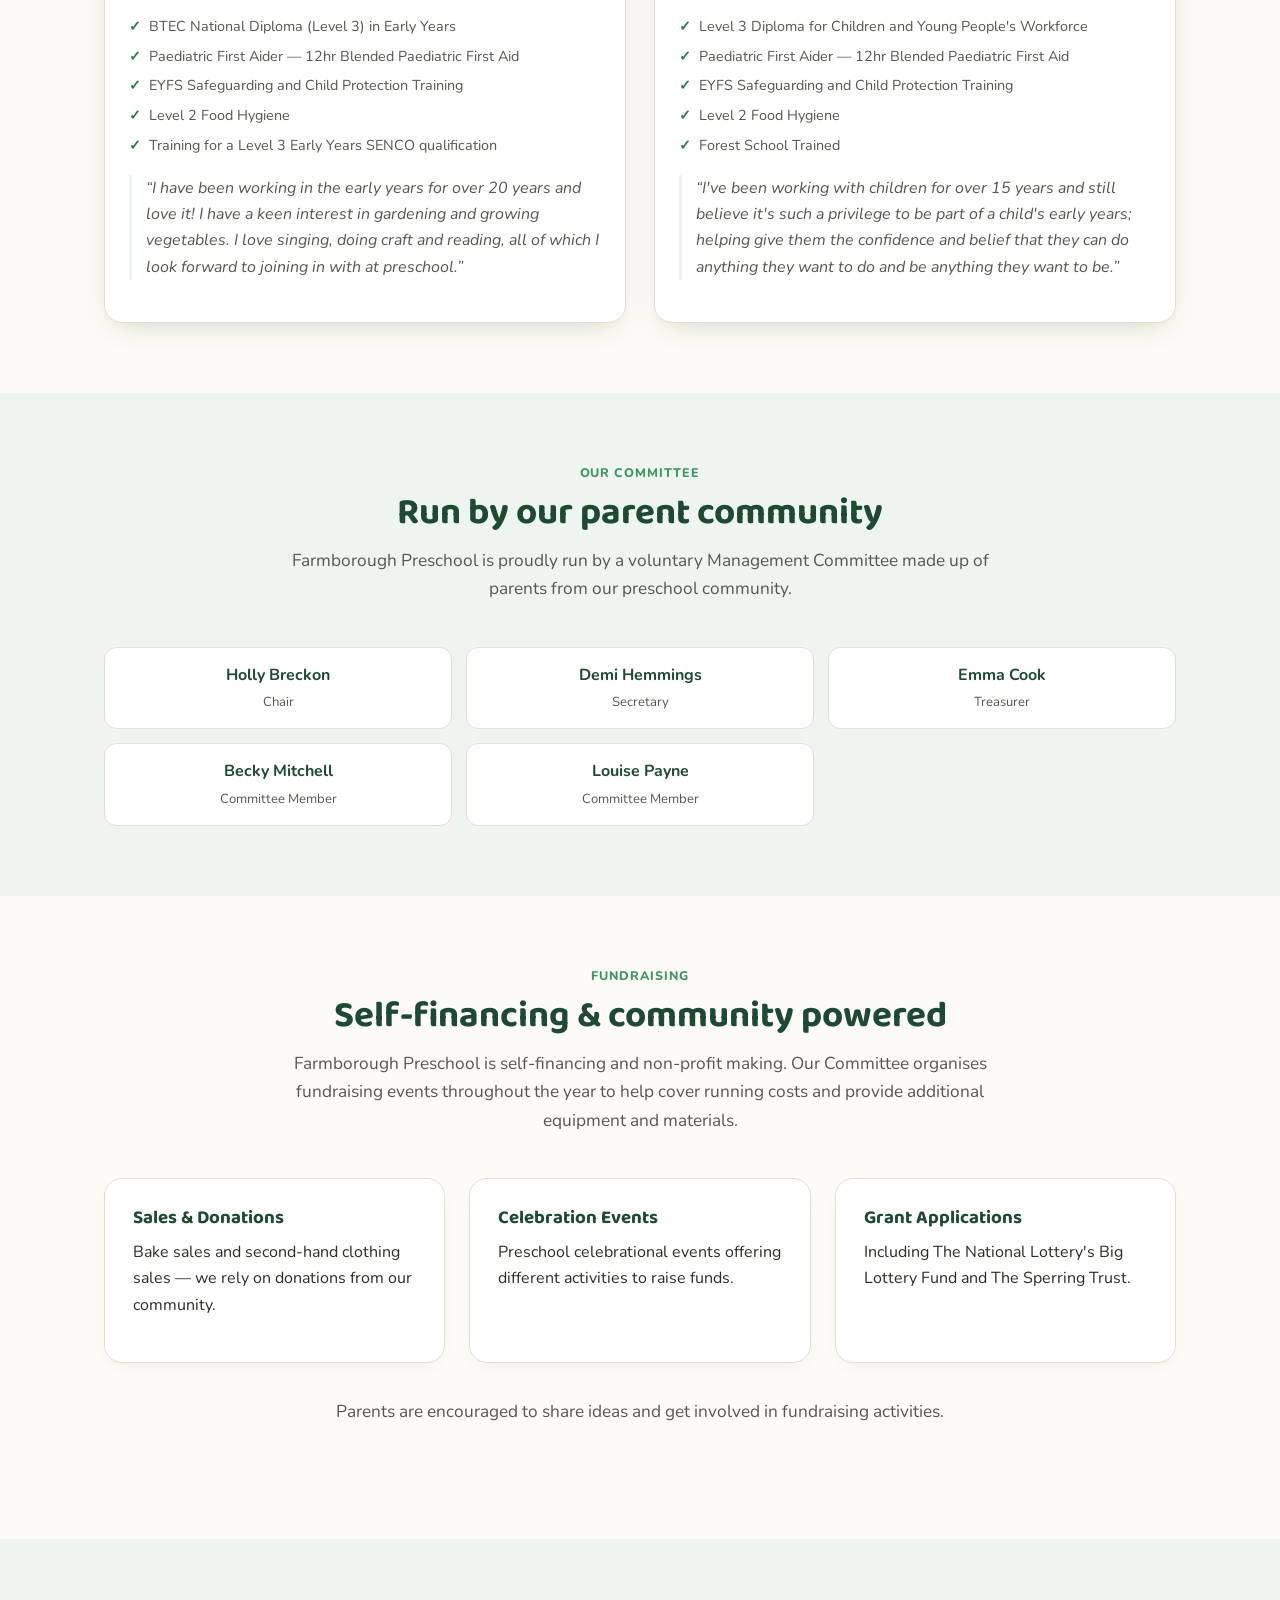
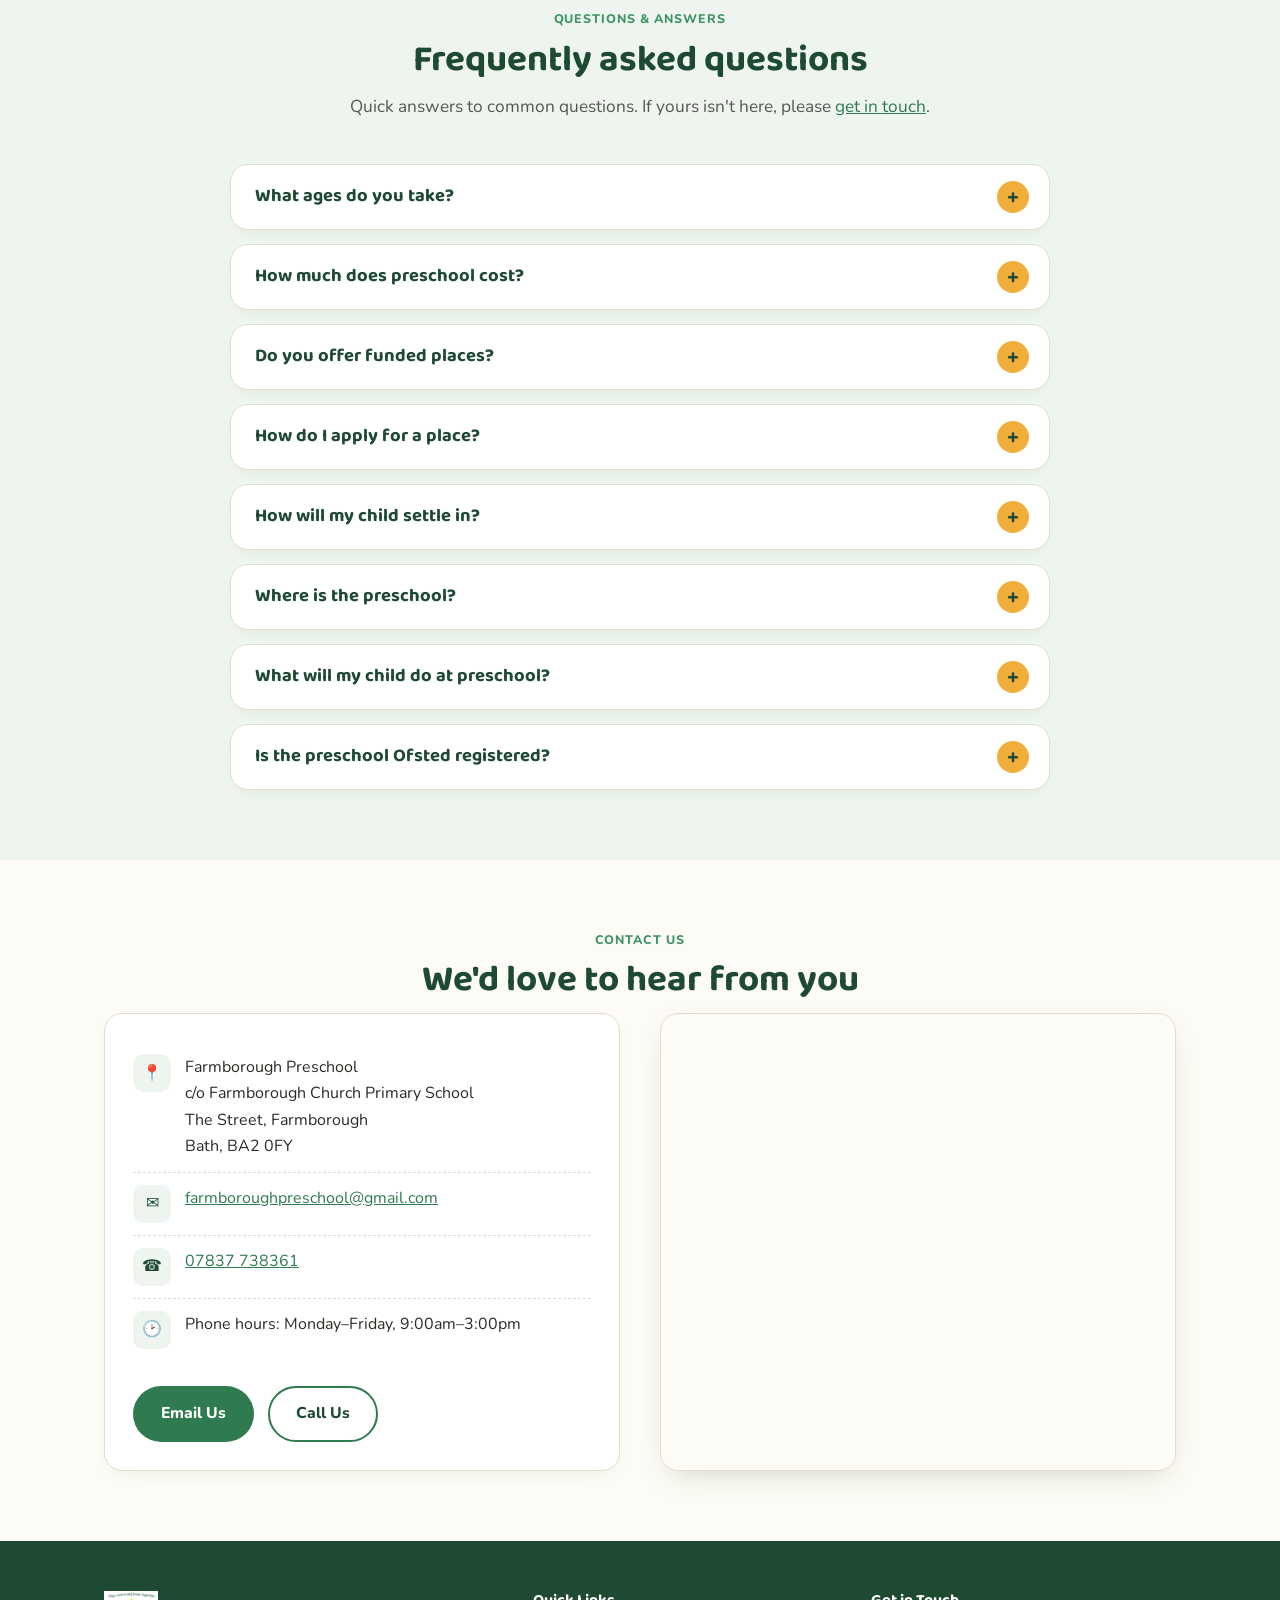
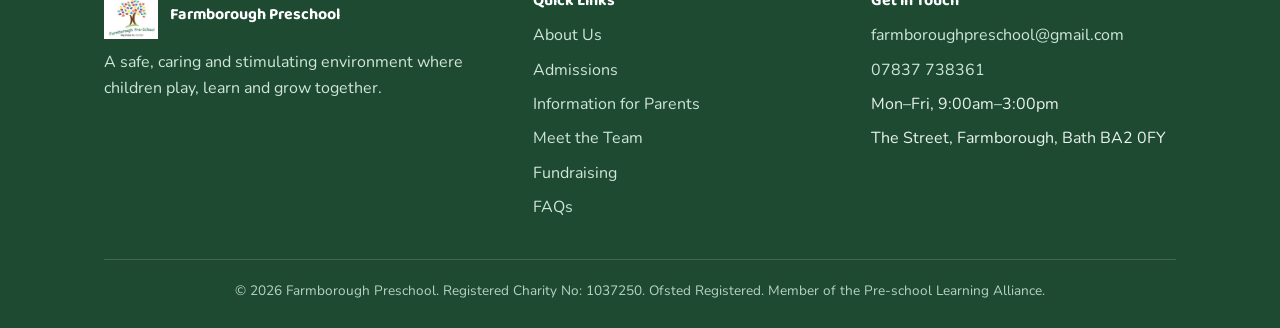
<file: meet-our-staff/index.html>
<!doctype html>
<html lang="en">
<head>
<meta charset="UTF-8">
<title>Farmborough Preschool</title>
<meta name="robots" content="noindex">
<link rel="canonical" href="https://www.farmboroughpreschool.com/">
<meta http-equiv="refresh" content="0; url=/#team">
<script>location.replace('/#team');</script>
</head>
<body>
<p>This page has moved to <a href="/#team">Meet the Team</a>.</p>
</body>
</html>
</file>
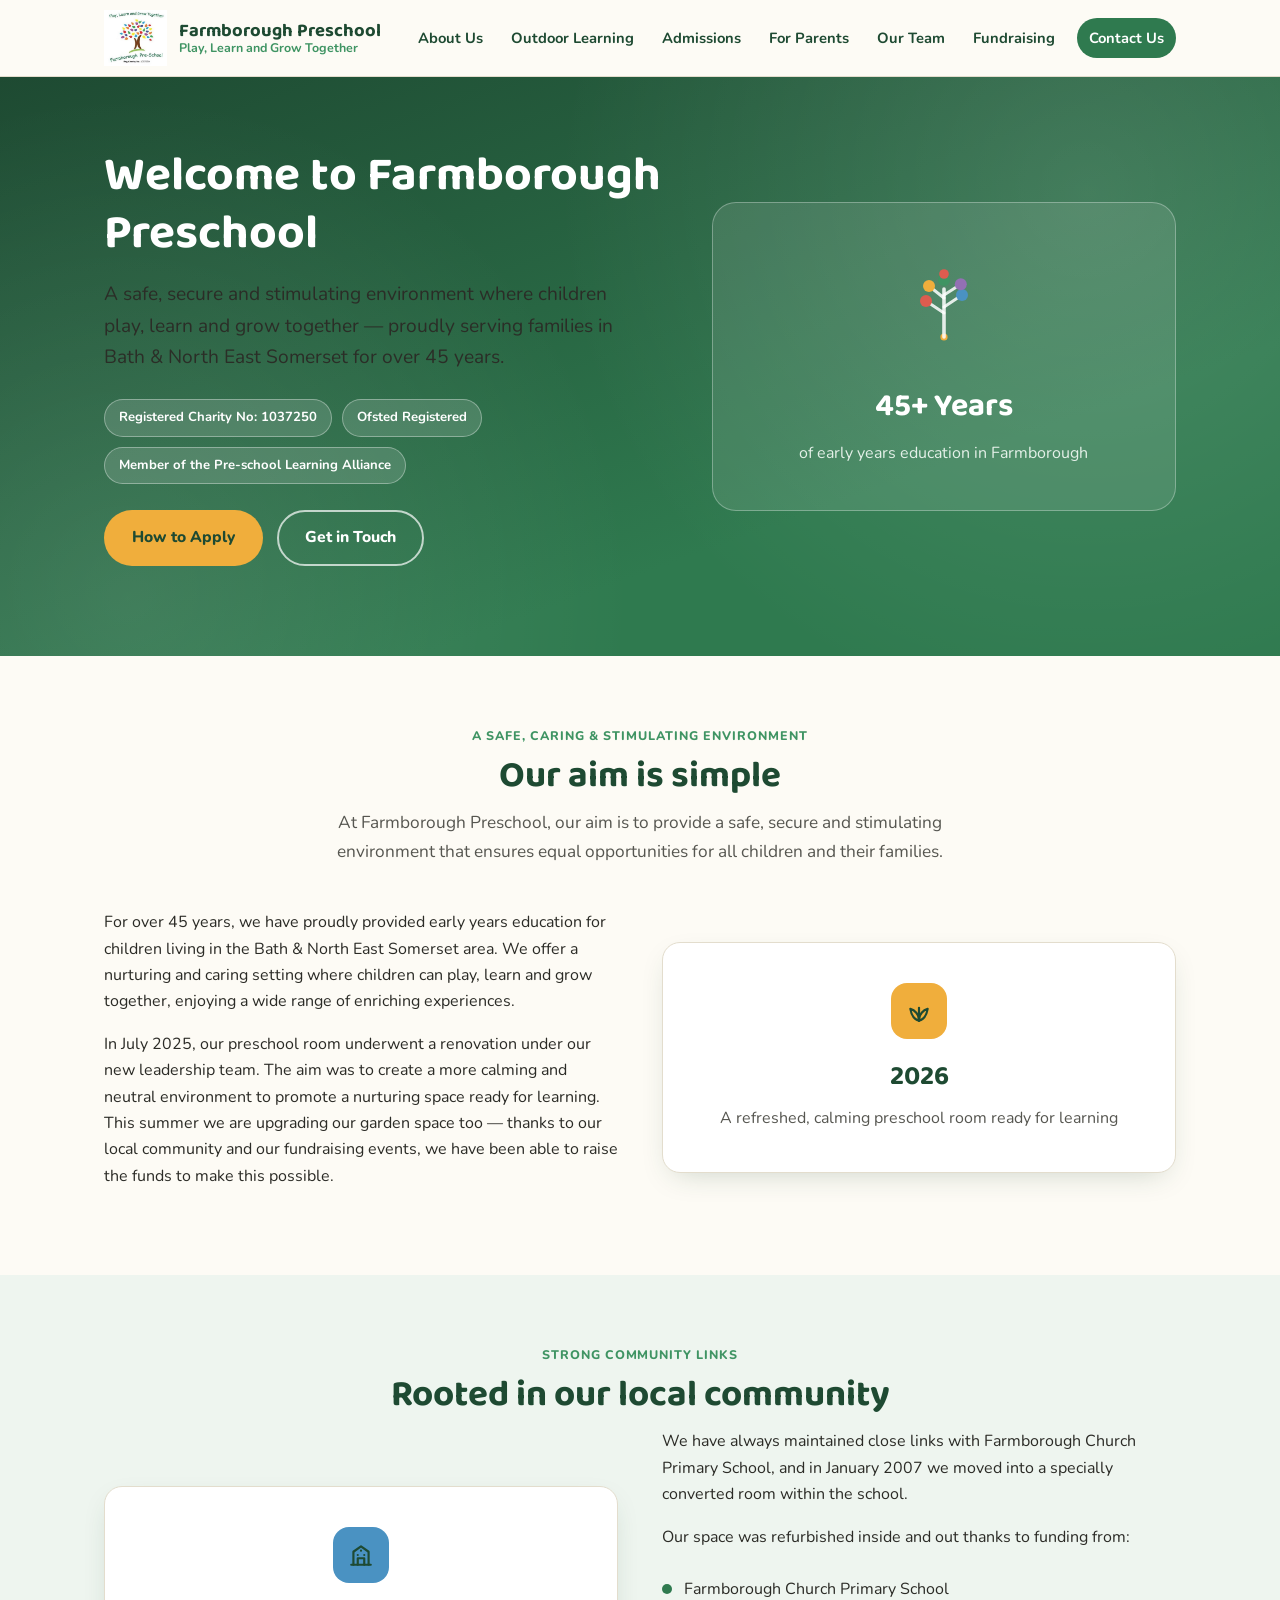
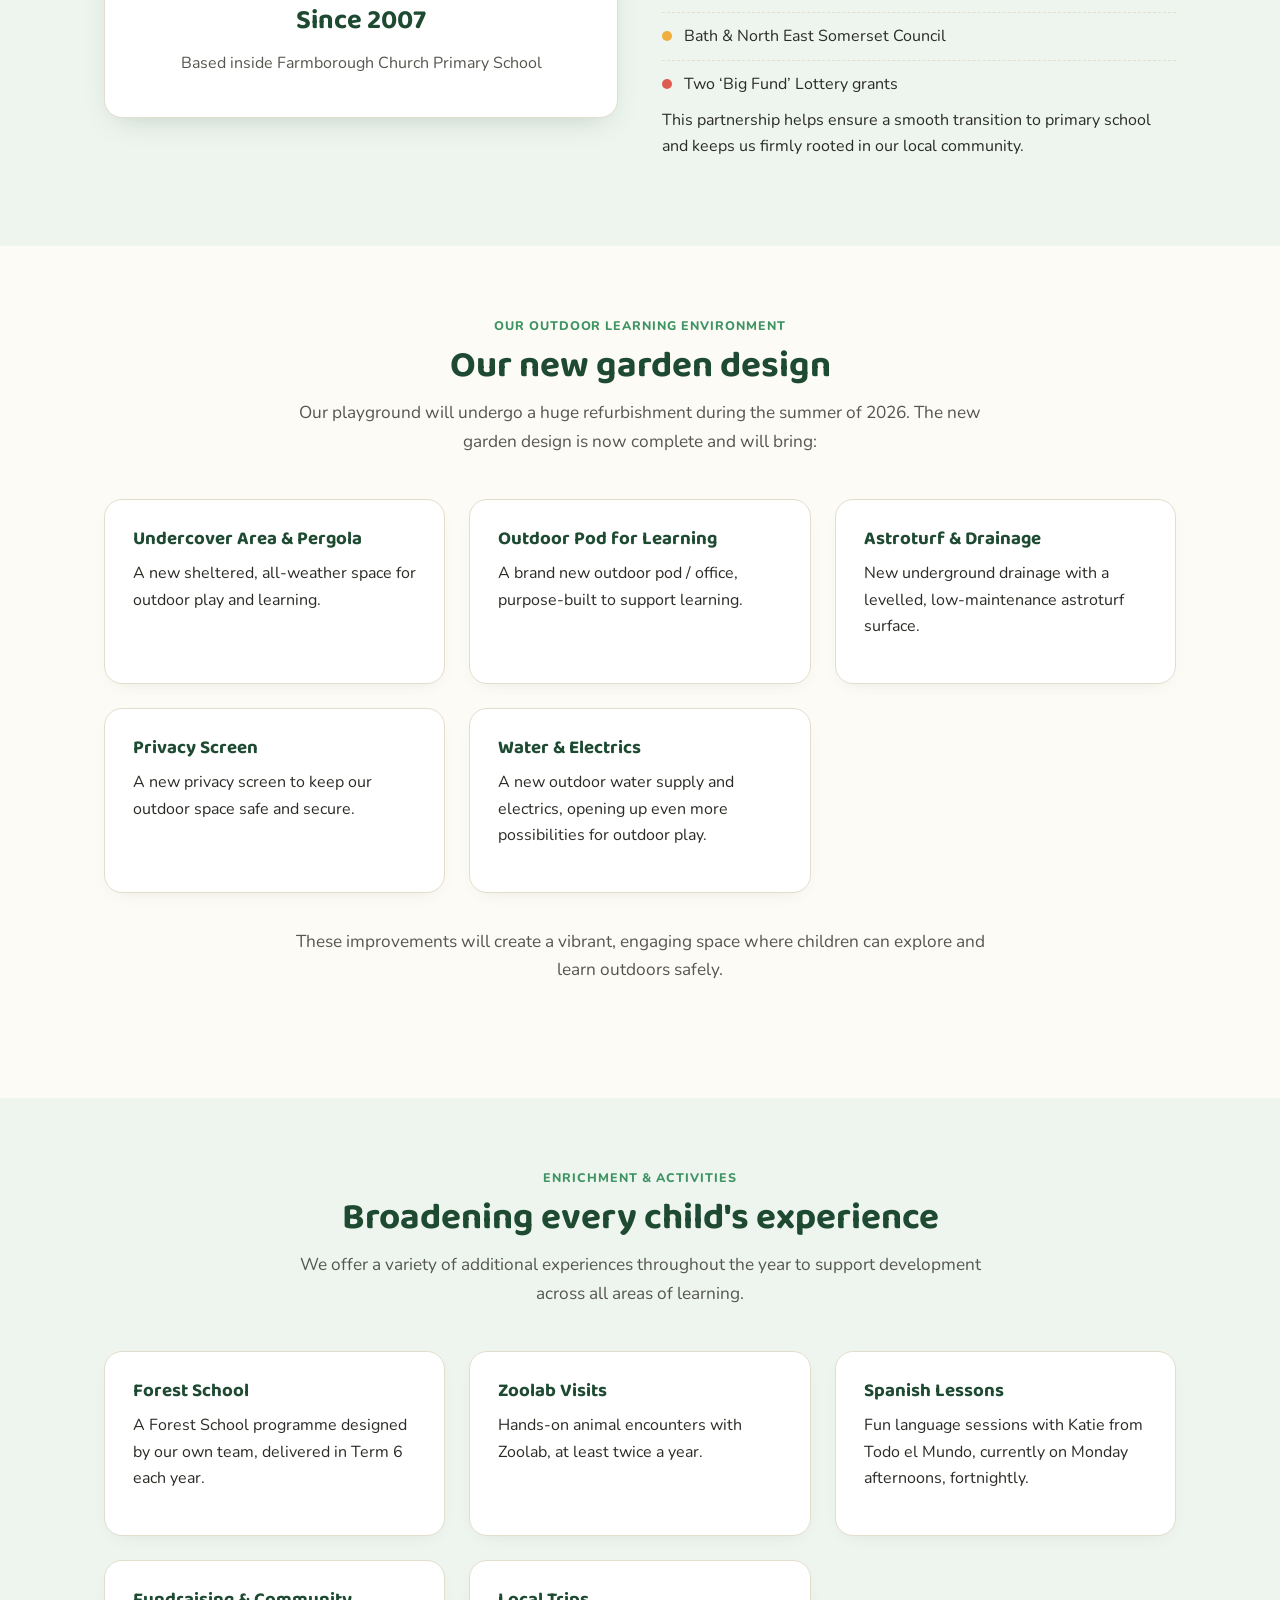
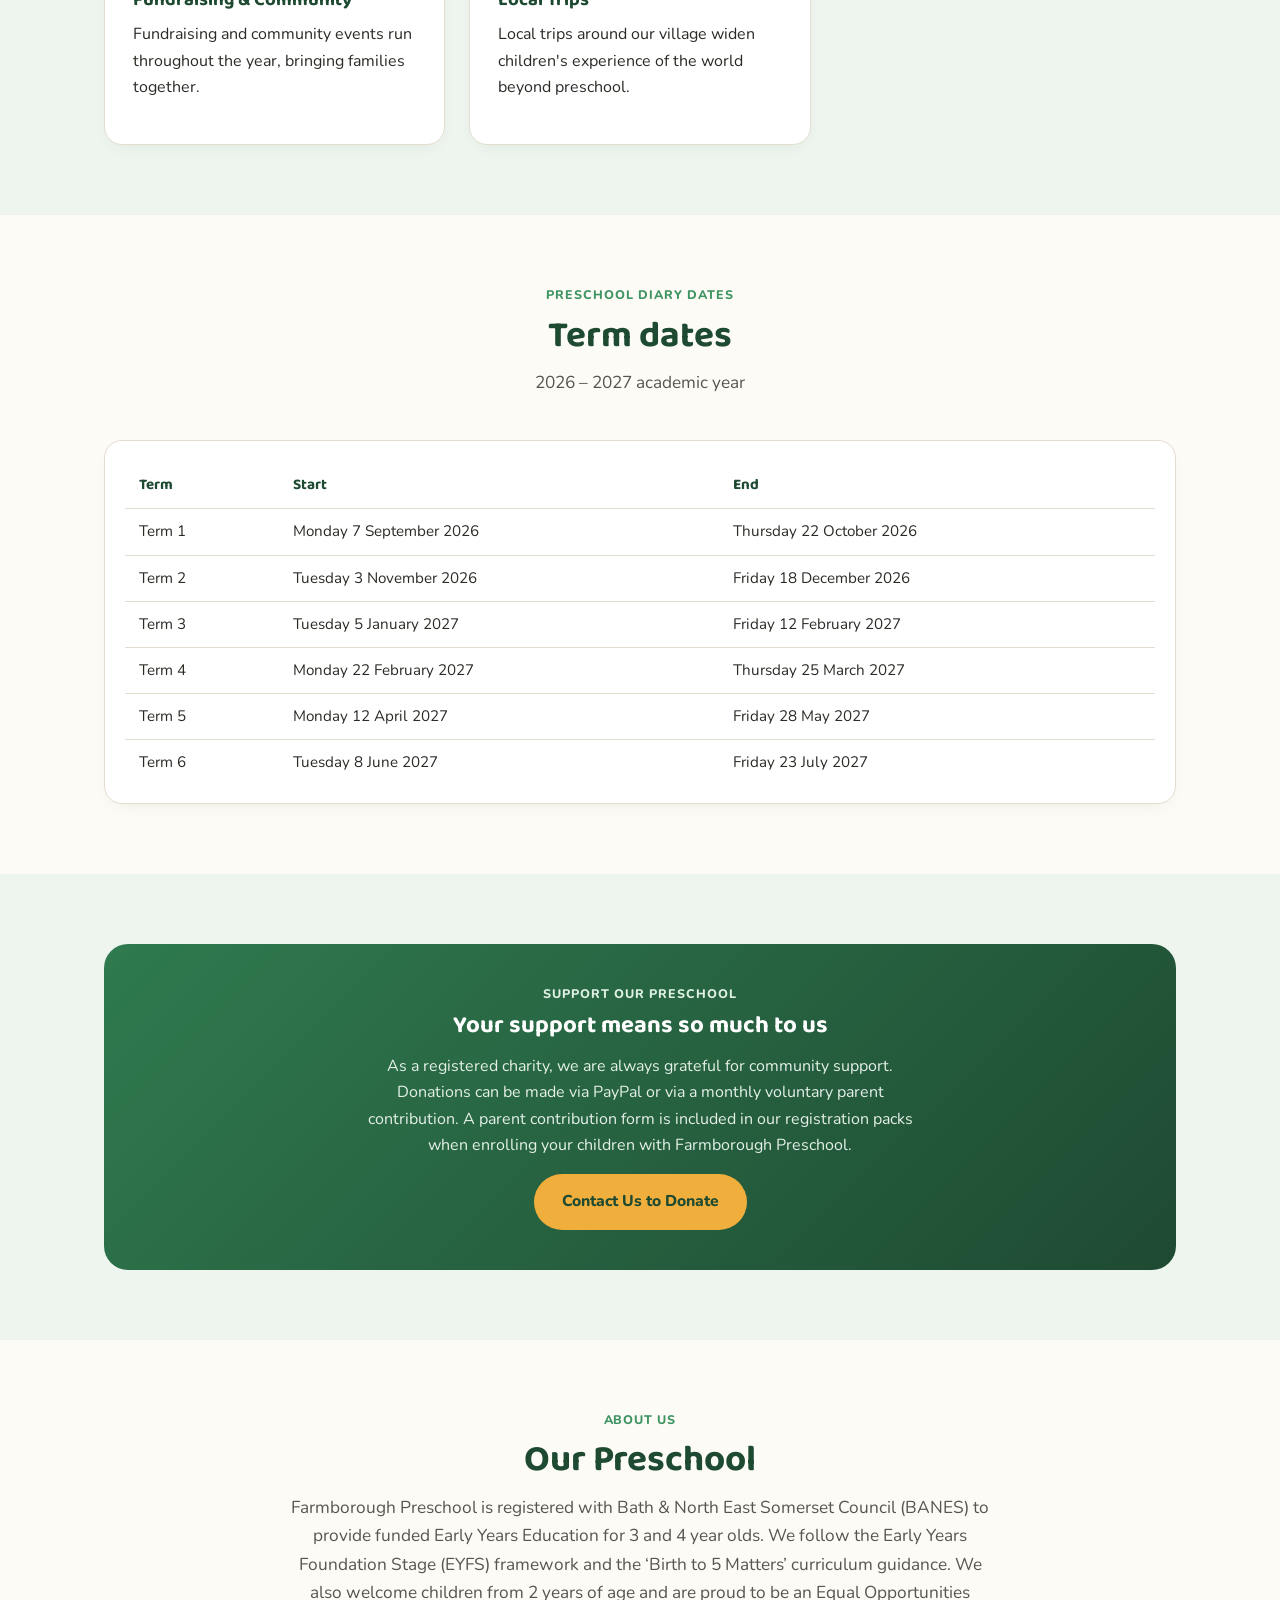
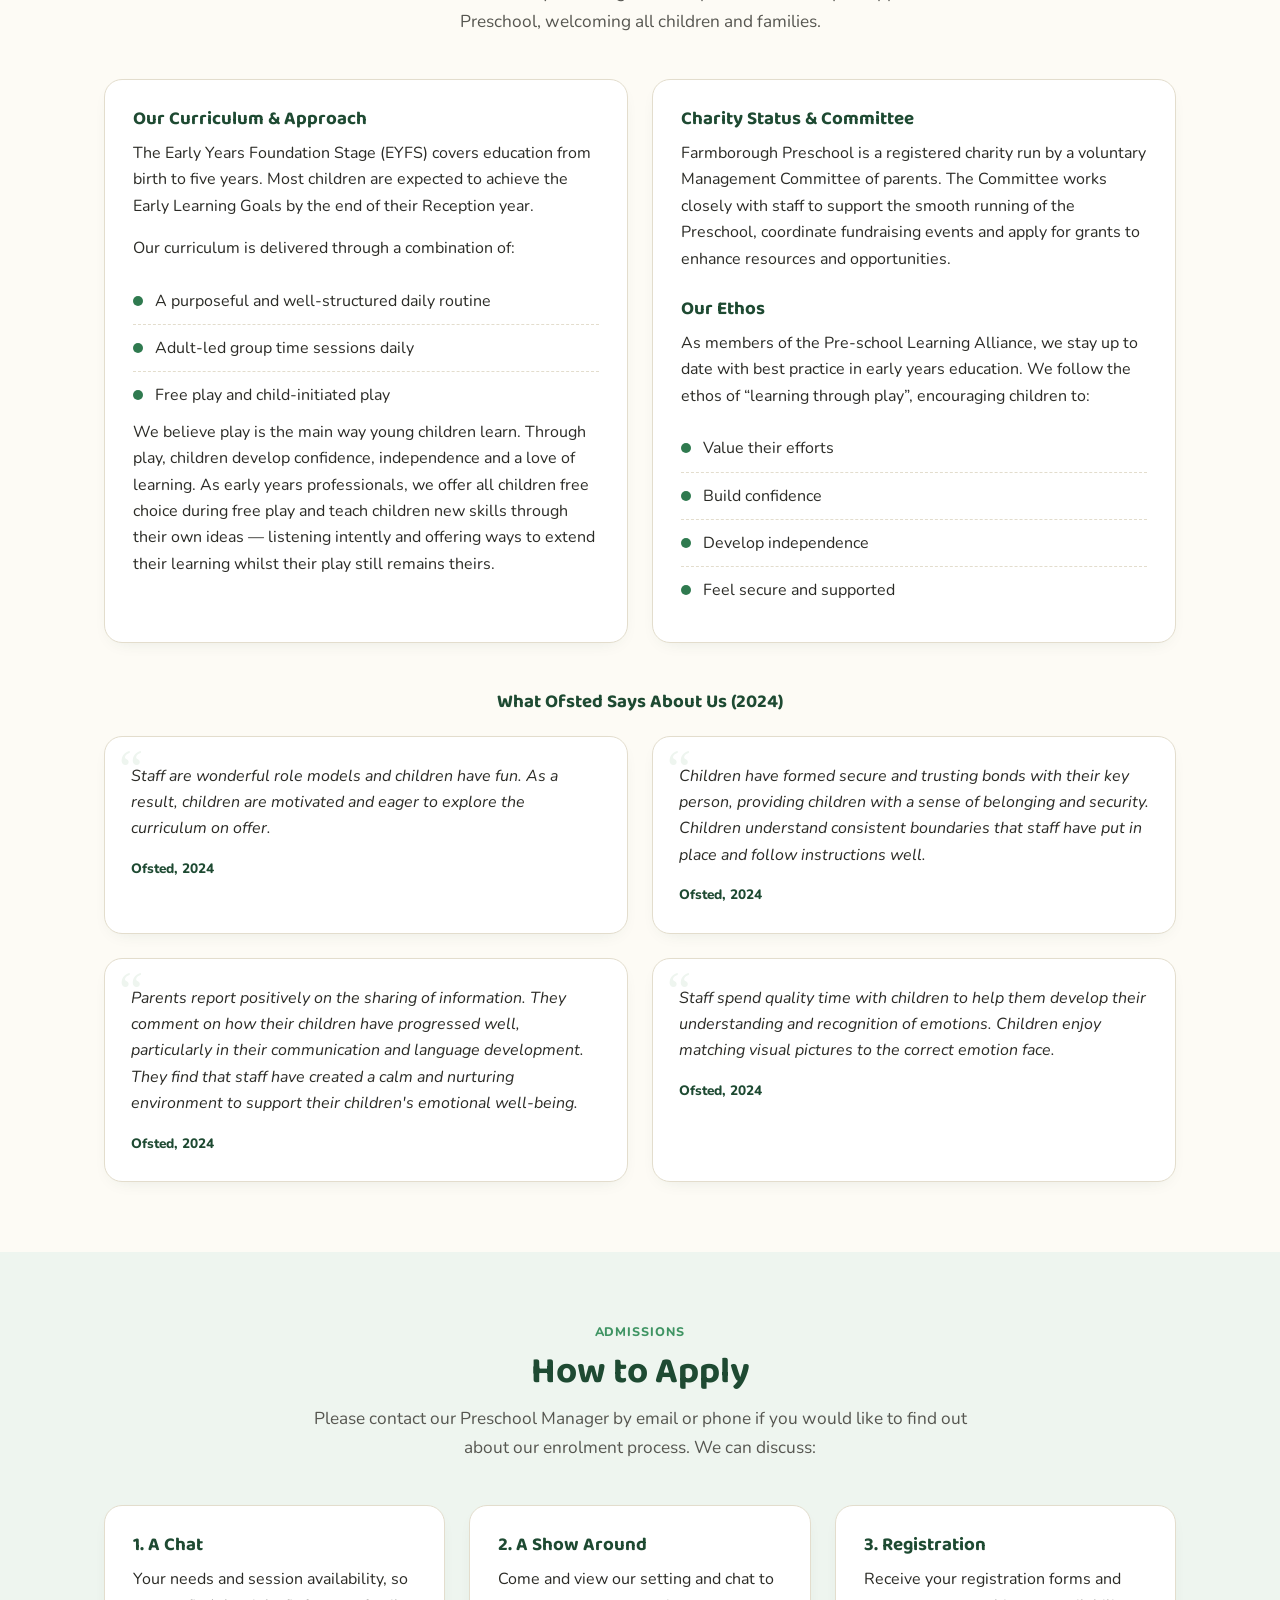
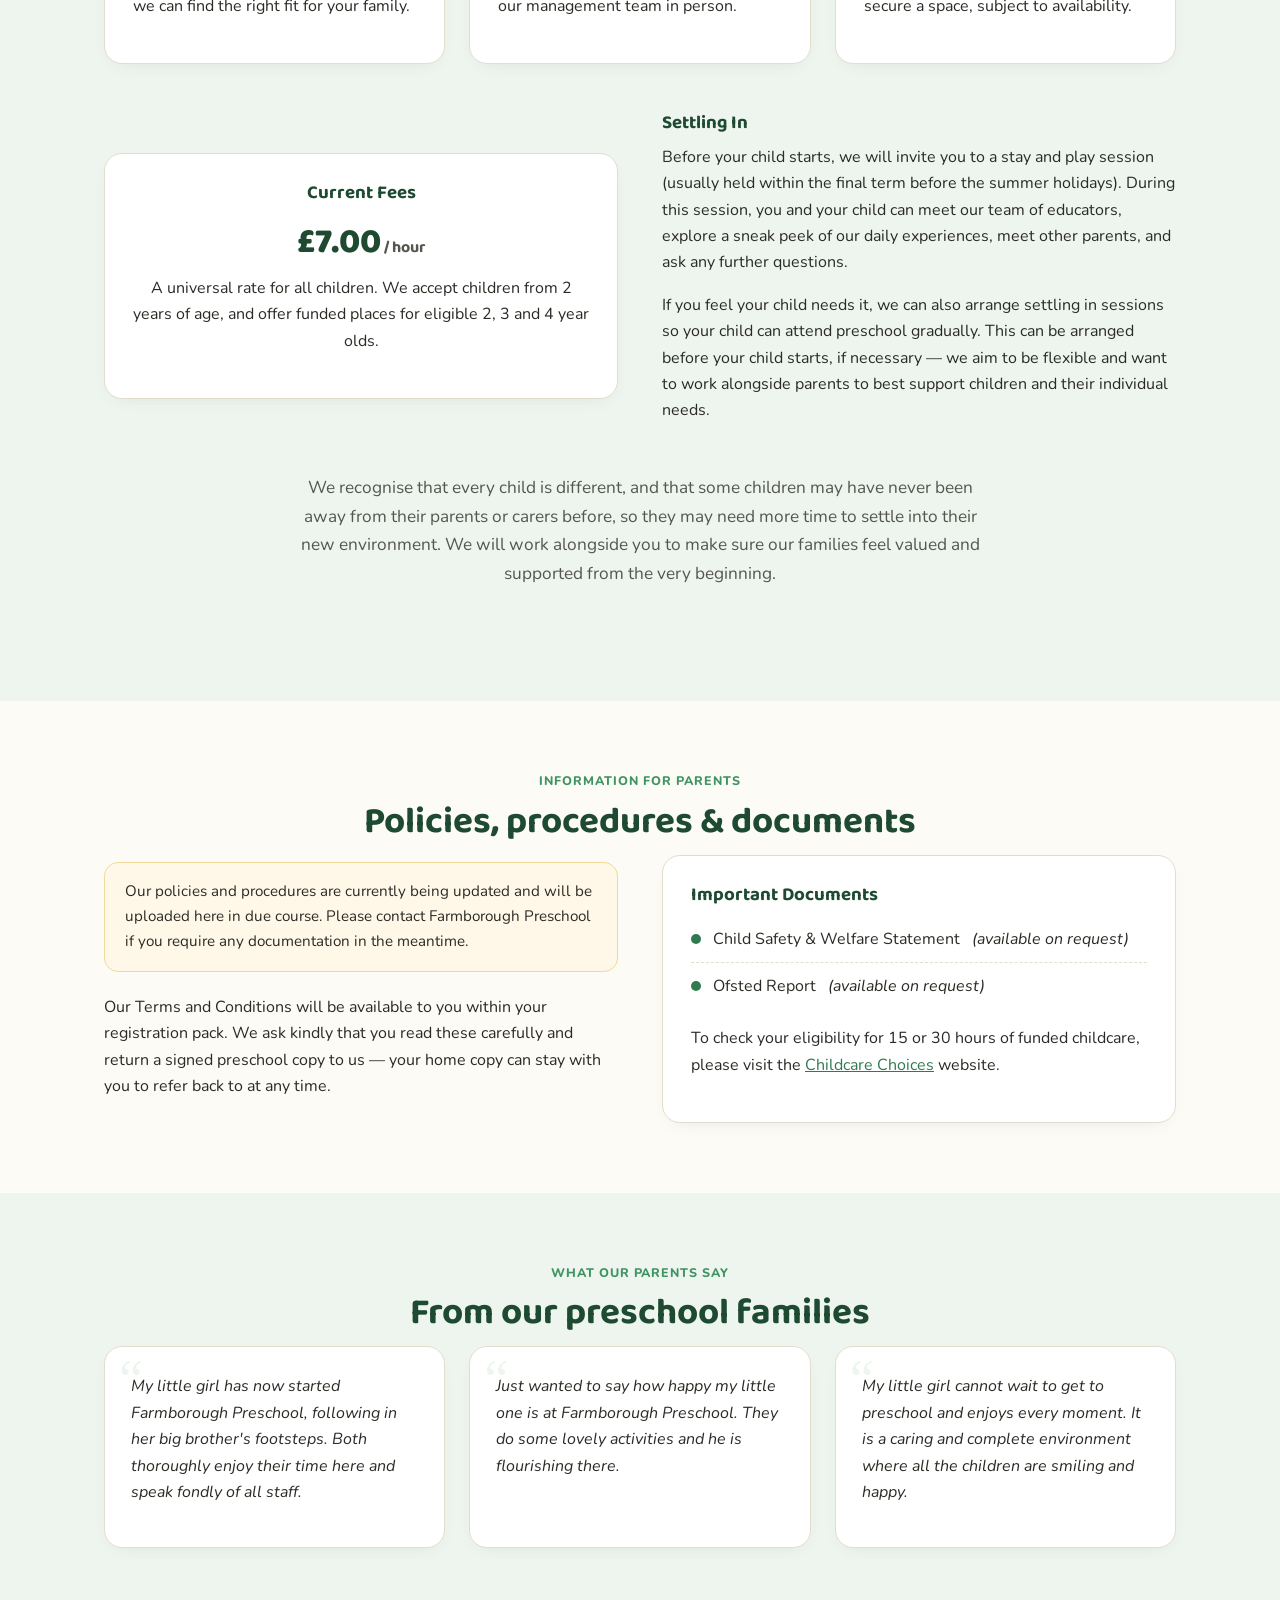
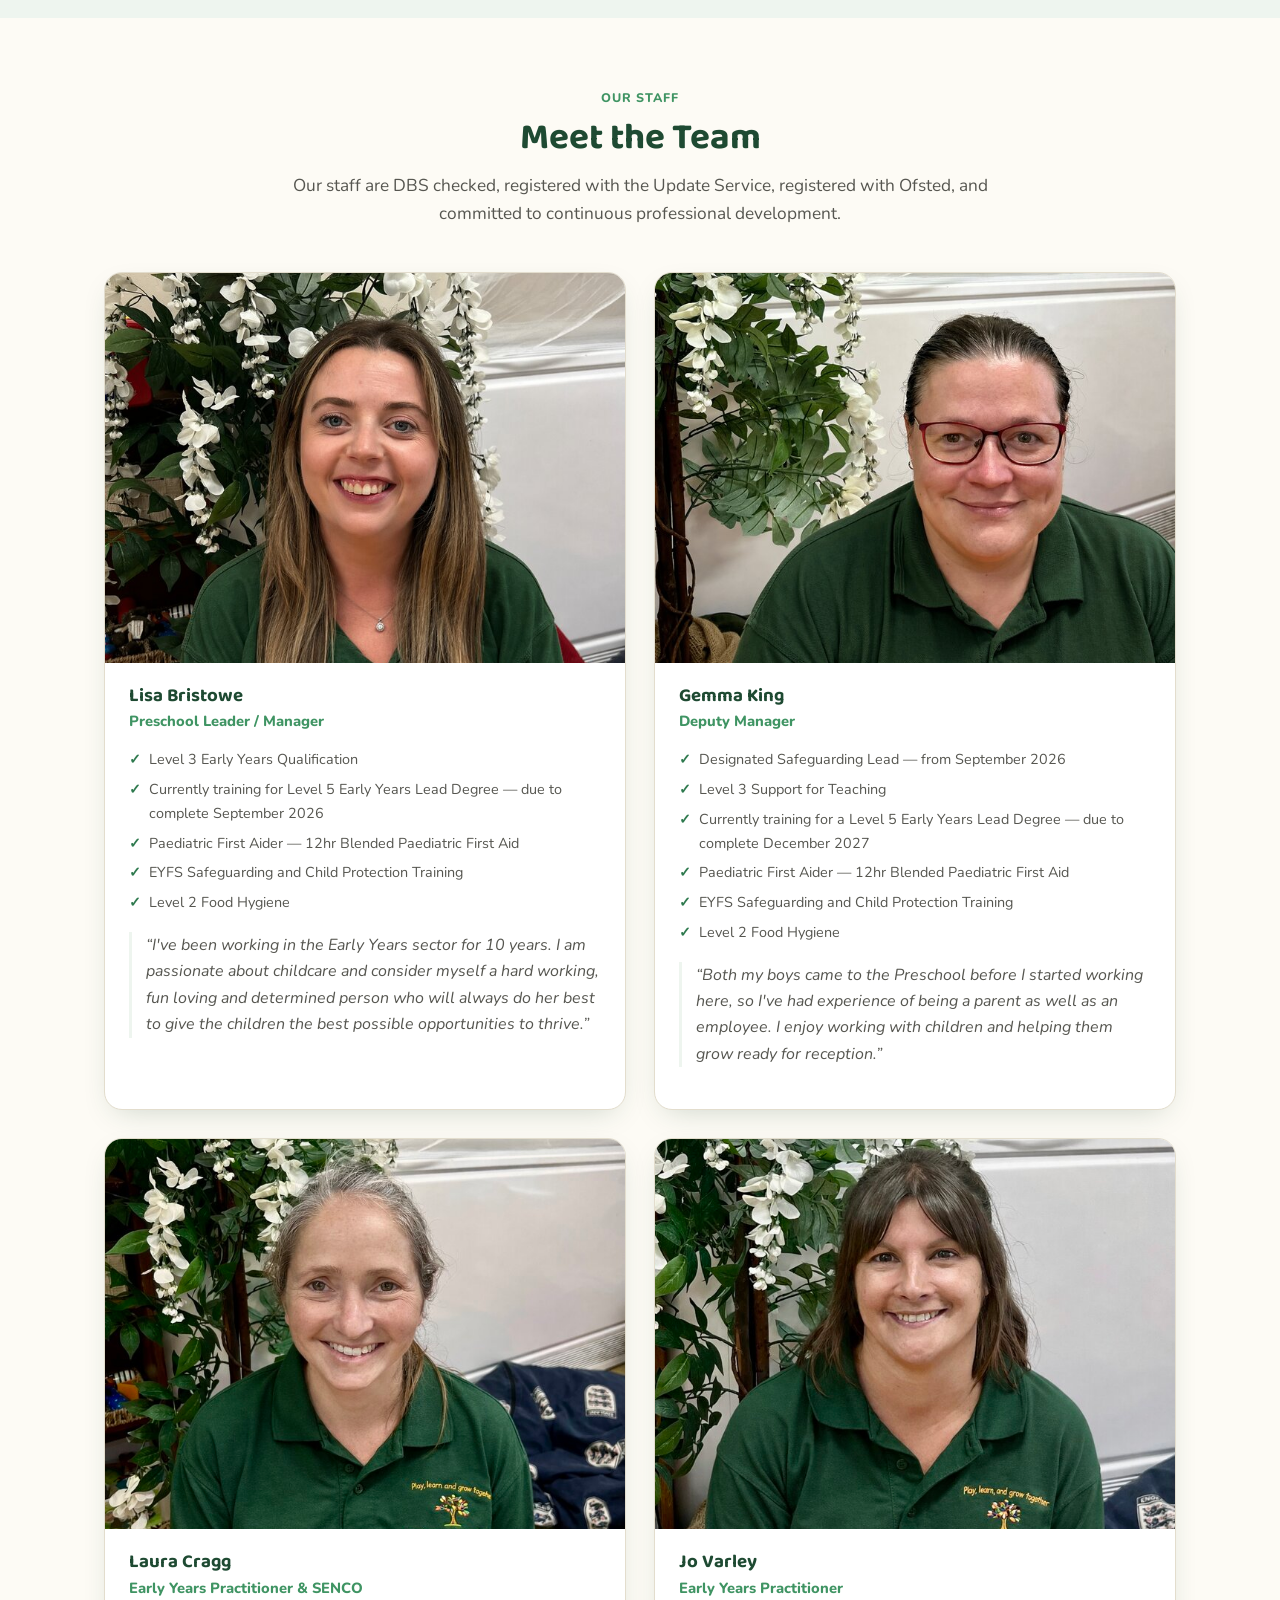
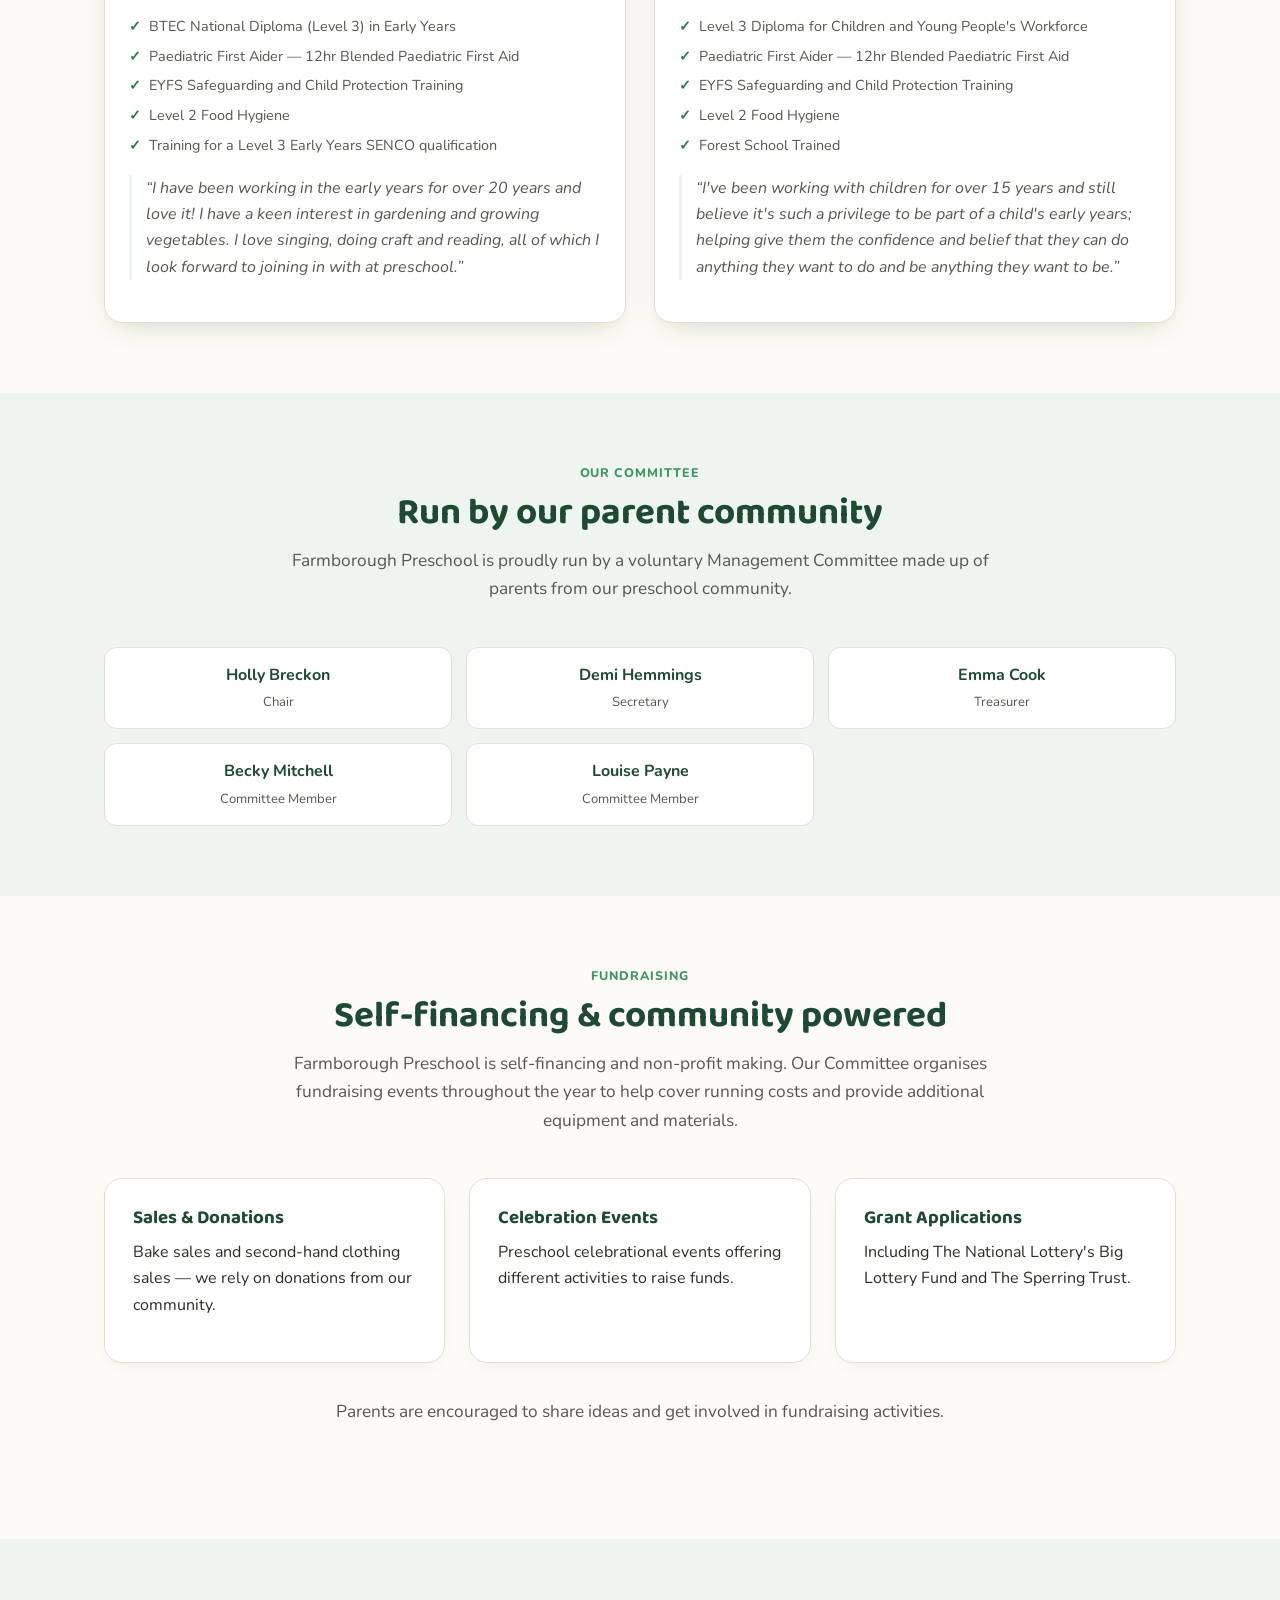
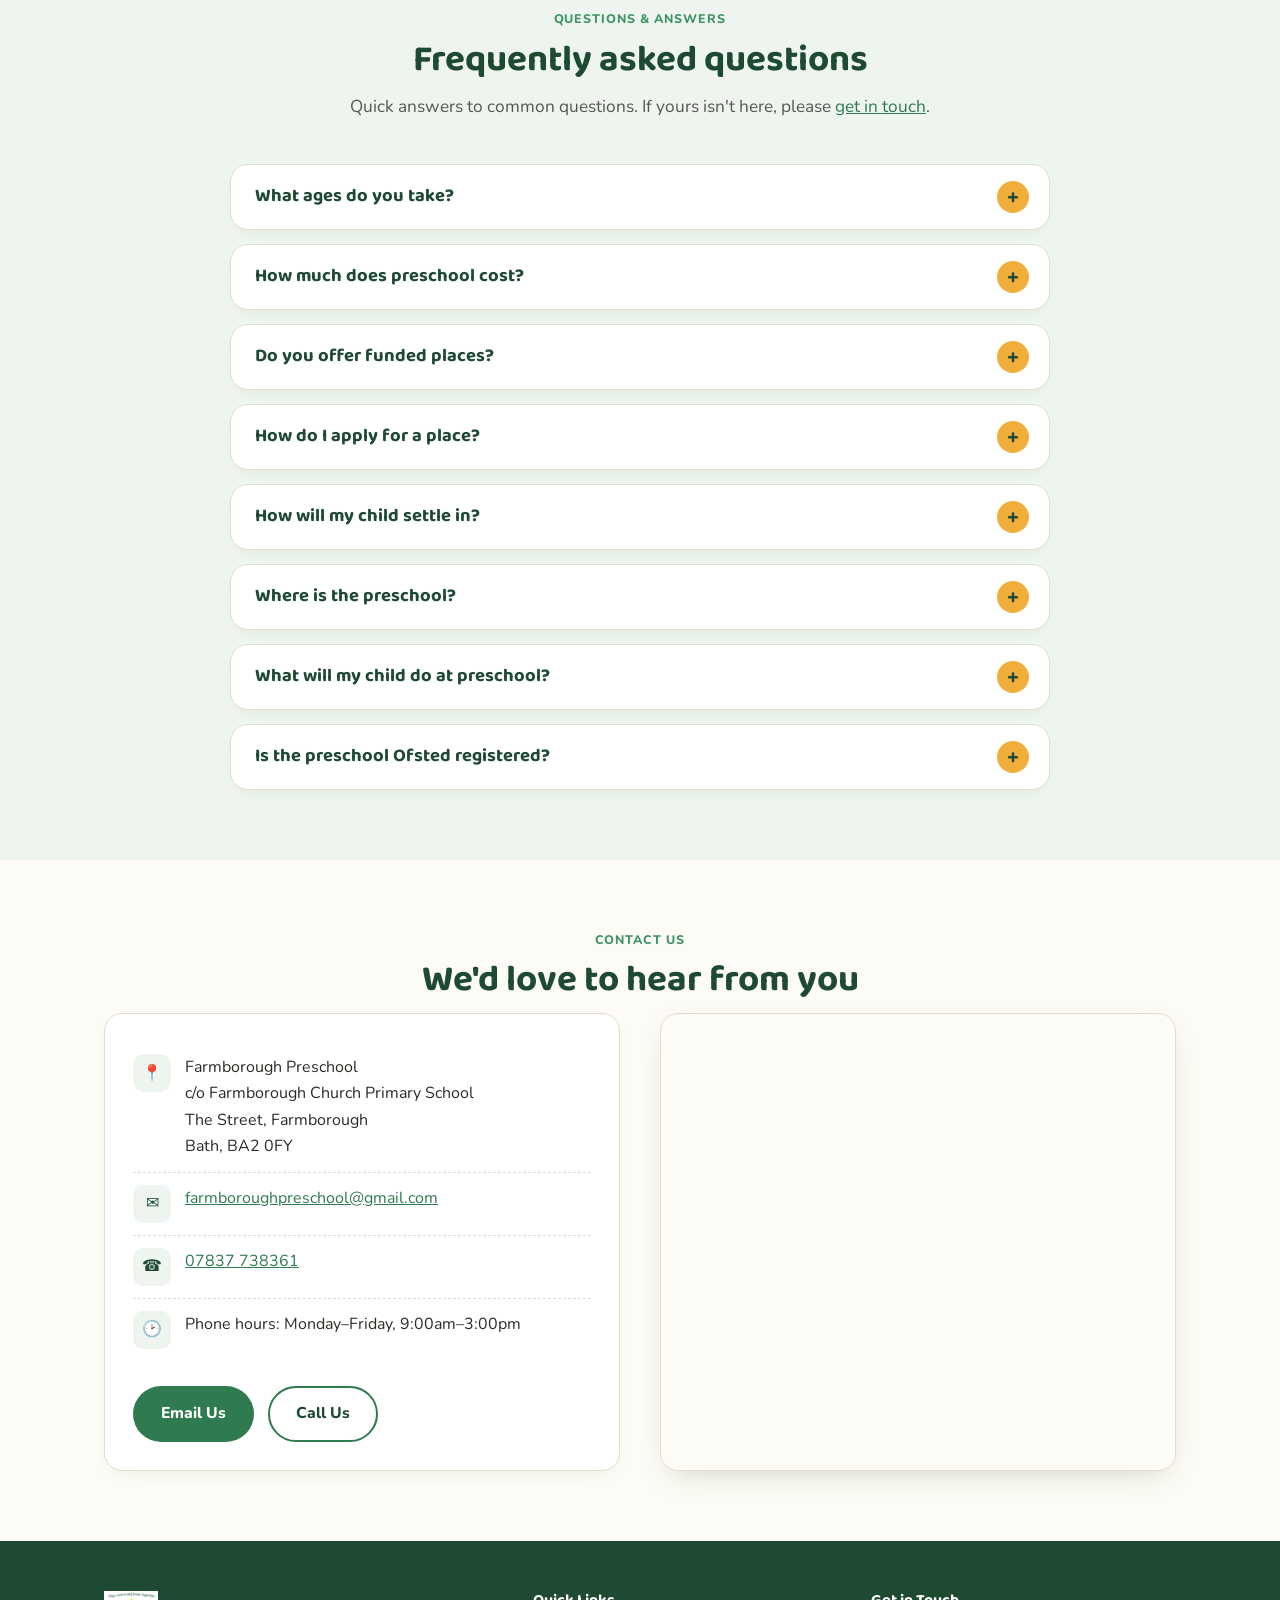
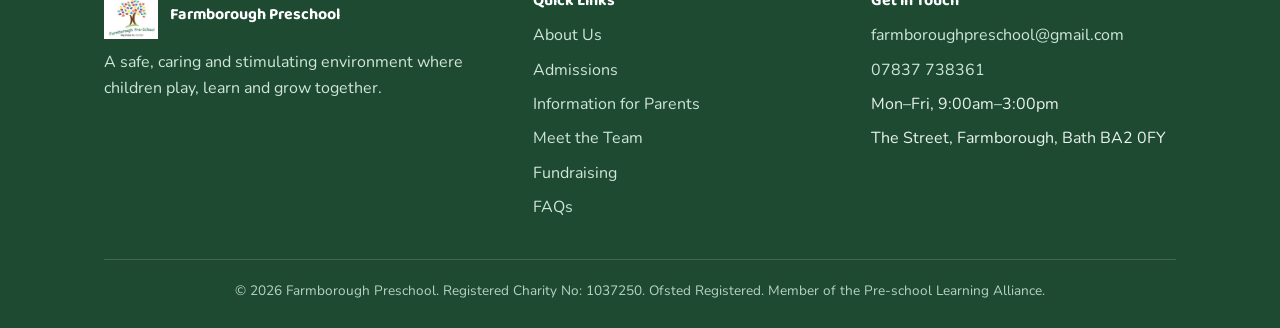
<file: our-committee/index.html>
<!doctype html>
<html lang="en">
<head>
<meta charset="UTF-8">
<title>Farmborough Preschool</title>
<meta name="robots" content="noindex">
<link rel="canonical" href="https://www.farmboroughpreschool.com/">
<meta http-equiv="refresh" content="0; url=/#committee">
<script>location.replace('/#committee');</script>
</head>
<body>
<p>This page has moved to <a href="/#committee">Our Committee</a>.</p>
</body>
</html>
</file>
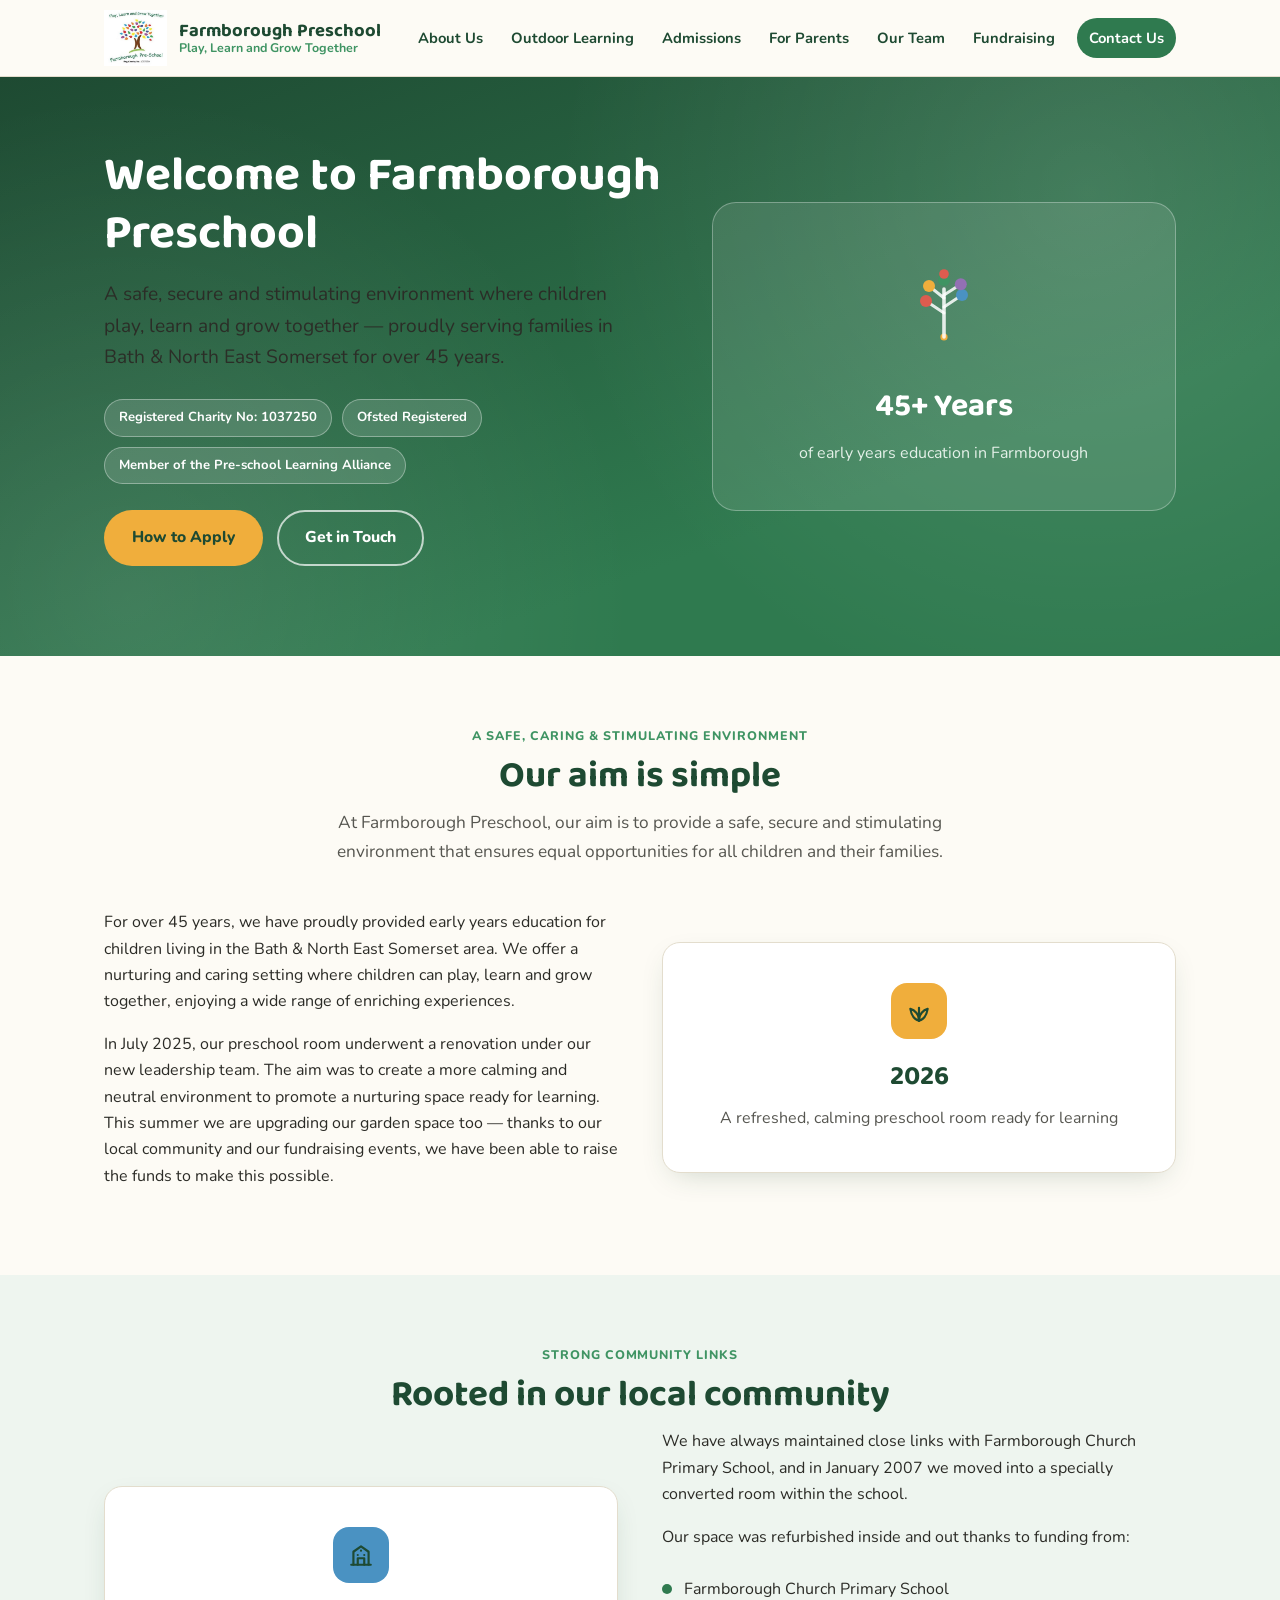
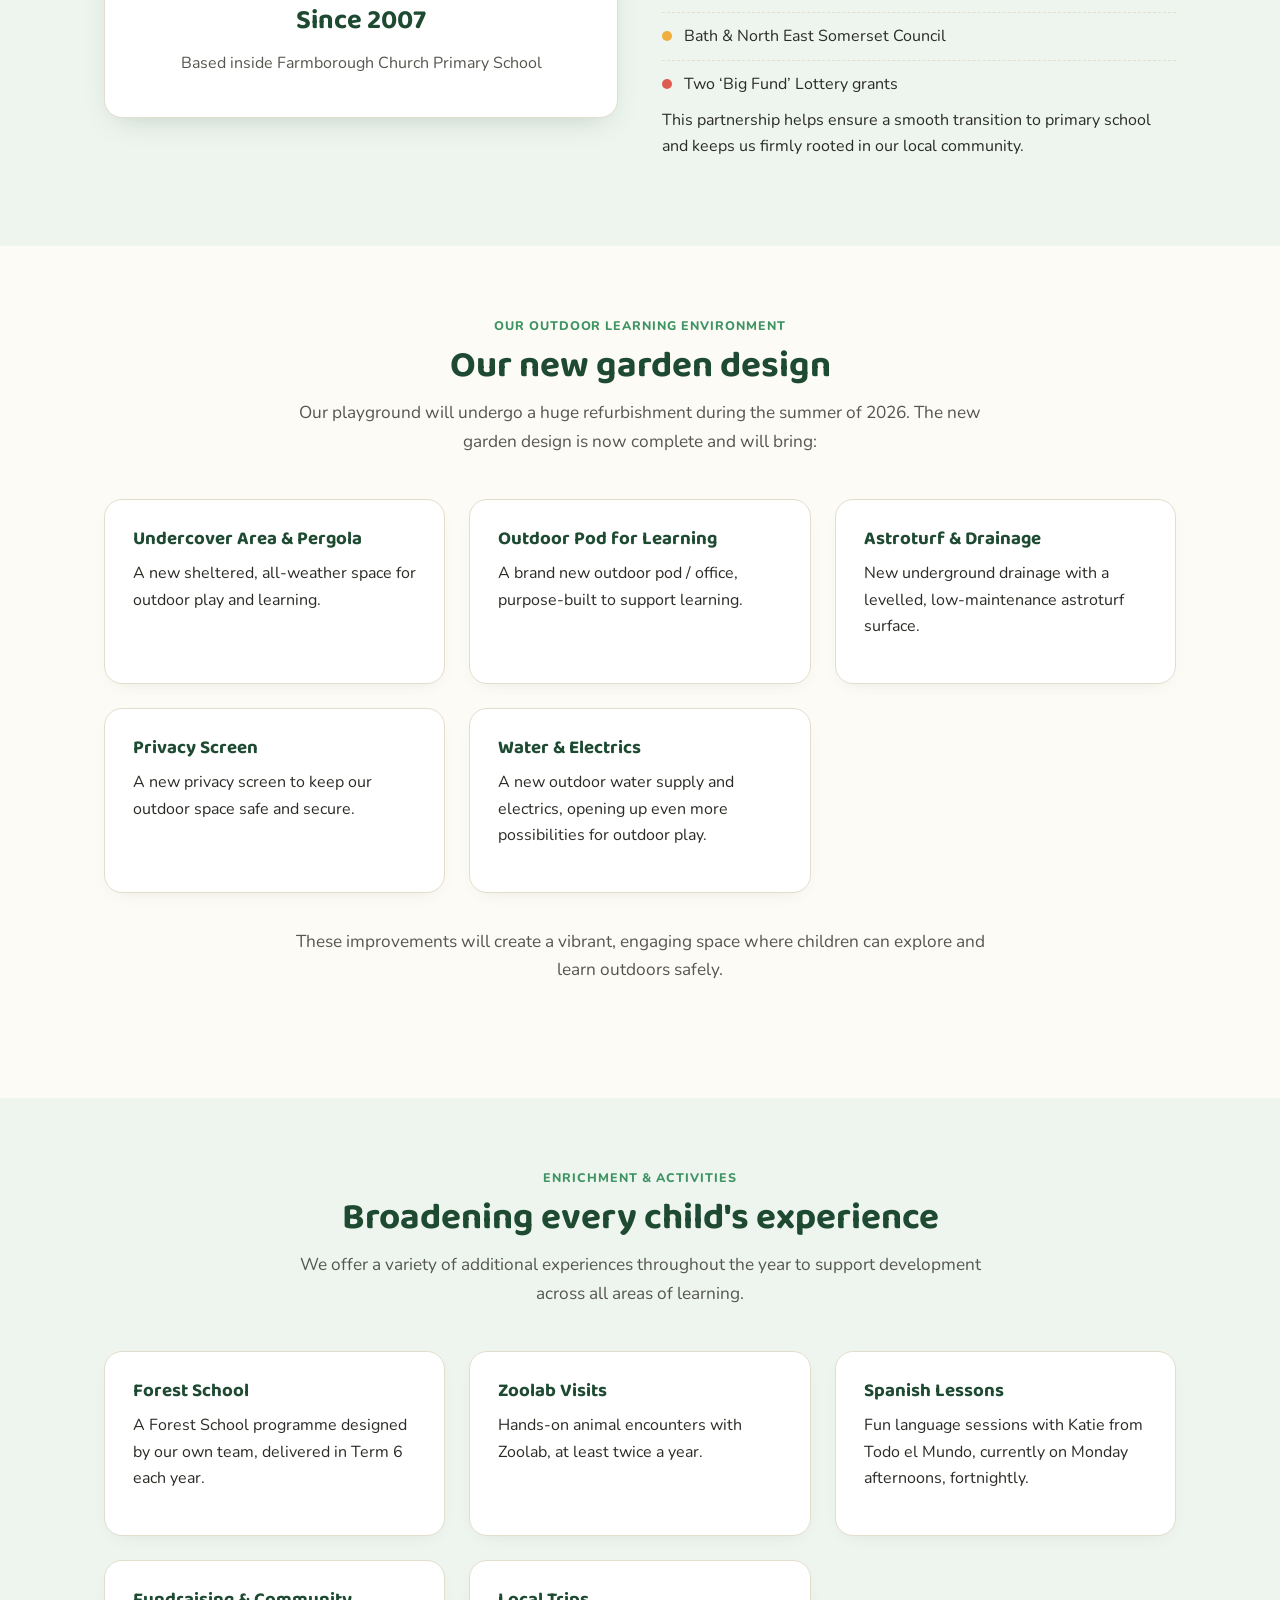
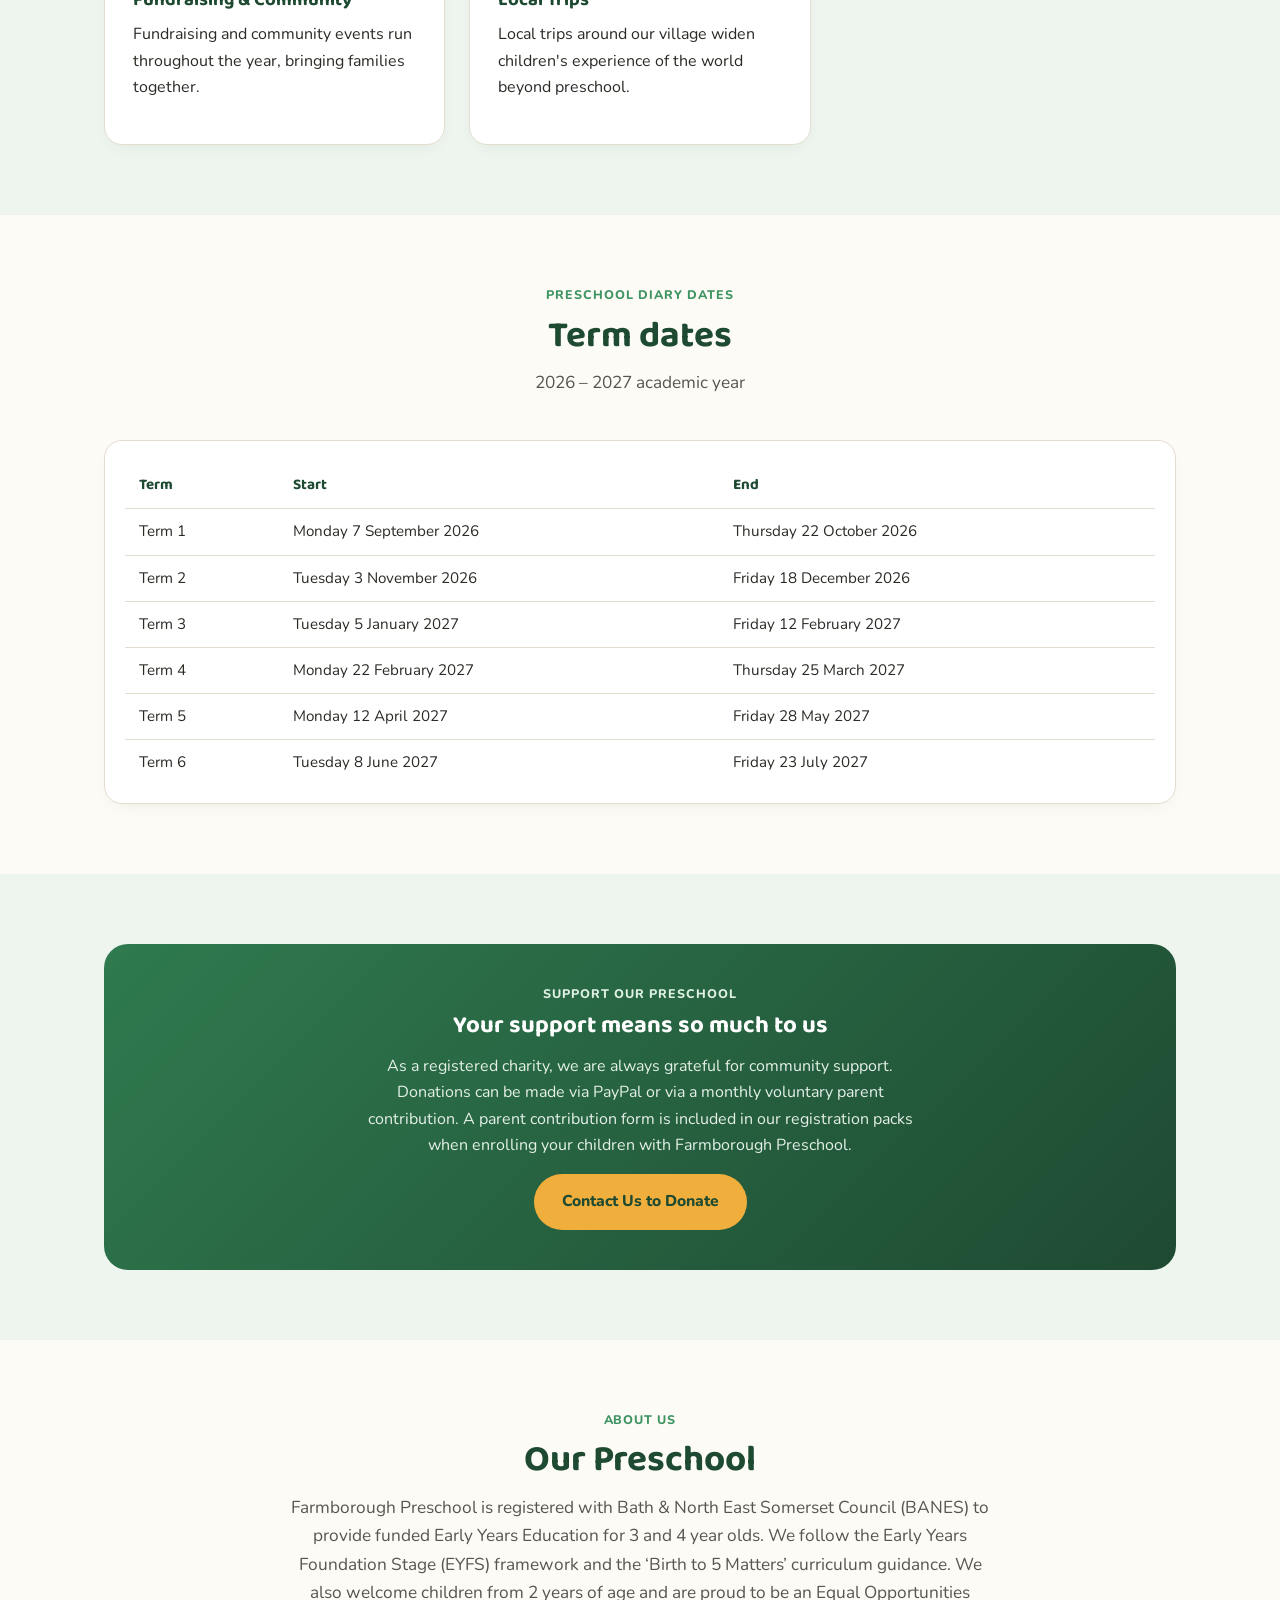
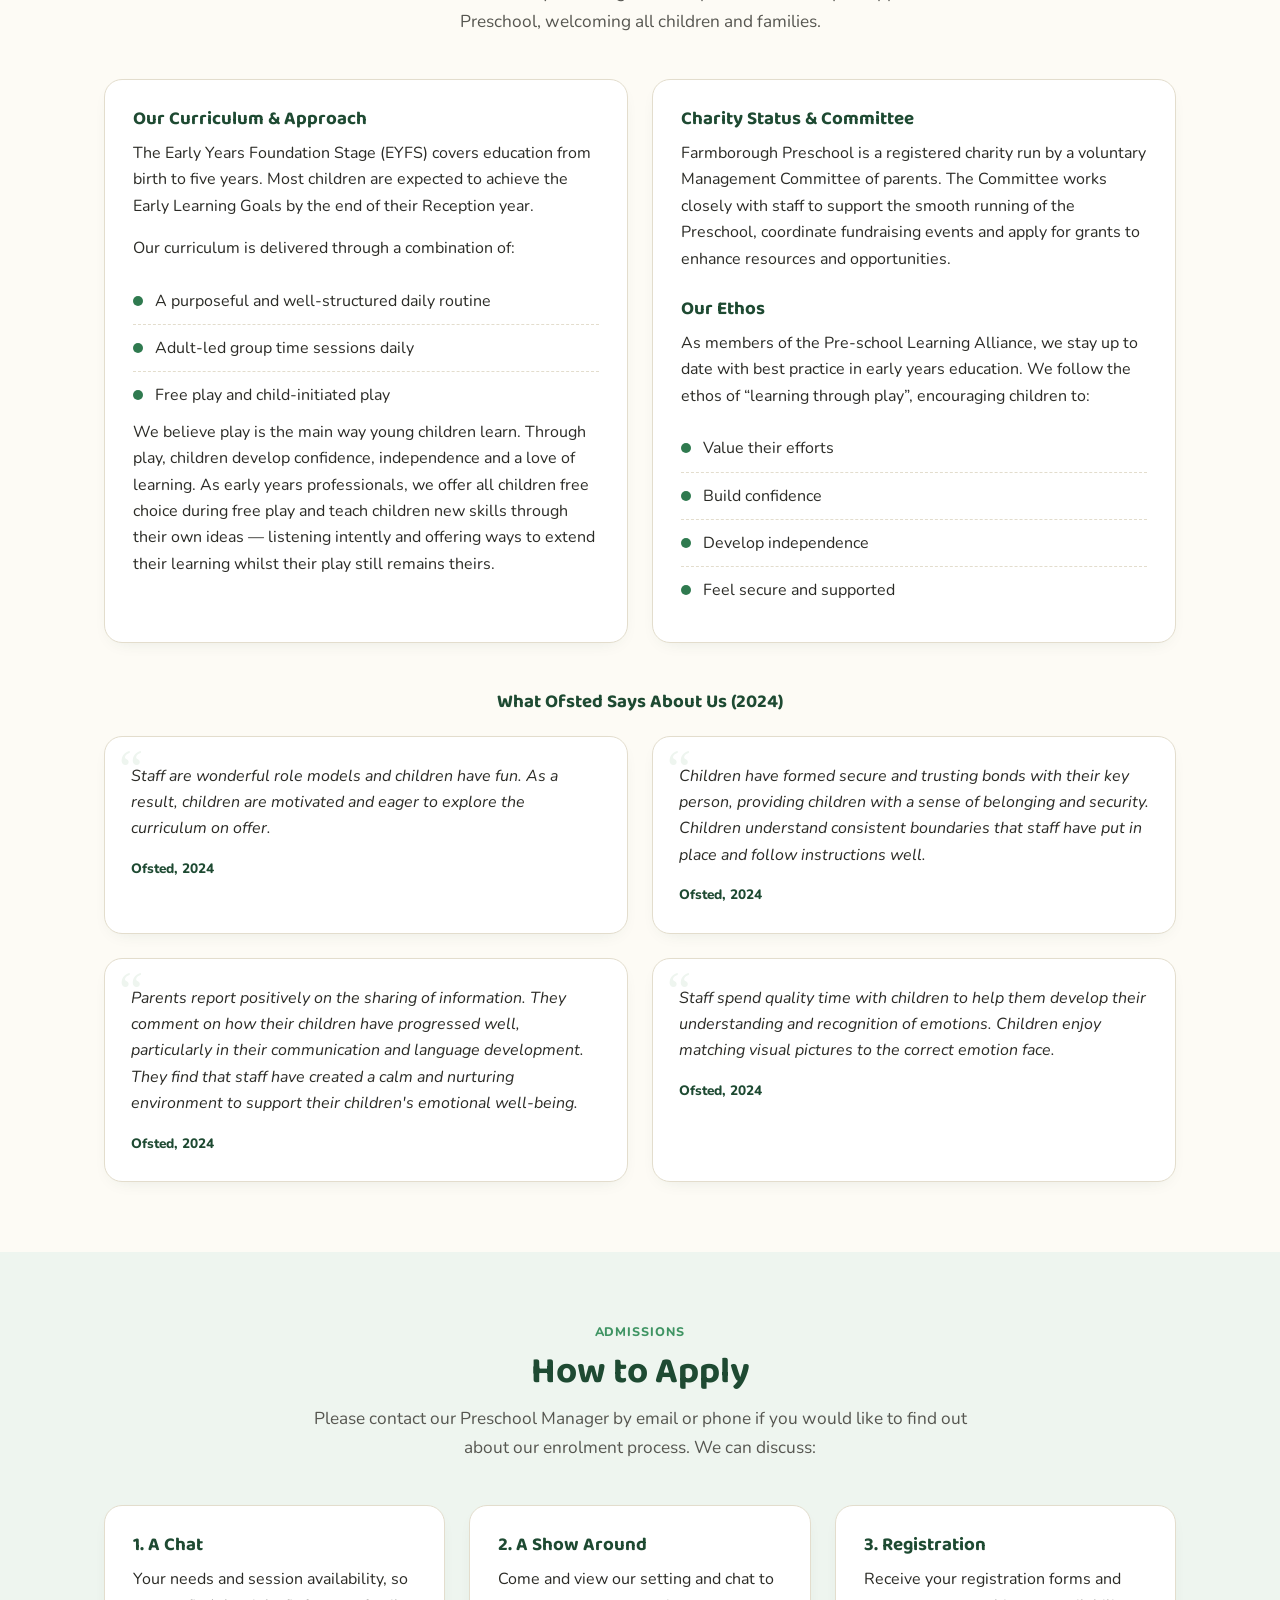
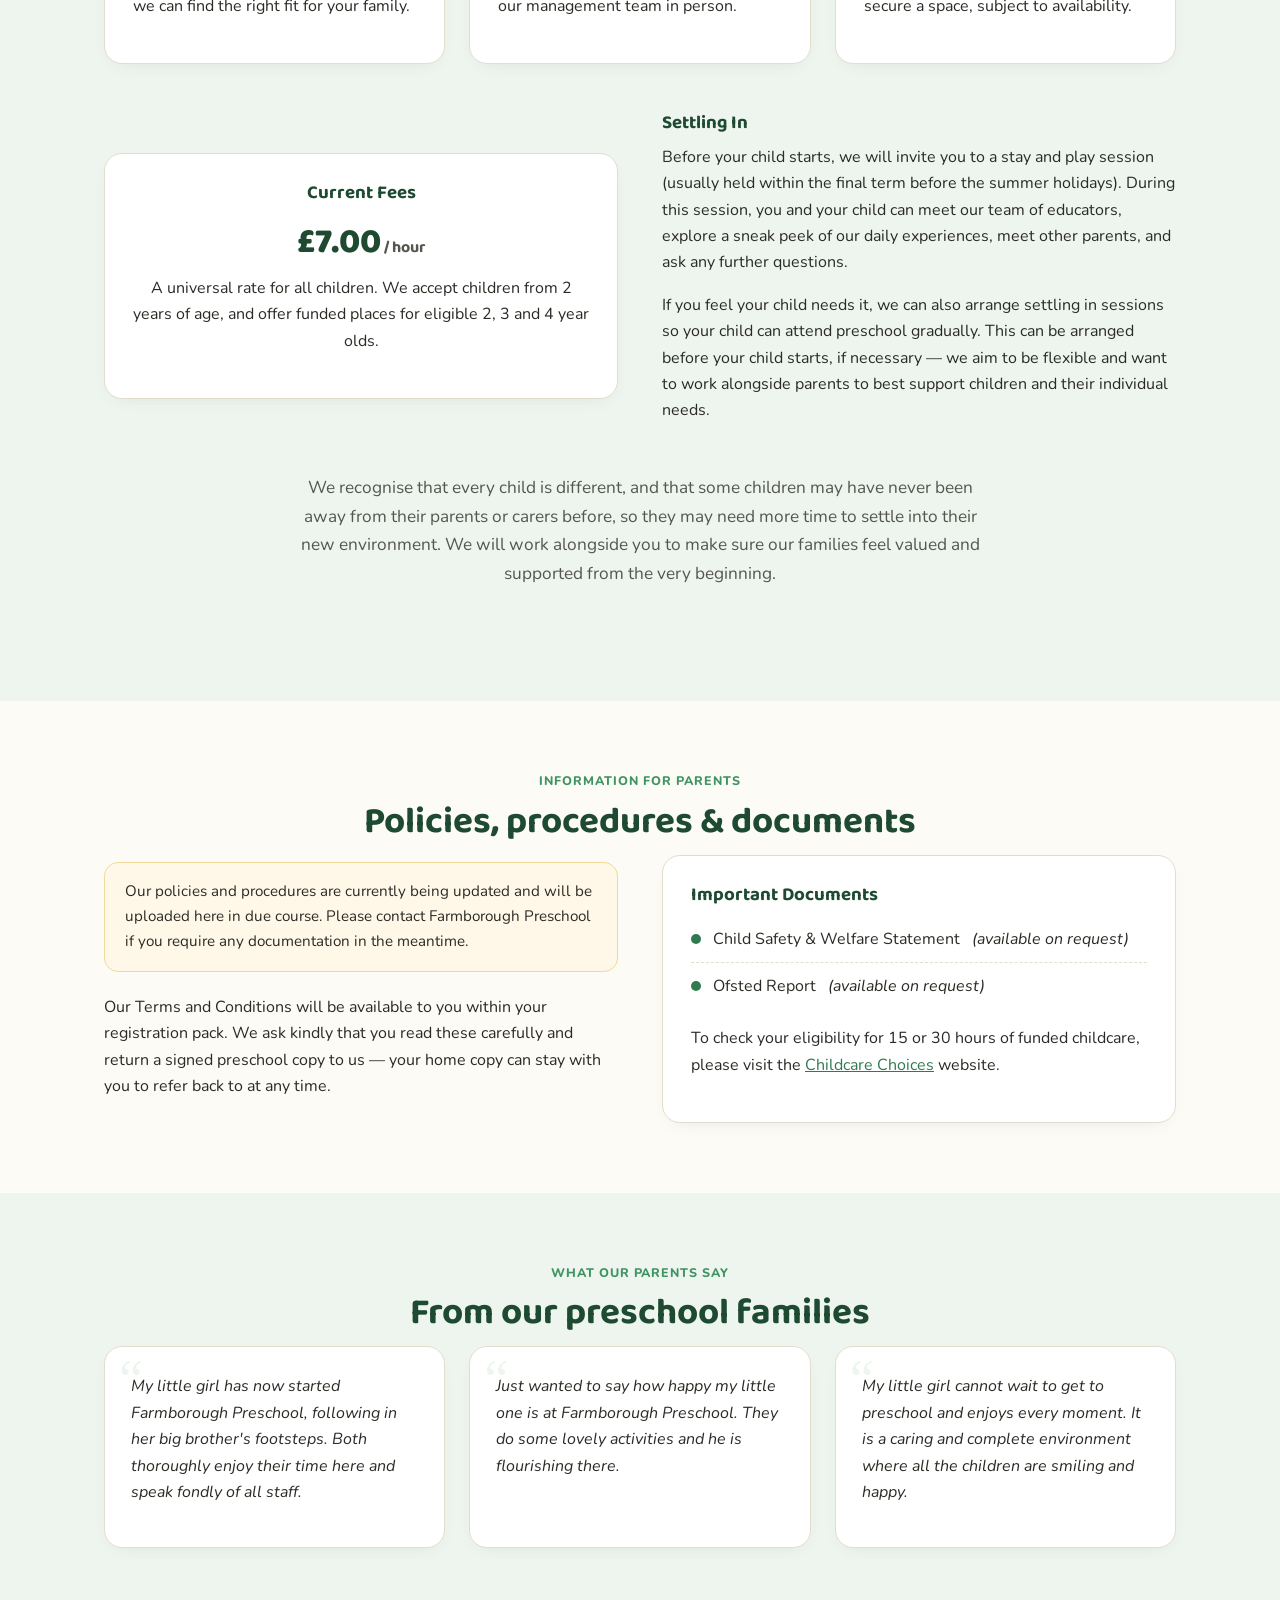
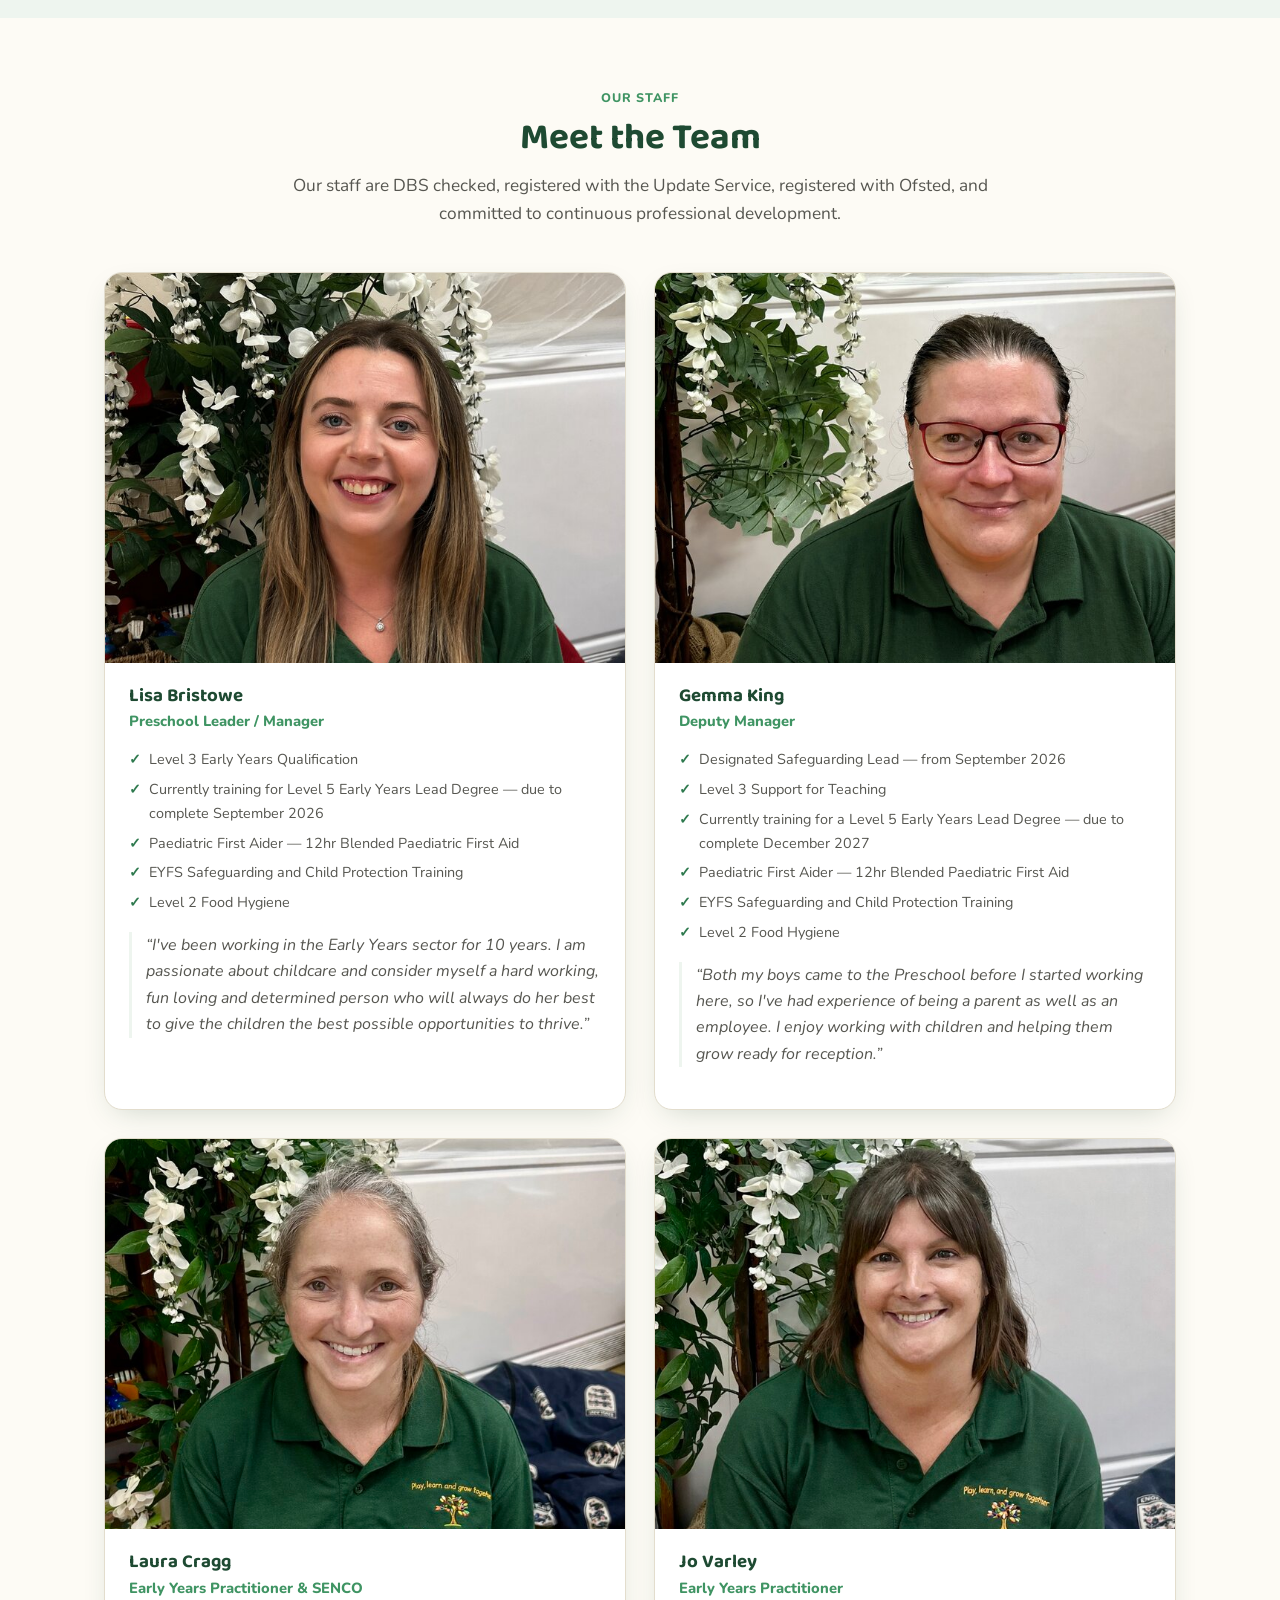
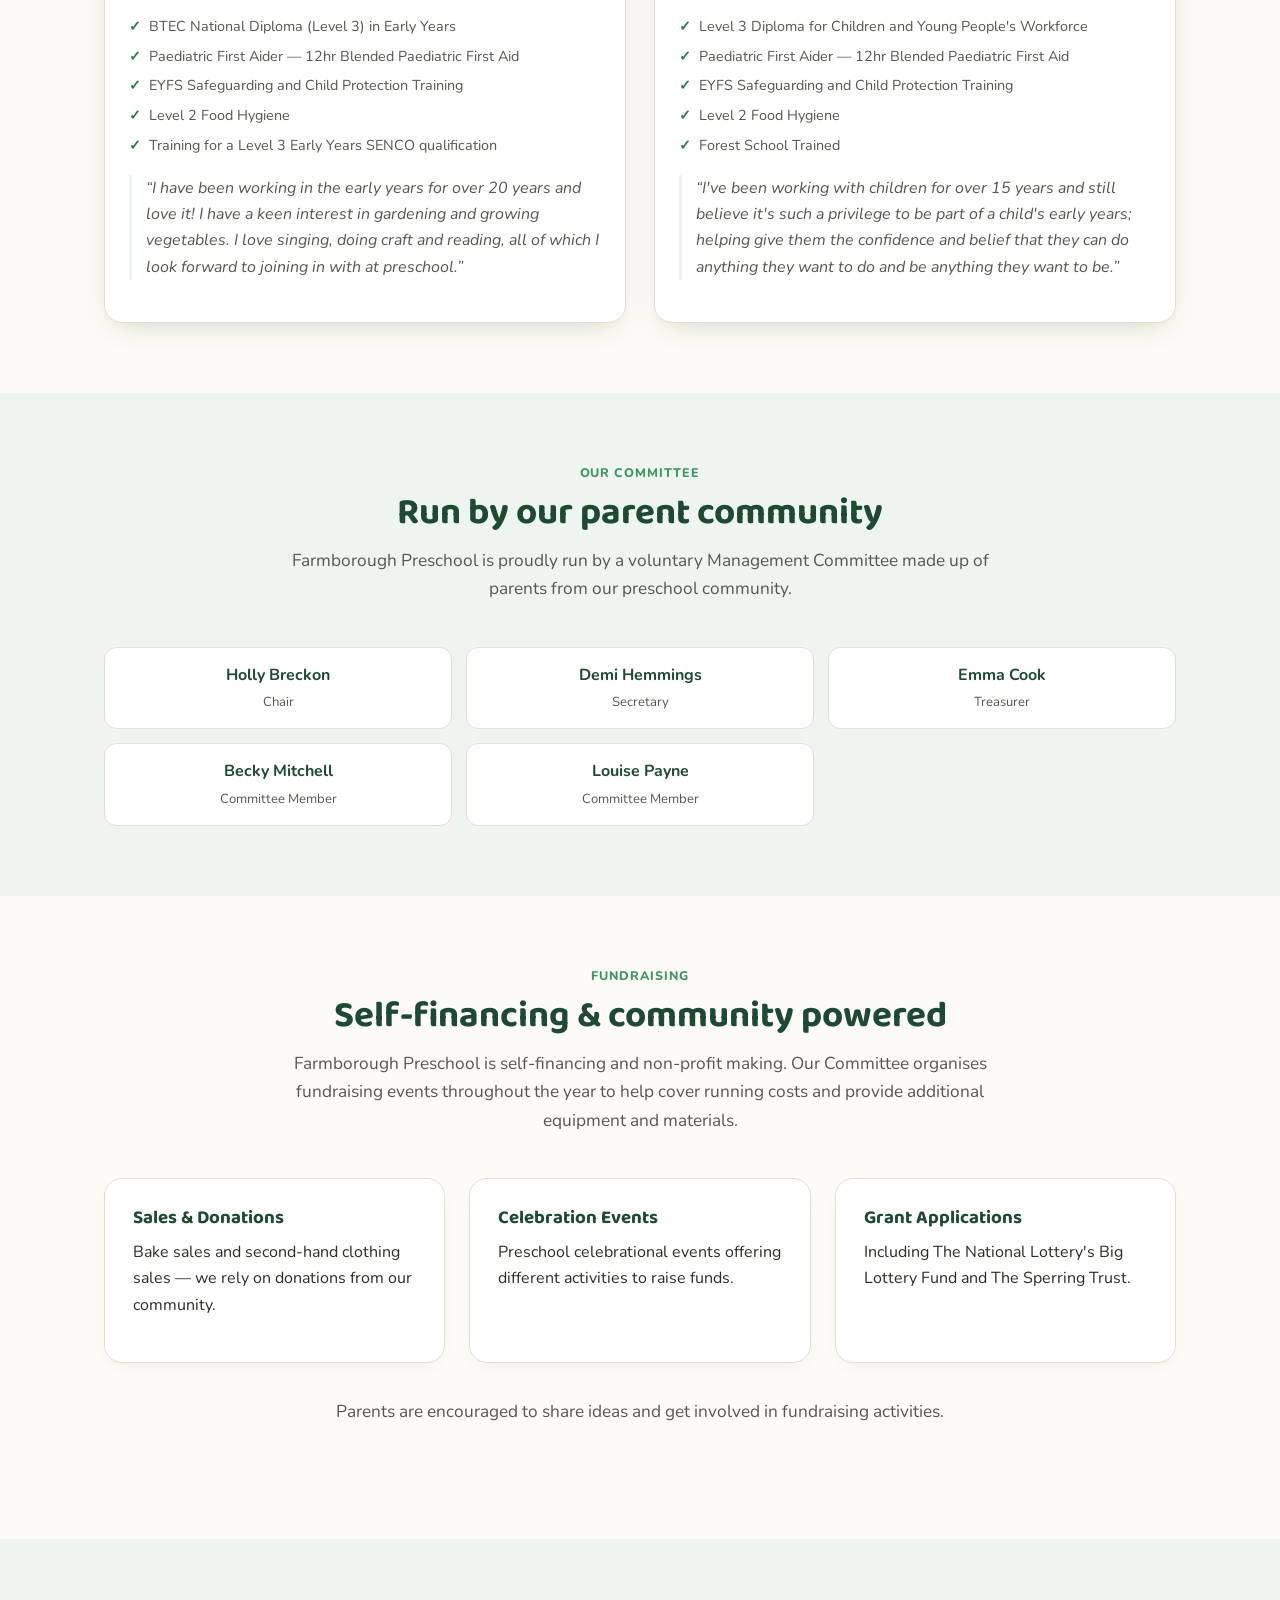
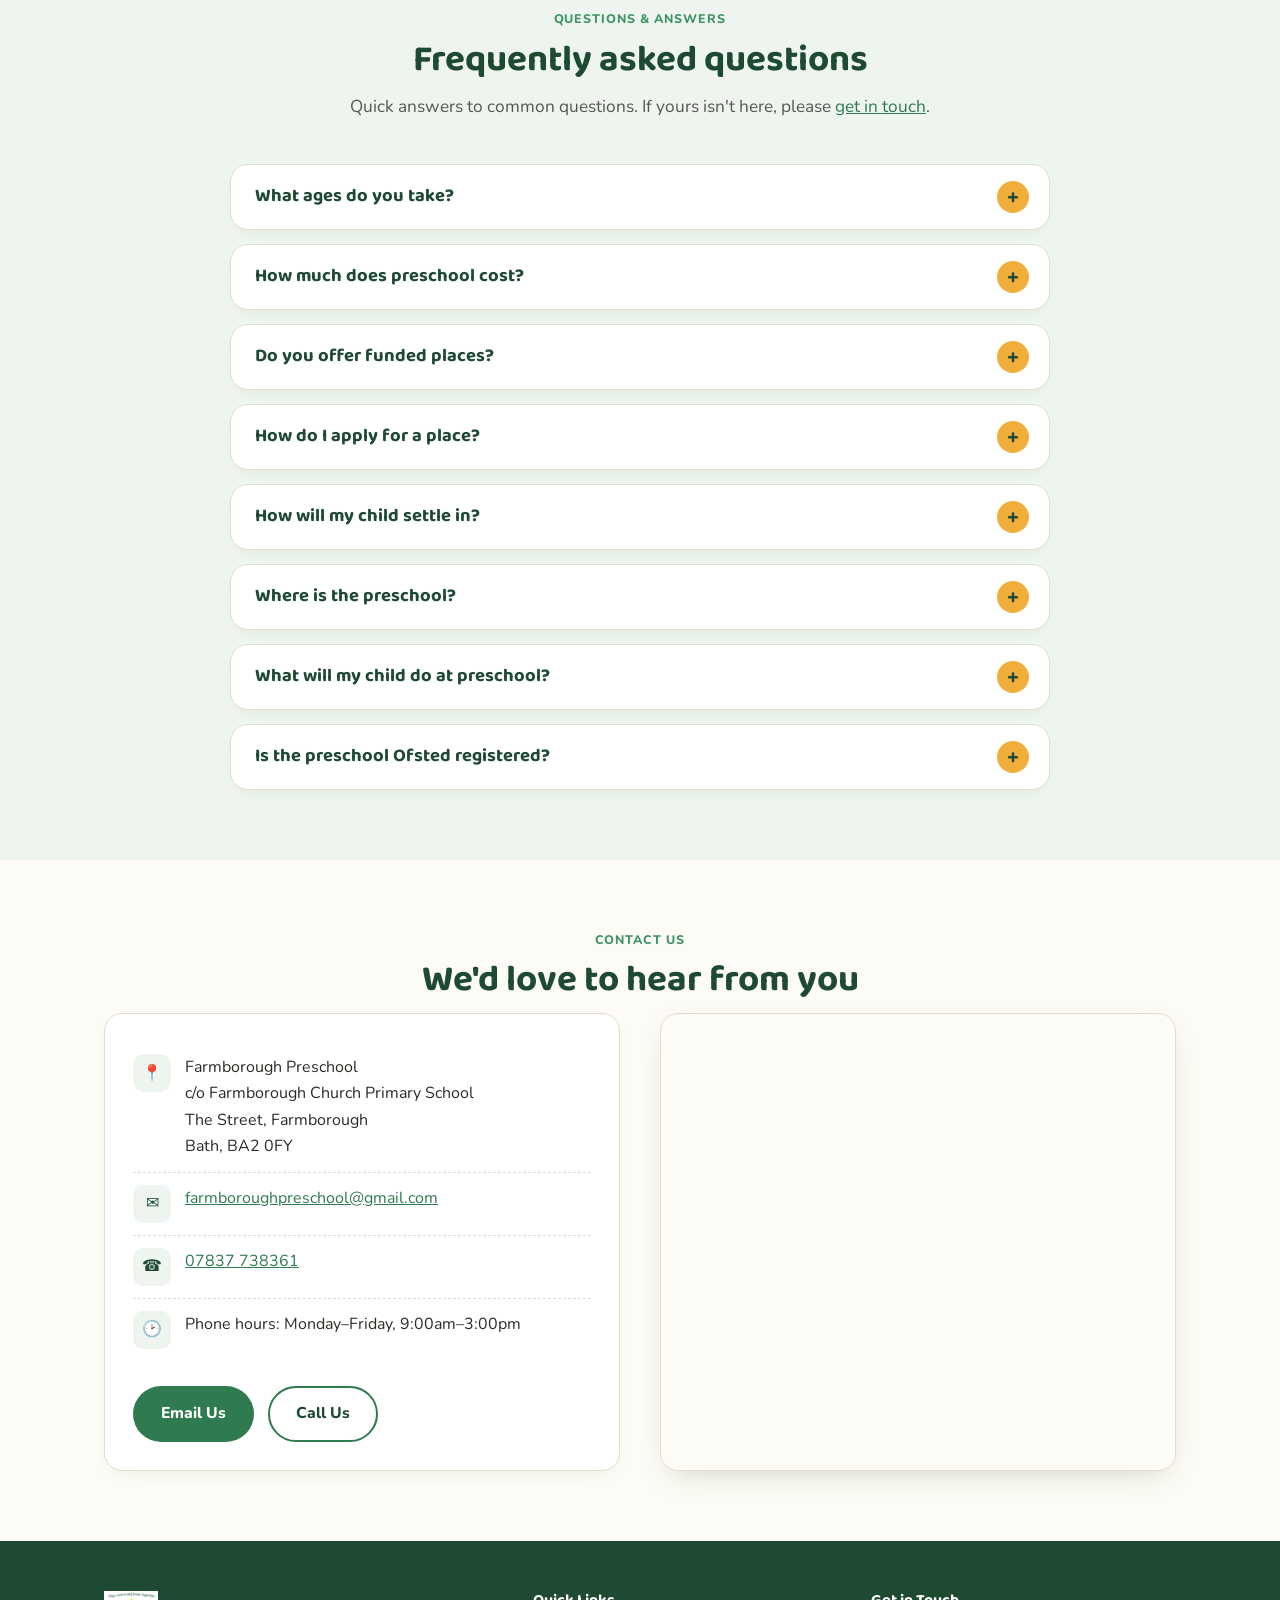
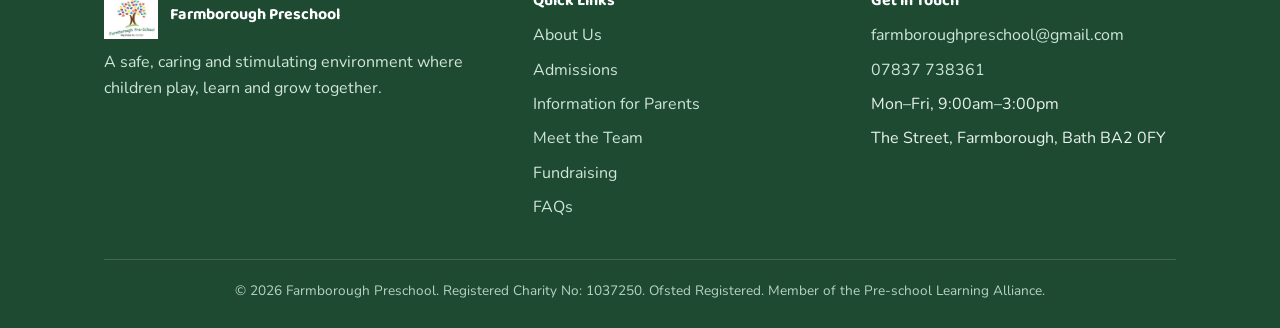
<file: testimonials/index.html>
<!doctype html>
<html lang="en">
<head>
<meta charset="UTF-8">
<title>Farmborough Preschool</title>
<meta name="robots" content="noindex">
<link rel="canonical" href="https://www.farmboroughpreschool.com/">
<meta http-equiv="refresh" content="0; url=/#testimonials">
<script>location.replace('/#testimonials');</script>
</head>
<body>
<p>This page has moved to <a href="/#testimonials">What Our Parents Say</a>.</p>
</body>
</html>
</file>
<file: style.css>
/* Farmborough Preschool — stylesheet */

:root {
  --green-dark: #1e4a32;
  --green: #2f7a4f;
  --green-mid: #3f9463;
  --green-light: #eef5ef;
  --cream: #fdfbf5;
  --white: #ffffff;
  --text: #2b2b26;
  --text-soft: #565650;
  --border: #e3ddcd;
  --yellow: #f0ae3c;
  --red: #dd5c4f;
  --blue: #4a92c2;
  --purple: #9370b3;
  --radius: 18px;
  --shadow: 0 10px 30px -12px rgba(30, 74, 50, 0.25);
  --max: 1120px;
}

* { box-sizing: border-box; }

html { scroll-behavior: smooth; }

body {
  margin: 0;
  font-family: "Nunito", -apple-system, BlinkMacSystemFont, "Segoe UI", sans-serif;
  color: var(--text);
  background: var(--cream);
  line-height: 1.65;
  -webkit-font-smoothing: antialiased;
}

h1, h2, h3, h4 {
  font-family: "Baloo 2", "Nunito", sans-serif;
  color: var(--green-dark);
  line-height: 1.2;
  margin: 0 0 0.5em;
}

h2.section-title {
  font-size: clamp(1.6rem, 3vw, 2.3rem);
  text-align: center;
  margin-bottom: 0.3em;
}

p { margin: 0 0 1em; color: var(--text); }
a { color: var(--green); }
img { max-width: 100%; display: block; }

.eyebrow {
  display: block;
  text-align: center;
  font-weight: 800;
  letter-spacing: 0.08em;
  text-transform: uppercase;
  font-size: 0.78rem;
  color: var(--green-mid);
  margin-bottom: 0.6em;
}

.lede {
  text-align: center;
  max-width: 700px;
  margin: 0 auto 2.5em;
  color: var(--text-soft);
  font-size: 1.08rem;
}

.container { max-width: var(--max); margin: 0 auto; padding: 0 24px; }

/* Skip link */
.skip-link {
  position: absolute; left: -999px; top: 0;
  background: var(--green-dark); color: #fff; padding: 10px 16px;
  z-index: 999; border-radius: 0 0 8px 0;
}
.skip-link:focus { left: 0; }

/* Header */
.site-header {
  position: sticky; top: 0; z-index: 100;
  background: rgba(253, 251, 245, 0.94);
  backdrop-filter: blur(6px);
  border-bottom: 1px solid var(--border);
}
.header-inner {
  display: flex; align-items: center; justify-content: space-between;
  padding: 10px 24px;
  max-width: var(--max); margin: 0 auto;
}
.brand { display: flex; align-items: center; gap: 12px; text-decoration: none; }
.brand img { height: 56px; width: auto; }
.brand-text { display: flex; flex-direction: column; line-height: 1.1; }
.brand-text strong { font-family: "Baloo 2", sans-serif; color: var(--green-dark); font-size: 1.15rem; }
.brand-text span { color: var(--green-mid); font-size: 0.78rem; font-weight: 700; }

nav.main-nav { display: flex; align-items: center; gap: 4px; }
nav.main-nav a {
  color: var(--green-dark); text-decoration: none; font-weight: 700;
  padding: 8px 12px; border-radius: 999px; font-size: 0.92rem;
  white-space: nowrap;
}
nav.main-nav a:hover { background: var(--green-light); }
.nav-cta {
  background: var(--green) !important; color: #fff !important; margin-left: 6px;
}
.nav-cta:hover { background: var(--green-dark) !important; }

.nav-toggle {
  display: none;
  background: none; border: 2px solid var(--green); border-radius: 10px;
  padding: 8px 10px; cursor: pointer;
}
.nav-toggle span { display: block; width: 22px; height: 2px; background: var(--green-dark); margin: 4px 0; }

@media (max-width: 980px) {
  nav.main-nav {
    position: absolute; top: 100%; left: 0; right: 0;
    background: var(--cream); border-bottom: 1px solid var(--border);
    flex-direction: column; align-items: stretch; padding: 8px 16px 16px;
    display: none;
  }
  nav.main-nav.open { display: flex; }
  nav.main-nav a { padding: 12px 10px; border-radius: 10px; }
  .nav-toggle { display: block; }
}

/* Hero */
.hero {
  position: relative;
  background: linear-gradient(160deg, var(--green-dark), var(--green) 70%);
  color: #fff;
  overflow: hidden;
  padding: 70px 0 90px;
}
.hero::after {
  content: "";
  position: absolute; inset: 0;
  background: radial-gradient(circle at 85% 20%, rgba(255,255,255,0.12), transparent 45%),
              radial-gradient(circle at 10% 90%, rgba(255,255,255,0.10), transparent 40%);
}
.hero-inner {
  position: relative; z-index: 1;
  max-width: var(--max); margin: 0 auto; padding: 0 24px;
  display: grid; grid-template-columns: 1.1fr 0.9fr; gap: 40px; align-items: center;
}
@media (max-width: 860px) { .hero-inner { grid-template-columns: 1fr; text-align: center; } }

.hero h1 { color: #fff; font-size: clamp(2.1rem, 4.5vw, 3rem); margin-bottom: 0.35em; }
.hero .tagline { font-size: 1.2rem; opacity: 0.95; margin-bottom: 1.3em; max-width: 520px; }
@media (max-width: 860px) { .hero .tagline { margin-left: auto; margin-right: auto; } }

.badges { display: flex; flex-wrap: wrap; gap: 10px; margin-bottom: 1.6em; }
@media (max-width: 860px) { .badges { justify-content: center; } }
.badge {
  background: rgba(255,255,255,0.14);
  border: 1px solid rgba(255,255,255,0.35);
  color: #fff; font-size: 0.82rem; font-weight: 700;
  padding: 7px 14px; border-radius: 999px;
}

.hero-buttons { display: flex; gap: 14px; flex-wrap: wrap; }
@media (max-width: 860px) { .hero-buttons { justify-content: center; } }

.btn {
  display: inline-flex; align-items: center; gap: 8px;
  padding: 13px 26px; border-radius: 999px; text-decoration: none;
  font-weight: 800; font-size: 0.98rem; border: 2px solid transparent;
  cursor: pointer; transition: transform 0.15s ease, box-shadow 0.15s ease;
}
.btn:hover { transform: translateY(-2px); }
.btn-primary { background: var(--yellow); color: var(--green-dark); }
.btn-primary:hover { box-shadow: 0 8px 20px -6px rgba(240,174,60,0.6); }
.btn-outline { background: transparent; color: #fff; border-color: rgba(255,255,255,0.7); }
.btn-outline:hover { background: rgba(255,255,255,0.12); }
.btn-solid { background: var(--green); color: #fff; }
.btn-solid:hover { box-shadow: 0 8px 20px -6px rgba(47,122,79,0.55); }

.hero-photo {
  border-radius: 24px; overflow: hidden; box-shadow: var(--shadow);
  border: 6px solid rgba(255,255,255,0.25);
}
.hero-photo img { width: 100%; height: 100%; object-fit: cover; aspect-ratio: 4/3; }

.hero-badge-panel {
  background: rgba(255,255,255,0.1);
  border: 1px solid rgba(255,255,255,0.3);
  border-radius: 24px;
  padding: 44px 32px;
  text-align: center;
  color: #fff;
}
.hero-badge-panel svg { margin: 0 auto 14px; display: block; }
.hero-badge-panel strong { display: block; font-family: "Baloo 2", sans-serif; font-size: 2rem; margin-bottom: 6px; }
.hero-badge-panel span { color: #e4f0e8; font-size: 1rem; }

.stat-card {
  background: var(--white); border-radius: var(--radius); padding: 40px 32px;
  text-align: center; box-shadow: var(--shadow); border: 1px solid var(--border);
}
.stat-icon {
  display: inline-flex; align-items: center; justify-content: center;
  width: 56px; height: 56px; border-radius: 16px; margin-bottom: 16px;
}
.stat-card strong { display: block; font-family: "Baloo 2", sans-serif; font-size: 1.7rem; color: var(--green-dark); margin-bottom: 6px; }
.stat-card span { color: var(--text-soft); font-size: 1rem; }

/* Sections */
.section { padding: 70px 0; }
.section.alt { background: var(--green-light); }
.section.tight { padding: 50px 0; }

.two-col {
  display: grid; grid-template-columns: 1fr 1fr; gap: 44px; align-items: center;
}
@media (max-width: 860px) { .two-col { grid-template-columns: 1fr; } }
.two-col img { border-radius: var(--radius); box-shadow: var(--shadow); }

.card {
  background: var(--white); border-radius: var(--radius);
  padding: 28px; box-shadow: 0 6px 20px -12px rgba(30,74,50,0.18);
  border: 1px solid var(--border);
}

.grid-3 { display: grid; grid-template-columns: repeat(3, 1fr); gap: 24px; }
.grid-2 { display: grid; grid-template-columns: repeat(2, 1fr); gap: 24px; }
@media (max-width: 900px) { .grid-3 { grid-template-columns: 1fr; } .grid-2 { grid-template-columns: 1fr; } }

.icon-list { list-style: none; margin: 0; padding: 0; }
.icon-list li {
  display: flex; gap: 12px; align-items: flex-start;
  padding: 10px 0; border-bottom: 1px dashed var(--border);
}
.icon-list li:last-child { border-bottom: none; }
.icon-list .dot {
  flex: none; width: 10px; height: 10px; border-radius: 50%;
  margin-top: 8px; background: var(--green);
}
.icon-list.multicolor li:nth-child(6n+1) .dot { background: var(--green); }
.icon-list.multicolor li:nth-child(6n+2) .dot { background: var(--yellow); }
.icon-list.multicolor li:nth-child(6n+3) .dot { background: var(--red); }
.icon-list.multicolor li:nth-child(6n+4) .dot { background: var(--blue); }
.icon-list.multicolor li:nth-child(6n+5) .dot { background: var(--purple); }
.icon-list.multicolor li:nth-child(6n+6) .dot { background: var(--green-mid); }

.term-table { width: 100%; border-collapse: collapse; margin-top: 14px; }
.term-table th, .term-table td {
  text-align: left; padding: 10px 14px; border-bottom: 1px solid var(--border);
  font-size: 0.95rem;
}
.term-table th { color: var(--green-dark); font-family: "Baloo 2", sans-serif; }
.term-table tr:last-child td { border-bottom: none; }
.dates-wrap {
  overflow-x: auto; background: var(--white); border-radius: var(--radius);
  padding: 8px 20px 18px; box-shadow: 0 6px 20px -12px rgba(30,74,50,0.18); border: 1px solid var(--border);
}

.quote-card {
  background: var(--white); border-radius: var(--radius); padding: 26px;
  box-shadow: 0 6px 20px -12px rgba(30,74,50,0.18); border: 1px solid var(--border);
  position: relative;
}
.quote-card::before {
  content: "\201C"; font-family: Georgia, serif; font-size: 3.4rem; color: var(--green-light);
  position: absolute; top: 6px; left: 14px; line-height: 1;
}
.quote-card p { position: relative; z-index: 1; font-style: italic; color: var(--text); }
.quote-source { font-weight: 800; color: var(--green-dark); font-style: normal !important; display: block; margin-top: 10px; font-size: 0.85rem; }

.staff-grid { display: grid; grid-template-columns: repeat(2, 1fr); gap: 28px; }
@media (max-width: 760px) { .staff-grid { grid-template-columns: 1fr; } }
.staff-card { background: var(--white); border-radius: var(--radius); overflow: hidden; box-shadow: var(--shadow); border: 1px solid var(--border); }
.staff-photo { aspect-ratio: 4/3; overflow: hidden; }
.staff-photo img { width: 100%; height: 100%; object-fit: cover; }
.staff-body { padding: 22px 24px 26px; }
.staff-body h3 { margin-bottom: 0.1em; }
.staff-role { color: var(--green-mid); font-weight: 800; font-size: 0.92rem; margin-bottom: 12px; }
.staff-quals { list-style: none; margin: 0 0 14px; padding: 0; font-size: 0.9rem; color: var(--text-soft); }
.staff-quals li { padding: 3px 0; padding-left: 20px; position: relative; }
.staff-quals li::before { content: "\2713"; position: absolute; left: 0; color: var(--green); font-weight: 800; }
.staff-bio { font-style: italic; color: var(--text-soft); border-left: 3px solid var(--green-light); padding-left: 14px; }

.committee-grid {
  display: grid; grid-template-columns: repeat(3, 1fr); gap: 14px;
}
@media (max-width: 760px) { .committee-grid { grid-template-columns: 1fr 1fr; } }
@media (max-width: 500px) { .committee-grid { grid-template-columns: 1fr; } }
.committee-item {
  background: var(--white); border: 1px solid var(--border); border-radius: 12px;
  padding: 14px 16px; text-align: center;
}
.committee-item strong { display: block; color: var(--green-dark); }
.committee-item span { font-size: 0.82rem; color: var(--text-soft); }

.info-note {
  background: #fff8e8; border: 1px solid #f0d99a; border-radius: 14px;
  padding: 16px 20px; font-size: 0.95rem;
}

.contact-grid { display: grid; grid-template-columns: 1fr 1fr; gap: 40px; }
@media (max-width: 860px) { .contact-grid { grid-template-columns: 1fr; } }
.contact-list { list-style: none; margin: 0; padding: 0; }
.contact-list li { display: flex; gap: 14px; padding: 12px 0; border-bottom: 1px dashed var(--border); }
.contact-list li:last-child { border-bottom: none; }
.contact-list .ic {
  flex: none; width: 38px; height: 38px; border-radius: 10px;
  background: var(--green-light); color: var(--green-dark);
  display: flex; align-items: center; justify-content: center;
}
.map-embed { border-radius: var(--radius); overflow: hidden; box-shadow: var(--shadow); border: 1px solid var(--border); min-height: 320px; }
.map-embed iframe { width: 100%; height: 100%; min-height: 320px; border: 0; display: block; }

footer.site-footer {
  background: var(--green-dark); color: #eaf3ec; padding: 50px 0 26px;
}
.footer-grid { display: grid; grid-template-columns: 1.3fr 1fr 1fr; gap: 32px; margin-bottom: 30px; }
@media (max-width: 760px) { .footer-grid { grid-template-columns: 1fr; } }
.footer-brand { display: flex; align-items: center; gap: 12px; margin-bottom: 10px; }
.footer-brand img { height: 48px; }
footer.site-footer h4 { color: #fff; font-size: 1rem; margin-bottom: 12px; }
footer.site-footer a { color: #cfe6d8; text-decoration: none; }
footer.site-footer a:hover { text-decoration: underline; }
footer.site-footer ul { list-style: none; margin: 0; padding: 0; }
footer.site-footer li { margin-bottom: 8px; }
.footer-bottom {
  border-top: 1px solid rgba(255,255,255,0.15); padding-top: 20px;
  font-size: 0.85rem; color: #b9d3c3; text-align: center;
}

.charity-strip {
  display: flex; flex-wrap: wrap; justify-content: center; gap: 10px 26px;
  padding: 16px 0; font-size: 0.85rem; font-weight: 700; color: var(--green-dark);
}
.charity-strip span { display: flex; align-items: center; gap: 6px; }

.anchor-offset { scroll-margin-top: 90px; }

.donate-card {
  background: linear-gradient(135deg, var(--green), var(--green-dark));
  color: #fff; border-radius: 24px; padding: 40px; text-align: center;
}
.donate-card h2 { color: #fff; }
.donate-card p { color: #e4f0e8; max-width: 560px; margin-left: auto; margin-right: auto; }

/* FAQ */
.faq-list { max-width: 820px; margin: 0 auto; display: grid; gap: 14px; }
.faq-item {
  background: var(--white); border: 1px solid var(--border); border-radius: var(--radius);
  box-shadow: 0 6px 20px -12px rgba(30,74,50,0.18);
}
.faq-item summary {
  list-style: none; cursor: pointer; position: relative;
  padding: 20px 66px 20px 24px;
  font-family: "Baloo 2", "Nunito", sans-serif; font-weight: 700; font-size: 1.15rem;
  line-height: 1.3; color: var(--green-dark);
}
.faq-item summary::-webkit-details-marker { display: none; }
.faq-item summary::after {
  content: "+"; position: absolute; right: 20px; top: 50%; transform: translateY(-50%);
  width: 32px; height: 32px; border-radius: 50%; background: var(--yellow); color: var(--green-dark);
  font-family: "Nunito", sans-serif; font-weight: 900; font-size: 1.25rem; line-height: 32px; text-align: center;
}
.faq-item[open] summary::after { content: "\2212"; }
.faq-item summary:focus-visible { outline: 3px solid var(--blue); outline-offset: 3px; border-radius: var(--radius); }
.faq-answer { padding: 0 24px 22px; }
.faq-answer p { margin: 0; }
@media (max-width: 500px) {
  .faq-item summary { padding: 18px 58px 18px 18px; font-size: 1.05rem; }
  .faq-item summary::after { right: 16px; }
  .faq-answer { padding: 0 18px 18px; }
}
</file>
